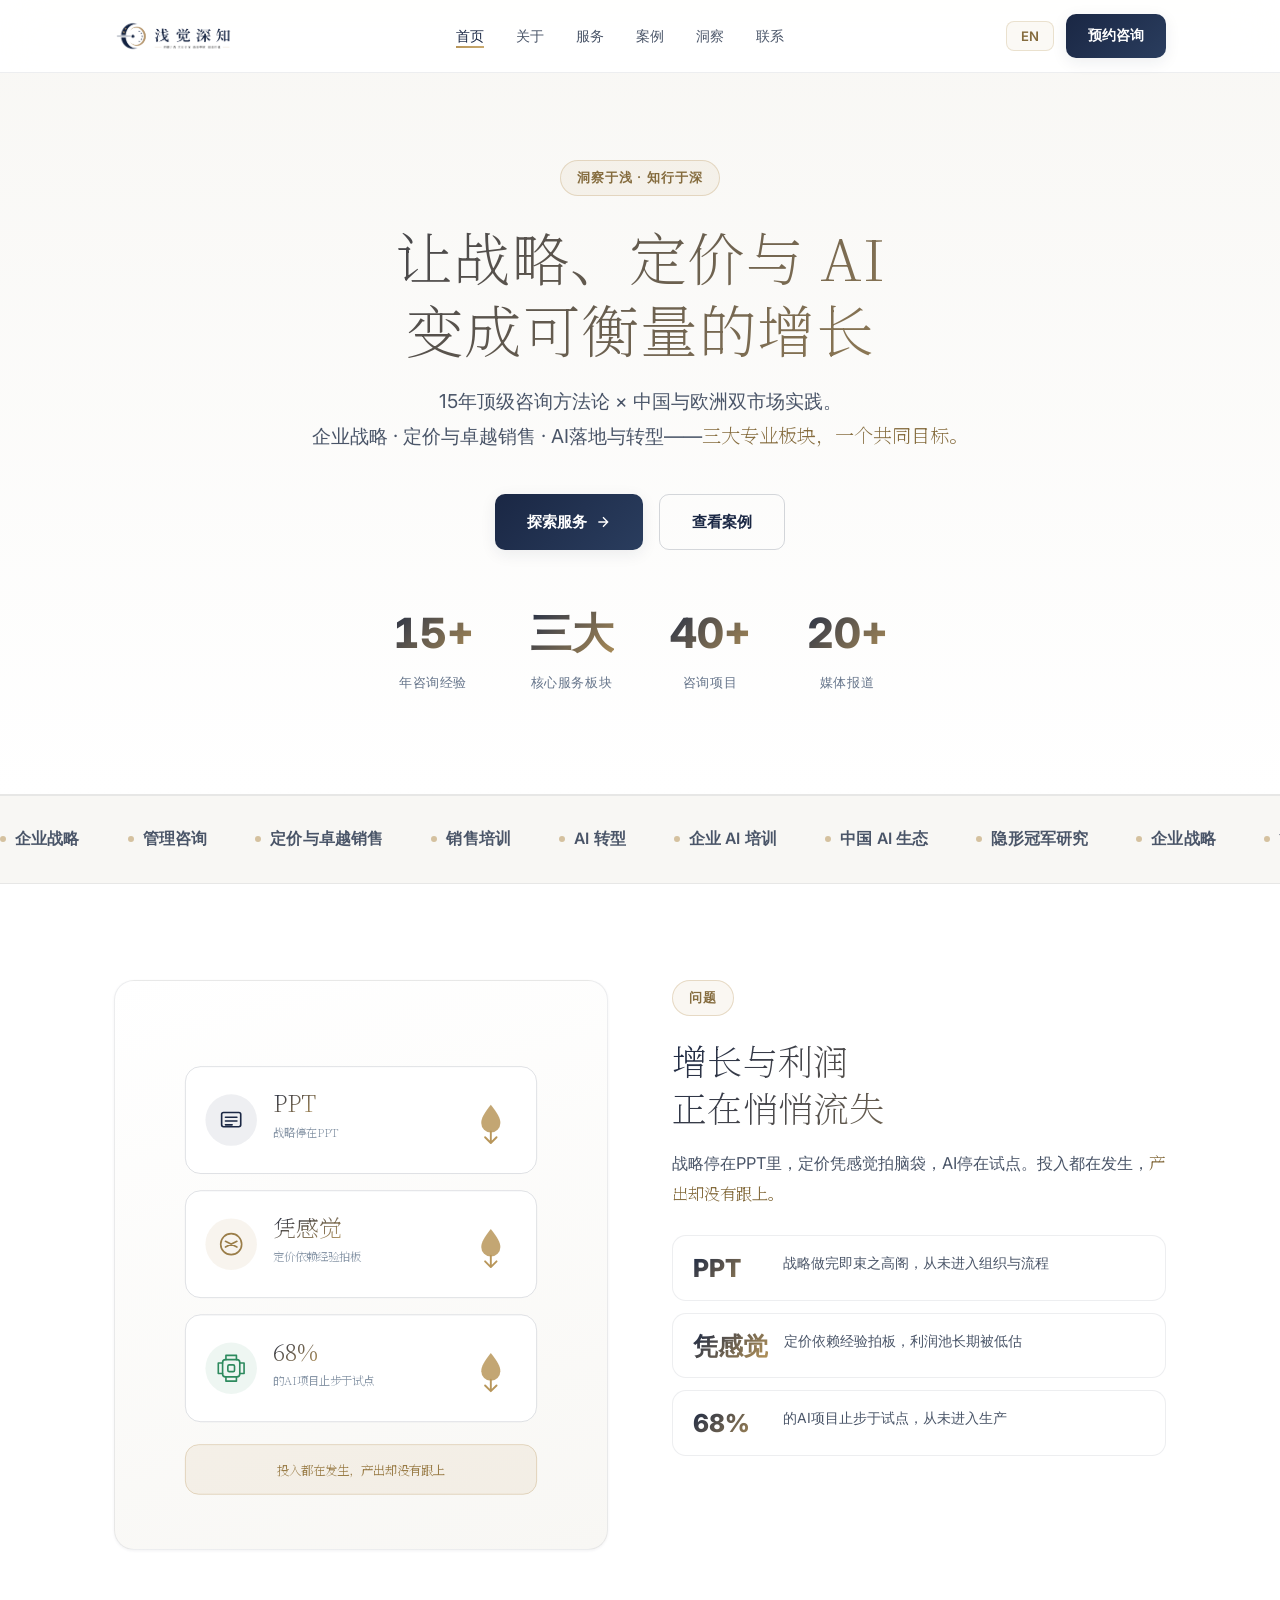
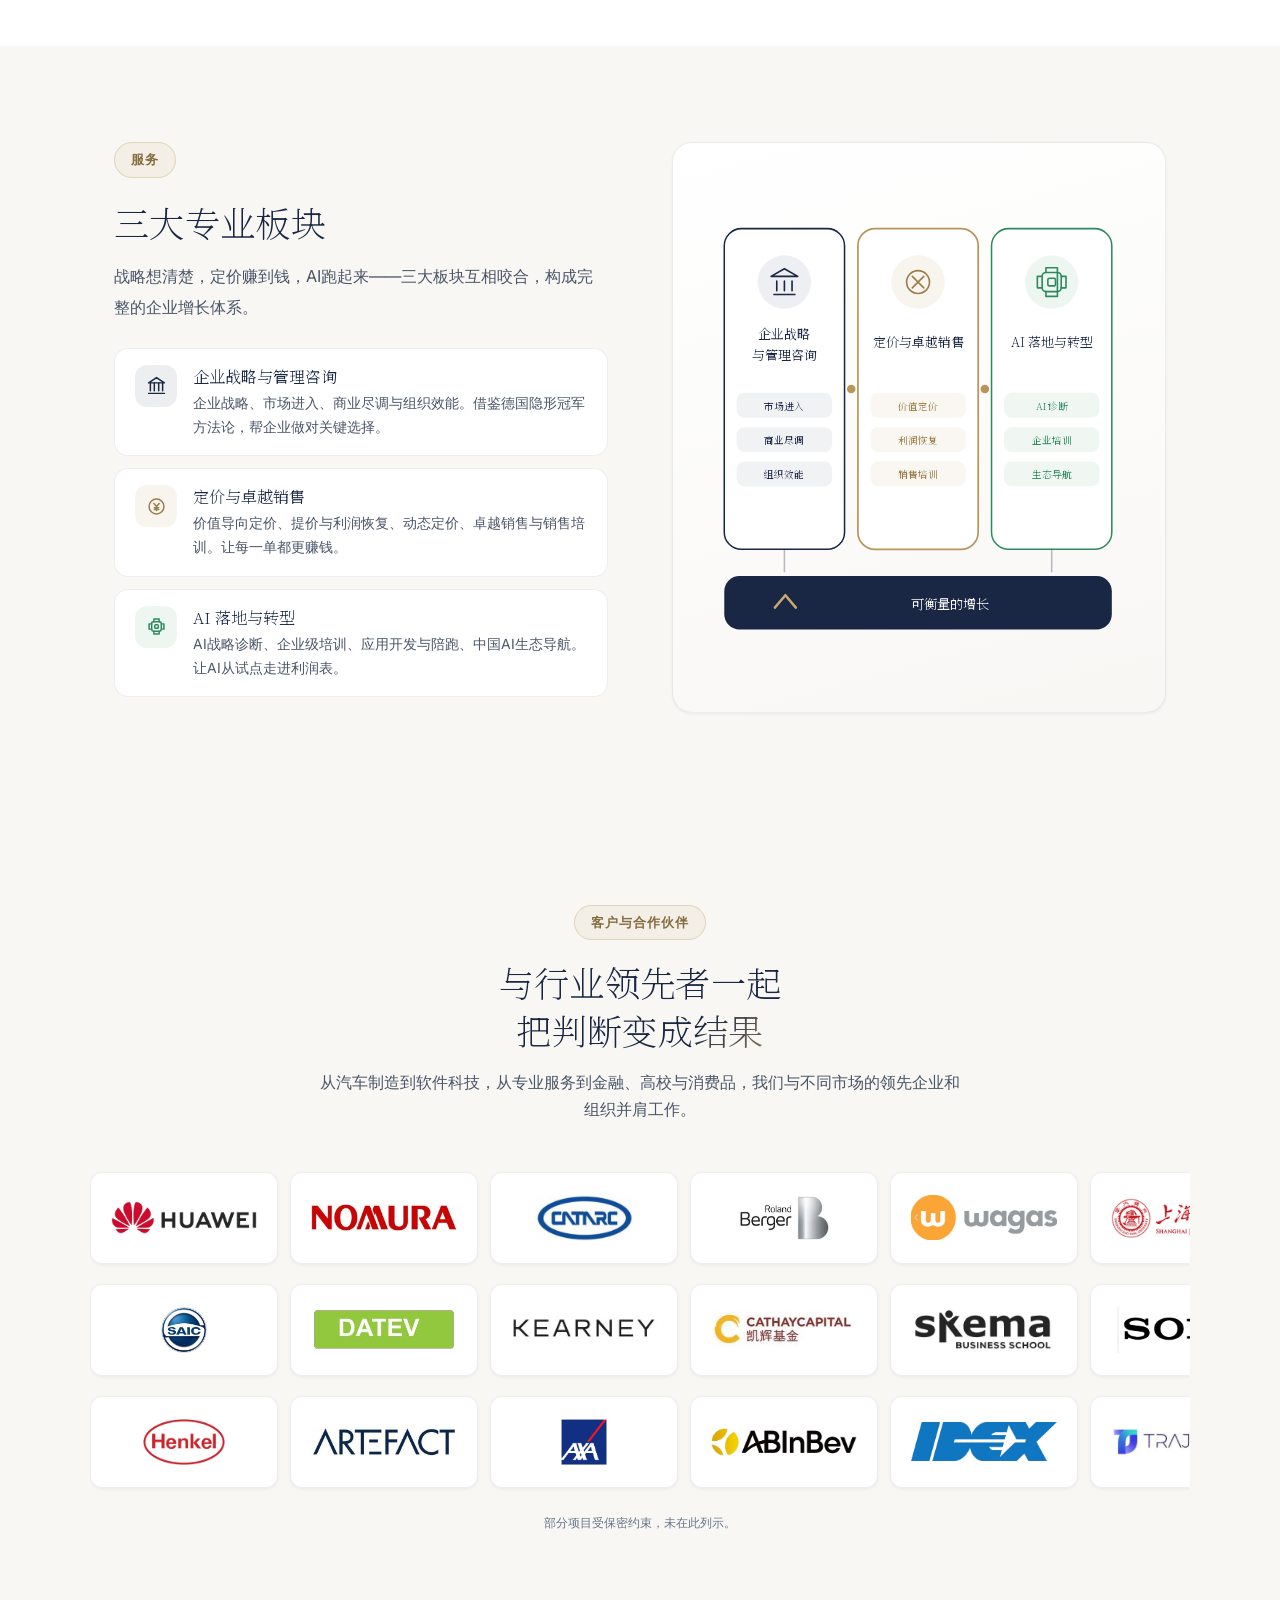
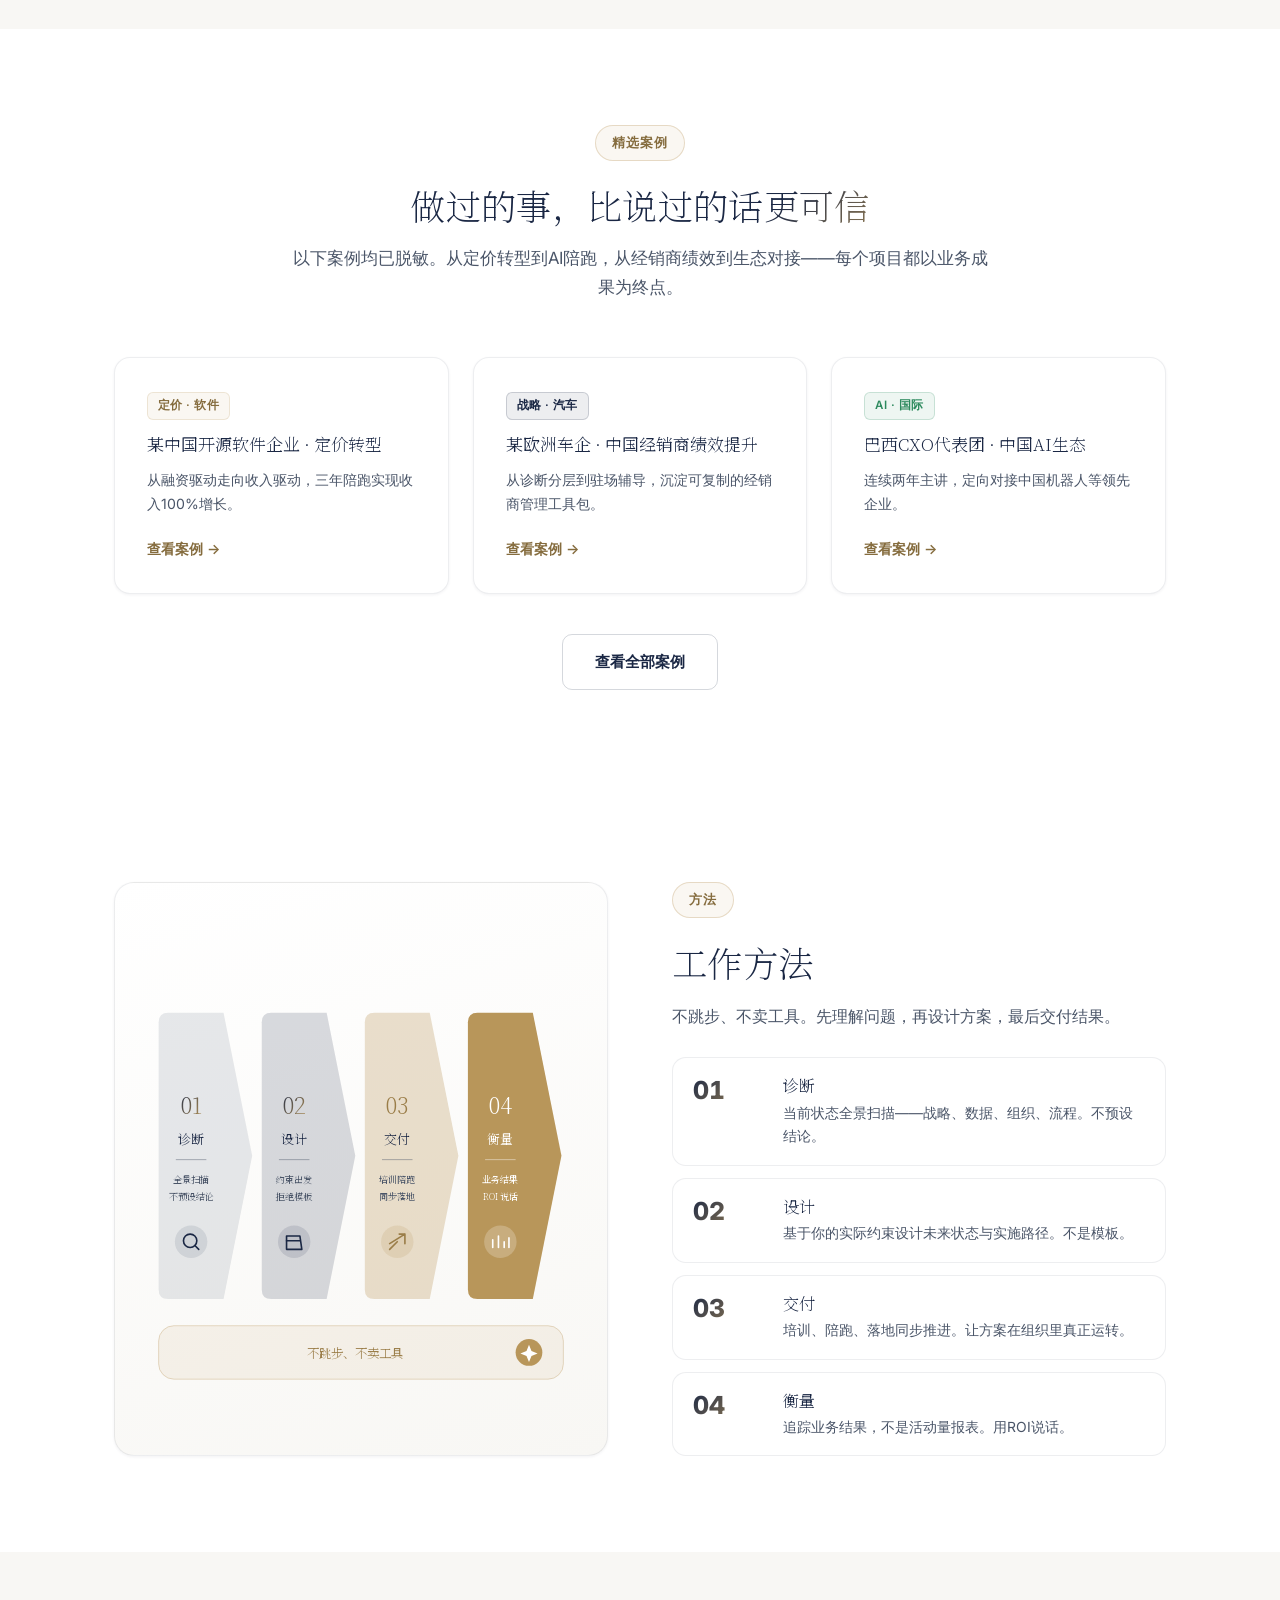
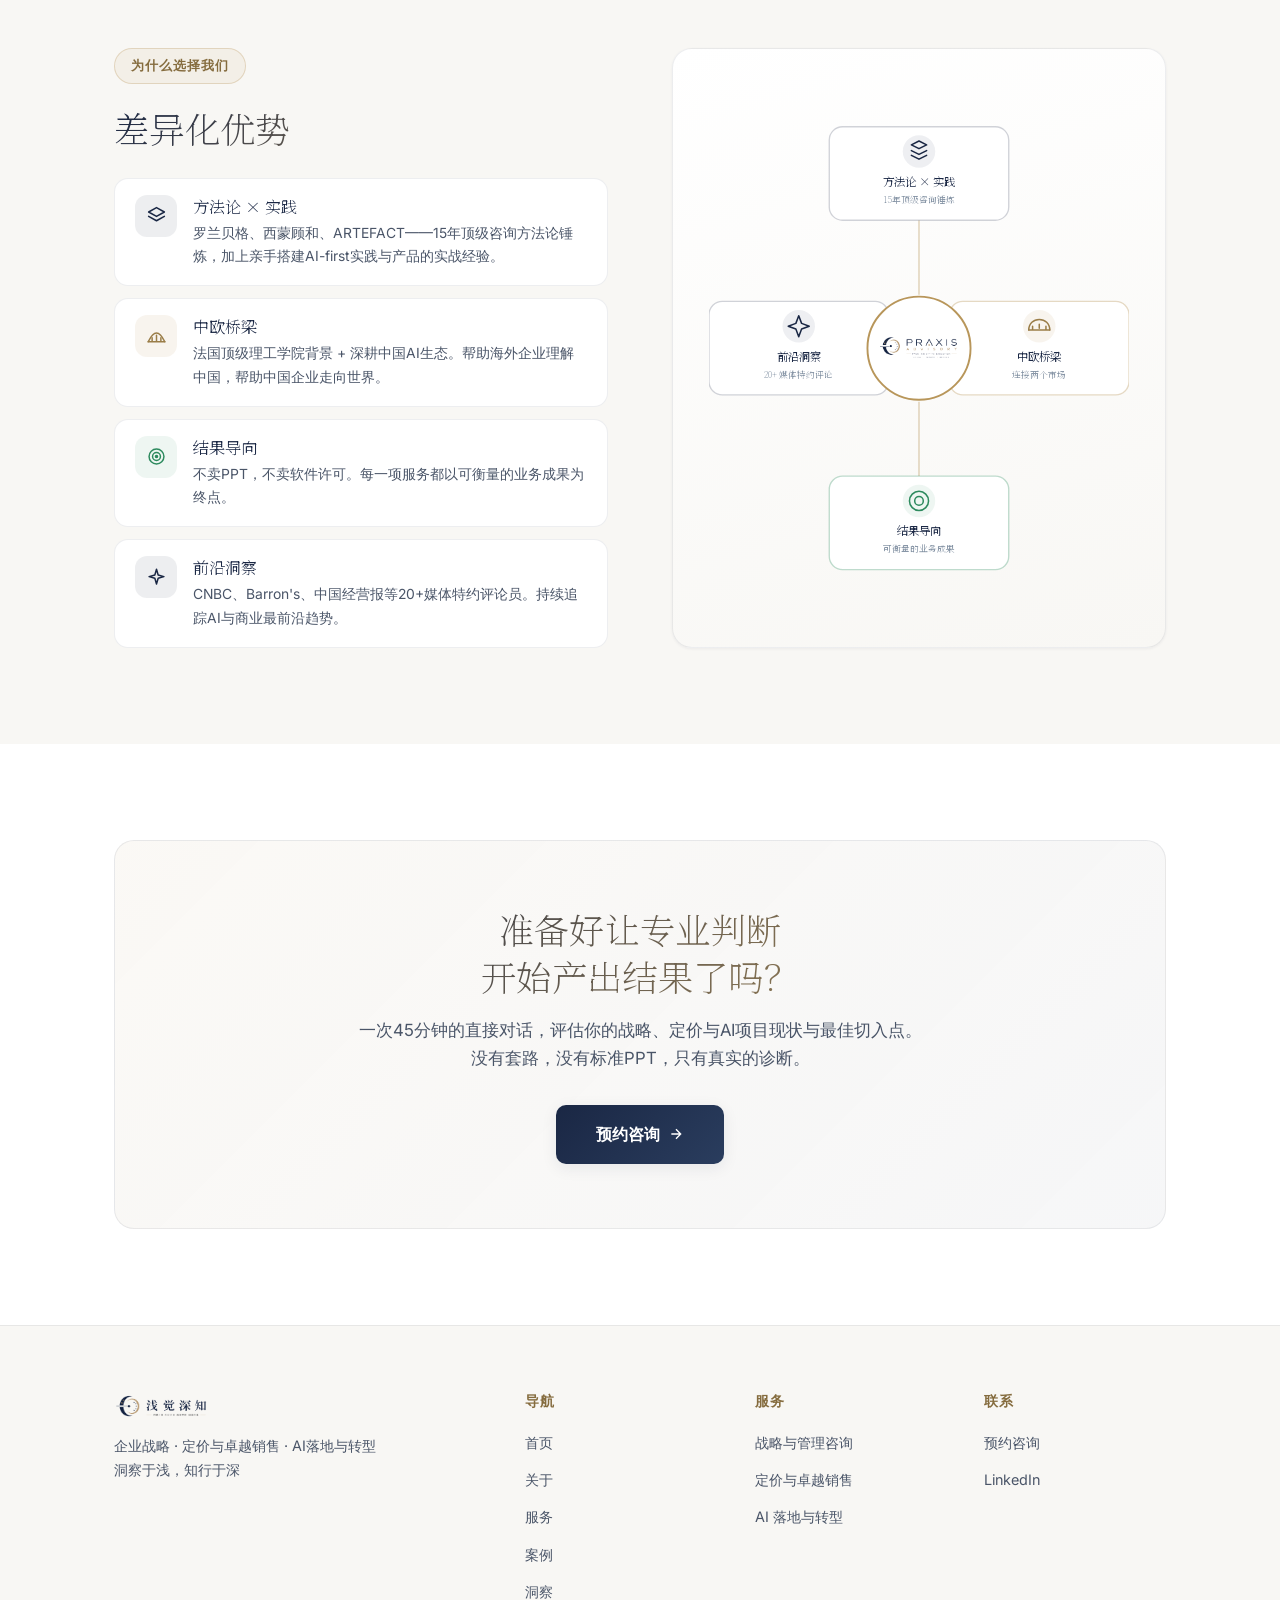
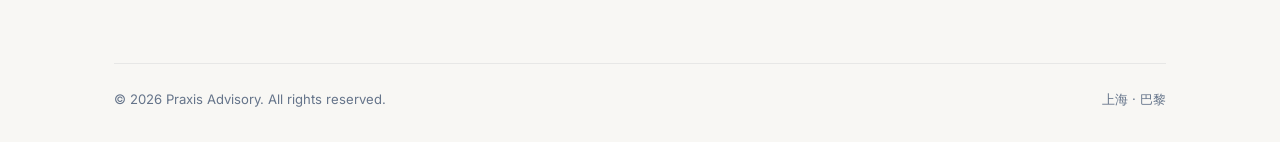
<file: docs/index.html>
<!-- 本文件由 build.mjs 生成；请编辑 src/index.html 并运行 node build.mjs，勿直接修改 -->
<!DOCTYPE html>
<html lang="zh-CN">
<head>
<meta charset="UTF-8">
<meta name="viewport" content="width=device-width, initial-scale=1.0">
<link rel="icon" type="image/png" sizes="32x32" href="assets/favicon-32.png">
<link rel="apple-touch-icon" href="assets/apple-touch-icon.png">
<meta property="og:type" content="website">
<meta property="og:site_name" content="Praxis Advisory">
<meta property="og:title" content="Praxis Advisory — 企业战略 · 定价 · AI 咨询">
<meta property="og:description" content="Praxis Advisory（浅觉深知）— From Insight to Execution. 15年咨询经验，三大专业板块：企业战略与管理咨询、定价与卓越销售、AI落地与转型。连接中国与欧洲。">
<meta property="og:url" content="https://alexandre0820.github.io/PraxisAdvisory/">
<meta property="og:image" content="https://alexandre0820.github.io/PraxisAdvisory/assets/og-cover.png">
<meta property="og:image:width" content="1200">
<meta property="og:image:height" content="630">
<meta property="og:locale" content="zh_CN">
<meta name="twitter:card" content="summary_large_image">
<title>Praxis Advisory — 企业战略 · 定价 · AI 咨询</title>
<meta name="description" content="Praxis Advisory（浅觉深知）— From Insight to Execution. 15年咨询经验，三大专业板块：企业战略与管理咨询、定价与卓越销售、AI落地与转型。连接中国与欧洲。">
<link rel="stylesheet" href="style.css">
<link rel="preconnect" href="https://fonts.googleapis.com">
<link rel="preconnect" href="https://fonts.gstatic.com" crossorigin>
<link rel="stylesheet" href="https://fonts.googleapis.com/css2?family=Inter:wght@400;500;600;700;800&display=swap">
<style>
  .marquee-wrap {
    overflow:hidden; border-top:1px solid var(--border);
    border-bottom:1px solid var(--border); padding:30px 0;
    background:var(--bg2); z-index:1; position:relative;
  }
  .marquee {
    display:flex; gap:48px; animation:marquee 30s linear infinite;
    white-space:nowrap; width:max-content;
  }
  .marquee:hover { animation-play-state:paused; }
  .marquee-item {
    font-size:.98rem; color:var(--text2); font-weight:600; letter-spacing:.01em;
    display:flex; align-items:center; gap:9px; flex-shrink:0;
    text-decoration:none; transition:color .2s;
  }
  .marquee-item:hover { color:var(--navy); }
  .marquee-item:focus-visible { color:var(--navy); outline:2px solid var(--gold); outline-offset:4px; border-radius:6px; }
  .marquee-item .dot { width:6px; height:6px; border-radius:50%; background:var(--gold); opacity:.55; }
  @keyframes marquee {
    0% { transform:translateX(0); }
    100% { transform:translateX(-50%); }
  }
  .cta-banner {
    background: linear-gradient(135deg, rgba(184,150,90,0.06), rgba(26,39,68,0.04));
    border:1px solid var(--border); border-radius:20px;
    padding:64px; text-align:center; position:relative; overflow:hidden;
  }
  .cta-banner h2 { margin-bottom:16px; position:relative; }
  .cta-banner p { margin-bottom:32px; position:relative; }
  .cta-banner .btn { position:relative; }
  .stat-card { text-align:center; }
  .case-feature { display:grid; grid-template-columns:repeat(auto-fit,minmax(320px,1fr)); gap:24px; margin-top:48px; }
  .case-feature a { text-decoration:none; }
  .case-feature .card { display:flex; flex-direction:column; height:100%; }
  .case-feature .card p { flex:1; }
</style>
</head>
<body>

<nav class="nav" id="nav">
  <div class="nav-inner">
    <a href="index.html" class="nav-logo">
      <img src="assets/logo-en.png" alt="Praxis Advisory" style="height:40px;" data-lang="en">
      <img src="assets/logo-cn.png" alt="浅觉深知" style="height:40px;" data-lang="zh">
    </a>
    <ul class="nav-links" id="navLinks">
      <li><a href="index.html" class="active"><span data-lang="zh">首页</span><span data-lang="en">Home</span></a></li>
      <li><a href="about.html"><span data-lang="zh">关于</span><span data-lang="en">About</span></a></li>
      <li><a href="services.html"><span data-lang="zh">服务</span><span data-lang="en">Services</span></a></li>
      <li><a href="cases.html"><span data-lang="zh">案例</span><span data-lang="en">Cases</span></a></li>
      <li><a href="insights.html"><span data-lang="zh">洞察</span><span data-lang="en">Insights</span></a></li>
      <li><a href="contact.html"><span data-lang="zh">联系</span><span data-lang="en">Contact</span></a></li>
    </ul>
    <div class="nav-cta">
      <button class="lang-toggle" onclick="toggleLang()" id="langBtn">EN</button>
      <a href="contact.html" class="btn btn-primary"><span data-lang="zh">预约咨询</span><span data-lang="en">Book a Call</span></a>
    </div>
    <button class="nav-toggle" aria-expanded="false">
      <span class="sr-only" data-lang="zh">打开菜单</span><span class="sr-only" data-lang="en">Open menu</span>
      <svg viewBox="0 0 24 24" fill="none" stroke="currentColor" stroke-width="2"><path d="M3 12h18M3 6h18M3 18h18"/></svg>
    </button>
  </div>
</nav>


<section class="hero">
  <div class="badge"><span data-lang="zh">洞察于浅 · 知行于深</span><span data-lang="en">From Insight to Execution</span></div>
  <h1 class="gradient-text" style="margin-top:24px;">
    <span data-lang="zh">让战略、定价与 AI<br>变成可衡量的增长</span>
    <span data-lang="en">Turn Strategy, Pricing & AI<br>Into Measurable Growth</span>
  </h1>
  <p class="subtitle">
    <span data-lang="zh">15年顶级咨询方法论 × 中国与欧洲双市场实践。<br>企业战略 · 定价与卓越销售 · AI落地与转型——<em class="em">三大专业板块，一个共同目标。</em></span>
    <span data-lang="en">15 years of top-tier consulting methodology × China-Europe practice.<br>Enterprise strategy · Pricing & sales excellence · AI transformation — three disciplines, one outcome.</span>
  </p>
  <div style="display:flex;gap:16px;justify-content:center;flex-wrap:wrap;">
    <a href="services.html" class="btn btn-primary">
      <span data-lang="zh">探索服务</span><span data-lang="en">Our Services</span>
      <svg viewBox="0 0 24 24" fill="none" stroke="currentColor" stroke-width="2"><path d="M5 12h14M12 5l7 7-7 7"/></svg>
    </a>
    <a href="cases.html" class="btn btn-ghost"><span data-lang="zh">查看案例</span><span data-lang="en">View Cases</span></a>
  </div>
  <div class="stats">
    <div class="stat"><div class="stat-num">15+</div><div class="stat-label"><span data-lang="zh">年咨询经验</span><span data-lang="en">Years Experience</span></div></div>
    <div class="stat"><div class="stat-num"><span data-lang="zh">三大</span><span data-lang="en">3</span></div><div class="stat-label"><span data-lang="zh">核心服务板块</span><span data-lang="en">Core Disciplines</span></div></div>
    <div class="stat"><div class="stat-num">40+</div><div class="stat-label"><span data-lang="zh">咨询项目</span><span data-lang="en">Engagements</span></div></div>
    <div class="stat"><div class="stat-num">20+</div><div class="stat-label"><span data-lang="zh">媒体报道</span><span data-lang="en">Publications</span></div></div>
  </div>
</section>

<div class="marquee-wrap">
  <div class="marquee">
    <a class="marquee-item" href="services.html#strategy"><span class="dot"></span><span data-lang="zh">企业战略</span><span data-lang="en">Enterprise Strategy</span></a>
    <a class="marquee-item" href="services.html#strategy"><span class="dot"></span><span data-lang="zh">管理咨询</span><span data-lang="en">Management Consulting</span></a>
    <a class="marquee-item" href="services.html#pricing"><span class="dot"></span><span data-lang="zh">定价与卓越销售</span><span data-lang="en">Pricing & Sales Excellence</span></a>
    <a class="marquee-item" href="services.html#pricing"><span class="dot"></span><span data-lang="zh">销售培训</span><span data-lang="en">Sales Training</span></a>
    <a class="marquee-item" href="services.html#ai"><span class="dot"></span><span data-lang="zh">AI 转型</span><span data-lang="en">AI Transformation</span></a>
    <a class="marquee-item" href="services.html#ai"><span class="dot"></span><span data-lang="zh">企业 AI 培训</span><span data-lang="en">Enterprise AI Training</span></a>
    <a class="marquee-item" href="services.html#ai"><span class="dot"></span><span data-lang="zh">中国 AI 生态</span><span data-lang="en">China AI Ecosystem</span></a>
    <a class="marquee-item" href="services.html#strategy"><span class="dot"></span><span data-lang="zh">隐形冠军研究</span><span data-lang="en">Hidden Champion Research</span></a>
    <a class="marquee-item" href="services.html#strategy" aria-hidden="true"><span class="dot"></span><span data-lang="zh">企业战略</span><span data-lang="en">Enterprise Strategy</span></a>
    <a class="marquee-item" href="services.html#strategy" aria-hidden="true"><span class="dot"></span><span data-lang="zh">管理咨询</span><span data-lang="en">Management Consulting</span></a>
    <a class="marquee-item" href="services.html#pricing" aria-hidden="true"><span class="dot"></span><span data-lang="zh">定价与卓越销售</span><span data-lang="en">Pricing & Sales Excellence</span></a>
    <a class="marquee-item" href="services.html#pricing" aria-hidden="true"><span class="dot"></span><span data-lang="zh">销售培训</span><span data-lang="en">Sales Training</span></a>
    <a class="marquee-item" href="services.html#ai" aria-hidden="true"><span class="dot"></span><span data-lang="zh">AI 转型</span><span data-lang="en">AI Transformation</span></a>
    <a class="marquee-item" href="services.html#ai" aria-hidden="true"><span class="dot"></span><span data-lang="zh">企业 AI 培训</span><span data-lang="en">Enterprise AI Training</span></a>
    <a class="marquee-item" href="services.html#ai" aria-hidden="true"><span class="dot"></span><span data-lang="zh">中国 AI 生态</span><span data-lang="en">China AI Ecosystem</span></a>
    <a class="marquee-item" href="services.html#strategy" aria-hidden="true"><span class="dot"></span><span data-lang="zh">隐形冠军研究</span><span data-lang="en">Hidden Champion Research</span></a>
  </div>
</div>

<section class="section-pad">
  <div class="container">
    <div class="split-grid">
      <div class="split-copy">
        <div class="badge"><span data-lang="zh">问题</span><span data-lang="en">The Problem</span></div>
        <h2 class="gradient-text"><span data-lang="zh">增长与利润<br>正在悄悄流失</span><span data-lang="en">Growth &amp; Profit<br>Are Silently Leaking</span></h2>
        <p class="split-p"><span data-lang="zh">战略停在PPT里，定价凭感觉拍脑袋，AI停在试点。投入都在发生，<em class="em">产出却没有跟上。</em></span><span data-lang="en">Strategy stays on slides. Pricing runs on gut feel. AI stalls in pilots. The investment happens — <em class="em">the outcomes don't.</em></span></p>
        <div class="point-list">
          <div class="point"><div class="point-num">PPT</div><div class="point-body"><p><span data-lang="zh">战略做完即束之高阁，从未进入组织与流程</span><span data-lang="en">Strategy decks shelved before they touch the organization</span></p></div></div>
          <div class="point"><div class="point-num">凭感觉</div><div class="point-body"><p><span data-lang="zh">定价依赖经验拍板，利润池长期被低估</span><span data-lang="en">Pricing by intuition — profit pools left on the table</span></p></div></div>
          <div class="point"><div class="point-num">68%</div><div class="point-body"><p><span data-lang="zh">的AI项目止步于试点，从未进入生产</span><span data-lang="en">of AI projects stall before production</span></p></div></div>
        </div>
      </div>
      <div class="split-visual"><svg viewBox="0 0 440 520" role="img" aria-label="三大痛点导致投入流失示意图">
  <defs>
    <linearGradient id="numGrad" x1="0" y1="0" x2="1" y2="1">
      <stop offset="0" stop-color="#1a2744"/><stop offset="1" stop-color="#b8965a"/>
    </linearGradient>
  </defs>
  <!-- 卡片一：战略停在PPT -->
  <rect x="36" y="52" width="368" height="112" rx="16" fill="#fff" stroke="rgba(26,39,68,.14)"/>
  <circle cx="84" cy="108" r="27" fill="rgba(26,39,68,.07)"/>
  <g transform="translate(84 108)" fill="none" stroke="#1a2744" stroke-width="1.7" stroke-linecap="round" stroke-linejoin="round">
    <rect x="-10" y="-8" width="20" height="15" rx="2"/><path d="M-6 -3h12M-6 1h12M-6 5h7"/>
  </g>
  <text x="128" y="100" font-size="24" font-weight="800" fill="url(#numGrad)" text-anchor="start" font-family="Noto Serif SC, Songti SC, serif" data-lang="zh">PPT</text>
<text x="128" y="100" font-size="24" font-weight="800" fill="url(#numGrad)" text-anchor="start" font-family="Noto Serif SC, Songti SC, serif" data-lang="en">PPT</text>
  <text x="128" y="126" font-size="12" font-weight="500" fill="#8896a7" text-anchor="start" font-family="Noto Serif SC, Songti SC, serif" data-lang="zh">战略停在PPT</text>
<text x="128" y="126" font-size="12" font-weight="500" fill="#8896a7" text-anchor="start" font-family="Noto Serif SC, Songti SC, serif" data-lang="en">Strategy on slides</text>
  <g transform="translate(356 108)">
    <path d="M0 -16 c7 9 10 14 10 19 a10 10 0 0 1 -20 0 c0 -5 3 -10 10 -19 z" fill="#b8965a" opacity=".85"/>
    <path d="M0 12 v10 M-6 18 l6 6 l6 -6" fill="none" stroke="#b8965a" stroke-width="2" stroke-linecap="round" stroke-linejoin="round"/>
  </g>
  <!-- 卡片二：定价凭感觉 -->
  <rect x="36" y="182" width="368" height="112" rx="16" fill="#fff" stroke="rgba(26,39,68,.14)"/>
  <circle cx="84" cy="238" r="27" fill="rgba(184,150,90,.10)"/>
  <g transform="translate(84 238)" fill="none" stroke="#9a7d48" stroke-width="1.7" stroke-linecap="round" stroke-linejoin="round">
    <circle cx="0" cy="0" r="11"/><path d="M-6 -3 L6 3 M-6 3 L6 -3"/>
  </g>
  <text x="128" y="230" font-size="24" font-weight="800" fill="url(#numGrad)" text-anchor="start" font-family="Noto Serif SC, Songti SC, serif" data-lang="zh">凭感觉</text>
<text x="128" y="230" font-size="24" font-weight="800" fill="url(#numGrad)" text-anchor="start" font-family="Noto Serif SC, Songti SC, serif" data-lang="en">Gut feel</text>
  <text x="128" y="256" font-size="12" font-weight="500" fill="#8896a7" text-anchor="start" font-family="Noto Serif SC, Songti SC, serif" data-lang="zh">定价依赖经验拍板</text>
<text x="128" y="256" font-size="12" font-weight="500" fill="#8896a7" text-anchor="start" font-family="Noto Serif SC, Songti SC, serif" data-lang="en">Pricing by intuition</text>
  <g transform="translate(356 238)">
    <path d="M0 -16 c7 9 10 14 10 19 a10 10 0 0 1 -20 0 c0 -5 3 -10 10 -19 z" fill="#b8965a" opacity=".85"/>
    <path d="M0 12 v10 M-6 18 l6 6 l6 -6" fill="none" stroke="#b8965a" stroke-width="2" stroke-linecap="round" stroke-linejoin="round"/>
  </g>
  <!-- 卡片三：AI止步试点 -->
  <rect x="36" y="312" width="368" height="112" rx="16" fill="#fff" stroke="rgba(26,39,68,.14)"/>
  <circle cx="84" cy="368" r="27" fill="rgba(45,138,94,.08)"/>
  <g transform="translate(84 368)" fill="none" stroke="#2d8a5e" stroke-width="1.7" stroke-linecap="round" stroke-linejoin="round">
    <rect x="-9" y="-9" width="18" height="18" rx="3"/><rect x="-3.5" y="-3.5" width="7" height="7" rx="1.5"/>
    <path d="M-5.5 -9 V-13.5 H5.5 V-9 M-5.5 9 V13.5 H5.5 V9 M-9 -5.5 H-13.5 V5.5 H-9 M9 -5.5 H13.5 V5.5 H9"/>
  </g>
  <text x="128" y="360" font-size="24" font-weight="800" fill="url(#numGrad)" text-anchor="start" font-family="Noto Serif SC, Songti SC, serif" data-lang="zh">68%</text>
<text x="128" y="360" font-size="24" font-weight="800" fill="url(#numGrad)" text-anchor="start" font-family="Noto Serif SC, Songti SC, serif" data-lang="en">68%</text>
  <text x="128" y="386" font-size="12" font-weight="500" fill="#8896a7" text-anchor="start" font-family="Noto Serif SC, Songti SC, serif" data-lang="zh">的AI项目止步于试点</text>
<text x="128" y="386" font-size="12" font-weight="500" fill="#8896a7" text-anchor="start" font-family="Noto Serif SC, Songti SC, serif" data-lang="en">of AI projects stall in pilots</text>
  <g transform="translate(356 368)">
    <path d="M0 -16 c7 9 10 14 10 19 a10 10 0 0 1 -20 0 c0 -5 3 -10 10 -19 z" fill="#b8965a" opacity=".85"/>
    <path d="M0 12 v10 M-6 18 l6 6 l6 -6" fill="none" stroke="#b8965a" stroke-width="2" stroke-linecap="round" stroke-linejoin="round"/>
  </g>
  <!-- 底部结论条 -->
  <rect x="36" y="448" width="368" height="52" rx="14" fill="rgba(184,150,90,.10)" stroke="rgba(184,150,90,.35)"/>
  <text x="220" y="480" font-size="13" font-weight="600" fill="#9a7d48" text-anchor="middle" font-family="Noto Serif SC, Songti SC, serif" data-lang="zh">投入都在发生，产出却没有跟上</text>
<text x="220" y="480" font-size="13" font-weight="600" fill="#9a7d48" text-anchor="middle" font-family="Noto Serif SC, Songti SC, serif" data-lang="en">Investment in. Outcomes out.</text>
</svg></div>
    </div>
  </div>
</section>

<section class="section-pad" style="background:var(--bg2);">
  <div class="container">
    <div class="split-grid split-grid--rev">
      <div class="split-copy">
        <div class="badge"><span data-lang="zh">服务</span><span data-lang="en">Services</span></div>
        <h2><span data-lang="zh">三大专业板块</span><span data-lang="en">Three Core Disciplines</span></h2>
        <p class="split-p"><span data-lang="zh">战略想清楚，定价赚到钱，AI跑起来——三大板块互相咬合，构成完整的企业增长体系。</span><span data-lang="en">Clear strategy, profitable pricing, working AI — three disciplines that lock together into one growth system.</span></p>
        <div class="point-list">
          <a class="point" href="services.html#strategy">
            <div class="point-icon" style="background:rgba(26,39,68,0.08);"><svg viewBox="0 0 24 24" fill="none" stroke="#1a2744" stroke-width="1.7" stroke-linecap="round" stroke-linejoin="round"><path d="M12 3l9 6H3l9-6z"/><path d="M5 9v9M9.5 9v9M14.5 9v9M19 9v9"/><path d="M3 21h18"/></svg></div>
            <div class="point-body"><h3><span data-lang="zh">企业战略与管理咨询</span><span data-lang="en">Strategy &amp; Management Consulting</span></h3><p><span data-lang="zh">企业战略、市场进入、商业尽调与组织效能。借鉴德国隐形冠军方法论，帮企业做对关键选择。</span><span data-lang="en">Corporate strategy, market entry, commercial due diligence and organizational effectiveness — informed by hidden-champion methodology.</span></p></div>
          </a>
          <a class="point" href="services.html#pricing">
            <div class="point-icon" style="background:rgba(184,150,90,0.1);"><svg viewBox="0 0 24 24" fill="none" stroke="#9a7d48" stroke-width="1.7" stroke-linecap="round" stroke-linejoin="round"><circle cx="12" cy="12" r="8.5"/><path d="M9 8.5l3 3.5 3-3.5M12 12v4.5M9.5 13.5h5M9.5 15.5h5"/></svg></div>
            <div class="point-body"><h3><span data-lang="zh">定价与卓越销售</span><span data-lang="en">Pricing &amp; Sales Excellence</span></h3><p><span data-lang="zh">价值导向定价、提价与利润恢复、动态定价、卓越销售与销售培训。让每一单都更赚钱。</span><span data-lang="en">Value-based pricing, margin recovery, dynamic pricing, sales excellence and sales training — make every deal more profitable.</span></p></div>
          </a>
          <a class="point" href="services.html#ai">
            <div class="point-icon" style="background:rgba(45,138,94,0.08);"><svg viewBox="0 0 24 24" fill="none" stroke="#2d8a5e" stroke-width="1.7" stroke-linecap="round" stroke-linejoin="round"><rect x="6.5" y="6.5" width="11" height="11" rx="2"/><rect x="10" y="10" width="4" height="4" rx="1"/><path d="M9 6.5V3.5h6v3M9 17.5v3h6v-3M6.5 9H3.5v6h3M17.5 9h3v6h-3"/></svg></div>
            <div class="point-body"><h3><span data-lang="zh">AI 落地与转型</span><span data-lang="en">AI Implementation &amp; Transformation</span></h3><p><span data-lang="zh">AI战略诊断、企业级培训、应用开发与陪跑、中国AI生态导航。让AI从试点走进利润表。</span><span data-lang="en">AI strategy, enterprise training, application development &amp; co-piloting, and China ecosystem navigation — from pilot to P&amp;L.</span></p></div>
          </a>
        </div>
      </div>
      <div class="split-visual"><svg viewBox="0 0 440 520" role="img" aria-label="三大专业板块示意图">
  <!-- 柱一：战略 -->
  <rect x="16" y="52" width="126" height="336" rx="18" fill="#fff" stroke="#1a2744" stroke-width="1.6"/>
  <circle cx="79" cy="108" r="28" fill="rgba(26,39,68,.07)"/>
  <g transform="translate(79 108)" fill="none" stroke="#1a2744" stroke-width="1.7" stroke-linecap="round" stroke-linejoin="round">
    <path d="M0 -14 L14 -6 H-14 Z"/><path d="M-8 -1 v10 M0 -1 v10 M8 -1 v10"/><path d="M-11 13 H11"/>
  </g>
  <text x="79" y="168" font-size="13.5" font-weight="700" fill="#1a2744" text-anchor="middle" font-family="Noto Serif SC, Songti SC, serif" data-lang="zh">企业战略</text>
<text x="79" y="168" font-size="11.5" font-weight="700" fill="#1a2744" text-anchor="middle" font-family="Noto Serif SC, Songti SC, serif" data-lang="en">Strategy &</text>
  <text x="79" y="190" font-size="13.5" font-weight="700" fill="#1a2744" text-anchor="middle" font-family="Noto Serif SC, Songti SC, serif" data-lang="zh">与管理咨询</text>
<text x="79" y="190" font-size="11.5" font-weight="700" fill="#1a2744" text-anchor="middle" font-family="Noto Serif SC, Songti SC, serif" data-lang="en">Management</text>
  <rect x="29" y="224" width="100" height="26" rx="8" fill="rgba(26,39,68,.06)"/>
<text x="79" y="241.5" font-size="10" font-weight="500" fill="#1a2744" text-anchor="middle" font-family="Noto Serif SC, Songti SC, serif" data-lang="zh">市场进入</text>
<text x="79" y="241.5" font-size="9" font-weight="500" fill="#1a2744" text-anchor="middle" font-family="Noto Serif SC, Songti SC, serif" data-lang="en">Market Entry</text>
  <rect x="29" y="260" width="100" height="26" rx="8" fill="rgba(26,39,68,.06)"/>
<text x="79" y="277.5" font-size="10" font-weight="500" fill="#1a2744" text-anchor="middle" font-family="Noto Serif SC, Songti SC, serif" data-lang="zh">商业尽调</text>
<text x="79" y="277.5" font-size="9" font-weight="500" fill="#1a2744" text-anchor="middle" font-family="Noto Serif SC, Songti SC, serif" data-lang="en">Due Diligence</text>
  <rect x="29" y="296" width="100" height="26" rx="8" fill="rgba(26,39,68,.06)"/>
<text x="79" y="313.5" font-size="10" font-weight="500" fill="#1a2744" text-anchor="middle" font-family="Noto Serif SC, Songti SC, serif" data-lang="zh">组织效能</text>
<text x="79" y="313.5" font-size="9" font-weight="500" fill="#1a2744" text-anchor="middle" font-family="Noto Serif SC, Songti SC, serif" data-lang="en">Org Design</text>
  <!-- 柱二：定价 -->
  <rect x="156" y="52" width="126" height="336" rx="18" fill="#fff" stroke="#b8965a" stroke-width="1.8"/>
  <circle cx="219" cy="108" r="28" fill="rgba(184,150,90,.10)"/>
  <g transform="translate(219 108)" fill="none" stroke="#9a7d48" stroke-width="1.7" stroke-linecap="round" stroke-linejoin="round">
    <circle cx="0" cy="0" r="12"/><path d="M-6 -6 L6 6 M-6 6 L6 -6"/>
  </g>
  <text x="219" y="176" font-size="13.5" font-weight="700" fill="#1a2744" text-anchor="middle" font-family="Noto Serif SC, Songti SC, serif" data-lang="zh">定价与卓越销售</text>
<text x="219" y="176" font-size="11.5" font-weight="700" fill="#1a2744" text-anchor="middle" font-family="Noto Serif SC, Songti SC, serif" data-lang="en">Pricing & Sales</text>
  <rect x="169" y="224" width="100" height="26" rx="8" fill="rgba(184,150,90,.08)"/>
<text x="219" y="241.5" font-size="10" font-weight="500" fill="#9a7d48" text-anchor="middle" font-family="Noto Serif SC, Songti SC, serif" data-lang="zh">价值定价</text>
<text x="219" y="241.5" font-size="9" font-weight="500" fill="#9a7d48" text-anchor="middle" font-family="Noto Serif SC, Songti SC, serif" data-lang="en">Value Pricing</text>
  <rect x="169" y="260" width="100" height="26" rx="8" fill="rgba(184,150,90,.08)"/>
<text x="219" y="277.5" font-size="10" font-weight="500" fill="#9a7d48" text-anchor="middle" font-family="Noto Serif SC, Songti SC, serif" data-lang="zh">利润恢复</text>
<text x="219" y="277.5" font-size="9" font-weight="500" fill="#9a7d48" text-anchor="middle" font-family="Noto Serif SC, Songti SC, serif" data-lang="en">Margin Uplift</text>
  <rect x="169" y="296" width="100" height="26" rx="8" fill="rgba(184,150,90,.08)"/>
<text x="219" y="313.5" font-size="10" font-weight="500" fill="#9a7d48" text-anchor="middle" font-family="Noto Serif SC, Songti SC, serif" data-lang="zh">销售培训</text>
<text x="219" y="313.5" font-size="9" font-weight="500" fill="#9a7d48" text-anchor="middle" font-family="Noto Serif SC, Songti SC, serif" data-lang="en">Sales Training</text>
  <!-- 柱三：AI -->
  <rect x="296" y="52" width="126" height="336" rx="18" fill="#fff" stroke="#2d8a5e" stroke-width="1.6"/>
  <circle cx="359" cy="108" r="28" fill="rgba(45,138,94,.08)"/>
  <g transform="translate(359 108)" fill="none" stroke="#2d8a5e" stroke-width="1.7" stroke-linecap="round" stroke-linejoin="round">
    <rect x="-10" y="-10" width="20" height="20" rx="4"/><rect x="-4" y="-4" width="8" height="8" rx="1.5"/>
    <path d="M-6 -10 V-15 H6 V-10 M-6 10 V15 H6 V-10 M-10 -6 H-15 V6 H-10 M10 -6 H15 V6 H10"/>
  </g>
  <text x="359" y="176" font-size="13.5" font-weight="700" fill="#1a2744" text-anchor="middle" font-family="Noto Serif SC, Songti SC, serif" data-lang="zh">AI 落地与转型</text>
<text x="359" y="176" font-size="11.5" font-weight="700" fill="#1a2744" text-anchor="middle" font-family="Noto Serif SC, Songti SC, serif" data-lang="en">AI Transformation</text>
  <rect x="309" y="224" width="100" height="26" rx="8" fill="rgba(45,138,94,.07)"/>
<text x="359" y="241.5" font-size="10" font-weight="500" fill="#2d8a5e" text-anchor="middle" font-family="Noto Serif SC, Songti SC, serif" data-lang="zh">AI 诊断</text>
<text x="359" y="241.5" font-size="9" font-weight="500" fill="#2d8a5e" text-anchor="middle" font-family="Noto Serif SC, Songti SC, serif" data-lang="en">AI Strategy</text>
  <rect x="309" y="260" width="100" height="26" rx="8" fill="rgba(45,138,94,.07)"/>
<text x="359" y="277.5" font-size="10" font-weight="500" fill="#2d8a5e" text-anchor="middle" font-family="Noto Serif SC, Songti SC, serif" data-lang="zh">企业培训</text>
<text x="359" y="277.5" font-size="9" font-weight="500" fill="#2d8a5e" text-anchor="middle" font-family="Noto Serif SC, Songti SC, serif" data-lang="en">Team Training</text>
  <rect x="309" y="296" width="100" height="26" rx="8" fill="rgba(45,138,94,.07)"/>
<text x="359" y="313.5" font-size="10" font-weight="500" fill="#2d8a5e" text-anchor="middle" font-family="Noto Serif SC, Songti SC, serif" data-lang="zh">生态导航</text>
<text x="359" y="313.5" font-size="9" font-weight="500" fill="#2d8a5e" text-anchor="middle" font-family="Noto Serif SC, Songti SC, serif" data-lang="en">Ecosystem Nav</text>
  <!-- 间隙连接点 -->
  <circle cx="149" cy="220" r="4.5" fill="#b8965a"/><circle cx="289" cy="220" r="4.5" fill="#b8965a"/>
  <!-- 汇入增长 -->
  <g stroke="rgba(26,39,68,.3)" stroke-width="1.6">
    <line x1="79" y1="388" x2="79" y2="412"/><line x1="359" y1="388" x2="359" y2="412"/>
  </g>
  <rect x="16" y="416" width="406" height="56" rx="16" fill="#1a2744"/>
  <g transform="translate(80 444)">
    <path d="M-11 5 L0 -8 L11 5" fill="none" stroke="#c9a96e" stroke-width="2.6" stroke-linecap="round" stroke-linejoin="round"/>
  </g>
  <text x="252" y="450" font-size="14" font-weight="700" fill="#fff" text-anchor="middle" font-family="Noto Serif SC, Songti SC, serif" data-lang="zh">可衡量的增长</text>
<text x="252" y="450" font-size="12" font-weight="700" fill="#fff" text-anchor="middle" font-family="Noto Serif SC, Songti SC, serif" data-lang="en">Measurable Growth</text>
</svg></div>
    </div>
  </div>
</section>

<section class="section-pad client-portfolio" id="clients">
  <div class="container">
    <div class="client-intro">
      <div class="badge"><span data-lang="zh">客户与合作伙伴</span><span data-lang="en">Clients &amp; Partners</span></div>
      <h2 style="margin-top:18px;"><span data-lang="zh">与行业领先者一起<br>把判断变成<em class="hl">结果</em></span><span data-lang="en">Trusted by Leaders<br>Across Industries</span></h2>
      <p style="margin-top:16px;"><span data-lang="zh">从汽车制造到软件科技，从专业服务到金融、高校与消费品，我们与不同市场的领先企业和组织并肩工作。</span><span data-lang="en">From automotive and software to professional services, finance, academia and consumer goods, we work alongside leading organizations across markets.</span></p>
    </div>
    <div class="client-marquee" style="--client-speed:48s;--client-delay:-10s" aria-label="Client and partner logos"><div class="client-track">
      <div class="client-logo-group">
        <div class="client-logo"><img src="assets/client-logos/huawei.png" alt="Huawei"></div><div class="client-logo"><img src="assets/client-logos/nomura.png" alt="Nomura"></div><div class="client-logo"><img src="assets/client-logos/cntarc.png" alt="CNTARC"></div><div class="client-logo"><img src="assets/client-logos/roland-berger.png" alt="Roland Berger"></div><div class="client-logo"><img src="assets/client-logos/wagas.png" alt="wagas"></div><div class="client-logo"><img src="assets/client-logos/sjtu.png" alt="Shanghai Jiao Tong University"></div><div class="client-logo"><img src="assets/client-logos/suwen-ai.png" alt="SUWEN.AI"></div><div class="client-logo"><img src="assets/client-logos/tuv-rheinland.png" alt="TÜV Rheinland"></div><div class="client-logo"><img src="assets/client-logos/advent.png" alt="Advent"></div><div class="client-logo"><img src="assets/client-logos/mhp.png" alt="MHP"></div><div class="client-logo"><img src="assets/client-logos/tushifu.png" alt="兔师傅"></div><div class="client-logo"><img src="assets/client-logos/valueonline.png" alt="价值在线"></div>
      </div><div class="client-logo-group" aria-hidden="true">
        <div class="client-logo"><img src="assets/client-logos/huawei.png" alt=""></div><div class="client-logo"><img src="assets/client-logos/nomura.png" alt=""></div><div class="client-logo"><img src="assets/client-logos/cntarc.png" alt=""></div><div class="client-logo"><img src="assets/client-logos/roland-berger.png" alt=""></div><div class="client-logo"><img src="assets/client-logos/wagas.png" alt=""></div><div class="client-logo"><img src="assets/client-logos/sjtu.png" alt=""></div><div class="client-logo"><img src="assets/client-logos/suwen-ai.png" alt=""></div><div class="client-logo"><img src="assets/client-logos/tuv-rheinland.png" alt=""></div><div class="client-logo"><img src="assets/client-logos/advent.png" alt=""></div><div class="client-logo"><img src="assets/client-logos/mhp.png" alt=""></div><div class="client-logo"><img src="assets/client-logos/tushifu.png" alt=""></div><div class="client-logo"><img src="assets/client-logos/valueonline.png" alt=""></div>
      </div>
    </div></div>
    <div class="client-marquee client-marquee--reverse" style="--client-speed:58s;--client-delay:-24s"><div class="client-track">
      <div class="client-logo-group">
        <div class="client-logo"><img src="assets/client-logos/saic.png" alt="SAIC"></div><div class="client-logo"><img src="assets/client-logos/datev.png" alt="DATEV"></div><div class="client-logo"><img src="assets/client-logos/kearney.png" alt="Kearney"></div><div class="client-logo"><img src="assets/client-logos/cathay-capital.png" alt="Cathay Capital"></div><div class="client-logo"><img src="assets/client-logos/skema.png" alt="SKEMA"></div><div class="client-logo"><img src="assets/client-logos/sony.png" alt="Sony"></div><div class="client-logo"><img src="assets/client-logos/volkswagen.png" alt="Volkswagen"></div><div class="client-logo"><img src="assets/client-logos/zentao.png" alt="禅道 ZenTao"></div><div class="client-logo"><img src="assets/client-logos/arthur-d-little.png" alt="Arthur D. Little"></div><div class="client-logo"><img src="assets/client-logos/gaocheng.png" alt="高成投资"></div><div class="client-logo"><img src="assets/client-logos/knightauto.png" alt="KnightAuto"></div><div class="client-logo"><img src="assets/client-logos/jcg.png" alt="Janus Continental Group"></div><div class="client-logo client-logo--gov"><span class="client-seal">甬</span><span class="client-city">Ningbo · 宁波</span></div>
      </div><div class="client-logo-group" aria-hidden="true">
        <div class="client-logo"><img src="assets/client-logos/saic.png" alt=""></div><div class="client-logo"><img src="assets/client-logos/datev.png" alt=""></div><div class="client-logo"><img src="assets/client-logos/kearney.png" alt=""></div><div class="client-logo"><img src="assets/client-logos/cathay-capital.png" alt=""></div><div class="client-logo"><img src="assets/client-logos/skema.png" alt=""></div><div class="client-logo"><img src="assets/client-logos/sony.png" alt=""></div><div class="client-logo"><img src="assets/client-logos/volkswagen.png" alt=""></div><div class="client-logo"><img src="assets/client-logos/zentao.png" alt=""></div><div class="client-logo"><img src="assets/client-logos/arthur-d-little.png" alt=""></div><div class="client-logo"><img src="assets/client-logos/gaocheng.png" alt=""></div><div class="client-logo"><img src="assets/client-logos/knightauto.png" alt=""></div><div class="client-logo"><img src="assets/client-logos/jcg.png" alt=""></div><div class="client-logo client-logo--gov"><span class="client-seal">甬</span><span class="client-city">Ningbo · 宁波</span></div>
      </div>
    </div></div>
    <div class="client-marquee" style="--client-speed:54s;--client-delay:-38s"><div class="client-track">
      <div class="client-logo-group">
        <div class="client-logo"><img src="assets/client-logos/henkel.png" alt="Henkel"></div><div class="client-logo"><img src="assets/client-logos/artefact.png" alt="Artefact"></div><div class="client-logo"><img src="assets/client-logos/axa.png" alt="AXA"></div><div class="client-logo"><img src="assets/client-logos/ab-inbev.png" alt="AB InBev"></div><div class="client-logo"><img src="assets/client-logos/idex.png" alt="IDEX"></div><div class="client-logo"><img src="assets/client-logos/trajectry.png" alt="Trajectry"></div><div class="client-logo"><img src="assets/client-logos/forvia.png" alt="FORVIA"></div><div class="client-logo"><img src="assets/client-logos/ne-shidai.png" alt="NE时代"></div><div class="client-logo"><img src="assets/client-logos/continental.png" alt="Continental"></div><div class="client-logo"><img src="assets/client-logos/art-logics.png" alt="ART logics"></div><div class="client-logo client-logo--gov"><span class="client-seal">沪</span><span class="client-city">Shanghai · 上海</span></div><div class="client-logo client-logo--gov"><span class="client-seal">苏</span><span class="client-city">Suzhou · 苏州</span></div>
      </div><div class="client-logo-group" aria-hidden="true">
        <div class="client-logo"><img src="assets/client-logos/henkel.png" alt=""></div><div class="client-logo"><img src="assets/client-logos/artefact.png" alt=""></div><div class="client-logo"><img src="assets/client-logos/axa.png" alt=""></div><div class="client-logo"><img src="assets/client-logos/ab-inbev.png" alt=""></div><div class="client-logo"><img src="assets/client-logos/idex.png" alt=""></div><div class="client-logo"><img src="assets/client-logos/trajectry.png" alt=""></div><div class="client-logo"><img src="assets/client-logos/forvia.png" alt=""></div><div class="client-logo"><img src="assets/client-logos/ne-shidai.png" alt=""></div><div class="client-logo"><img src="assets/client-logos/continental.png" alt=""></div><div class="client-logo"><img src="assets/client-logos/art-logics.png" alt=""></div><div class="client-logo client-logo--gov"><span class="client-seal">沪</span><span class="client-city">Shanghai · 上海</span></div><div class="client-logo client-logo--gov"><span class="client-seal">苏</span><span class="client-city">Suzhou · 苏州</span></div>
      </div>
    </div></div>
    <p class="client-note"><span data-lang="zh">部分项目受保密约束，未在此列示。</span><span data-lang="en">Some engagements are confidential and are not shown here.</span></p>
  </div>
</section>

<section class="section-pad">
  <div class="container">
    <div class="section-header">
      <div class="badge"><span data-lang="zh">精选案例</span><span data-lang="en">Featured Cases</span></div>
      <h2><span data-lang="zh">做过的事，比说过的话<em class="hl">更可信</em></span><span data-lang="en">What We've Done Speaks Louder</span></h2>
      <p><span data-lang="zh">以下案例均已脱敏。从定价转型到AI陪跑，从经销商绩效到生态对接——每个项目都以业务成果为终点。</span><span data-lang="en">Anonymized by design. From pricing transformation to AI co-piloting, from dealer performance to ecosystem connections — every engagement ends in outcomes.</span></p>
    </div>
    <div class="case-feature">
      <a href="cases.html#pricing"><div class="card">
        <div class="case-top" style="margin-bottom:12px;"><span class="tag tag--gold"><span data-lang="zh">定价 · 软件</span><span data-lang="en">Pricing · Software</span></span></div>
        <h3 style="font-size:1.05rem;"><span data-lang="zh">某中国开源软件企业 · 定价转型</span><span data-lang="en">Chinese Open-Source Firm · Pricing Transformation</span></h3>
        <p style="font-size:.88rem;"><span data-lang="zh">从融资驱动走向收入驱动，三年陪跑实现收入100%增长。</span><span data-lang="en">Three-year co-pilot that doubled revenue — from capital-driven to revenue-driven growth.</span></p>
        <span class="card-link"><span data-lang="zh">查看案例 →</span><span data-lang="en">View Case →</span></span>
      </div></a>
      <a href="cases.html#strategy"><div class="card">
        <div class="case-top" style="margin-bottom:12px;"><span class="tag tag--navy"><span data-lang="zh">战略 · 汽车</span><span data-lang="en">Strategy · Auto</span></span></div>
        <h3 style="font-size:1.05rem;"><span data-lang="zh">某欧洲车企 · 中国经销商绩效提升</span><span data-lang="en">European OEM · Dealer Performance in China</span></h3>
        <p style="font-size:.88rem;"><span data-lang="zh">从诊断分层到驻场辅导，沉淀可复制的经销商管理工具包。</span><span data-lang="en">Diagnosis, tiering and on-site coaching — a dealer-management toolkit rolled out network-wide.</span></p>
        <span class="card-link"><span data-lang="zh">查看案例 →</span><span data-lang="en">View Case →</span></span>
      </div></a>
      <a href="cases.html#ai"><div class="card">
        <div class="case-top" style="margin-bottom:12px;"><span class="tag tag--green"><span data-lang="zh">AI · 国际</span><span data-lang="en">AI · International</span></span></div>
        <h3 style="font-size:1.05rem;"><span data-lang="zh">巴西CXO代表团 · 中国AI生态</span><span data-lang="en">Brazilian CXOs · China AI Ecosystem</span></h3>
        <p style="font-size:.88rem;"><span data-lang="zh">连续两年主讲，定向对接中国机器人等领先企业。</span><span data-lang="en">Two years running — ecosystem briefings plus targeted connections to Chinese robotics leaders.</span></p>
        <span class="card-link"><span data-lang="zh">查看案例 →</span><span data-lang="en">View Case →</span></span>
      </div></a>
    </div>
    <div style="text-align:center;margin-top:40px;">
      <a href="cases.html" class="btn btn-ghost"><span data-lang="zh">查看全部案例</span><span data-lang="en">All Case Studies</span></a>
    </div>
  </div>
</section>

<section class="section-pad">
  <div class="container">
    <div class="split-grid">
      <div class="split-copy">
        <div class="badge"><span data-lang="zh">方法</span><span data-lang="en">Approach</span></div>
        <h2><span data-lang="zh">工作方法</span><span data-lang="en">How We Work</span></h2>
        <p class="split-p"><span data-lang="zh">不跳步、不卖工具。先理解问题，再设计方案，最后交付结果。</span><span data-lang="en">No shortcuts. No vendor agenda. Understand first, design second, deliver last.</span></p>
        <div class="point-list">
          <div class="point"><div class="point-num">01</div><div class="point-body"><h3><span data-lang="zh">诊断</span><span data-lang="en">Assess</span></h3><p><span data-lang="zh">当前状态全景扫描——战略、数据、组织、流程。不预设结论。</span><span data-lang="en">Current-state mapping across strategy, data, organization, and process. No assumptions.</span></p></div></div>
          <div class="point"><div class="point-num">02</div><div class="point-body"><h3><span data-lang="zh">设计</span><span data-lang="en">Design</span></h3><p><span data-lang="zh">基于你的实际约束设计未来状态与实施路径。不是模板。</span><span data-lang="en">Future-state design built around your actual constraints. Not a template.</span></p></div></div>
          <div class="point"><div class="point-num">03</div><div class="point-body"><h3><span data-lang="zh">交付</span><span data-lang="en">Deliver</span></h3><p><span data-lang="zh">培训、陪跑、落地同步推进。让方案在组织里真正运转。</span><span data-lang="en">Training, co-piloting and implementation in parallel — making the plan work inside the organization.</span></p></div></div>
          <div class="point"><div class="point-num">04</div><div class="point-body"><h3><span data-lang="zh">衡量</span><span data-lang="en">Measure</span></h3><p><span data-lang="zh">追踪业务结果，不是活动量报表。用ROI说话。</span><span data-lang="en">Track business outcomes, not activity dashboards. ROI speaks.</span></p></div></div>
        </div>
      </div>
      <div class="split-visual"><svg viewBox="0 0 440 520" role="img" aria-label="四步递进工作方法箭头图">
  <defs>
    <linearGradient id="numGrad3" x1="0" y1="0" x2="1" y2="1">
      <stop offset="0" stop-color="#1a2744"/><stop offset="1" stop-color="#b8965a"/>
    </linearGradient>
  </defs>
  <!-- 箭头一：诊断 -->
  <path d="M18 96 L76 96 L106 246.0 L76 396 L18 396 Q8 396 8 386 L8 106 Q8 96 18 96 Z" fill="rgba(26,39,68,.10)"/>
    <text x="42.0" y="202" font-size="23" font-weight="800" fill="url(#numGrad3)" text-anchor="middle" font-family="Noto Serif SC, Songti SC, serif" data-lang="zh">01</text>
<text x="42.0" y="202" font-size="23" font-weight="800" fill="url(#numGrad3)" text-anchor="middle" font-family="Noto Serif SC, Songti SC, serif" data-lang="en">01</text>
    <text x="42.0" y="234" font-size="13.5" font-weight="700" fill="#1a2744" text-anchor="middle" font-family="Noto Serif SC, Songti SC, serif" data-lang="zh">诊断</text>
<text x="42.0" y="234" font-size="11.5" font-weight="700" fill="#1a2744" text-anchor="middle" font-family="Noto Serif SC, Songti SC, serif" data-lang="en">Assess</text>
    <line x1="26.0" y1="250" x2="58.0" y2="250" stroke="#4a5568" stroke-width="1" opacity=".45"/>
    <text x="42.0" y="274" font-size="9.5" font-weight="500" fill="#4a5568" text-anchor="middle" font-family="Noto Serif SC, Songti SC, serif" data-lang="zh">全景扫描</text>
<text x="42.0" y="274" font-size="8.5" font-weight="500" fill="#4a5568" text-anchor="middle" font-family="Noto Serif SC, Songti SC, serif" data-lang="en">Full scan</text>
    <text x="42.0" y="292" font-size="9.5" font-weight="500" fill="#4a5568" text-anchor="middle" font-family="Noto Serif SC, Songti SC, serif" data-lang="zh">不预设结论</text>
<text x="42.0" y="292" font-size="8.5" font-weight="500" fill="#4a5568" text-anchor="middle" font-family="Noto Serif SC, Songti SC, serif" data-lang="en">No bias</text>
    <circle cx="42.0" cy="336" r="17" fill="rgba(26,39,68,.10)"/>
    <g transform="translate(42.0 336)" fill="none" stroke="#1a2744" stroke-width="1.7" stroke-linecap="round"><circle cx="-1" cy="-1" r="7"/><path d="M4 4 L8 8"/></g>
  <!-- 箭头二：设计 -->
  <path d="M126 96 L184 96 L214 246.0 L184 396 L126 396 Q116 396 116 386 L116 106 Q116 96 126 96 Z" fill="rgba(26,39,68,.17)"/>
    <text x="150.0" y="202" font-size="23" font-weight="800" fill="url(#numGrad3)" text-anchor="middle" font-family="Noto Serif SC, Songti SC, serif" data-lang="zh">02</text>
<text x="150.0" y="202" font-size="23" font-weight="800" fill="url(#numGrad3)" text-anchor="middle" font-family="Noto Serif SC, Songti SC, serif" data-lang="en">02</text>
    <text x="150.0" y="234" font-size="13.5" font-weight="700" fill="#1a2744" text-anchor="middle" font-family="Noto Serif SC, Songti SC, serif" data-lang="zh">设计</text>
<text x="150.0" y="234" font-size="11.5" font-weight="700" fill="#1a2744" text-anchor="middle" font-family="Noto Serif SC, Songti SC, serif" data-lang="en">Design</text>
    <line x1="134.0" y1="250" x2="166.0" y2="250" stroke="#4a5568" stroke-width="1" opacity=".45"/>
    <text x="150.0" y="274" font-size="9.5" font-weight="500" fill="#4a5568" text-anchor="middle" font-family="Noto Serif SC, Songti SC, serif" data-lang="zh">约束出发</text>
<text x="150.0" y="274" font-size="8.5" font-weight="500" fill="#4a5568" text-anchor="middle" font-family="Noto Serif SC, Songti SC, serif" data-lang="en">Real limits</text>
    <text x="150.0" y="292" font-size="9.5" font-weight="500" fill="#4a5568" text-anchor="middle" font-family="Noto Serif SC, Songti SC, serif" data-lang="zh">拒绝模板</text>
<text x="150.0" y="292" font-size="8.5" font-weight="500" fill="#4a5568" text-anchor="middle" font-family="Noto Serif SC, Songti SC, serif" data-lang="en">No template</text>
    <circle cx="150.0" cy="336" r="17" fill="rgba(26,39,68,.12)"/>
    <g transform="translate(150.0 336)" fill="none" stroke="#1a2744" stroke-width="1.7" stroke-linecap="round" stroke-linejoin="round"><path d="M-8 8 L-8 -6 L6 -6 L8 8 Z"/><path d="M-8 -1 H6"/></g>
  <!-- 箭头三：交付 -->
  <path d="M234 96 L292 96 L322 246.0 L292 396 L234 396 Q224 396 224 386 L224 106 Q224 96 234 96 Z" fill="rgba(184,150,90,.30)"/>
    <text x="258.0" y="202" font-size="23" font-weight="800" fill="#9a7d48" text-anchor="middle" font-family="Noto Serif SC, Songti SC, serif" data-lang="zh">03</text>
<text x="258.0" y="202" font-size="23" font-weight="800" fill="#9a7d48" text-anchor="middle" font-family="Noto Serif SC, Songti SC, serif" data-lang="en">03</text>
    <text x="258.0" y="234" font-size="13.5" font-weight="700" fill="#1a2744" text-anchor="middle" font-family="Noto Serif SC, Songti SC, serif" data-lang="zh">交付</text>
<text x="258.0" y="234" font-size="11.5" font-weight="700" fill="#1a2744" text-anchor="middle" font-family="Noto Serif SC, Songti SC, serif" data-lang="en">Deliver</text>
    <line x1="242.0" y1="250" x2="274.0" y2="250" stroke="#4a5568" stroke-width="1" opacity=".45"/>
    <text x="258.0" y="274" font-size="9.5" font-weight="500" fill="#4a5568" text-anchor="middle" font-family="Noto Serif SC, Songti SC, serif" data-lang="zh">培训陪跑</text>
<text x="258.0" y="274" font-size="8.5" font-weight="500" fill="#4a5568" text-anchor="middle" font-family="Noto Serif SC, Songti SC, serif" data-lang="en">Co-piloting</text>
    <text x="258.0" y="292" font-size="9.5" font-weight="500" fill="#4a5568" text-anchor="middle" font-family="Noto Serif SC, Songti SC, serif" data-lang="zh">同步落地</text>
<text x="258.0" y="292" font-size="8.5" font-weight="500" fill="#4a5568" text-anchor="middle" font-family="Noto Serif SC, Songti SC, serif" data-lang="en">In parallel</text>
    <circle cx="258.0" cy="336" r="17" fill="rgba(184,150,90,.18)"/>
    <g transform="translate(258.0 336)" fill="none" stroke="#9a7d48" stroke-width="1.7" stroke-linecap="round" stroke-linejoin="round"><path d="M-8 2 L8 -8 M8 -8 H2 M8 -8 V2"/><path d="M-8 8 L0 0"/></g>
  <!-- 箭头四：衡量 -->
  <path d="M342 96 L400 96 L430 246.0 L400 396 L342 396 Q332 396 332 386 L332 106 Q332 96 342 96 Z" fill="#b8965a"/>
    <text x="366.0" y="202" font-size="23" font-weight="800" fill="#fff" text-anchor="middle" font-family="Noto Serif SC, Songti SC, serif" data-lang="zh">04</text>
<text x="366.0" y="202" font-size="23" font-weight="800" fill="#fff" text-anchor="middle" font-family="Noto Serif SC, Songti SC, serif" data-lang="en">04</text>
    <text x="366.0" y="234" font-size="13.5" font-weight="700" fill="#fff" text-anchor="middle" font-family="Noto Serif SC, Songti SC, serif" data-lang="zh">衡量</text>
<text x="366.0" y="234" font-size="11.5" font-weight="700" fill="#fff" text-anchor="middle" font-family="Noto Serif SC, Songti SC, serif" data-lang="en">Measure</text>
    <line x1="350.0" y1="250" x2="382.0" y2="250" stroke="#fff" stroke-width="1" opacity=".45"/>
    <text x="366.0" y="274" font-size="9.5" font-weight="500" fill="#fff" text-anchor="middle" font-family="Noto Serif SC, Songti SC, serif" data-lang="zh">业务结果</text>
<text x="366.0" y="274" font-size="8.5" font-weight="500" fill="#fff" text-anchor="middle" font-family="Noto Serif SC, Songti SC, serif" data-lang="en">Outcomes</text>
    <text x="366.0" y="292" font-size="9.5" font-weight="500" fill="#fff" text-anchor="middle" font-family="Noto Serif SC, Songti SC, serif" data-lang="zh">ROI 说话</text>
<text x="366.0" y="292" font-size="8.5" font-weight="500" fill="#fff" text-anchor="middle" font-family="Noto Serif SC, Songti SC, serif" data-lang="en">ROI speaks</text>
    <circle cx="366.0" cy="336" r="17" fill="rgba(255,255,255,.22)"/>
    <g transform="translate(366.0 336)" fill="none" stroke="#fff" stroke-width="1.7" stroke-linecap="round" stroke-linejoin="round"><path d="M-8 6 V-2 M-2 6 V-6 M4 6 V0 M9 6 V-4"/></g>
  <!-- 底部结论 -->
  <rect x="8" y="424" width="424" height="56" rx="16" fill="rgba(184,150,90,.10)" stroke="rgba(184,150,90,.35)"/>
  <text x="214" y="458" font-size="13" font-weight="600" fill="#9a7d48" text-anchor="middle" font-family="Noto Serif SC, Songti SC, serif" data-lang="zh">不跳步、不卖工具</text>
<text x="214" y="458" font-size="11" font-weight="600" fill="#9a7d48" text-anchor="middle" font-family="Noto Serif SC, Songti SC, serif" data-lang="en">No shortcuts. No vendor agenda.</text>
  <circle cx="396" cy="452" r="14" fill="#b8965a"/>
  <path d="M396 444 l2.6 6.4 6.4 2.6 -6.4 2.6 -2.6 6.4 -2.6 -6.4 -6.4 -2.6 6.4 -2.6 Z" fill="#fff"/>
</svg></div>
    </div>
  </div>
</section>

<section class="section-pad" style="background:var(--bg2);">
  <div class="container">
    <div class="split-grid split-grid--rev">
      <div class="split-copy">
        <div class="badge"><span data-lang="zh">为什么选择我们</span><span data-lang="en">Why Praxis</span></div>
        <h2 class="gradient-text"><span data-lang="zh">差异化优势</span><span data-lang="en">What Sets Us Apart</span></h2>
        <div class="point-list">
          <div class="point">
            <div class="point-icon" style="background:rgba(26,39,68,0.08);"><svg viewBox="0 0 24 24" fill="none" stroke="#1a2744" stroke-width="1.7" stroke-linecap="round" stroke-linejoin="round"><path d="M12 3l9 5-9 5-9-5 9-5z"/><path d="M3 13l9 5 9-5"/></svg></div>
            <div class="point-body"><h3><span data-lang="zh">方法论 × 实践</span><span data-lang="en">Methodology × Practice</span></h3><p><span data-lang="zh">罗兰贝格、西蒙顾和、ARTEFACT——15年顶级咨询方法论锤炼，加上亲手搭建AI-first实践与产品的实战经验。</span><span data-lang="en">Roland Berger, Simon-Kucher, ARTEFACT — 15 years of top-tier consulting methodology, plus hands-on AI-first practice and product building.</span></p></div>
          </div>
          <div class="point">
            <div class="point-icon" style="background:rgba(184,150,90,0.1);"><svg viewBox="0 0 24 24" fill="none" stroke="#9a7d48" stroke-width="1.7" stroke-linecap="round" stroke-linejoin="round"><path d="M2.5 18c3.5-7 6.5-10 9.5-10s6 3 9.5 10"/><path d="M2.5 18h19M7 13.5V18M12 10.5V18M17 13.5V18"/></svg></div>
            <div class="point-body"><h3><span data-lang="zh">中欧桥梁</span><span data-lang="en">China-Europe Bridge</span></h3><p><span data-lang="zh">法国顶级理工学院背景 + 深耕中国AI生态。帮助海外企业理解中国，帮助中国企业走向世界。</span><span data-lang="en">École Polytechnique background + deep China AI ecosystem knowledge. Connecting both worlds.</span></p></div>
          </div>
          <div class="point">
            <div class="point-icon" style="background:rgba(45,138,94,0.08);"><svg viewBox="0 0 24 24" fill="none" stroke="#2d8a5e" stroke-width="1.7" stroke-linecap="round" stroke-linejoin="round"><circle cx="12" cy="12" r="8.5"/><circle cx="12" cy="12" r="4.5"/><circle cx="12" cy="12" r="1.2" fill="#2d8a5e"/></svg></div>
            <div class="point-body"><h3><span data-lang="zh">结果导向</span><span data-lang="en">Outcome Accountable</span></h3><p><span data-lang="zh">不卖PPT，不卖软件许可。每一项服务都以可衡量的业务成果为终点。</span><span data-lang="en">No decks. No software licenses. Every engagement ends with measurable business results.</span></p></div>
          </div>
          <div class="point">
            <div class="point-icon" style="background:rgba(26,39,68,0.08);"><svg viewBox="0 0 24 24" fill="none" stroke="#1a2744" stroke-width="1.7" stroke-linecap="round" stroke-linejoin="round"><path d="M12 2.5l1.9 6.6 6.6 1.9-6.6 1.9L12 19.5l-1.9-6.6-6.6-1.9 6.6-1.9L12 2.5z"/></svg></div>
            <div class="point-body"><h3><span data-lang="zh">前沿洞察</span><span data-lang="en">Cutting-Edge Insight</span></h3><p><span data-lang="zh">CNBC、Barron's、中国经营报等20+媒体特约评论员。持续追踪AI与商业最前沿趋势。</span><span data-lang="en">Featured in CNBC, Barron's, SCMP and 20+ publications. Continuously tracking AI and business frontier trends.</span></p></div>
          </div>
        </div>
      </div>
      <div class="split-visual"><svg viewBox="0 0 440 520" role="img" aria-label="差异化优势辐射示意图">
  <!-- 连接线 -->
  <g stroke="rgba(184,150,90,.45)" stroke-width="1.4">
    <line x1="220" y1="204" x2="220" y2="126"/><line x1="274" y1="260" x2="334" y2="260"/>
    <line x1="220" y1="316" x2="220" y2="394"/><line x1="166" y1="260" x2="106" y2="260"/>
  </g>
  <!-- 四节点卡片 -->
  <rect x="126" y="28" width="188" height="98" rx="14" fill="#fff" stroke="rgba(26,39,68,.2)" stroke-width="1.4"/>
  <g transform="translate(220 54)"><circle cx="0" cy="0" r="17" fill="rgba(26,39,68,.07)"/>
    <g fill="none" stroke="#1a2744" stroke-width="1.6" stroke-linecap="round" stroke-linejoin="round">
      <path d="M-8 -7 L0 -11 L8 -7 L0 -3 Z"/><path d="M-8 -1 L0 3 L8 -1"/><path d="M-8 4 L0 8 L8 4"/>
    </g>
  </g>
  <text x="220" y="90" font-size="12" font-weight="700" fill="#1a2744" text-anchor="middle" font-family="Noto Serif SC, Songti SC, serif" data-lang="zh">方法论 × 实践</text>
<text x="220" y="90" font-size="10.5" font-weight="700" fill="#1a2744" text-anchor="middle" font-family="Noto Serif SC, Songti SC, serif" data-lang="en">Methodology × Practice</text>
  <text x="220" y="108" font-size="9" font-weight="500" fill="#8896a7" text-anchor="middle" font-family="Noto Serif SC, Songti SC, serif" data-lang="zh">15年顶级咨询锤炼</text>
<text x="220" y="108" font-size="8" font-weight="500" fill="#8896a7" text-anchor="middle" font-family="Noto Serif SC, Songti SC, serif" data-lang="en">15 years of top-tier work</text>
  <rect x="252" y="211" width="188" height="98" rx="14" fill="#fff" stroke="rgba(184,150,90,.35)" stroke-width="1.4"/>
  <g transform="translate(346 237)"><circle cx="0" cy="0" r="17" fill="rgba(184,150,90,.10)"/>
    <g fill="none" stroke="#9a7d48" stroke-width="1.6" stroke-linecap="round" stroke-linejoin="round">
      <path d="M-11 4 C -11 -3, -6 -7, 0 -7 S 11 -3, 11 4"/><path d="M-11 4 H11 M-7 0 v4 M0 -2 v4 M7 0 v4"/>
    </g>
  </g>
  <text x="346" y="273" font-size="12" font-weight="700" fill="#1a2744" text-anchor="middle" font-family="Noto Serif SC, Songti SC, serif" data-lang="zh">中欧桥梁</text>
<text x="346" y="273" font-size="10.5" font-weight="700" fill="#1a2744" text-anchor="middle" font-family="Noto Serif SC, Songti SC, serif" data-lang="en">China-Europe Bridge</text>
  <text x="346" y="291" font-size="9" font-weight="500" fill="#8896a7" text-anchor="middle" font-family="Noto Serif SC, Songti SC, serif" data-lang="zh">连接两个市场</text>
<text x="346" y="291" font-size="8" font-weight="500" fill="#8896a7" text-anchor="middle" font-family="Noto Serif SC, Songti SC, serif" data-lang="en">Connecting both worlds</text>
  <rect x="126" y="394" width="188" height="98" rx="14" fill="#fff" stroke="rgba(45,138,94,.3)" stroke-width="1.4"/>
  <g transform="translate(220 420)"><circle cx="0" cy="0" r="17" fill="rgba(45,138,94,.08)"/>
    <g fill="none" stroke="#2d8a5e" stroke-width="1.6" stroke-linecap="round" stroke-linejoin="round">
      <circle cx="0" cy="0" r="10"/><circle cx="0" cy="0" r="4.5"/>
    </g>
  </g>
  <text x="220" y="456" font-size="12" font-weight="700" fill="#1a2744" text-anchor="middle" font-family="Noto Serif SC, Songti SC, serif" data-lang="zh">结果导向</text>
<text x="220" y="456" font-size="10.5" font-weight="700" fill="#1a2744" text-anchor="middle" font-family="Noto Serif SC, Songti SC, serif" data-lang="en">Outcome Accountable</text>
  <text x="220" y="474" font-size="9" font-weight="500" fill="#8896a7" text-anchor="middle" font-family="Noto Serif SC, Songti SC, serif" data-lang="zh">可衡量的业务成果</text>
<text x="220" y="474" font-size="8" font-weight="500" fill="#8896a7" text-anchor="middle" font-family="Noto Serif SC, Songti SC, serif" data-lang="en">Measurable business results</text>
  <rect x="0" y="211" width="188" height="98" rx="14" fill="#fff" stroke="rgba(26,39,68,.2)" stroke-width="1.4"/>
  <g transform="translate(94 237)"><circle cx="0" cy="0" r="17" fill="rgba(26,39,68,.07)"/>
    <g fill="none" stroke="#1a2744" stroke-width="1.6" stroke-linecap="round" stroke-linejoin="round">
      <path d="M0 -11 L3 -3 L11 0 L3 3 L0 11 L-3 3 L-11 0 L-3 -3 Z"/>
    </g>
  </g>
  <text x="94" y="273" font-size="12" font-weight="700" fill="#1a2744" text-anchor="middle" font-family="Noto Serif SC, Songti SC, serif" data-lang="zh">前沿洞察</text>
<text x="94" y="273" font-size="10.5" font-weight="700" fill="#1a2744" text-anchor="middle" font-family="Noto Serif SC, Songti SC, serif" data-lang="en">Cutting-Edge Insight</text>
  <text x="94" y="291" font-size="9" font-weight="500" fill="#8896a7" text-anchor="middle" font-family="Noto Serif SC, Songti SC, serif" data-lang="zh">20+ 媒体特约评论</text>
<text x="94" y="291" font-size="8" font-weight="500" fill="#8896a7" text-anchor="middle" font-family="Noto Serif SC, Songti SC, serif" data-lang="en">20+ publications</text>
  <!-- 中心：英文 logo -->
  <circle cx="220" cy="260" r="54" fill="#ffffff" stroke="#b8965a" stroke-width="2"/>
  <image href="assets/logo-en.png" x="176" y="244" width="88" height="29" preserveAspectRatio="xMidYMid meet"/>
</svg></div>
    </div>
  </div>
</section>

<section class="section-pad">
  <div class="container">
    <div class="cta-banner">
      <h2 class="gradient-text">
        <span data-lang="zh">准备好让专业判断<br>开始产出结果了吗？</span>
        <span data-lang="en">Ready to Turn Expertise<br>Into Results?</span>
      </h2>
      <p style="color:var(--text2);font-size:1.05rem;">
        <span data-lang="zh">一次45分钟的直接对话，评估你的战略、定价与AI项目现状与最佳切入点。<br>没有套路，没有标准PPT，只有真实的诊断。</span>
        <span data-lang="en">A 45-minute direct conversation to assess where your strategy, pricing and AI programs stand.<br>No pitch. No standard deck. A real assessment.</span>
      </p>
      <a href="contact.html" class="btn btn-primary" style="font-size:1rem;padding:16px 40px;">
        <span data-lang="zh">预约咨询</span><span data-lang="en">Book a Discovery Call</span>
        <svg viewBox="0 0 24 24" fill="none" stroke="currentColor" stroke-width="2"><path d="M5 12h14M12 5l7 7-7 7"/></svg>
      </a>
    </div>
  </div>
</section>

<footer class="footer">
  <div class="container">
    <div class="footer-grid">
      <div class="footer-brand">
        <a href="index.html" class="nav-logo" style="margin-bottom:8px;">
          <img src="assets/logo-en.png" alt="Praxis Advisory" style="height:32px;" data-lang="en">
          <img src="assets/logo-cn.png" alt="浅觉深知" style="height:32px;" data-lang="zh">
        </a>
        <p><span data-lang="zh">企业战略 · 定价与卓越销售 · AI落地与转型<br>洞察于浅，知行于深</span><span data-lang="en">Enterprise Strategy · Pricing &amp; Sales Excellence · AI Transformation<br>From Insight to Execution</span></p>
      </div>
      <div><h4><span data-lang="zh">导航</span><span data-lang="en">Navigation</span></h4><ul><li><a href="index.html"><span data-lang="zh">首页</span><span data-lang="en">Home</span></a></li><li><a href="about.html"><span data-lang="zh">关于</span><span data-lang="en">About</span></a></li><li><a href="services.html"><span data-lang="zh">服务</span><span data-lang="en">Services</span></a></li><li><a href="cases.html"><span data-lang="zh">案例</span><span data-lang="en">Cases</span></a></li><li><a href="insights.html"><span data-lang="zh">洞察</span><span data-lang="en">Insights</span></a></li></ul></div>
      <div><h4><span data-lang="zh">服务</span><span data-lang="en">Services</span></h4><ul><li><a href="services.html#strategy"><span data-lang="zh">战略与管理咨询</span><span data-lang="en">Strategy &amp; Mgmt</span></a></li><li><a href="services.html#pricing"><span data-lang="zh">定价与卓越销售</span><span data-lang="en">Pricing &amp; Sales</span></a></li><li><a href="services.html#ai"><span data-lang="zh">AI 落地与转型</span><span data-lang="en">AI Transformation</span></a></li></ul></div>
      <div><h4><span data-lang="zh">联系</span><span data-lang="en">Contact</span></h4><ul><li><a href="contact.html"><span data-lang="zh">预约咨询</span><span data-lang="en">Book a Call</span></a></li><li><a href="https://www.linkedin.com/in/alexandre-lu/" target="_blank" rel="noopener">LinkedIn</a></li></ul></div>
    </div>
    <div class="footer-bottom"><span>© <span id="year">2026</span> Praxis Advisory. All rights reserved.</span><span><span data-lang="zh">上海 · 巴黎</span><span data-lang="en">Shanghai · Paris</span></span></div>
  </div>
</footer>


<script>
(function(){
  var nav=document.getElementById('nav');
  window.addEventListener('scroll',function(){nav.classList.toggle('scrolled',window.scrollY>40)});

  /* 语言切换 */
  var currentLang='zh';
  try{currentLang=localStorage.getItem('praxis-lang')||'zh'}catch(e){}
  function apply(){
    document.body.classList.toggle('lang-en',currentLang==='en');
    document.getElementById('langBtn').textContent=currentLang==='zh'?'EN':'中';
    document.documentElement.lang=currentLang==='zh'?'zh-CN':'en';
  }
  window.toggleLang=function(){
    currentLang=currentLang==='zh'?'en':'zh';
    try{localStorage.setItem('praxis-lang',currentLang)}catch(e){}
    apply();
  };
  apply();

  /* 移动端菜单 */
  var navToggle=document.querySelector('.nav-toggle');
  var navLinks=document.getElementById('navLinks');
  if(navToggle&&navLinks){
    navToggle.addEventListener('click',function(){
      var open=navLinks.classList.toggle('open');
      navToggle.setAttribute('aria-expanded',open);
    });
  }

  /* FAQ 折叠（键盘可达） */
  document.addEventListener('click',function(e){
    if(!e.target.closest)return;
    var q=e.target.closest('.faq-q');
    if(q){
      var item=q.parentElement;
      q.setAttribute('aria-expanded',item.classList.toggle('open'));
    }
  });

  /* 版权年份 */
  var year=document.getElementById('year');
  if(year){year.textContent=new Date().getFullYear();}
})();
</script>

</body></html>
</file>
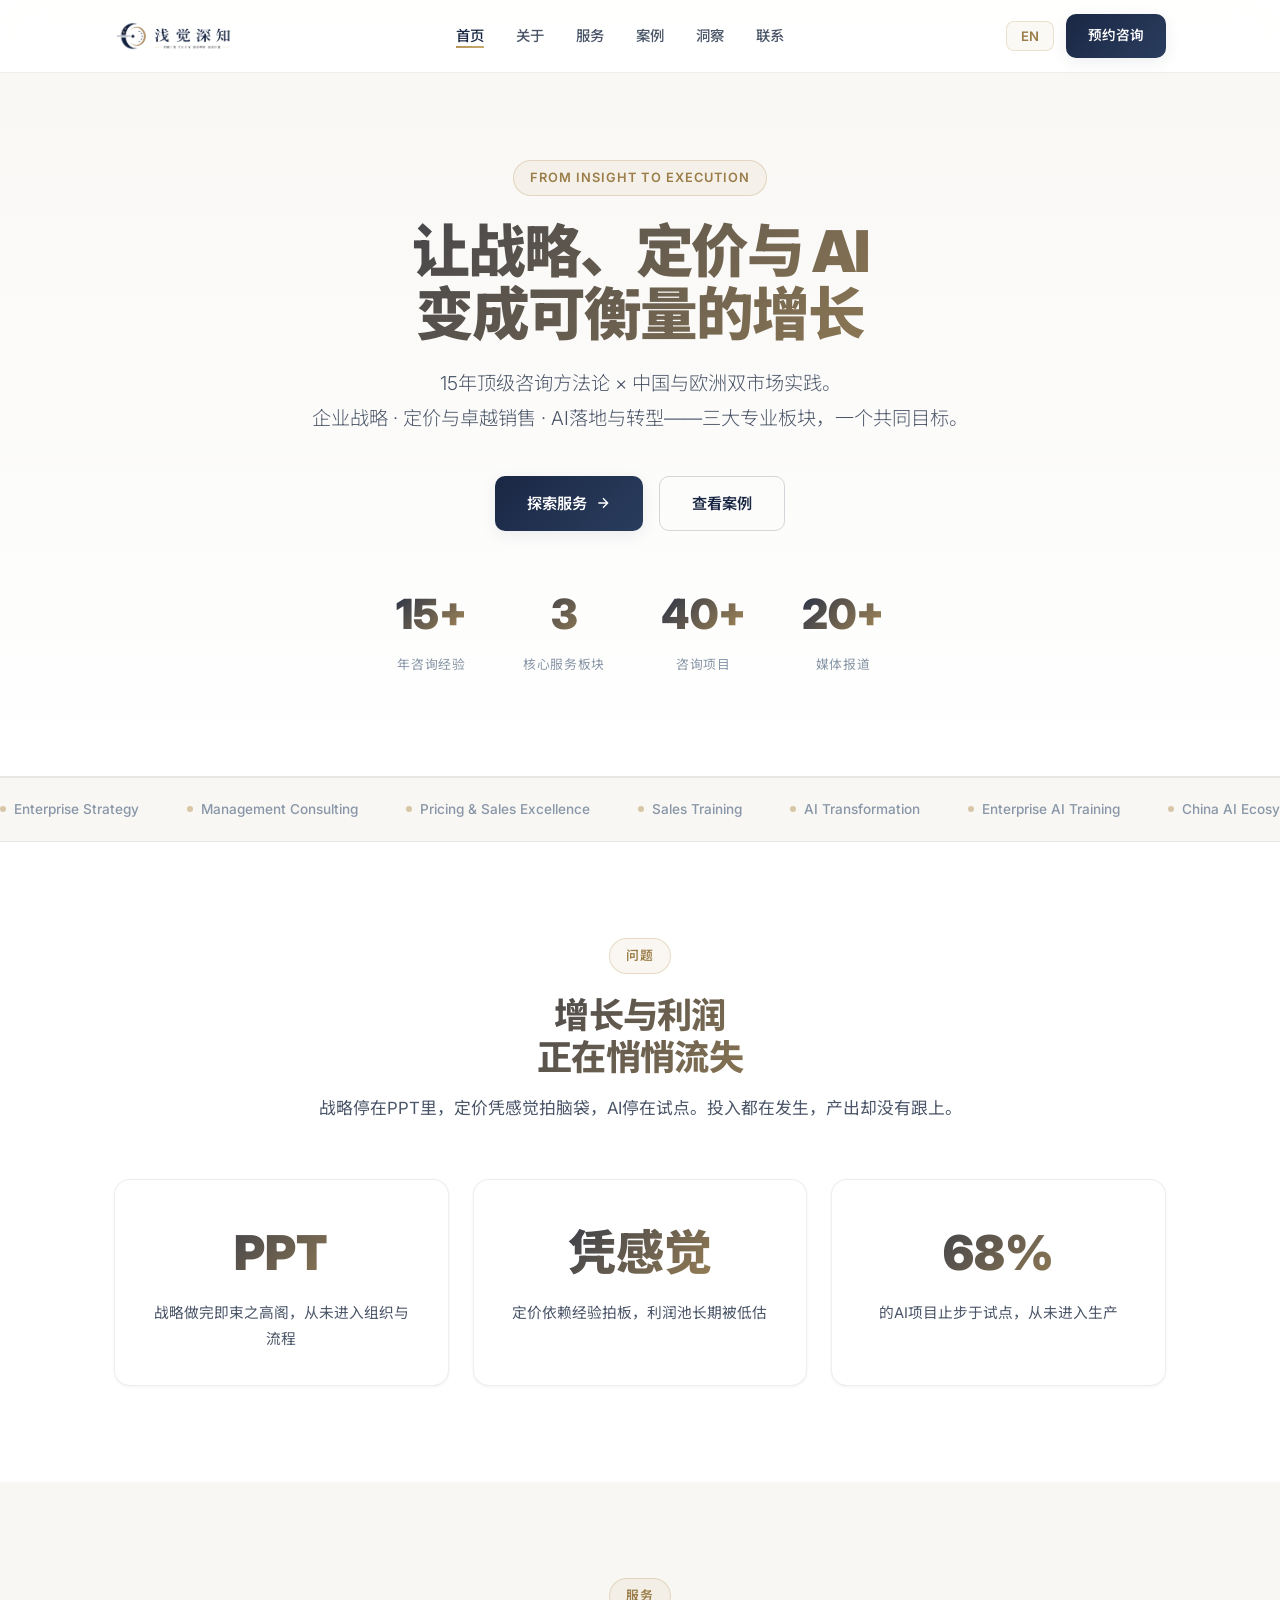
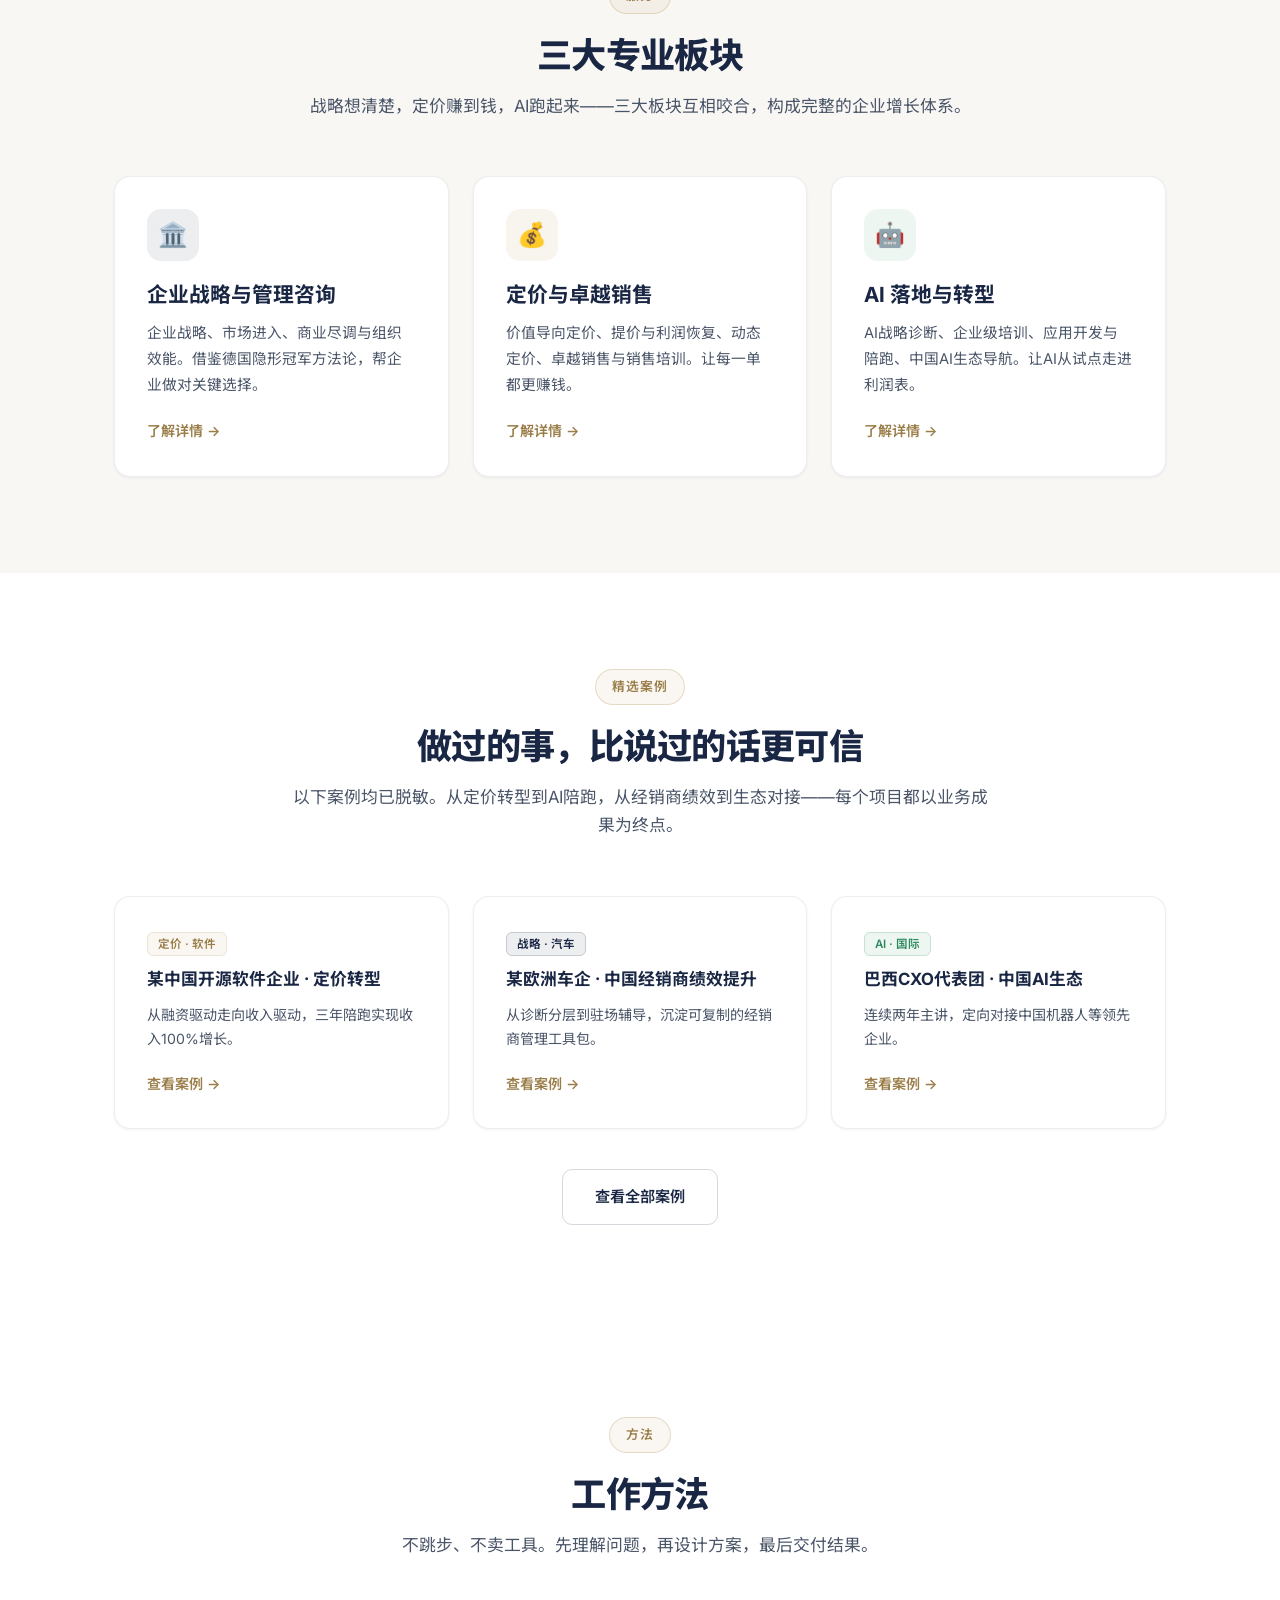
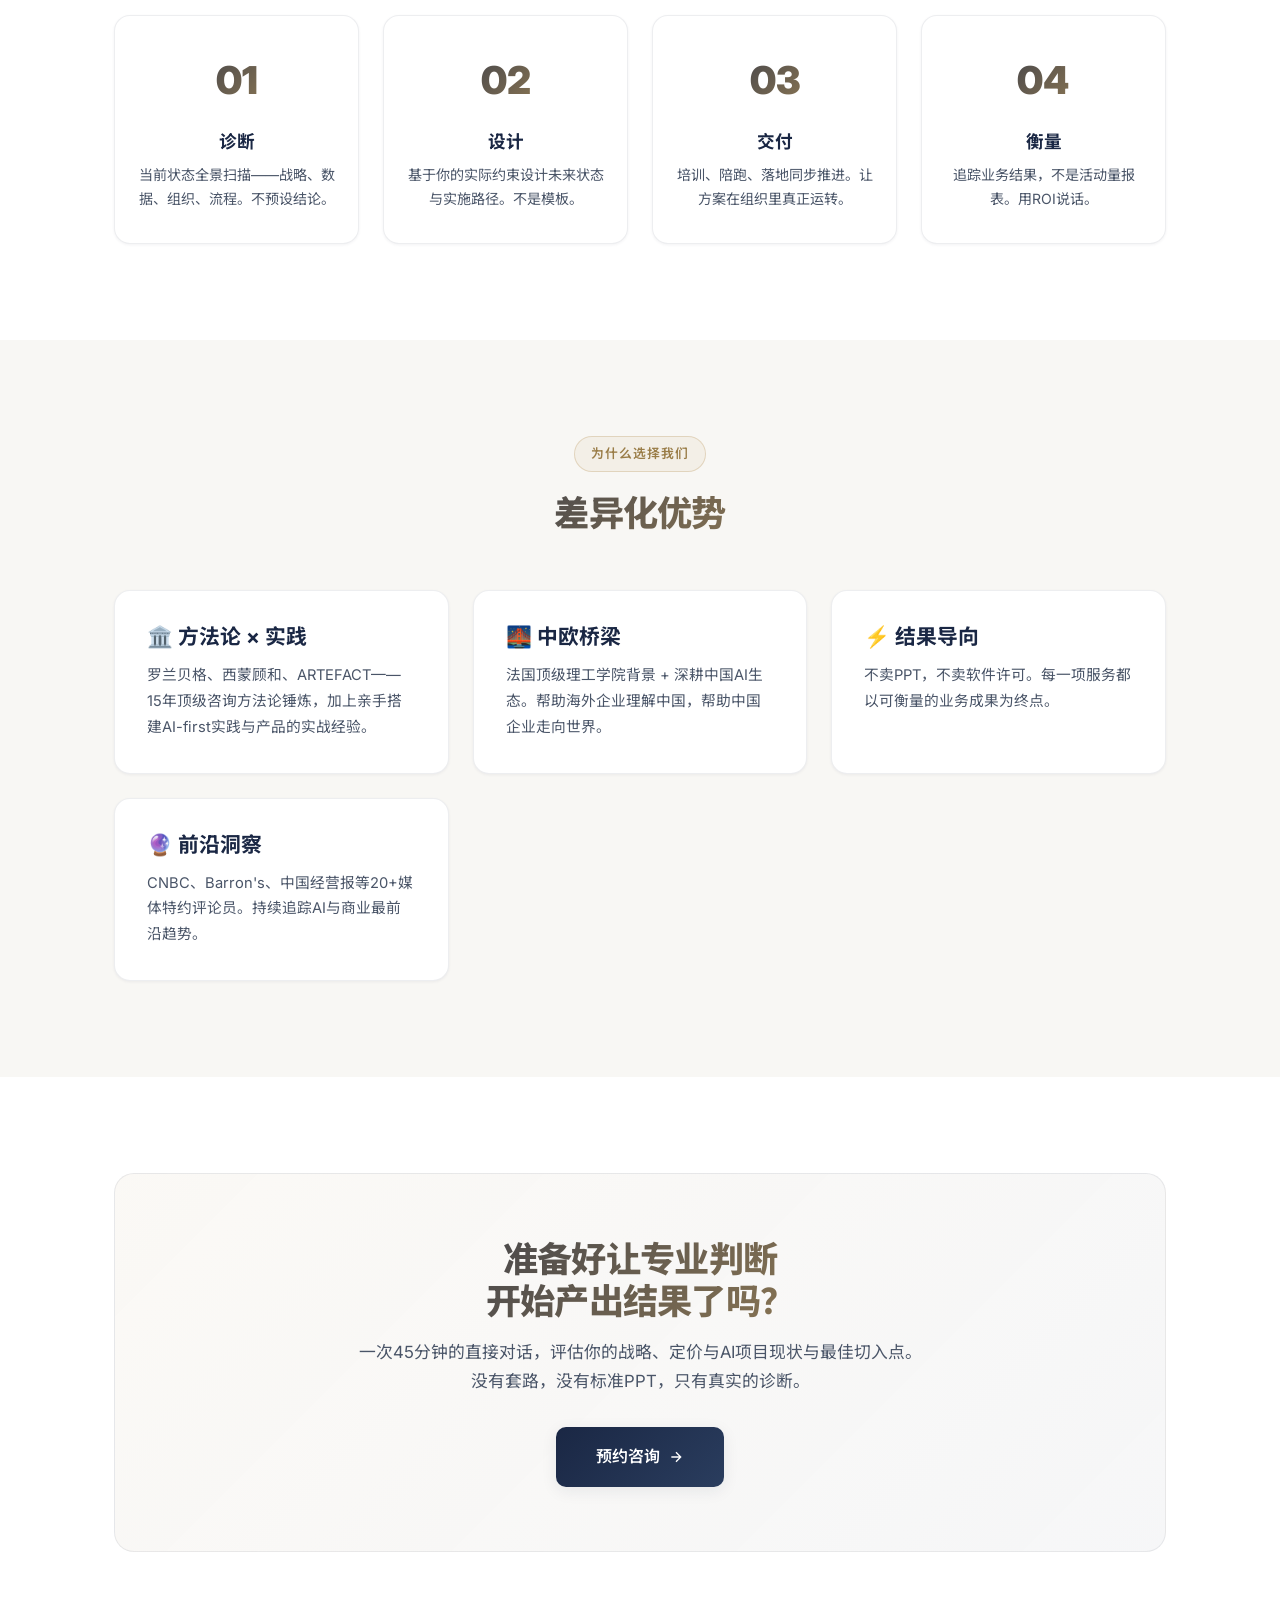
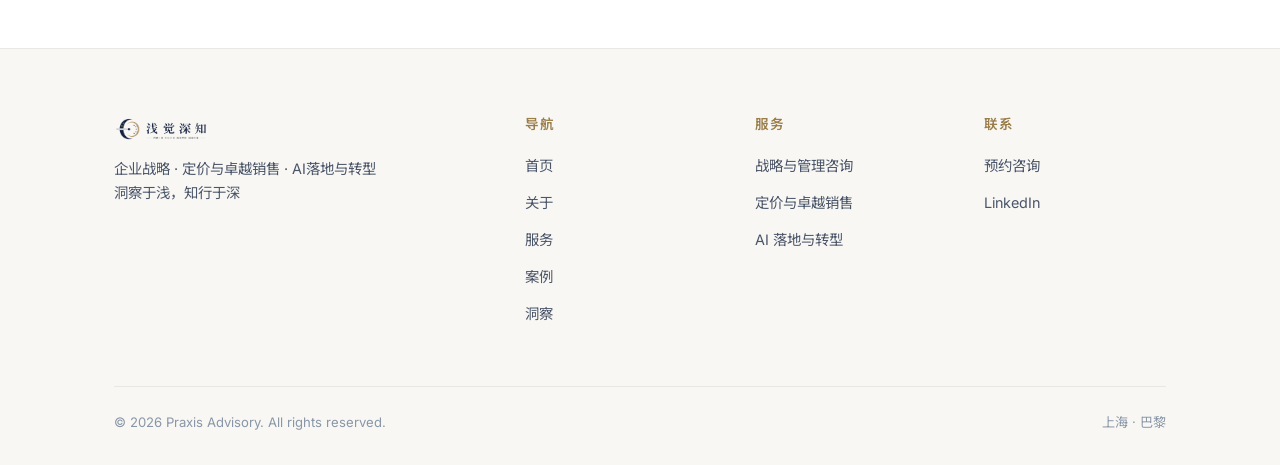
<file: src/index.html>
<!DOCTYPE html>
<html lang="zh-CN">
<head>
<meta charset="UTF-8">
<meta name="viewport" content="width=device-width, initial-scale=1.0">
<title>Praxis Advisory — 企业战略 · 定价 · AI 咨询</title>
<meta name="description" content="Praxis Advisory（浅觉深知）— From Insight to Execution. 15年咨询经验，三大专业板块：企业战略与管理咨询、定价与卓越销售、AI落地与转型。连接中国与欧洲。">
<link rel="stylesheet" href="style.css">
<style>
  .marquee-wrap {
    overflow:hidden; border-top:1px solid var(--border);
    border-bottom:1px solid var(--border); padding:20px 0;
    background:var(--bg2); z-index:1; position:relative;
  }
  .marquee {
    display:flex; gap:48px; animation:marquee 30s linear infinite;
    white-space:nowrap;
  }
  .marquee-item {
    font-size:.85rem; color:var(--muted); font-weight:500;
    display:flex; align-items:center; gap:8px; flex-shrink:0;
  }
  .marquee-item .dot { width:6px; height:6px; border-radius:50%; background:var(--gold); opacity:.5; }
  @keyframes marquee {
    0% { transform:translateX(0); }
    100% { transform:translateX(-50%); }
  }
  .cta-banner {
    background: linear-gradient(135deg, rgba(184,150,90,0.06), rgba(26,39,68,0.04));
    border:1px solid var(--border); border-radius:20px;
    padding:64px; text-align:center; position:relative; overflow:hidden;
  }
  .cta-banner h2 { margin-bottom:16px; position:relative; }
  .cta-banner p { margin-bottom:32px; position:relative; }
  .cta-banner .btn { position:relative; }
  .stat-card { text-align:center; }
  .case-feature { display:grid; grid-template-columns:repeat(auto-fit,minmax(320px,1fr)); gap:24px; margin-top:48px; }
  .case-feature a { text-decoration:none; }
  .case-feature .card { display:flex; flex-direction:column; height:100%; }
  .case-feature .card p { flex:1; }
</style>
</head>
<body>

<nav class="nav" id="nav">
  <div class="nav-inner">
    <a href="index.html" class="nav-logo">
      <img src="assets/logo-en.png" alt="Praxis Advisory" style="height:40px;" data-lang="en">
      <img src="assets/logo-cn.png" alt="浅觉深知" style="height:40px;" data-lang="zh">
    </a>
    <ul class="nav-links" id="navLinks">
      <li><a href="index.html" class="active"><span data-lang="zh">首页</span><span data-lang="en">Home</span></a></li>
      <li><a href="about.html"><span data-lang="zh">关于</span><span data-lang="en">About</span></a></li>
      <li><a href="services.html"><span data-lang="zh">服务</span><span data-lang="en">Services</span></a></li>
      <li><a href="cases.html"><span data-lang="zh">案例</span><span data-lang="en">Cases</span></a></li>
      <li><a href="insights.html"><span data-lang="zh">洞察</span><span data-lang="en">Insights</span></a></li>
      <li><a href="contact.html"><span data-lang="zh">联系</span><span data-lang="en">Contact</span></a></li>
    </ul>
    <div class="nav-cta">
      <button class="lang-toggle" onclick="toggleLang()" id="langBtn">EN</button>
      <a href="contact.html" class="btn btn-primary"><span data-lang="zh">预约咨询</span><span data-lang="en">Book a Call</span></a>
    </div>
    <button class="nav-toggle" onclick="document.getElementById('navLinks').classList.toggle('open')">
      <svg viewBox="0 0 24 24" fill="none" stroke="currentColor" stroke-width="2"><path d="M3 12h18M3 6h18M3 18h18"/></svg>
    </button>
  </div>
</nav>

<section class="hero">
  <div class="badge">From Insight to Execution</div>
  <h1 class="gradient-text" style="margin-top:24px;">
    <span data-lang="zh">让战略、定价与 AI<br>变成可衡量的增长</span>
    <span data-lang="en">Turn Strategy, Pricing & AI<br>Into Measurable Growth</span>
  </h1>
  <p class="subtitle">
    <span data-lang="zh">15年顶级咨询方法论 × 中国与欧洲双市场实践。<br>企业战略 · 定价与卓越销售 · AI落地与转型——三大专业板块，一个共同目标。</span>
    <span data-lang="en">15 years of top-tier consulting methodology × China-Europe practice.<br>Enterprise strategy · Pricing & sales excellence · AI transformation — three disciplines, one outcome.</span>
  </p>
  <div style="display:flex;gap:16px;justify-content:center;flex-wrap:wrap;">
    <a href="services.html" class="btn btn-primary">
      <span data-lang="zh">探索服务</span><span data-lang="en">Our Services</span>
      <svg viewBox="0 0 24 24" fill="none" stroke="currentColor" stroke-width="2"><path d="M5 12h14M12 5l7 7-7 7"/></svg>
    </a>
    <a href="cases.html" class="btn btn-ghost"><span data-lang="zh">查看案例</span><span data-lang="en">View Cases</span></a>
  </div>
  <div class="stats">
    <div class="stat"><div class="stat-num">15+</div><div class="stat-label"><span data-lang="zh">年咨询经验</span><span data-lang="en">Years Experience</span></div></div>
    <div class="stat"><div class="stat-num">3</div><div class="stat-label"><span data-lang="zh">核心服务板块</span><span data-lang="en">Core Disciplines</span></div></div>
    <div class="stat"><div class="stat-num">40+</div><div class="stat-label"><span data-lang="zh">咨询项目</span><span data-lang="en">Engagements</span></div></div>
    <div class="stat"><div class="stat-num">20+</div><div class="stat-label"><span data-lang="zh">媒体报道</span><span data-lang="en">Publications</span></div></div>
  </div>
</section>

<div class="marquee-wrap">
  <div class="marquee">
    <span class="marquee-item"><span class="dot"></span>Enterprise Strategy</span>
    <span class="marquee-item"><span class="dot"></span>Management Consulting</span>
    <span class="marquee-item"><span class="dot"></span>Pricing & Sales Excellence</span>
    <span class="marquee-item"><span class="dot"></span>Sales Training</span>
    <span class="marquee-item"><span class="dot"></span>AI Transformation</span>
    <span class="marquee-item"><span class="dot"></span>Enterprise AI Training</span>
    <span class="marquee-item"><span class="dot"></span>China AI Ecosystem</span>
    <span class="marquee-item"><span class="dot"></span>Hidden Champion Research</span>
    <span class="marquee-item"><span class="dot"></span>Enterprise Strategy</span>
    <span class="marquee-item"><span class="dot"></span>Management Consulting</span>
    <span class="marquee-item"><span class="dot"></span>Pricing & Sales Excellence</span>
    <span class="marquee-item"><span class="dot"></span>Sales Training</span>
    <span class="marquee-item"><span class="dot"></span>AI Transformation</span>
    <span class="marquee-item"><span class="dot"></span>Enterprise AI Training</span>
    <span class="marquee-item"><span class="dot"></span>China AI Ecosystem</span>
    <span class="marquee-item"><span class="dot"></span>Hidden Champion Research</span>
  </div>
</div>

<section class="section-pad">
  <div class="container">
    <div class="section-header">
      <div class="badge"><span data-lang="zh">问题</span><span data-lang="en">The Problem</span></div>
      <h2 class="gradient-text">
        <span data-lang="zh">增长与利润<br>正在悄悄流失</span>
        <span data-lang="en">Growth & Profit<br>Are Silently Leaking</span>
      </h2>
      <p>
        <span data-lang="zh">战略停在PPT里，定价凭感觉拍脑袋，AI停在试点。投入都在发生，产出却没有跟上。</span>
        <span data-lang="en">Strategy stays on slides. Pricing runs on gut feel. AI stalls in pilots. The investment happens — the outcomes don't.</span>
      </p>
    </div>
    <div class="card-grid">
      <div class="card stat-card">
        <div class="stat-num" style="font-size:3rem;">PPT</div>
        <p style="margin-top:8px;"><span data-lang="zh">战略做完即束之高阁，从未进入组织与流程</span><span data-lang="en">Strategy decks shelved before they touch the organization</span></p>
      </div>
      <div class="card stat-card">
        <div class="stat-num" style="font-size:3rem;">凭感觉</div>
        <p style="margin-top:8px;"><span data-lang="zh">定价依赖经验拍板，利润池长期被低估</span><span data-lang="en">Pricing by intuition — profit pools left on the table</span></p>
      </div>
      <div class="card stat-card">
        <div class="stat-num" style="font-size:3rem;">68%</div>
        <p style="margin-top:8px;"><span data-lang="zh">的AI项目止步于试点，从未进入生产</span><span data-lang="en">of AI projects stall before production</span></p>
      </div>
    </div>
  </div>
</section>

<section class="section-pad" style="background:var(--bg2);">
  <div class="container">
    <div class="section-header">
      <div class="badge"><span data-lang="zh">服务</span><span data-lang="en">Services</span></div>
      <h2><span data-lang="zh">三大专业板块</span><span data-lang="en">Three Core Disciplines</span></h2>
      <p><span data-lang="zh">战略想清楚，定价赚到钱，AI跑起来——三大板块互相咬合，构成完整的企业增长体系。</span><span data-lang="en">Clear strategy, profitable pricing, working AI — three disciplines that lock together into one growth system.</span></p>
    </div>
    <div class="card-grid">
      <a href="services.html#strategy" class="card" style="text-decoration:none;">
        <div class="card-icon" style="background:rgba(26,39,68,0.08);">🏛️</div>
        <h3><span data-lang="zh">企业战略与管理咨询</span><span data-lang="en">Strategy & Management Consulting</span></h3>
        <p><span data-lang="zh">企业战略、市场进入、商业尽调与组织效能。借鉴德国隐形冠军方法论，帮企业做对关键选择。</span><span data-lang="en">Corporate strategy, market entry, commercial due diligence and organizational effectiveness — informed by hidden-champion methodology.</span></p>
        <span class="card-link"><span data-lang="zh">了解详情 →</span><span data-lang="en">Learn More →</span></span>
      </a>
      <a href="services.html#pricing" class="card" style="text-decoration:none;">
        <div class="card-icon" style="background:rgba(184,150,90,0.1);">💰</div>
        <h3><span data-lang="zh">定价与卓越销售</span><span data-lang="en">Pricing & Sales Excellence</span></h3>
        <p><span data-lang="zh">价值导向定价、提价与利润恢复、动态定价、卓越销售与销售培训。让每一单都更赚钱。</span><span data-lang="en">Value-based pricing, margin recovery, dynamic pricing, sales excellence and sales training — make every deal more profitable.</span></p>
        <span class="card-link"><span data-lang="zh">了解详情 →</span><span data-lang="en">Learn More →</span></span>
      </a>
      <a href="services.html#ai" class="card" style="text-decoration:none;">
        <div class="card-icon" style="background:rgba(45,138,94,0.08);">🤖</div>
        <h3><span data-lang="zh">AI 落地与转型</span><span data-lang="en">AI Implementation & Transformation</span></h3>
        <p><span data-lang="zh">AI战略诊断、企业级培训、应用开发与陪跑、中国AI生态导航。让AI从试点走进利润表。</span><span data-lang="en">AI strategy, enterprise training, application development & co-piloting, and China ecosystem navigation — from pilot to P&L.</span></p>
        <span class="card-link"><span data-lang="zh">了解详情 →</span><span data-lang="en">Learn More →</span></span>
      </a>
    </div>
  </div>
</section>

<section class="section-pad">
  <div class="container">
    <div class="section-header">
      <div class="badge"><span data-lang="zh">精选案例</span><span data-lang="en">Featured Cases</span></div>
      <h2><span data-lang="zh">做过的事，比说过的话更可信</span><span data-lang="en">What We've Done Speaks Louder</span></h2>
      <p><span data-lang="zh">以下案例均已脱敏。从定价转型到AI陪跑，从经销商绩效到生态对接——每个项目都以业务成果为终点。</span><span data-lang="en">Anonymized by design. From pricing transformation to AI co-piloting, from dealer performance to ecosystem connections — every engagement ends in outcomes.</span></p>
    </div>
    <div class="case-feature">
      <a href="cases.html#pricing"><div class="card">
        <div class="case-top" style="margin-bottom:12px;"><span style="font-size:.72rem;padding:4px 10px;border-radius:6px;font-weight:600;background:rgba(184,150,90,0.08);color:var(--gold-dark);border:1px solid rgba(184,150,90,0.2);"><span data-lang="zh">定价 · 软件</span><span data-lang="en">Pricing · Software</span></span></div>
        <h3 style="font-size:1.05rem;"><span data-lang="zh">某中国开源软件企业 · 定价转型</span><span data-lang="en">Chinese Open-Source Firm · Pricing Transformation</span></h3>
        <p style="font-size:.88rem;"><span data-lang="zh">从融资驱动走向收入驱动，三年陪跑实现收入100%增长。</span><span data-lang="en">Three-year co-pilot that doubled revenue — from capital-driven to revenue-driven growth.</span></p>
        <span class="card-link"><span data-lang="zh">查看案例 →</span><span data-lang="en">View Case →</span></span>
      </div></a>
      <a href="cases.html#strategy"><div class="card">
        <div class="case-top" style="margin-bottom:12px;"><span style="font-size:.72rem;padding:4px 10px;border-radius:6px;font-weight:600;background:rgba(26,39,68,0.08);color:var(--navy);border:1px solid rgba(26,39,68,0.18);"><span data-lang="zh">战略 · 汽车</span><span data-lang="en">Strategy · Auto</span></span></div>
        <h3 style="font-size:1.05rem;"><span data-lang="zh">某欧洲车企 · 中国经销商绩效提升</span><span data-lang="en">European OEM · Dealer Performance in China</span></h3>
        <p style="font-size:.88rem;"><span data-lang="zh">从诊断分层到驻场辅导，沉淀可复制的经销商管理工具包。</span><span data-lang="en">Diagnosis, tiering and on-site coaching — a dealer-management toolkit rolled out network-wide.</span></p>
        <span class="card-link"><span data-lang="zh">查看案例 →</span><span data-lang="en">View Case →</span></span>
      </div></a>
      <a href="cases.html#ai"><div class="card">
        <div class="case-top" style="margin-bottom:12px;"><span style="font-size:.72rem;padding:4px 10px;border-radius:6px;font-weight:600;background:rgba(45,138,94,0.08);color:var(--emerald);border:1px solid rgba(45,138,94,0.2);"><span data-lang="zh">AI · 国际</span><span data-lang="en">AI · International</span></span></div>
        <h3 style="font-size:1.05rem;"><span data-lang="zh">巴西CXO代表团 · 中国AI生态</span><span data-lang="en">Brazilian CXOs · China AI Ecosystem</span></h3>
        <p style="font-size:.88rem;"><span data-lang="zh">连续两年主讲，定向对接中国机器人等领先企业。</span><span data-lang="en">Two years running — ecosystem briefings plus targeted connections to Chinese robotics leaders.</span></p>
        <span class="card-link"><span data-lang="zh">查看案例 →</span><span data-lang="en">View Case →</span></span>
      </div></a>
    </div>
    <div style="text-align:center;margin-top:40px;">
      <a href="cases.html" class="btn btn-ghost"><span data-lang="zh">查看全部案例</span><span data-lang="en">All Case Studies</span></a>
    </div>
  </div>
</section>

<section class="section-pad">
  <div class="container">
    <div class="section-header">
      <div class="badge"><span data-lang="zh">方法</span><span data-lang="en">Approach</span></div>
      <h2><span data-lang="zh">工作方法</span><span data-lang="en">How We Work</span></h2>
      <p><span data-lang="zh">不跳步、不卖工具。先理解问题，再设计方案，最后交付结果。</span><span data-lang="en">No shortcuts. No vendor agenda. Understand first, design second, deliver last.</span></p>
    </div>
    <div class="steps">
      <div class="step"><div class="step-num">01</div><h3><span data-lang="zh">诊断</span><span data-lang="en">Assess</span></h3><p><span data-lang="zh">当前状态全景扫描——战略、数据、组织、流程。不预设结论。</span><span data-lang="en">Current-state mapping across strategy, data, organization, and process. No assumptions.</span></p></div>
      <div class="step"><div class="step-num">02</div><h3><span data-lang="zh">设计</span><span data-lang="en">Design</span></h3><p><span data-lang="zh">基于你的实际约束设计未来状态与实施路径。不是模板。</span><span data-lang="en">Future-state design built around your actual constraints. Not a template.</span></p></div>
      <div class="step"><div class="step-num">03</div><h3><span data-lang="zh">交付</span><span data-lang="en">Deliver</span></h3><p><span data-lang="zh">培训、陪跑、落地同步推进。让方案在组织里真正运转。</span><span data-lang="en">Training, co-piloting and implementation in parallel — making the plan work inside the organization.</span></p></div>
      <div class="step"><div class="step-num">04</div><h3><span data-lang="zh">衡量</span><span data-lang="en">Measure</span></h3><p><span data-lang="zh">追踪业务结果，不是活动量报表。用ROI说话。</span><span data-lang="en">Track business outcomes, not activity dashboards. ROI speaks.</span></p></div>
    </div>
  </div>
</section>

<section class="section-pad" style="background:var(--bg2);">
  <div class="container">
    <div class="section-header">
      <div class="badge"><span data-lang="zh">为什么选择我们</span><span data-lang="en">Why Praxis</span></div>
      <h2 class="gradient-text"><span data-lang="zh">差异化优势</span><span data-lang="en">What Sets Us Apart</span></h2>
    </div>
    <div class="card-grid" style="grid-template-columns:repeat(auto-fit,minmax(280px,1fr));">
      <div class="card"><h3>🏛️ <span data-lang="zh">方法论 × 实践</span><span data-lang="en">Methodology × Practice</span></h3><p><span data-lang="zh">罗兰贝格、西蒙顾和、ARTEFACT——15年顶级咨询方法论锤炼，加上亲手搭建AI-first实践与产品的实战经验。</span><span data-lang="en">Roland Berger, Simon-Kucher, ARTEFACT — 15 years of top-tier consulting methodology, plus hands-on AI-first practice and product building.</span></p></div>
      <div class="card"><h3>🌉 <span data-lang="zh">中欧桥梁</span><span data-lang="en">China-Europe Bridge</span></h3><p><span data-lang="zh">法国顶级理工学院背景 + 深耕中国AI生态。帮助海外企业理解中国，帮助中国企业走向世界。</span><span data-lang="en">École Polytechnique background + deep China AI ecosystem knowledge. Connecting both worlds.</span></p></div>
      <div class="card"><h3>⚡ <span data-lang="zh">结果导向</span><span data-lang="en">Outcome Accountable</span></h3><p><span data-lang="zh">不卖PPT，不卖软件许可。每一项服务都以可衡量的业务成果为终点。</span><span data-lang="en">No decks. No software licenses. Every engagement ends with measurable business results.</span></p></div>
      <div class="card"><h3>🔮 <span data-lang="zh">前沿洞察</span><span data-lang="en">Cutting-Edge Insight</span></h3><p><span data-lang="zh">CNBC、Barron's、中国经营报等20+媒体特约评论员。持续追踪AI与商业最前沿趋势。</span><span data-lang="en">Featured in CNBC, Barron's, SCMP and 20+ publications. Continuously tracking AI and business frontier trends.</span></p></div>
    </div>
  </div>
</section>

<section class="section-pad">
  <div class="container">
    <div class="cta-banner">
      <h2 class="gradient-text">
        <span data-lang="zh">准备好让专业判断<br>开始产出结果了吗？</span>
        <span data-lang="en">Ready to Turn Expertise<br>Into Results?</span>
      </h2>
      <p style="color:var(--text2);font-size:1.05rem;">
        <span data-lang="zh">一次45分钟的直接对话，评估你的战略、定价与AI项目现状与最佳切入点。<br>没有套路，没有标准PPT，只有真实的诊断。</span>
        <span data-lang="en">A 45-minute direct conversation to assess where your strategy, pricing and AI programs stand.<br>No pitch. No standard deck. A real assessment.</span>
      </p>
      <a href="contact.html" class="btn btn-primary" style="font-size:1rem;padding:16px 40px;">
        <span data-lang="zh">预约咨询</span><span data-lang="en">Book a Discovery Call</span>
        <svg viewBox="0 0 24 24" fill="none" stroke="currentColor" stroke-width="2"><path d="M5 12h14M12 5l7 7-7 7"/></svg>
      </a>
    </div>
  </div>
</section>

<footer class="footer">
  <div class="container">
    <div class="footer-grid">
      <div class="footer-brand">
        <a href="index.html" class="nav-logo" style="margin-bottom:8px;">
          <img src="assets/logo-en.png" alt="Praxis Advisory" style="height:32px;" data-lang="en">
          <img src="assets/logo-cn.png" alt="浅觉深知" style="height:32px;" data-lang="zh">
        </a>
        <p><span data-lang="zh">企业战略 · 定价与卓越销售 · AI落地与转型<br>洞察于浅，知行于深</span><span data-lang="en">Enterprise Strategy · Pricing & Sales Excellence · AI Transformation<br>From Insight to Execution</span></p>
      </div>
      <div><h4><span data-lang="zh">导航</span><span data-lang="en">Navigation</span></h4><ul><li><a href="index.html"><span data-lang="zh">首页</span><span data-lang="en">Home</span></a></li><li><a href="about.html"><span data-lang="zh">关于</span><span data-lang="en">About</span></a></li><li><a href="services.html"><span data-lang="zh">服务</span><span data-lang="en">Services</span></a></li><li><a href="cases.html"><span data-lang="zh">案例</span><span data-lang="en">Cases</span></a></li><li><a href="insights.html"><span data-lang="zh">洞察</span><span data-lang="en">Insights</span></a></li></ul></div>
      <div><h4><span data-lang="zh">服务</span><span data-lang="en">Services</span></h4><ul><li><a href="services.html#strategy"><span data-lang="zh">战略与管理咨询</span><span data-lang="en">Strategy & Mgmt</span></a></li><li><a href="services.html#pricing"><span data-lang="zh">定价与卓越销售</span><span data-lang="en">Pricing & Sales</span></a></li><li><a href="services.html#ai"><span data-lang="zh">AI 落地与转型</span><span data-lang="en">AI Transformation</span></a></li></ul></div>
      <div><h4><span data-lang="zh">联系</span><span data-lang="en">Contact</span></h4><ul><li><a href="contact.html"><span data-lang="zh">预约咨询</span><span data-lang="en">Book a Call</span></a></li><li><a href="https://www.linkedin.com/in/alexandre-lu/" target="_blank">LinkedIn</a></li></ul></div>
    </div>
    <div class="footer-bottom"><span>© 2026 Praxis Advisory. All rights reserved.</span><span><span data-lang="zh">上海 · 巴黎</span><span data-lang="en">Shanghai · Paris</span></span></div>
  </div>
</footer>

<script>
window.addEventListener('scroll',()=>{document.getElementById('nav').classList.toggle('scrolled',window.scrollY>40)});
let currentLang='zh';
function toggleLang(){currentLang=currentLang==='zh'?'en':'zh';document.body.classList.toggle('lang-en',currentLang==='en');document.getElementById('langBtn').textContent=currentLang==='zh'?'EN':'中';document.documentElement.lang=currentLang==='zh'?'zh-CN':'en'}
</script>
</body></html>
</file>
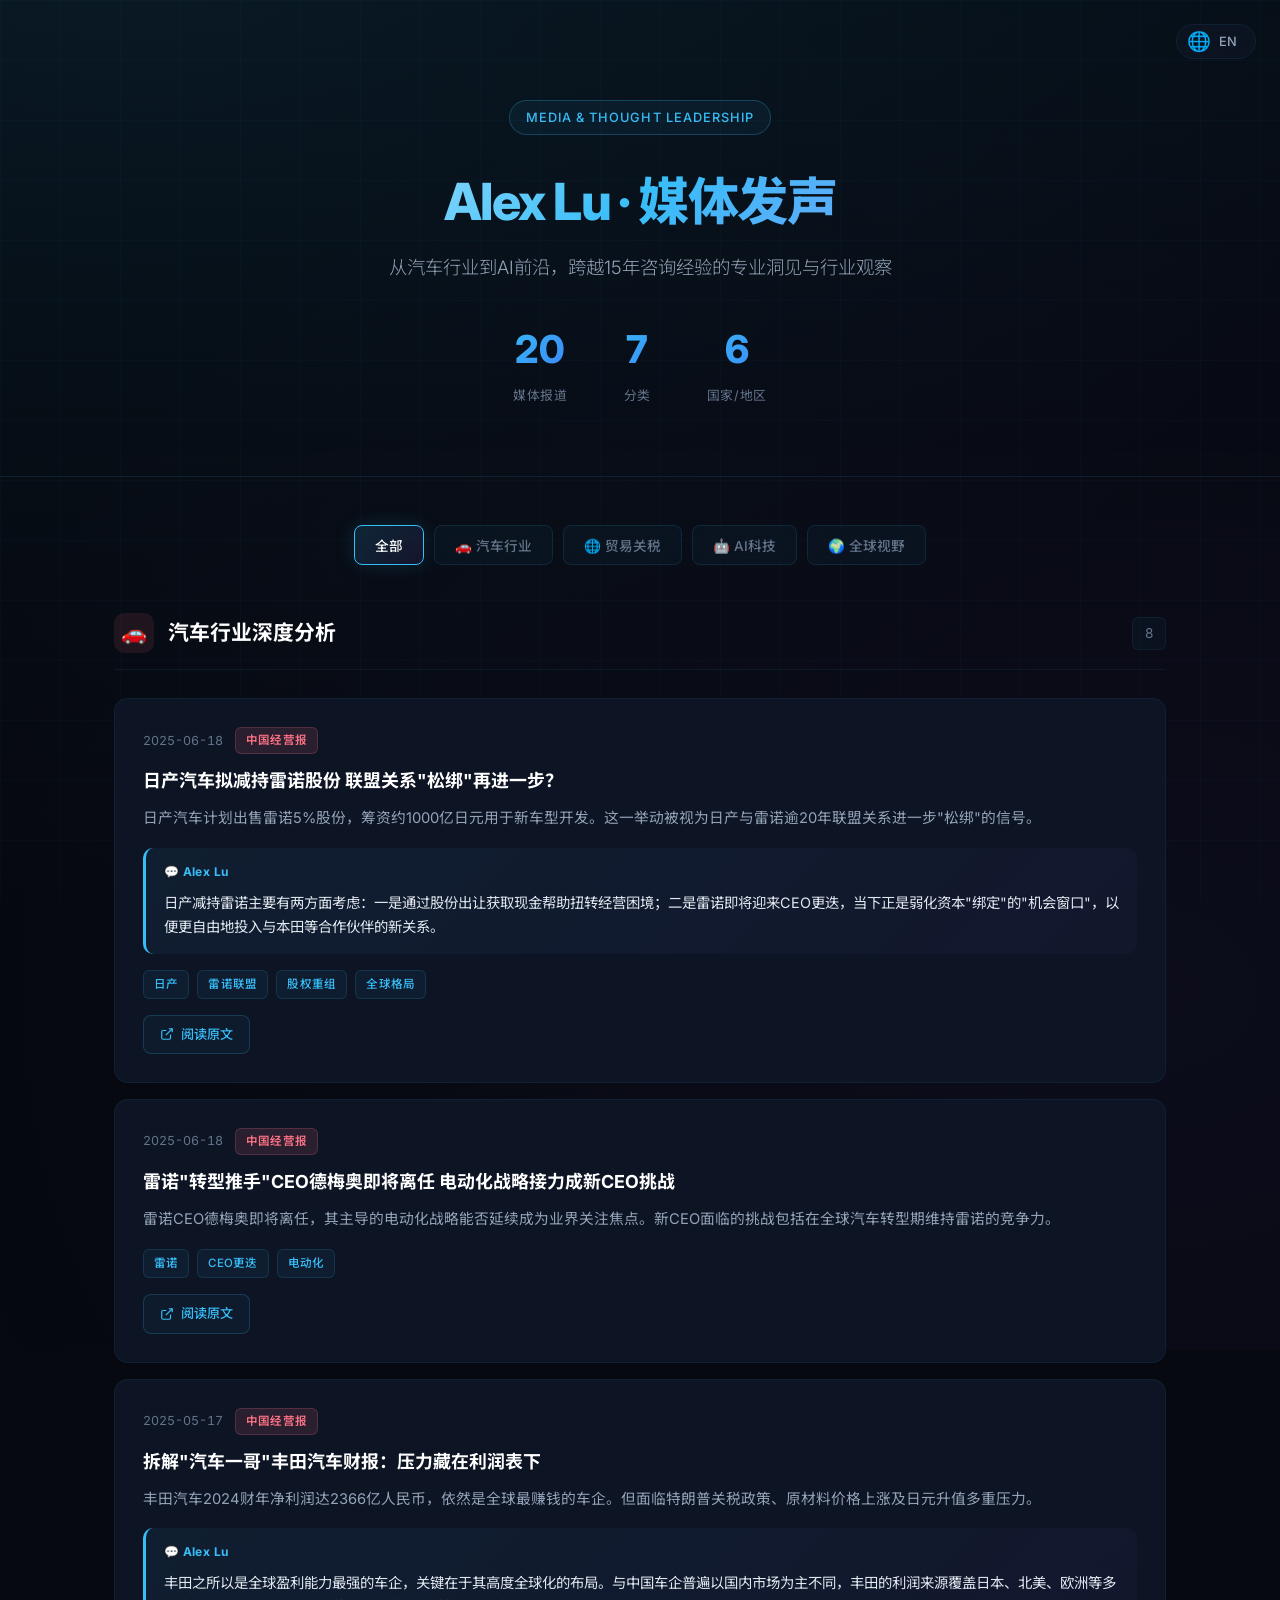
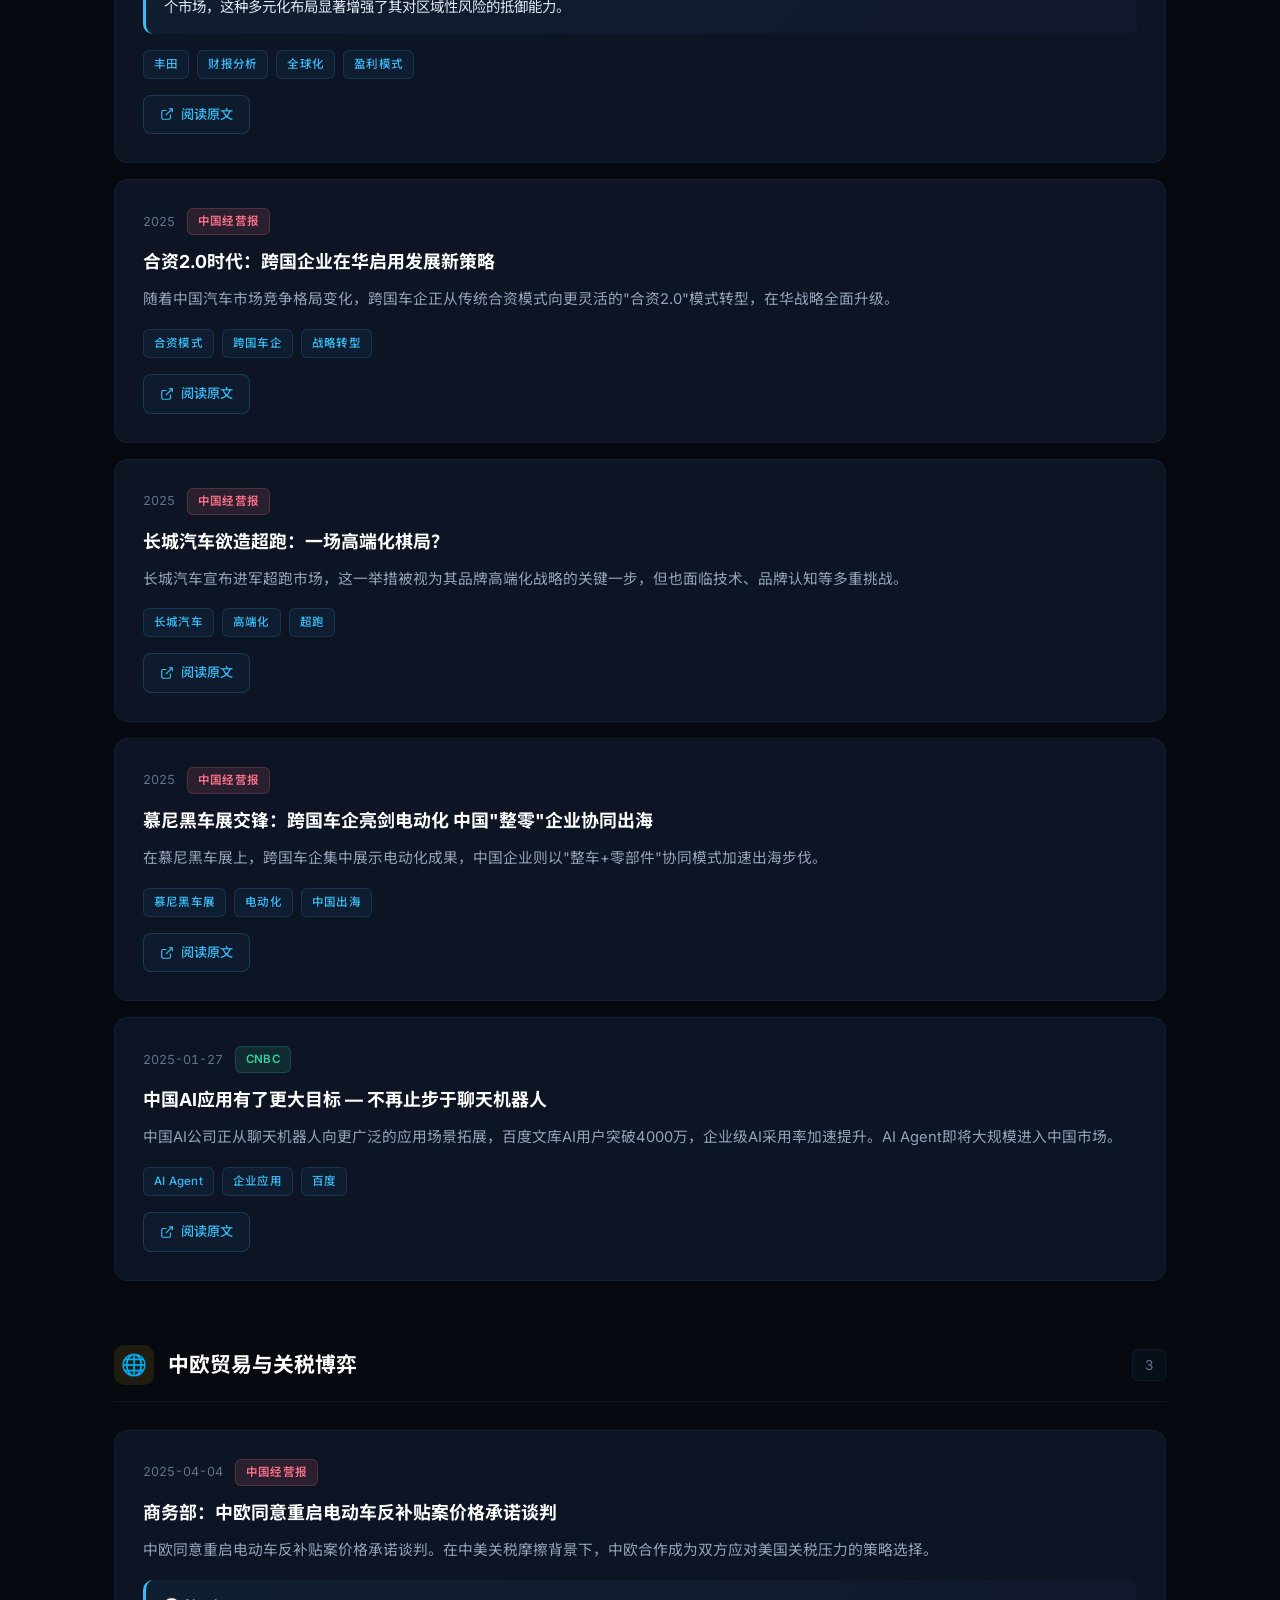
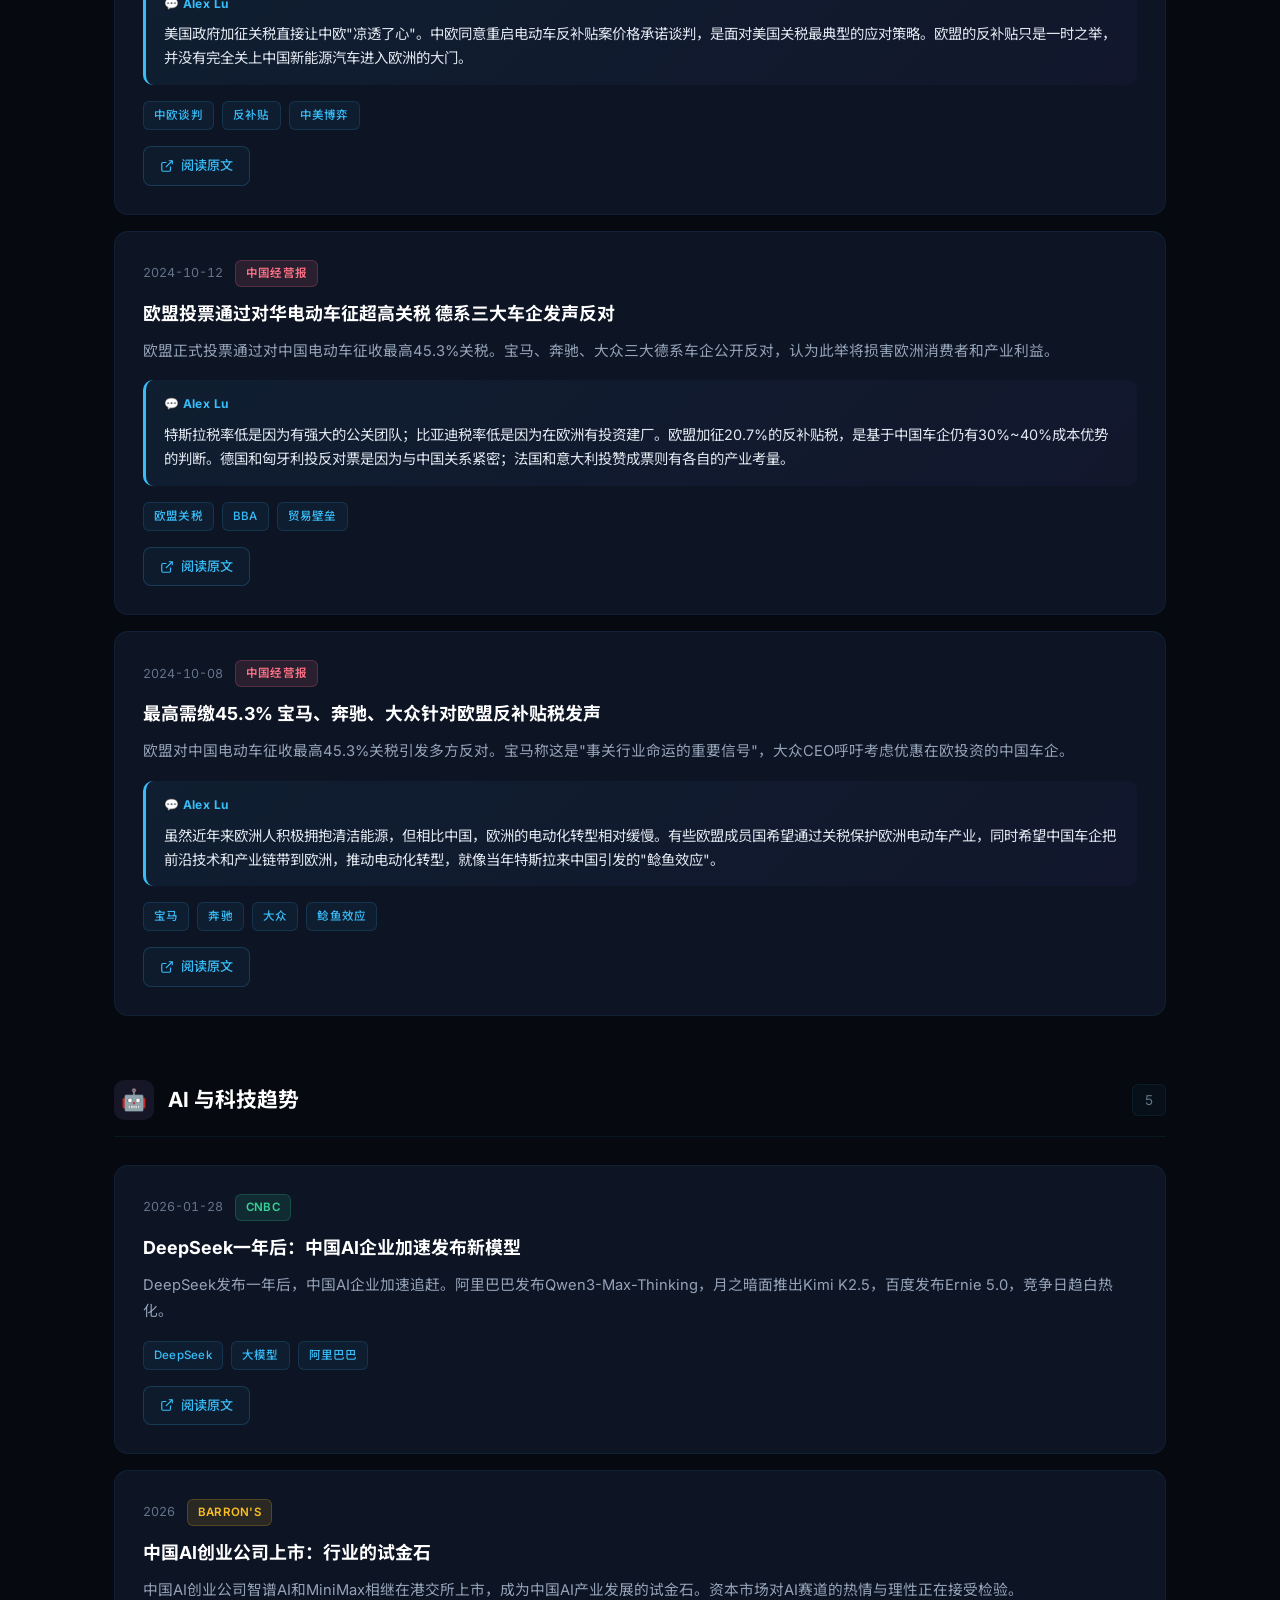
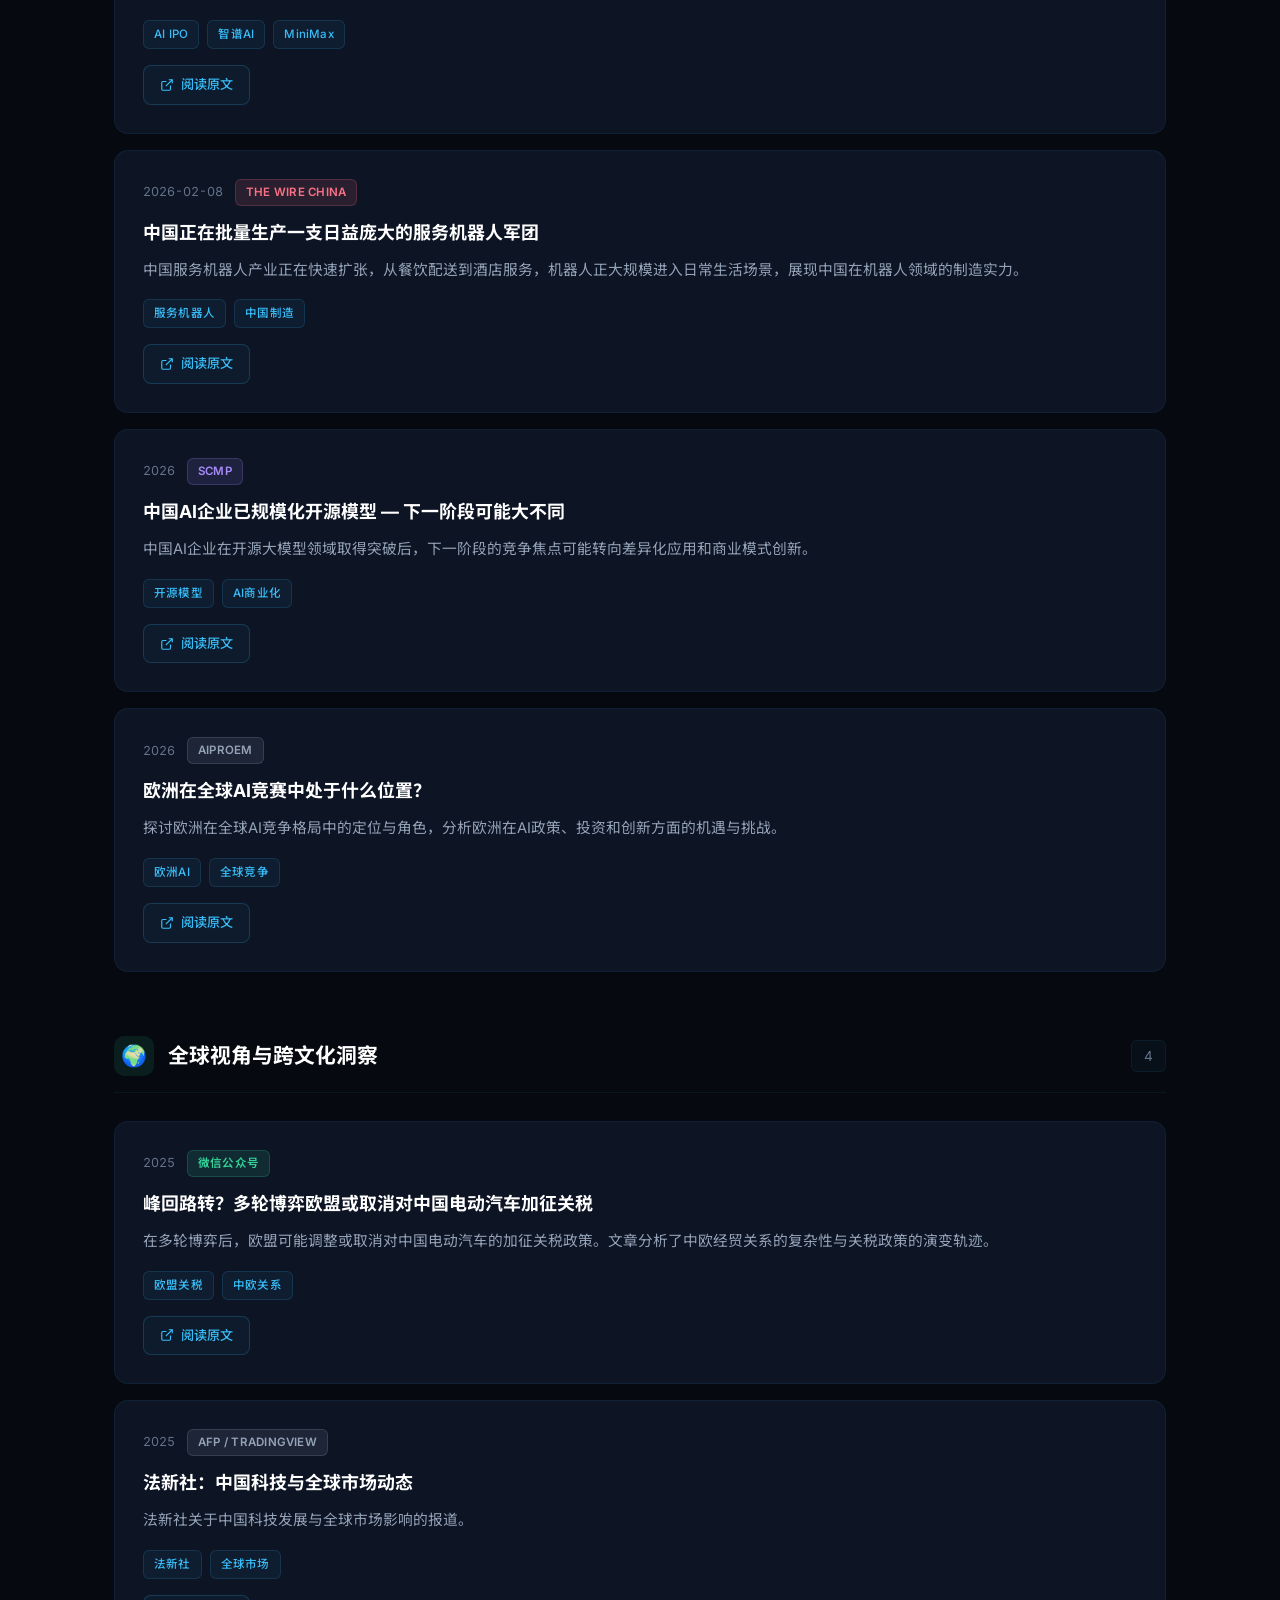
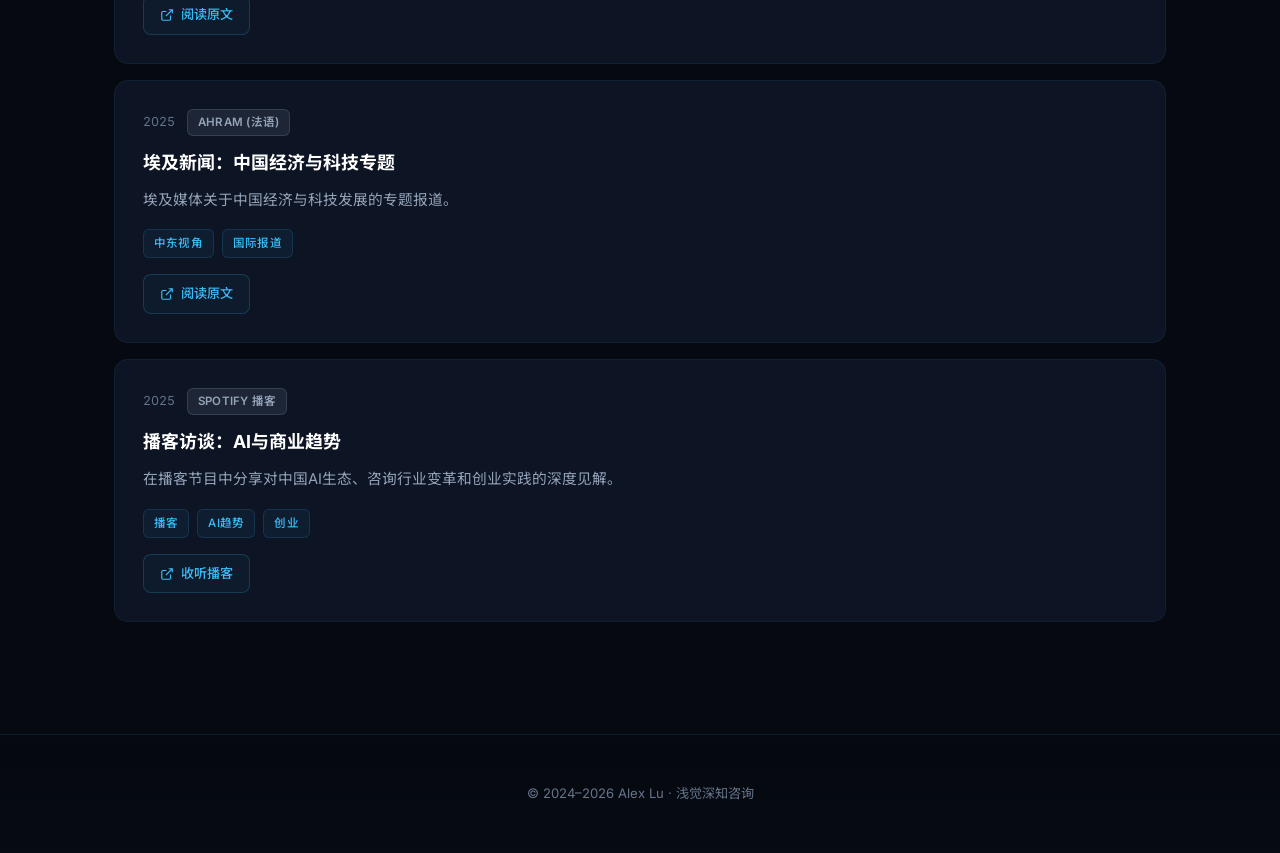
<file: _legacy/media-showcase.html>
<!DOCTYPE html>
<html lang="zh-CN">
<head>
<meta charset="UTF-8">
<meta name="viewport" content="width=device-width, initial-scale=1.0">
<title>Alex Lu | Media Appearances · 媒体发声</title>
<style>
  @import url('https://fonts.googleapis.com/css2?family=Inter:wght@300;400;500;600;700;800&family=Noto+Sans+SC:wght@300;400;500;700&display=swap');
  :root{--bg:#06090f;--card:#0d1424;--card-hover:#111b30;--border:rgba(56,189,248,0.08);--border-hover:rgba(56,189,248,0.25);--cyan:#38bdf8;--blue:#3b82f6;--purple:#a78bfa;--emerald:#34d399;--rose:#fb7185;--amber:#fbbf24;--text:#e2e8f0;--text2:#94a3b8;--muted:#64748b}
  *{margin:0;padding:0;box-sizing:border-box}
  body{font-family:'Inter','Noto Sans SC',-apple-system,sans-serif;background:var(--bg);color:var(--text);line-height:1.65;overflow-x:hidden}
  body::before{content:'';position:fixed;inset:0;background:linear-gradient(rgba(56,189,248,0.03) 1px,transparent 1px),linear-gradient(90deg,rgba(56,189,248,0.03) 1px,transparent 1px);background-size:60px 60px;pointer-events:none;z-index:0}
  body::after{content:'';position:fixed;top:-50%;left:-50%;width:200%;height:200%;background:radial-gradient(ellipse at 30% 20%,rgba(56,189,248,0.06) 0%,transparent 50%),radial-gradient(ellipse at 70% 80%,rgba(139,92,246,0.05) 0%,transparent 50%);pointer-events:none;z-index:0}

  /* ===== Lang Toggle ===== */
  .lang-toggle{position:fixed;top:24px;right:24px;z-index:100;display:flex;align-items:center;gap:8px;background:rgba(13,20,36,0.85);backdrop-filter:blur(12px);border:1px solid var(--border);border-radius:24px;padding:6px 16px 6px 10px;cursor:pointer;transition:all .3s}
  .lang-toggle:hover{border-color:var(--cyan);box-shadow:0 0 20px rgba(56,189,248,0.12)}
  .lang-toggle .globe{font-size:1.2rem;line-height:1}
  .lang-toggle .label{font-size:.8rem;color:var(--text2);font-weight:500;min-width:20px;transition:opacity .2s}

  /* ===== Hero ===== */
  .hero{position:relative;text-align:center;padding:100px 24px 70px;border-bottom:1px solid var(--border);background:linear-gradient(180deg,rgba(56,189,248,0.04) 0%,transparent 100%);z-index:1}
  .hero-badge{display:inline-block;padding:6px 16px;border-radius:20px;border:1px solid rgba(56,189,248,0.25);background:rgba(56,189,248,0.06);color:var(--cyan);font-size:.8rem;font-weight:500;letter-spacing:.08em;text-transform:uppercase;margin-bottom:24px}
  .hero h1{font-size:3.2rem;font-weight:800;letter-spacing:-.03em;margin-bottom:8px;background:linear-gradient(135deg,#fff 0%,var(--cyan) 50%,var(--purple) 100%);-webkit-background-clip:text;-webkit-text-fill-color:transparent}
  .hero .tagline{font-size:1.15rem;color:var(--text2);max-width:640px;margin:0 auto 36px;font-weight:300}
  .hero .stats{display:flex;justify-content:center;gap:56px;flex-wrap:wrap}
  .stat{text-align:center}.stat-num{font-size:2.4rem;font-weight:800;background:linear-gradient(135deg,var(--cyan),var(--blue));-webkit-background-clip:text;-webkit-text-fill-color:transparent}.stat-label{font-size:.8rem;color:var(--muted);margin-top:4px;text-transform:uppercase;letter-spacing:.05em}

  .container{position:relative;max-width:1100px;margin:0 auto;padding:48px 24px;z-index:1}

  /* ===== Filters ===== */
  .filters{display:flex;gap:10px;flex-wrap:wrap;margin-bottom:48px;justify-content:center}
  .filter-btn{padding:9px 20px;border-radius:8px;border:1px solid rgba(56,189,248,0.12);background:rgba(56,189,248,0.04);color:var(--muted);cursor:pointer;font-size:.85rem;font-family:inherit;font-weight:500;transition:all .3s;backdrop-filter:blur(8px)}
  .filter-btn:hover{border-color:var(--cyan);color:var(--cyan);background:rgba(56,189,248,0.08)}
  .filter-btn.active{background:linear-gradient(135deg,rgba(56,189,248,0.15),rgba(139,92,246,0.1));border-color:var(--cyan);color:#fff;box-shadow:0 0 20px rgba(56,189,248,0.15)}

  /* ===== Section ===== */
  .section{margin-bottom:64px}
  .section-header{display:flex;align-items:center;gap:14px;margin-bottom:28px;padding-bottom:16px;border-bottom:1px solid var(--border)}
  .section-icon{width:40px;height:40px;border-radius:10px;display:flex;align-items:center;justify-content:center;font-size:1.3rem;flex-shrink:0}
  .section-title-group{flex:1}
  .section-title{font-size:1.3rem;font-weight:700;color:#fff}
  .section-count{color:var(--muted);font-size:.85rem;padding:4px 12px;border:1px solid var(--border);border-radius:6px;background:rgba(56,189,248,0.04)}

  /* ===== Card ===== */
  .card{background:var(--card);border:1px solid var(--border);border-radius:14px;padding:28px;margin-bottom:16px;transition:all .35s cubic-bezier(.4,0,.2,1);position:relative;overflow:hidden}
  .card::before{content:'';position:absolute;top:0;left:0;right:0;height:1px;background:linear-gradient(90deg,transparent,var(--cyan),var(--purple),transparent);opacity:0;transition:opacity .35s}
  .card:hover{border-color:var(--border-hover);background:var(--card-hover);transform:translateY(-3px);box-shadow:0 12px 40px rgba(56,189,248,0.08),0 0 0 1px rgba(56,189,248,0.1)}
  .card:hover::before{opacity:1}
  .card-top{display:flex;align-items:center;gap:12px;margin-bottom:14px;flex-wrap:wrap}
  .card-date{font-size:.78rem;color:var(--muted);font-variant-numeric:tabular-nums}
  .card-outlet{display:inline-block;font-size:.72rem;padding:3px 10px;border-radius:6px;font-weight:600;letter-spacing:.02em;text-transform:uppercase}
  .outlet-cb{background:rgba(251,113,133,0.12);color:var(--rose);border:1px solid rgba(251,113,133,0.2)}
  .outlet-cnbc{background:rgba(52,211,153,0.12);color:var(--emerald);border:1px solid rgba(52,211,153,0.2)}
  .outlet-scmp{background:rgba(167,139,250,0.12);color:var(--purple);border:1px solid rgba(167,139,250,0.2)}
  .outlet-barrons{background:rgba(251,191,36,0.12);color:var(--amber);border:1px solid rgba(251,191,36,0.2)}
  .outlet-wire{background:rgba(251,113,133,0.12);color:var(--rose);border:1px solid rgba(251,113,133,0.2)}
  .outlet-wechat{background:rgba(52,211,153,0.12);color:var(--emerald);border:1px solid rgba(52,211,153,0.2)}
  .outlet-other{background:rgba(148,163,184,0.12);color:var(--text2);border:1px solid rgba(148,163,184,0.2)}
  .card-title{font-size:1.12rem;font-weight:700;margin-bottom:12px;line-height:1.45;color:#fff}
  .card-title a{color:inherit;text-decoration:none;transition:color .2s}.card-title a:hover{color:var(--cyan)}
  .card-summary{font-size:.92rem;color:var(--text2);margin-bottom:16px;line-height:1.75}
  .card-quote{font-size:.9rem;background:linear-gradient(135deg,rgba(56,189,248,0.06),rgba(139,92,246,0.04));padding:14px 18px;border-radius:10px;margin-bottom:16px;border-left:3px solid var(--cyan);color:var(--text);line-height:1.7}
  .card-quote::before{content:'💬 Alex Lu';display:block;font-size:.75rem;font-weight:700;color:var(--cyan);margin-bottom:8px;letter-spacing:.03em}
  .card-tags{display:flex;gap:8px;flex-wrap:wrap;margin-bottom:16px}
  .tag{font-size:.72rem;padding:4px 10px;border-radius:6px;background:rgba(56,189,248,0.06);color:var(--cyan);border:1px solid rgba(56,189,248,0.15);font-weight:500;letter-spacing:.02em}
  .card-link{display:inline-flex;align-items:center;gap:7px;font-size:.82rem;color:var(--cyan);text-decoration:none;padding:8px 16px;border:1px solid rgba(56,189,248,0.2);border-radius:8px;transition:all .25s;font-weight:500;background:rgba(56,189,248,0.04)}
  .card-link:hover{background:rgba(56,189,248,0.12);border-color:var(--cyan);box-shadow:0 0 20px rgba(56,189,248,0.15)}
  .card-link svg{width:14px;height:14px}

  /* ===== Lang Switching ===== */
  [data-lang="en"]{display:none}
  body.lang-en [data-lang="zh"]{display:none}
  body.lang-en [data-lang="en"]{display:block}
  span[data-lang="en"]{display:none}
  body.lang-en span[data-lang="zh"]{display:none}
  body.lang-en span[data-lang="en"]{display:inline}

  footer{text-align:center;padding:48px 24px;border-top:1px solid var(--border);color:var(--muted);font-size:.82rem;z-index:1;position:relative;background:linear-gradient(0deg,rgba(56,189,248,0.02),transparent)}
  @media(max-width:640px){.hero{padding:60px 16px 48px}.hero h1{font-size:2rem}.hero .stats{gap:28px}.stat-num{font-size:1.8rem}.card{padding:20px}.lang-toggle{top:12px;right:12px;padding:5px 12px 5px 8px}}
</style>
</head>
<body>

<!-- ===== Globe Language Toggle ===== -->
<div class="lang-toggle" onclick="toggleLang()">
  <span class="globe">🌐</span>
  <span class="label" id="langLabel">EN</span>
</div>

<div class="hero">
  <div class="hero-badge">Media & Thought Leadership</div>
  <h1>
    <span data-lang="zh">Alex Lu · 媒体发声</span>
    <span data-lang="en">Alex Lu · Media Appearances</span>
  </h1>
  <p class="tagline">
    <span data-lang="zh">从汽车行业到AI前沿，跨越15年咨询经验的专业洞见与行业观察</span>
    <span data-lang="en">From automotive to AI frontiers — 15+ years of consulting expertise distilled into expert commentary</span>
  </p>
  <div class="stats">
    <div class="stat"><div class="stat-num">20</div><div class="stat-label"><span data-lang="zh">媒体报道</span><span data-lang="en">Publications</span></div></div>
    <div class="stat"><div class="stat-num">7</div><div class="stat-label"><span data-lang="zh">分类</span><span data-lang="en">Categories</span></div></div>
    <div class="stat"><div class="stat-num">6</div><div class="stat-label"><span data-lang="zh">国家/地区</span><span data-lang="en">Countries</span></div></div>
  </div>
</div>

<div class="container">
  <div class="filters">
    <button class="filter-btn active" onclick="filterAll()"><span data-lang="zh">全部</span><span data-lang="en">All</span></button>
    <button class="filter-btn" onclick="filterCat('auto')">🚗 <span data-lang="zh">汽车行业</span><span data-lang="en">Auto</span></button>
    <button class="filter-btn" onclick="filterCat('trade')">🌐 <span data-lang="zh">贸易关税</span><span data-lang="en">Trade</span></button>
    <button class="filter-btn" onclick="filterCat('ai')">🤖 <span data-lang="zh">AI科技</span><span data-lang="en">AI / Tech</span></button>
    <button class="filter-btn" onclick="filterCat('global')">🌍 <span data-lang="zh">全球视野</span><span data-lang="en">Global</span></button>
  </div>

  <!-- ===== 汽车行业 ===== -->
  <div class="section" data-cat="auto">
    <div class="section-header">
      <div class="section-icon" style="background:rgba(251,113,133,0.1)">🚗</div>
      <div class="section-title-group">
        <div class="section-title"><span data-lang="zh">汽车行业深度分析</span><span data-lang="en">Automotive Industry Deep Dives</span></div>
      </div>
      <div class="section-count">8</div>
    </div>

    <div class="card">
      <div class="card-top"><span class="card-date">2025-06-18</span><span class="card-outlet outlet-cb">中国经营报</span></div>
      <div class="card-title"><a href="http://www.cb.com.cn/index/show/zj/cv/cv135310481268" target="_blank"><span data-lang="zh">日产汽车拟减持雷诺股份 联盟关系"松绑"再进一步？</span><span data-lang="en">Nissan Plans to Reduce Renault Stake — Alliance "Unbundling" Goes Further</span></a></div>
      <div class="card-summary"><span data-lang="zh">日产汽车计划出售雷诺5%股份，筹资约1000亿日元用于新车型开发。这一举动被视为日产与雷诺逾20年联盟关系进一步"松绑"的信号。</span><span data-lang="en">Nissan plans to sell 5% of its Renault stake, raising ~¥100B for new vehicle development. The move signals a further "unbundling" of the 20+ year Nissan-Renault alliance.</span></div>
      <div class="card-quote"><span data-lang="zh">日产减持雷诺主要有两方面考虑：一是通过股份出让获取现金帮助扭转经营困境；二是雷诺即将迎来CEO更迭，当下正是弱化资本"绑定"的"机会窗口"，以便更自由地投入与本田等合作伙伴的新关系。</span><span data-lang="en">Two key motivations: raising cash to turnaround operations, and seizing the "window of opportunity" before Renault's CEO change to weaken capital ties and pursue freer partnerships with Honda and others.</span></div>
      <div class="card-tags"><span class="tag">日产</span><span class="tag">雷诺联盟</span><span class="tag">股权重组</span><span class="tag">全球格局</span></div>
      <a class="card-link" href="http://www.cb.com.cn/index/show/zj/cv/cv135310481268" target="_blank"><svg viewBox="0 0 24 24" fill="none" stroke="currentColor" stroke-width="2"><path d="M18 13v6a2 2 0 01-2 2H5a2 2 0 01-2-2V8a2 2 0 012-2h6"/><polyline points="15 3 21 3 21 9"/><line x1="10" y1="14" x2="21" y2="3"/></svg><span data-lang="zh">阅读原文</span><span data-lang="en">Read Article</span></a>
    </div>

    <div class="card">
      <div class="card-top"><span class="card-date">2025-06-18</span><span class="card-outlet outlet-cb">中国经营报</span></div>
      <div class="card-title"><a href="http://www.cb.com.cn/index/show/zj/cv/cv135310651265" target="_blank"><span data-lang="zh">雷诺"转型推手"CEO德梅奥即将离任 电动化战略接力成新CEO挑战</span><span data-lang="en">Renault's Transformation-Driving CEO de Meo Set to Leave — EV Strategy Relay Ahead</span></a></div>
      <div class="card-summary"><span data-lang="zh">雷诺CEO德梅奥即将离任，其主导的电动化战略能否延续成为业界关注焦点。新CEO面临的挑战包括在全球汽车转型期维持雷诺的竞争力。</span><span data-lang="en">Renault CEO de Meo is departing. Whether his EV transformation strategy continues is the industry's key question, with the new CEO facing challenges maintaining competitiveness amid global auto transition.</span></div>
      <div class="card-tags"><span class="tag">雷诺</span><span class="tag">CEO更迭</span><span class="tag">电动化</span></div>
      <a class="card-link" href="http://www.cb.com.cn/index/show/zj/cv/cv135310651265" target="_blank"><svg viewBox="0 0 24 24" fill="none" stroke="currentColor" stroke-width="2"><path d="M18 13v6a2 2 0 01-2 2H5a2 2 0 01-2-2V8a2 2 0 012-2h6"/><polyline points="15 3 21 3 21 9"/><line x1="10" y1="14" x2="21" y2="3"/></svg><span data-lang="zh">阅读原文</span><span data-lang="en">Read Article</span></a>
    </div>

    <div class="card">
      <div class="card-top"><span class="card-date">2025-05-17</span><span class="card-outlet outlet-cb">中国经营报</span></div>
      <div class="card-title"><a href="http://www.cb.com.cn/index/show/bzyc/cv/cv135251911641" target="_blank"><span data-lang="zh">拆解"汽车一哥"丰田汽车财报：压力藏在利润表下</span><span data-lang="en">Dissecting Toyota's Financials: The "Auto King's" Hidden Pressures Beneath Profitability</span></a></div>
      <div class="card-summary"><span data-lang="zh">丰田汽车2024财年净利润达2366亿人民币，依然是全球最赚钱的车企。但面临特朗普关税政策、原材料价格上涨及日元升值多重压力。</span><span data-lang="en">Toyota's FY2024 net profit hit ¥236.6B RMB — still the world's most profitable automaker — yet facing Trump tariffs, rising material costs, and yen appreciation.</span></div>
      <div class="card-quote"><span data-lang="zh">丰田之所以是全球盈利能力最强的车企，关键在于其高度全球化的布局。与中国车企普遍以国内市场为主不同，丰田的利润来源覆盖日本、北美、欧洲等多个市场，这种多元化布局显著增强了其对区域性风险的抵御能力。</span><span data-lang="en">Toyota's global profitability stems from its highly diversified revenue — unlike Chinese automakers mostly dependent on domestic market, Toyota's profits span Japan, North America, and Europe, significantly enhancing resilience against regional risks.</span></div>
      <div class="card-tags"><span class="tag">丰田</span><span class="tag">财报分析</span><span class="tag">全球化</span><span class="tag">盈利模式</span></div>
      <a class="card-link" href="http://www.cb.com.cn/index/show/bzyc/cv/cv135251911641" target="_blank"><svg viewBox="0 0 24 24" fill="none" stroke="currentColor" stroke-width="2"><path d="M18 13v6a2 2 0 01-2 2H5a2 2 0 01-2-2V8a2 2 0 012-2h6"/><polyline points="15 3 21 3 21 9"/><line x1="10" y1="14" x2="21" y2="3"/></svg><span data-lang="zh">阅读原文</span><span data-lang="en">Read Article</span></a>
    </div>

    <div class="card">
      <div class="card-top"><span class="card-date">2025</span><span class="card-outlet outlet-cb">中国经营报</span></div>
      <div class="card-title"><a href="http://www.cb.com.cn/index/show/bzyc/cv/cv135258691649" target="_blank"><span data-lang="zh">合资2.0时代：跨国企业在华启用发展新策略</span><span data-lang="en">Joint Venture 2.0: Multinationals Adopt New China Strategies</span></a></div>
      <div class="card-summary"><span data-lang="zh">随着中国汽车市场竞争格局变化，跨国车企正从传统合资模式向更灵活的"合资2.0"模式转型，在华战略全面升级。</span><span data-lang="en">As China's auto market evolves, multinationals are shifting from traditional JV models to a more flexible "JV 2.0" approach, fully upgrading their China strategies.</span></div>
      <div class="card-tags"><span class="tag">合资模式</span><span class="tag">跨国车企</span><span class="tag">战略转型</span></div>
      <a class="card-link" href="http://www.cb.com.cn/index/show/bzyc/cv/cv135258691649" target="_blank"><svg viewBox="0 0 24 24" fill="none" stroke="currentColor" stroke-width="2"><path d="M18 13v6a2 2 0 01-2 2H5a2 2 0 01-2-2V8a2 2 0 012-2h6"/><polyline points="15 3 21 3 21 9"/><line x1="10" y1="14" x2="21" y2="3"/></svg><span data-lang="zh">阅读原文</span><span data-lang="en">Read Article</span></a>
    </div>

    <div class="card">
      <div class="card-top"><span class="card-date">2025</span><span class="card-outlet outlet-cb">中国经营报</span></div>
      <div class="card-title"><a href="http://www.cb.com.cn/index/show/bzyc/cv/cv135261141644" target="_blank"><span data-lang="zh">长城汽车欲造超跑：一场高端化棋局？</span><span data-lang="en">Great Wall Motor's Supercar Ambition: A Premium-ization Gambit?</span></a></div>
      <div class="card-summary"><span data-lang="zh">长城汽车宣布进军超跑市场，这一举措被视为其品牌高端化战略的关键一步，但也面临技术、品牌认知等多重挑战。</span><span data-lang="en">GWM's move into supercars is a critical step in its premium brand strategy, though facing significant technical and brand perception challenges.</span></div>
      <div class="card-tags"><span class="tag">长城汽车</span><span class="tag">高端化</span><span class="tag">超跑</span></div>
      <a class="card-link" href="http://www.cb.com.cn/index/show/bzyc/cv/cv135261141644" target="_blank"><svg viewBox="0 0 24 24" fill="none" stroke="currentColor" stroke-width="2"><path d="M18 13v6a2 2 0 01-2 2H5a2 2 0 01-2-2V8a2 2 0 012-2h6"/><polyline points="15 3 21 3 21 9"/><line x1="10" y1="14" x2="21" y2="3"/></svg><span data-lang="zh">阅读原文</span><span data-lang="en">Read Article</span></a>
    </div>

    <div class="card">
      <div class="card-top"><span class="card-date">2025</span><span class="card-outlet outlet-cb">中国经营报</span></div>
      <div class="card-title"><a href="http://www.cb.com.cn/index/show/bzyc/cv/cv135264821642" target="_blank"><span data-lang="zh">慕尼黑车展交锋：跨国车企亮剑电动化 中国"整零"企业协同出海</span><span data-lang="en">IAA Munich: Global OEMs Showcase EV Tech While Chinese Players Go Overseas as a Cohort</span></a></div>
      <div class="card-summary"><span data-lang="zh">在慕尼黑车展上，跨国车企集中展示电动化成果，中国企业则以"整车+零部件"协同模式加速出海步伐。</span><span data-lang="en">At IAA Munich, global OEMs showcased EV breakthroughs while Chinese players accelerated overseas expansion via coordinated "vehicle + components" ecosystem play.</span></div>
      <div class="card-tags"><span class="tag">慕尼黑车展</span><span class="tag">电动化</span><span class="tag">中国出海</span></div>
      <a class="card-link" href="http://www.cb.com.cn/index/show/bzyc/cv/cv135264821642" target="_blank"><svg viewBox="0 0 24 24" fill="none" stroke="currentColor" stroke-width="2"><path d="M18 13v6a2 2 0 01-2 2H5a2 2 0 01-2-2V8a2 2 0 012-2h6"/><polyline points="15 3 21 3 21 9"/><line x1="10" y1="14" x2="21" y2="3"/></svg><span data-lang="zh">阅读原文</span><span data-lang="en">Read Article</span></a>
    </div>

    <div class="card">
      <div class="card-top"><span class="card-date">2025-01-27</span><span class="card-outlet outlet-cnbc">CNBC</span></div>
      <div class="card-title"><a href="https://www.cnbc.com/2025/01/27/chinese-ai-applications-are-looking-to-move-beyond-chatbots.html" target="_blank"><span data-lang="zh">中国AI应用有了更大目标 — 不再止步于聊天机器人</span><span data-lang="en">Chinese AI Applications Now Have Bigger Aims — Looking Beyond Chatbots</span></a></div>
      <div class="card-summary"><span data-lang="zh">中国AI公司正从聊天机器人向更广泛的应用场景拓展，百度文库AI用户突破4000万，企业级AI采用率加速提升。AI Agent即将大规模进入中国市场。</span><span data-lang="en">Chinese AI companies are expanding beyond chatbots — Baidu Wenku hit 40M paying AI users, enterprise adoption accelerates. AI Agents are about to enter China's market at scale.</span></div>
      <div class="card-tags"><span class="tag">AI Agent</span><span class="tag">企业应用</span><span class="tag">百度</span></div>
      <a class="card-link" href="https://www.cnbc.com/2025/01/27/chinese-ai-applications-are-looking-to-move-beyond-chatbots.html" target="_blank"><svg viewBox="0 0 24 24" fill="none" stroke="currentColor" stroke-width="2"><path d="M18 13v6a2 2 0 01-2 2H5a2 2 0 01-2-2V8a2 2 0 012-2h6"/><polyline points="15 3 21 3 21 9"/><line x1="10" y1="14" x2="21" y2="3"/></svg><span data-lang="zh">阅读原文</span><span data-lang="en">Read Article</span></a>
    </div>
  </div>

  <!-- ===== 贸易与关税 ===== -->
  <div class="section" data-cat="trade">
    <div class="section-header">
      <div class="section-icon" style="background:rgba(251,191,36,0.1)">🌐</div>
      <div class="section-title-group">
        <div class="section-title"><span data-lang="zh">中欧贸易与关税博弈</span><span data-lang="en">China-EU Trade & Tariff Dynamics</span></div>
      </div>
      <div class="section-count">3</div>
    </div>

    <div class="card">
      <div class="card-top"><span class="card-date">2025-04-04</span><span class="card-outlet outlet-cb">中国经营报</span></div>
      <div class="card-title"><a href="http://www.cb.com.cn/index/show/zj/cv/cv135301401260" target="_blank"><span data-lang="zh">商务部：中欧同意重启电动车反补贴案价格承诺谈判</span><span data-lang="en">Commerce Ministry: China & EU Agree to Restart EV Anti-Subsidy Price Talks</span></a></div>
      <div class="card-summary"><span data-lang="zh">中欧同意重启电动车反补贴案价格承诺谈判。在中美关税摩擦背景下，中欧合作成为双方应对美国关税压力的策略选择。</span><span data-lang="en">With US tariffs shaking both sides, China and EU agree to restart EV subsidy price talks — a natural strategic response to shared US trade pressure.</span></div>
      <div class="card-quote"><span data-lang="zh">美国政府加征关税直接让中欧"凉透了心"。中欧同意重启电动车反补贴案价格承诺谈判，是面对美国关税最典型的应对策略。欧盟的反补贴只是一时之举，并没有完全关上中国新能源汽车进入欧洲的大门。</span><span data-lang="en">US tariffs chilled both China and EU. Restarting EV subsidy talks is the most natural strategic response. EU anti-subsidy measures are temporary — they haven't fully shut the door on Chinese NEVs entering Europe.</span></div>
      <div class="card-tags"><span class="tag">中欧谈判</span><span class="tag">反补贴</span><span class="tag">中美博弈</span></div>
      <a class="card-link" href="http://www.cb.com.cn/index/show/zj/cv/cv135301401260" target="_blank"><svg viewBox="0 0 24 24" fill="none" stroke="currentColor" stroke-width="2"><path d="M18 13v6a2 2 0 01-2 2H5a2 2 0 01-2-2V8a2 2 0 012-2h6"/><polyline points="15 3 21 3 21 9"/><line x1="10" y1="14" x2="21" y2="3"/></svg><span data-lang="zh">阅读原文</span><span data-lang="en">Read Article</span></a>
    </div>

    <div class="card">
      <div class="card-top"><span class="card-date">2024-10-12</span><span class="card-outlet outlet-cb">中国经营报</span></div>
      <div class="card-title"><a href="http://www.cb.com.cn/index/show/bzyc/cv/cv135233841644" target="_blank"><span data-lang="zh">欧盟投票通过对华电动车征超高关税 德系三大车企发声反对</span><span data-lang="en">EU Votes for Ultra-High Tariffs on Chinese EVs — German Big Three Push Back</span></a></div>
      <div class="card-summary"><span data-lang="zh">欧盟正式投票通过对中国电动车征收最高45.3%关税。宝马、奔驰、大众三大德系车企公开反对，认为此举将损害欧洲消费者和产业利益。</span><span data-lang="en">EU formally votes for up to 45.3% tariffs on Chinese EVs. BMW, Mercedes-Benz, and VW publicly oppose, arguing it harms European consumers and industry competitiveness.</span></div>
      <div class="card-quote"><span data-lang="zh">特斯拉税率低是因为有强大的公关团队；比亚迪税率低是因为在欧洲有投资建厂。欧盟加征20.7%的反补贴税，是基于中国车企仍有30%~40%成本优势的判断。德国和匈牙利投反对票是因为与中国关系紧密；法国和意大利投赞成票则有各自的产业考量。</span><span data-lang="en">Tesla's low tariff rate reflects strong lobbying; BYD's reflects European investment. The 20.7% surcharge assumes Chinese OEMs still hold 30-40% cost advantage. Germany and Hungary voted against due to deep China ties; France and Italy voted for based on their own industrial calculus.</span></div>
      <div class="card-tags"><span class="tag">欧盟关税</span><span class="tag">BBA</span><span class="tag">贸易壁垒</span></div>
      <a class="card-link" href="http://www.cb.com.cn/index/show/bzyc/cv/cv135233841644" target="_blank"><svg viewBox="0 0 24 24" fill="none" stroke="currentColor" stroke-width="2"><path d="M18 13v6a2 2 0 01-2 2H5a2 2 0 01-2-2V8a2 2 0 012-2h6"/><polyline points="15 3 21 3 21 9"/><line x1="10" y1="14" x2="21" y2="3"/></svg><span data-lang="zh">阅读原文</span><span data-lang="en">Read Article</span></a>
    </div>

    <div class="card">
      <div class="card-top"><span class="card-date">2024-10-08</span><span class="card-outlet outlet-cb">中国经营报</span></div>
      <div class="card-title"><a href="http://www.cb.com.cn/index/show/zj/cv/cv135278651265" target="_blank"><span data-lang="zh">最高需缴45.3% 宝马、奔驰、大众针对欧盟反补贴税发声</span><span data-lang="en">Up to 45.3%: BMW, Mercedes-Benz & VW Speak Out Against EU Anti-Subsidy Duties</span></a></div>
      <div class="card-summary"><span data-lang="zh">欧盟对中国电动车征收最高45.3%关税引发多方反对。宝马称这是"事关行业命运的重要信号"，大众CEO呼吁考虑优惠在欧投资的中国车企。</span><span data-lang="en">EU's 45.3% max tariff on Chinese EVs sparks backlash. BMW calls it "an industry-defining signal"; VW CEO urges preferential treatment for Chinese OEMs investing in Europe.</span></div>
      <div class="card-quote"><span data-lang="zh">虽然近年来欧洲人积极拥抱清洁能源，但相比中国，欧洲的电动化转型相对缓慢。有些欧盟成员国希望通过关税保护欧洲电动车产业，同时希望中国车企把前沿技术和产业链带到欧洲，推动电动化转型，就像当年特斯拉来中国引发的"鲶鱼效应"。</span><span data-lang="en">Europe's EV transition lags China. Some EU members want tariffs to buy time for domestic industry, while simultaneously hoping Chinese OEMs bring cutting-edge tech — creating the same "catfish effect" Tesla triggered in China.</span></div>
      <div class="card-tags"><span class="tag">宝马</span><span class="tag">奔驰</span><span class="tag">大众</span><span class="tag">鲶鱼效应</span></div>
      <a class="card-link" href="http://www.cb.com.cn/index/show/zj/cv/cv135278651265" target="_blank"><svg viewBox="0 0 24 24" fill="none" stroke="currentColor" stroke-width="2"><path d="M18 13v6a2 2 0 01-2 2H5a2 2 0 01-2-2V8a2 2 0 012-2h6"/><polyline points="15 3 21 3 21 9"/><line x1="10" y1="14" x2="21" y2="3"/></svg><span data-lang="zh">阅读原文</span><span data-lang="en">Read Article</span></a>
    </div>
  </div>

  <!-- ===== AI 洞见 ===== -->
  <div class="section" data-cat="ai">
    <div class="section-header">
      <div class="section-icon" style="background:rgba(167,139,250,0.1)">🤖</div>
      <div class="section-title-group">
        <div class="section-title"><span data-lang="zh">AI 与科技趋势</span><span data-lang="en">AI & Technology Trends</span></div>
      </div>
      <div class="section-count">5</div>
    </div>

    <div class="card">
      <div class="card-top"><span class="card-date">2026-01-28</span><span class="card-outlet outlet-cnbc">CNBC</span></div>
      <div class="card-title"><a href="https://www.cnbc.com/2026/01/28/chinese-tech-companies-accelerate-ai-model-rollouts-us-rivals-deepseek-moonshot-kimi.html" target="_blank"><span data-lang="zh">DeepSeek一年后：中国AI企业加速发布新模型</span><span data-lang="en">One Year After DeepSeek, Chinese AI Firms Race to Release New Models</span></a></div>
      <div class="card-summary"><span data-lang="zh">DeepSeek发布一年后，中国AI企业加速追赶。阿里巴巴发布Qwen3-Max-Thinking，月之暗面推出Kimi K2.5，百度发布Ernie 5.0，竞争日趋白热化。</span><span data-lang="en">One year post-DeepSeek, China's AI race intensifies: Alibaba launches Qwen3-Max-Thinking, Moonshot releases Kimi K2.5, Baidu unveils Ernie 5.0 — competition is red-hot.</span></div>
      <div class="card-tags"><span class="tag">DeepSeek</span><span class="tag">大模型</span><span class="tag">阿里巴巴</span></div>
      <a class="card-link" href="https://www.cnbc.com/2026/01/28/chinese-tech-companies-accelerate-ai-model-rollouts-us-rivals-deepseek-moonshot-kimi.html" target="_blank"><svg viewBox="0 0 24 24" fill="none" stroke="currentColor" stroke-width="2"><path d="M18 13v6a2 2 0 01-2 2H5a2 2 0 01-2-2V8a2 2 0 012-2h6"/><polyline points="15 3 21 3 21 9"/><line x1="10" y1="14" x2="21" y2="3"/></svg><span data-lang="zh">阅读原文</span><span data-lang="en">Read Article</span></a>
    </div>

    <div class="card">
      <div class="card-top"><span class="card-date">2026</span><span class="card-outlet outlet-barrons">Barron's</span></div>
      <div class="card-title"><a href="https://www.barrons.com/news/startups-go-public-in-litmus-test-for-chinese-ai-2da10ae1" target="_blank"><span data-lang="zh">中国AI创业公司上市：行业的试金石</span><span data-lang="en">Startups Go Public in Litmus Test for Chinese AI</span></a></div>
      <div class="card-summary"><span data-lang="zh">中国AI创业公司智谱AI和MiniMax相继在港交所上市，成为中国AI产业发展的试金石。资本市场对AI赛道的热情与理性正在接受检验。</span><span data-lang="en">Zhipu AI and MiniMax IPO'd in Hong Kong — a litmus test for China's AI sector. Capital market appetite for AI is being tested as startups seek public market validation.</span></div>
      <div class="card-tags"><span class="tag">AI IPO</span><span class="tag">智谱AI</span><span class="tag">MiniMax</span></div>
      <a class="card-link" href="https://www.barrons.com/news/startups-go-public-in-litmus-test-for-chinese-ai-2da10ae1" target="_blank"><svg viewBox="0 0 24 24" fill="none" stroke="currentColor" stroke-width="2"><path d="M18 13v6a2 2 0 01-2 2H5a2 2 0 01-2-2V8a2 2 0 012-2h6"/><polyline points="15 3 21 3 21 9"/><line x1="10" y1="14" x2="21" y2="3"/></svg><span data-lang="zh">阅读原文</span><span data-lang="en">Read Article</span></a>
    </div>

    <div class="card">
      <div class="card-top"><span class="card-date">2026-02-08</span><span class="card-outlet outlet-wire">The Wire China</span></div>
      <div class="card-title"><a href="https://www.thewirechina.com/2026/02/08/china-is-churning-out-a-growing-army-of-service-robots/" target="_blank"><span data-lang="zh">中国正在批量生产一支日益庞大的服务机器人军团</span><span data-lang="en">China Is Churning Out a Growing Army of Service Robots</span></a></div>
      <div class="card-summary"><span data-lang="zh">中国服务机器人产业正在快速扩张，从餐饮配送到酒店服务，机器人正大规模进入日常生活场景，展现中国在机器人领域的制造实力。</span><span data-lang="en">China's service robot industry is booming — from food delivery to hospitality, robots are entering daily life at scale, showcasing China's manufacturing prowess in robotics.</span></div>
      <div class="card-tags"><span class="tag">服务机器人</span><span class="tag">中国制造</span></div>
      <a class="card-link" href="https://www.thewirechina.com/2026/02/08/china-is-churning-out-a-growing-army-of-service-robots/" target="_blank"><svg viewBox="0 0 24 24" fill="none" stroke="currentColor" stroke-width="2"><path d="M18 13v6a2 2 0 01-2 2H5a2 2 0 01-2-2V8a2 2 0 012-2h6"/><polyline points="15 3 21 3 21 9"/><line x1="10" y1="14" x2="21" y2="3"/></svg><span data-lang="zh">阅读原文</span><span data-lang="en">Read Article</span></a>
    </div>

    <div class="card">
      <div class="card-top"><span class="card-date">2026</span><span class="card-outlet outlet-scmp">SCMP</span></div>
      <div class="card-title"><a href="https://www.scmp.com/tech/tech-trends/article/3350340/chinas-ai-firms-scaled-open-source-models-next-phase-may-be-different" target="_blank"><span data-lang="zh">中国AI企业已规模化开源模型 — 下一阶段可能大不同</span><span data-lang="en">China's AI Firms Scaled Open-Source Models — Next Phase May Be Different</span></a></div>
      <div class="card-summary"><span data-lang="zh">中国AI企业在开源大模型领域取得突破后，下一阶段的竞争焦点可能转向差异化应用和商业模式创新。</span><span data-lang="en">After cracking open-source LLMs at scale, Chinese AI firms' next battleground may shift to differentiated applications and business model innovation.</span></div>
      <div class="card-tags"><span class="tag">开源模型</span><span class="tag">AI商业化</span></div>
      <a class="card-link" href="https://www.scmp.com/tech/tech-trends/article/3350340/chinas-ai-firms-scaled-open-source-models-next-phase-may-be-different" target="_blank"><svg viewBox="0 0 24 24" fill="none" stroke="currentColor" stroke-width="2"><path d="M18 13v6a2 2 0 01-2 2H5a2 2 0 01-2-2V8a2 2 0 012-2h6"/><polyline points="15 3 21 3 21 9"/><line x1="10" y1="14" x2="21" y2="3"/></svg><span data-lang="zh">阅读原文</span><span data-lang="en">Read Article</span></a>
    </div>

    <div class="card">
      <div class="card-top"><span class="card-date">2026</span><span class="card-outlet outlet-other">AIPROEM</span></div>
      <div class="card-title"><a href="https://aiproem.substack.com/p/where-does-europe-fit-in-the-so-called" target="_blank"><span data-lang="zh">欧洲在全球AI竞赛中处于什么位置？</span><span data-lang="en">Where Does Europe Fit in the So-Called AI Race?</span></a></div>
      <div class="card-summary"><span data-lang="zh">探讨欧洲在全球AI竞争格局中的定位与角色，分析欧洲在AI政策、投资和创新方面的机遇与挑战。</span><span data-lang="en">Exploring Europe's position in the global AI race — examining opportunities and challenges in AI policy, investment, and innovation across the continent.</span></div>
      <div class="card-tags"><span class="tag">欧洲AI</span><span class="tag">全球竞争</span></div>
      <a class="card-link" href="https://aiproem.substack.com/p/where-does-europe-fit-in-the-so-called" target="_blank"><svg viewBox="0 0 24 24" fill="none" stroke="currentColor" stroke-width="2"><path d="M18 13v6a2 2 0 01-2 2H5a2 2 0 01-2-2V8a2 2 0 012-2h6"/><polyline points="15 3 21 3 21 9"/><line x1="10" y1="14" x2="21" y2="3"/></svg><span data-lang="zh">阅读原文</span><span data-lang="en">Read Article</span></a>
    </div>
  </div>

  <!-- ===== 全球视野 ===== -->
  <div class="section" data-cat="global">
    <div class="section-header">
      <div class="section-icon" style="background:rgba(52,211,153,0.1)">🌍</div>
      <div class="section-title-group">
        <div class="section-title"><span data-lang="zh">全球视角与跨文化洞察</span><span data-lang="en">Global Perspectives & Cross-Cultural Insights</span></div>
      </div>
      <div class="section-count">4</div>
    </div>

    <div class="card">
      <div class="card-top"><span class="card-date">2025</span><span class="card-outlet outlet-wechat">微信公众号</span></div>
      <div class="card-title"><a href="https://mp.weixin.qq.com/s/6NE5F_MXuKu54saF4A_rfg" target="_blank"><span data-lang="zh">峰回路转？多轮博弈欧盟或取消对中国电动汽车加征关税</span><span data-lang="en">A Turning Point? EU May Cancel Tariffs on Chinese EVs After Multiple Rounds of Negotiation</span></a></div>
      <div class="card-summary"><span data-lang="zh">在多轮博弈后，欧盟可能调整或取消对中国电动汽车的加征关税政策。文章分析了中欧经贸关系的复杂性与关税政策的演变轨迹。</span><span data-lang="en">After multiple rounds of negotiation, the EU may adjust or cancel tariffs on Chinese EVs. Analysis of the complex China-EU trade relationship and tariff policy evolution.</span></div>
      <div class="card-tags"><span class="tag">欧盟关税</span><span class="tag">中欧关系</span></div>
      <a class="card-link" href="https://mp.weixin.qq.com/s/6NE5F_MXuKu54saF4A_rfg" target="_blank"><svg viewBox="0 0 24 24" fill="none" stroke="currentColor" stroke-width="2"><path d="M18 13v6a2 2 0 01-2 2H5a2 2 0 01-2-2V8a2 2 0 012-2h6"/><polyline points="15 3 21 3 21 9"/><line x1="10" y1="14" x2="21" y2="3"/></svg><span data-lang="zh">阅读原文</span><span data-lang="en">Read Article</span></a>
    </div>

    <div class="card">
      <div class="card-top"><span class="card-date">2025</span><span class="card-outlet outlet-other">AFP / TradingView</span></div>
      <div class="card-title"><a href="https://fr.tradingview.com/news/afp:239ccf386c215:0/" target="_blank"><span data-lang="zh">法新社：中国科技与全球市场动态</span><span data-lang="en">AFP: China Tech & Global Market Dynamics</span></a></div>
      <div class="card-summary"><span data-lang="zh">法新社关于中国科技发展与全球市场影响的报道。</span><span data-lang="en">AFP reporting on China's tech development and its global market impact.</span></div>
      <div class="card-tags"><span class="tag">法新社</span><span class="tag">全球市场</span></div>
      <a class="card-link" href="https://fr.tradingview.com/news/afp:239ccf386c215:0/" target="_blank"><svg viewBox="0 0 24 24" fill="none" stroke="currentColor" stroke-width="2"><path d="M18 13v6a2 2 0 01-2 2H5a2 2 0 01-2-2V8a2 2 0 012-2h6"/><polyline points="15 3 21 3 21 9"/><line x1="10" y1="14" x2="21" y2="3"/></svg><span data-lang="zh">阅读原文</span><span data-lang="en">Read Article</span></a>
    </div>

    <div class="card">
      <div class="card-top"><span class="card-date">2025</span><span class="card-outlet outlet-other">Ahram (法语)</span></div>
      <div class="card-title"><a href="https://french.ahram.org.eg/News/76866.aspx" target="_blank"><span data-lang="zh">埃及新闻：中国经济与科技专题</span><span data-lang="en">Egyptian Media: China Economy & Tech Feature</span></a></div>
      <div class="card-summary"><span data-lang="zh">埃及媒体关于中国经济与科技发展的专题报道。</span><span data-lang="en">Egyptian media coverage on China's economic and technological development.</span></div>
      <div class="card-tags"><span class="tag">中东视角</span><span class="tag">国际报道</span></div>
      <a class="card-link" href="https://french.ahram.org.eg/News/76866.aspx" target="_blank"><svg viewBox="0 0 24 24" fill="none" stroke="currentColor" stroke-width="2"><path d="M18 13v6a2 2 0 01-2 2H5a2 2 0 01-2-2V8a2 2 0 012-2h6"/><polyline points="15 3 21 3 21 9"/><line x1="10" y1="14" x2="21" y2="3"/></svg><span data-lang="zh">阅读原文</span><span data-lang="en">Read Article</span></a>
    </div>

    <div class="card">
      <div class="card-top"><span class="card-date">2025</span><span class="card-outlet outlet-other">Spotify 播客</span></div>
      <div class="card-title"><a href="https://open.spotify.com/show/5FHayFPSNBHsVKHP9OQ7xe?si=171a76f4050d42e6" target="_blank"><span data-lang="zh">播客访谈：AI与商业趋势</span><span data-lang="en">Podcast: AI & Business Trends</span></a></div>
      <div class="card-summary"><span data-lang="zh">在播客节目中分享对中国AI生态、咨询行业变革和创业实践的深度见解。</span><span data-lang="en">Sharing deep insights on China's AI ecosystem, consulting industry transformation, and entrepreneurial practice on this podcast episode.</span></div>
      <div class="card-tags"><span class="tag">播客</span><span class="tag">AI趋势</span><span class="tag">创业</span></div>
      <a class="card-link" href="https://open.spotify.com/show/5FHayFPSNBHsVKHP9OQ7xe?si=171a76f4050d42e6" target="_blank"><svg viewBox="0 0 24 24" fill="none" stroke="currentColor" stroke-width="2"><path d="M18 13v6a2 2 0 01-2 2H5a2 2 0 01-2-2V8a2 2 0 012-2h6"/><polyline points="15 3 21 3 21 9"/><line x1="10" y1="14" x2="21" y2="3"/></svg><span data-lang="zh">收听播客</span><span data-lang="en">Listen</span></a>
    </div>
  </div>
</div>

<footer>
  <p>© 2024–2026 Alex Lu · 浅觉深知咨询</p>
</footer>

<script>
let currentLang = 'zh';
function toggleLang() {
  currentLang = currentLang === 'zh' ? 'en' : 'zh';
  document.body.classList.toggle('lang-en', currentLang === 'en');
  document.getElementById('langLabel').textContent = currentLang === 'zh' ? 'EN' : '中';
}
function filterAll() {
  document.querySelectorAll('.section').forEach(s => s.style.display = '');
  document.querySelectorAll('.filter-btn').forEach(b => b.classList.remove('active'));
  document.querySelector('.filter-btn').classList.add('active');
}
function filterCat(cat) {
  document.querySelectorAll('.section').forEach(s => {
    s.style.display = s.dataset.cat === cat ? '' : 'none';
  });
  document.querySelectorAll('.filter-btn').forEach(b => b.classList.remove('active'));
  event.target.closest('.filter-btn').classList.add('active');
}
</script>
</body>
</html>
</file>
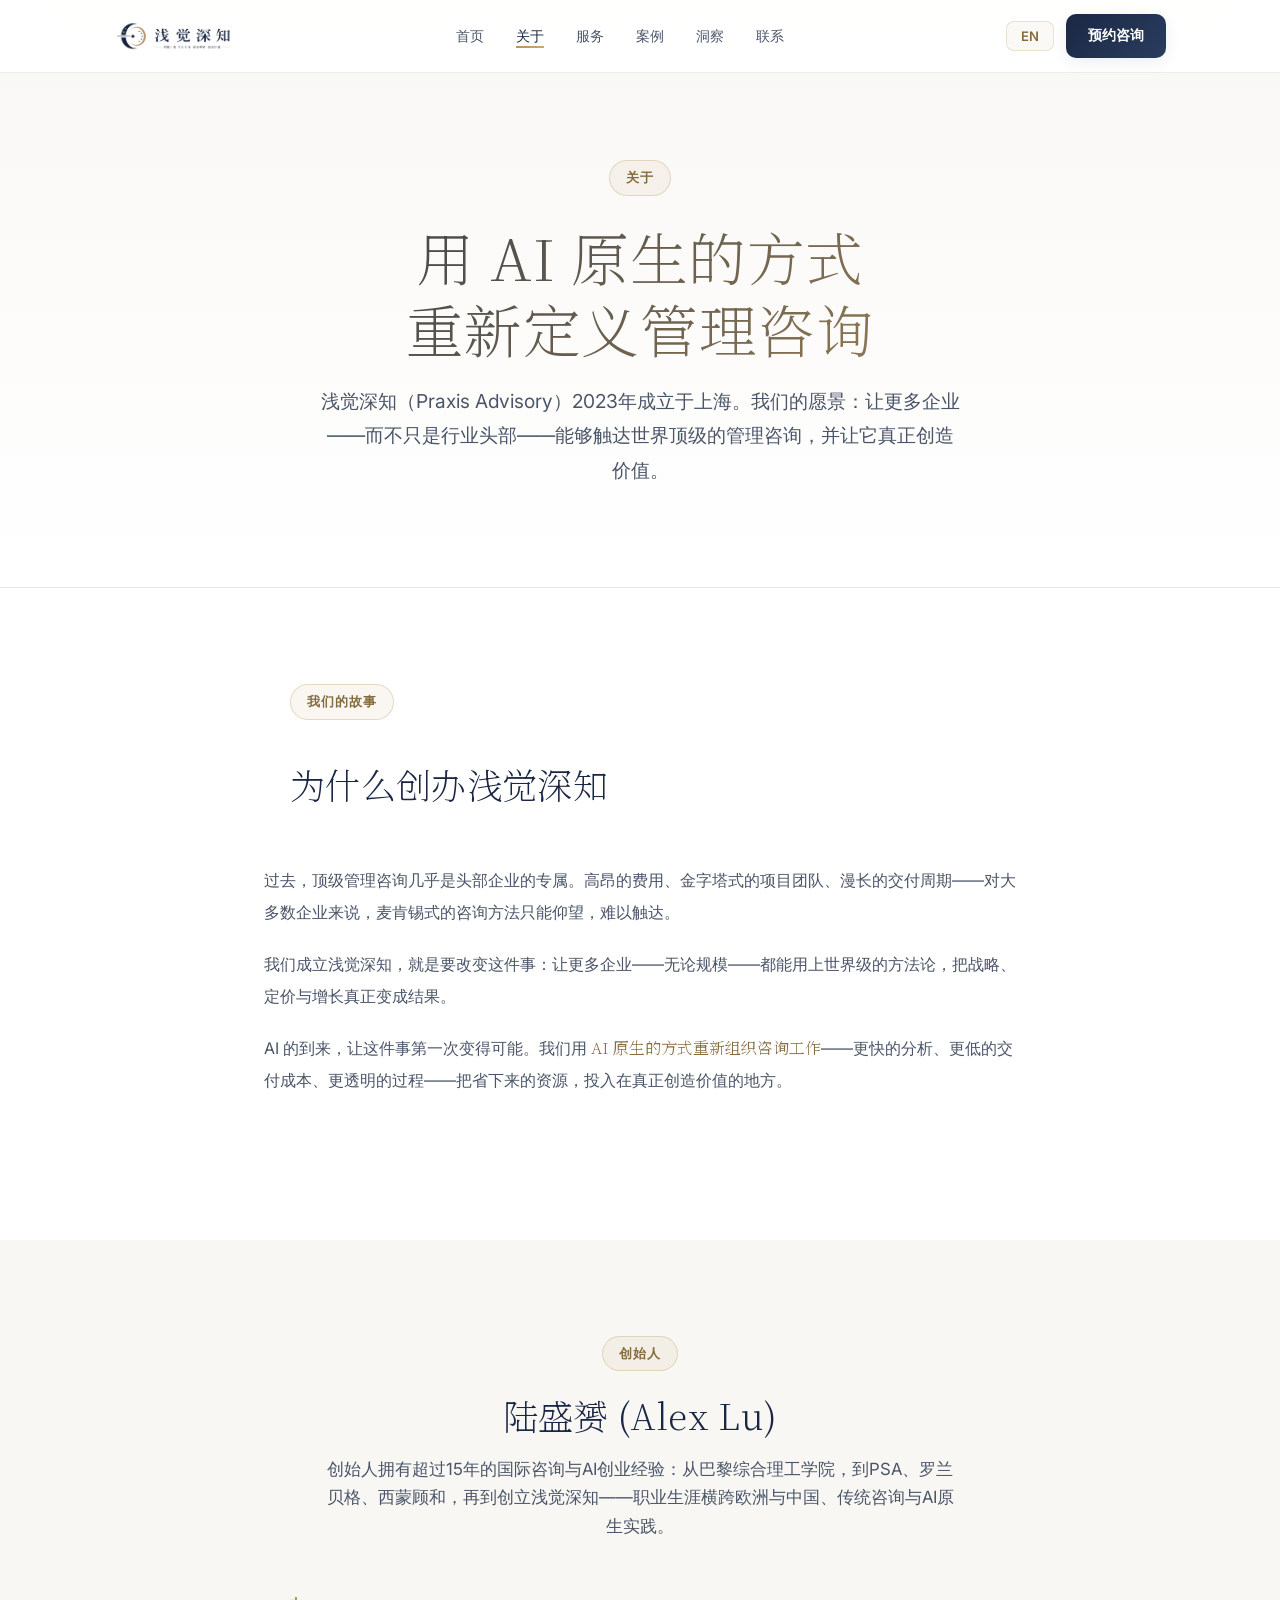
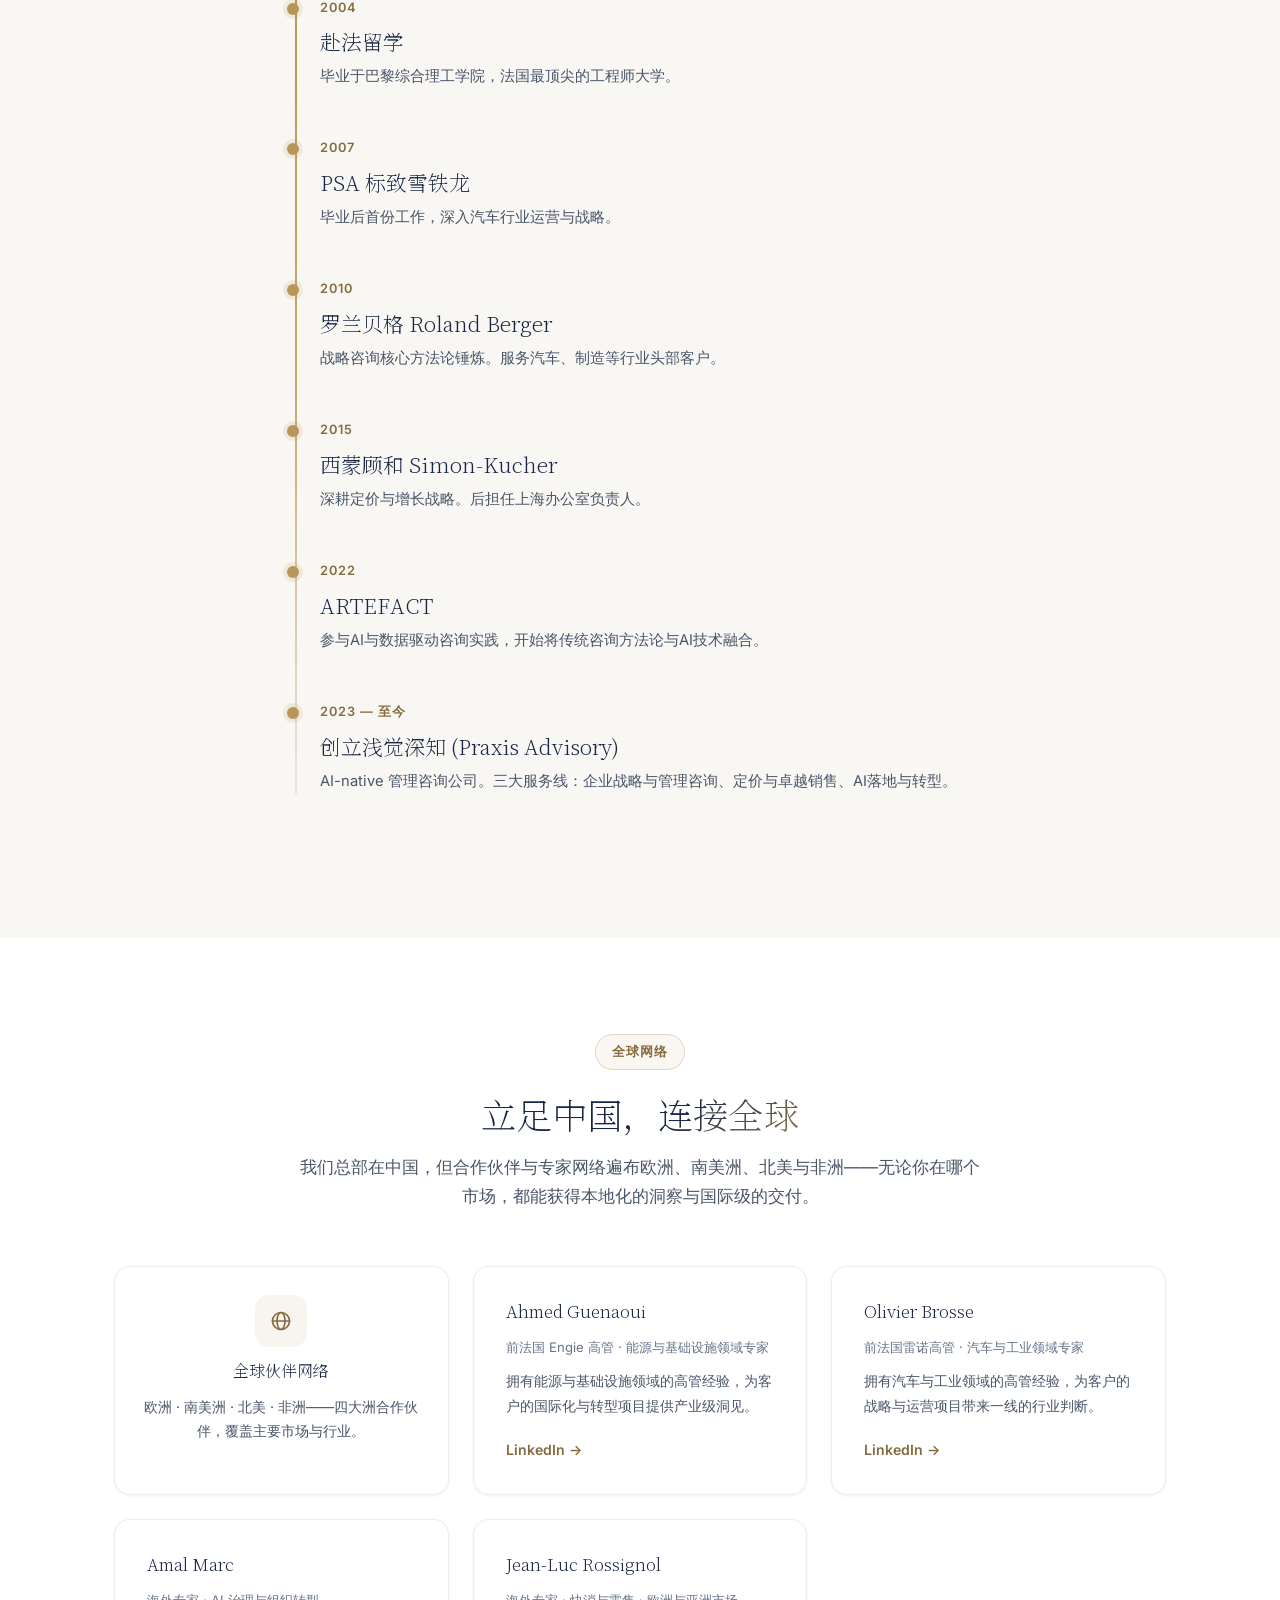
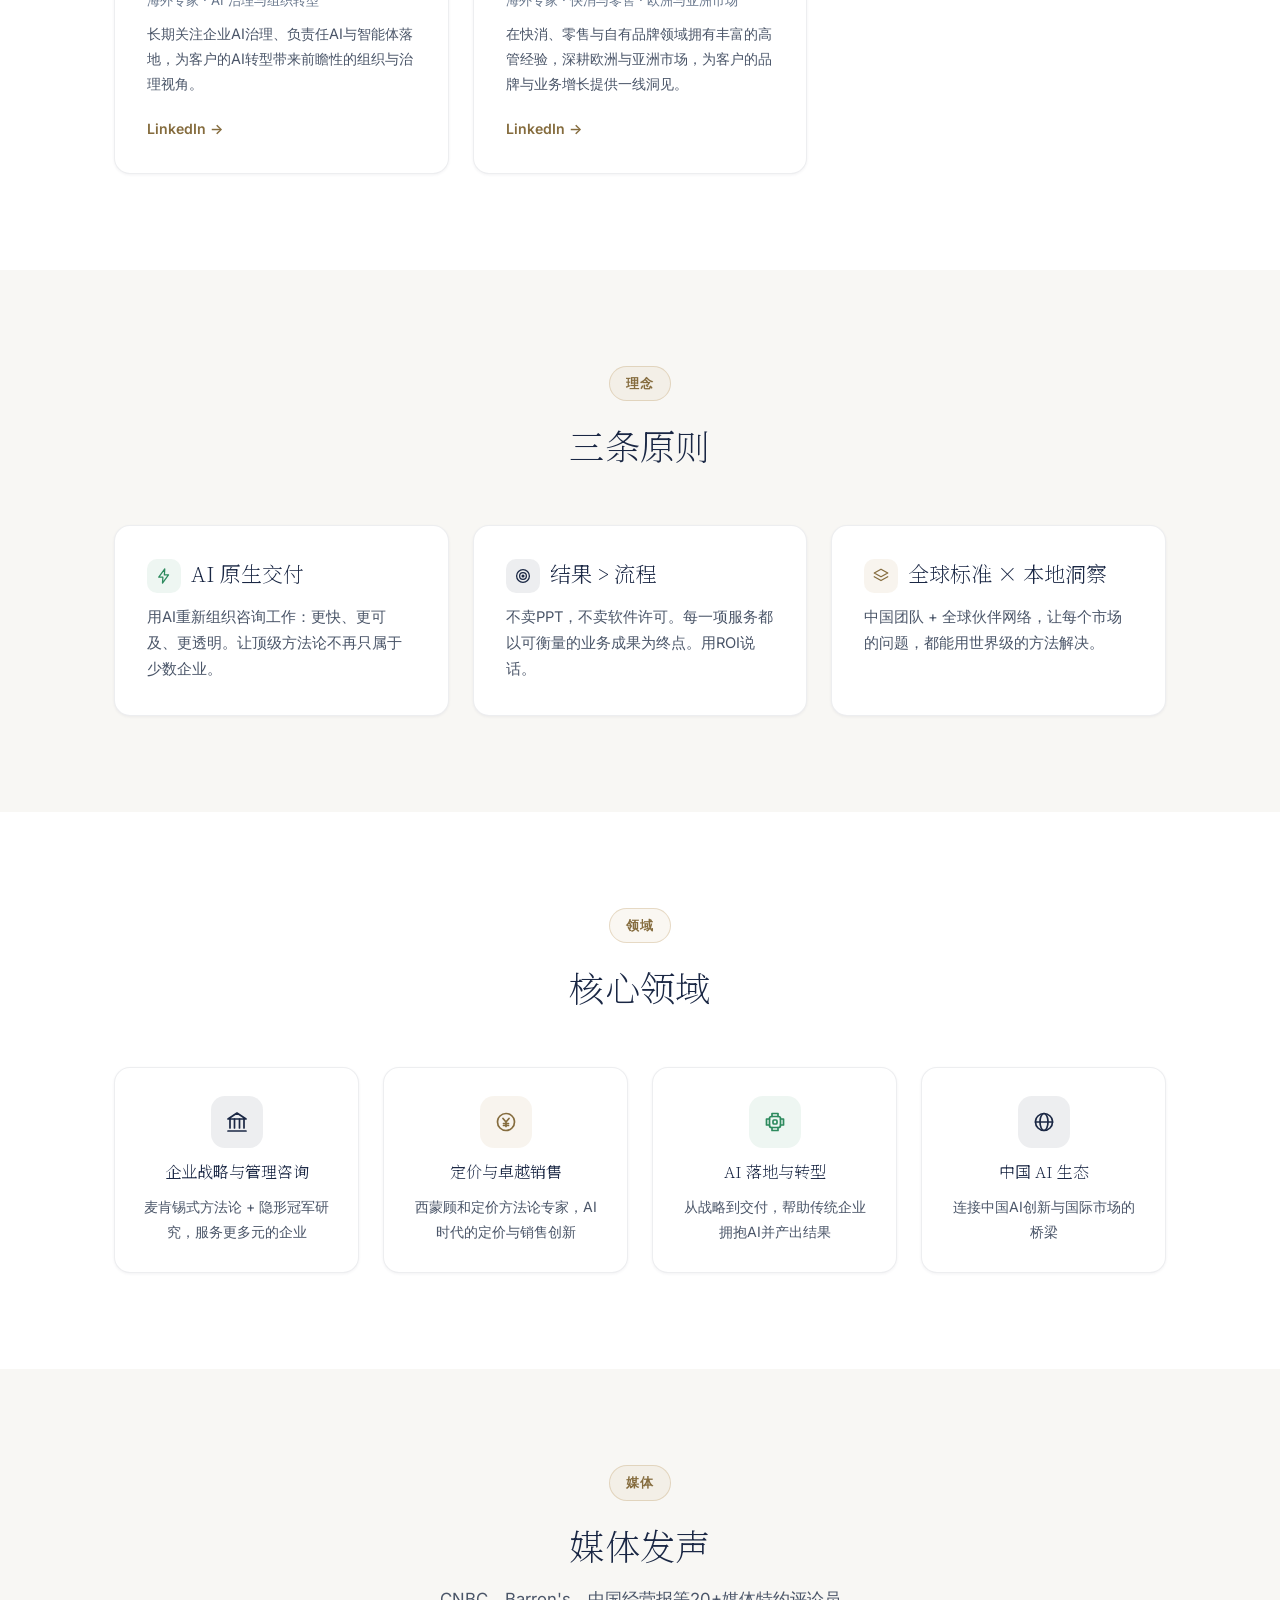
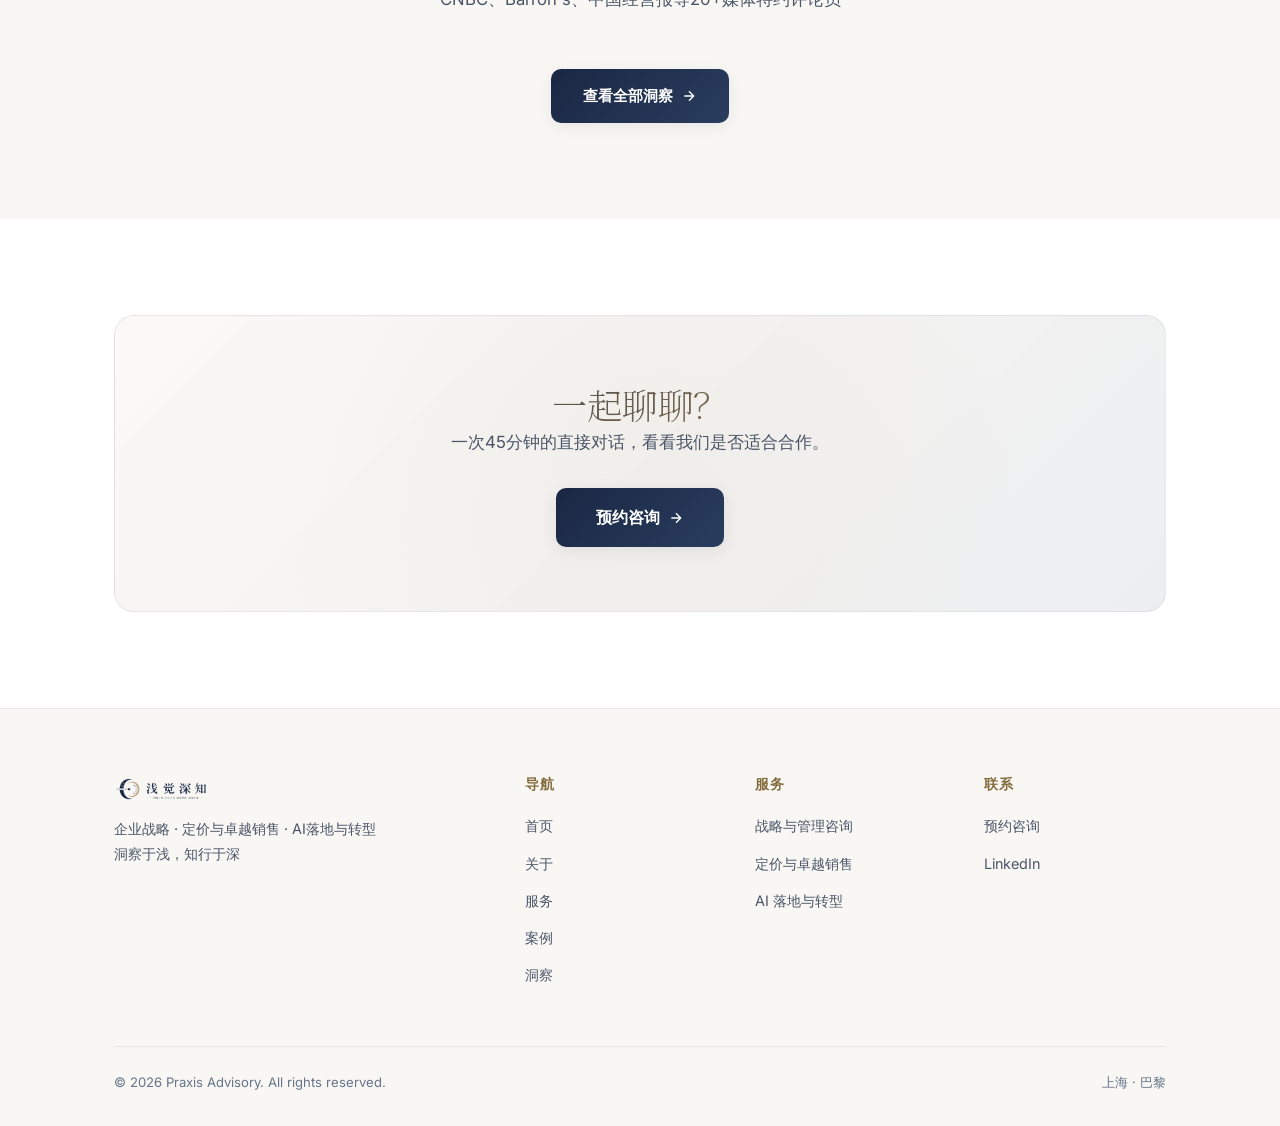
<file: docs/about.html>
<!-- 本文件由 build.mjs 生成；请编辑 src/about.html 并运行 node build.mjs，勿直接修改 -->
<!DOCTYPE html>
<html lang="zh-CN">
<head>
<meta charset="UTF-8">
<meta name="viewport" content="width=device-width, initial-scale=1.0">
<link rel="icon" type="image/png" sizes="32x32" href="assets/favicon-32.png">
<link rel="apple-touch-icon" href="assets/apple-touch-icon.png">
<meta property="og:type" content="website">
<meta property="og:site_name" content="Praxis Advisory">
<meta property="og:title" content="关于 — Praxis Advisory · 浅觉深知">
<meta property="og:description" content="浅觉深知（Praxis Advisory）2023年成立于上海。愿景：用AI原生的方式让更多企业触达世界顶级管理咨询，真正创造价值。">
<meta property="og:url" content="https://alexandre0820.github.io/PraxisAdvisory/about.html">
<meta property="og:image" content="https://alexandre0820.github.io/PraxisAdvisory/assets/og-cover.png">
<meta property="og:image:width" content="1200">
<meta property="og:image:height" content="630">
<meta property="og:locale" content="zh_CN">
<meta name="twitter:card" content="summary_large_image">
<title>关于 — Praxis Advisory · 浅觉深知</title>
<meta name="description" content="浅觉深知（Praxis Advisory）2023年成立于上海。愿景：用AI原生的方式让更多企业触达世界顶级管理咨询，真正创造价值。">
<link rel="stylesheet" href="style.css">
<link rel="preconnect" href="https://fonts.googleapis.com">
<link rel="preconnect" href="https://fonts.gstatic.com" crossorigin>
<link rel="stylesheet" href="https://fonts.googleapis.com/css2?family=Inter:wght@400;500;600;700;800&display=swap">
<style>
  .expert-card{display:flex;flex-direction:column;height:100%}
  .expert-role{font-size:.82rem;color:var(--muted);margin-bottom:10px}
  .expert-card p{flex:1}
</style>
</head>
<body>

<nav class="nav" id="nav">
  <div class="nav-inner">
    <a href="index.html" class="nav-logo">
      <img src="assets/logo-en.png" alt="Praxis Advisory" style="height:40px;" data-lang="en">
      <img src="assets/logo-cn.png" alt="浅觉深知" style="height:40px;" data-lang="zh">
    </a>
    <ul class="nav-links" id="navLinks">
      <li><a href="index.html"><span data-lang="zh">首页</span><span data-lang="en">Home</span></a></li>
      <li><a href="about.html" class="active"><span data-lang="zh">关于</span><span data-lang="en">About</span></a></li>
      <li><a href="services.html"><span data-lang="zh">服务</span><span data-lang="en">Services</span></a></li>
      <li><a href="cases.html"><span data-lang="zh">案例</span><span data-lang="en">Cases</span></a></li>
      <li><a href="insights.html"><span data-lang="zh">洞察</span><span data-lang="en">Insights</span></a></li>
      <li><a href="contact.html"><span data-lang="zh">联系</span><span data-lang="en">Contact</span></a></li>
    </ul>
    <div class="nav-cta">
      <button class="lang-toggle" onclick="toggleLang()" id="langBtn">EN</button>
      <a href="contact.html" class="btn btn-primary"><span data-lang="zh">预约咨询</span><span data-lang="en">Book a Call</span></a>
    </div>
    <button class="nav-toggle" aria-expanded="false">
      <span class="sr-only" data-lang="zh">打开菜单</span><span class="sr-only" data-lang="en">Open menu</span>
      <svg viewBox="0 0 24 24" fill="none" stroke="currentColor" stroke-width="2"><path d="M3 12h18M3 6h18M3 18h18"/></svg>
    </button>
  </div>
</nav>


<section class="hero" style="padding-bottom:60px;">
  <div class="badge"><span data-lang="zh">关于</span><span data-lang="en">About</span></div>
  <h1 class="gradient-text" style="margin-top:24px;">
    <span data-lang="zh">用 AI 原生的方式<br>重新定义管理咨询</span>
    <span data-lang="en">Redefining Management Consulting<br>the AI-Native Way</span>
  </h1>
  <p class="subtitle" style="max-width:640px;">
    <span data-lang="zh">浅觉深知（Praxis Advisory）2023年成立于上海。我们的愿景：让更多企业——而不只是行业头部——能够触达世界顶级的管理咨询，并让它真正创造价值。</span>
    <span data-lang="en">Founded in Shanghai in 2023. Our vision: make world-class management consulting accessible to more companies — not just industry leaders — and turn it into real value.</span>
  </p>
</section>

<section class="section-pad">
  <div class="container" style="max-width:800px;">
    <div class="section-header" style="text-align:left;">
      <div class="badge"><span data-lang="zh">我们的故事</span><span data-lang="en">Our Story</span></div>
      <h2 style="margin-top:20px;"><span data-lang="zh">为什么创办浅觉深知</span><span data-lang="en">Why We Founded Praxis Advisory</span></h2>
    </div>
    <div style="font-size:1.05rem; color:var(--text2); line-height:2; margin-bottom:48px;">
      <p style="margin-bottom:20px;">
        <span data-lang="zh">过去，顶级管理咨询几乎是头部企业的专属。高昂的费用、金字塔式的项目团队、漫长的交付周期——对大多数企业来说，麦肯锡式的咨询方法只能仰望，难以触达。</span>
        <span data-lang="en">Top-tier consulting was long reserved for industry leaders. High fees, pyramid-shaped teams, long delivery cycles — for most companies, McKinsey-style methods were something to admire, not to access.</span>
      </p>
      <p style="margin-bottom:20px;">
        <span data-lang="zh">我们成立浅觉深知，就是要改变这件事：让更多企业——无论规模——都能用上世界级的方法论，把战略、定价与增长真正变成结果。</span>
        <span data-lang="en">We founded Praxis Advisory to change that: to put world-class methodology within reach of more companies, whatever their size — and turn strategy, pricing and growth into real outcomes.</span>
      </p>
      <p>
        <span data-lang="zh">AI 的到来，让这件事第一次变得可能。我们用 <em class="em">AI 原生的方式重新组织咨询工作</em>——更快的分析、更低的交付成本、更透明的过程——把省下来的资源，投入在真正创造价值的地方。</span>
        <span data-lang="en">AI made this possible for the first time. We organize consulting the <strong style="color:var(--navy);">AI-native way</strong> — faster analysis, lower delivery cost, more transparent process — reinvesting what we save into what actually creates value.</span>
      </p>
    </div>
  </div>
</section>

<section class="section-pad" style="background:var(--bg2);">
  <div class="container">
    <div class="section-header">
      <div class="badge"><span data-lang="zh">创始人</span><span data-lang="en">Founder</span></div>
      <h2><span data-lang="zh">陆盛赟 (Alex Lu)</span><span data-lang="en">Alex Lu</span></h2>
      <p style="max-width:640px;">
        <span data-lang="zh">创始人拥有超过15年的国际咨询与AI创业经验：从巴黎综合理工学院，到PSA、罗兰贝格、西蒙顾和，再到创立浅觉深知——职业生涯横跨欧洲与中国、传统咨询与AI原生实践。</span>
        <span data-lang="en">Our founder brings 15+ years across international consulting and AI entrepreneurship: from École Polytechnique, through PSA, Roland Berger and Simon-Kucher, to founding Praxis Advisory — a career spanning Europe and China, traditional consulting and AI-native practice.</span>
      </p>
    </div>
    <div class="timeline" style="max-width:720px;margin-left:auto;margin-right:auto;">
      <div class="timeline-item">
        <div class="timeline-year">2004</div>
        <h3><span data-lang="zh">赴法留学</span><span data-lang="en">France · École Polytechnique</span></h3>
        <p><span data-lang="zh">毕业于巴黎综合理工学院，法国最顶尖的工程师大学。</span><span data-lang="en">Graduated from École Polytechnique, France's most elite engineering institution.</span></p>
      </div>
      <div class="timeline-item">
        <div class="timeline-year">2007</div>
        <h3>PSA <span data-lang="zh">标致雪铁龙</span><span data-lang="en">Peugeot-Citroën</span></h3>
        <p><span data-lang="zh">毕业后首份工作，深入汽车行业运营与战略。</span><span data-lang="en">First role after graduation — deep dive into automotive operations and strategy.</span></p>
      </div>
      <div class="timeline-item">
        <div class="timeline-year">2010</div>
        <h3><span data-lang="zh">罗兰贝格</span> Roland Berger</h3>
        <p><span data-lang="zh">战略咨询核心方法论锤炼。服务汽车、制造等行业头部客户。</span><span data-lang="en">Core strategic consulting methodology. Served leading clients in automotive and manufacturing.</span></p>
      </div>
      <div class="timeline-item">
        <div class="timeline-year">2015</div>
        <h3><span data-lang="zh">西蒙顾和</span> Simon-Kucher</h3>
        <p><span data-lang="zh">深耕定价与增长战略。后担任上海办公室负责人。</span><span data-lang="en">Pricing and growth strategy specialist. Later led the Shanghai office.</span></p>
      </div>
      <div class="timeline-item">
        <div class="timeline-year">2022</div>
        <h3>ARTEFACT</h3>
        <p><span data-lang="zh">参与AI与数据驱动咨询实践，开始将传统咨询方法论与AI技术融合。</span><span data-lang="en">AI and data-driven consulting practice. Began fusing traditional consulting methodology with AI technology.</span></p>
      </div>
      <div class="timeline-item">
        <div class="timeline-year"><span data-lang="zh">2023 — 至今</span><span data-lang="en">2023 — Present</span></div>
        <h3><span data-lang="zh">创立浅觉深知 (Praxis Advisory)</span><span data-lang="en">Founded Praxis Advisory</span></h3>
        <p><span data-lang="zh">AI-native 管理咨询公司。三大服务线：企业战略与管理咨询、定价与卓越销售、AI落地与转型。</span><span data-lang="en">AI-native management consulting. Three service lines: Enterprise Strategy, Pricing &amp; Sales Excellence, AI Implementation &amp; Transformation.</span></p>
      </div>
    </div>
  </div>
</section>

<section class="section-pad">
  <div class="container">
    <div class="section-header">
      <div class="badge"><span data-lang="zh">全球网络</span><span data-lang="en">Global Network</span></div>
      <h2><span data-lang="zh">立足中国，<em class="hl">连接全球</em></span><span data-lang="en">Based in China. Connected Worldwide.</span></h2>
      <p style="max-width:680px;">
        <span data-lang="zh">我们总部在中国，但合作伙伴与专家网络遍布欧洲、南美洲、北美与非洲——无论你在哪个市场，都能获得本地化的洞察与国际级的交付。</span>
        <span data-lang="en">Headquartered in China, our partners and expert network span Europe, South America, North America and Africa — local insight, international delivery, wherever you are.</span>
      </p>
    </div>
    <div class="card-grid" style="grid-template-columns:repeat(auto-fit,minmax(260px,1fr));">
      <div class="card" style="text-align:center;padding:28px;">
        <div class="card-icon" style="margin:0 auto 12px;background:rgba(184,150,90,0.1);color:var(--gold-dark);"><svg viewBox="0 0 24 24" fill="none" stroke="currentColor" stroke-width="1.7" stroke-linecap="round" stroke-linejoin="round"><circle cx="12" cy="12" r="8.5"/><path d="M3.5 12h17"/><ellipse cx="12" cy="12" rx="4" ry="8.5"/></svg></div>
        <h3 style="font-size:1rem;"><span data-lang="zh">全球伙伴网络</span><span data-lang="en">Global Partner Network</span></h3>
        <p style="font-size:.88rem;"><span data-lang="zh">欧洲 · 南美洲 · 北美 · 非洲——四大洲合作伙伴，覆盖主要市场与行业。</span><span data-lang="en">Europe · South America · North America · Africa — partners across four continents and key industries.</span></p>
      </div>
      <div class="card expert-card">
        <h3 style="font-size:1.05rem;">Ahmed Guenaoui</h3>
        <div class="expert-role"><span data-lang="zh">前法国 Engie 高管 · 能源与基础设施领域专家</span><span data-lang="en">Former Engie executive · Energy &amp; Infrastructure</span></div>
        <p style="font-size:.9rem;"><span data-lang="zh">拥有能源与基础设施领域的高管经验，为客户的国际化与转型项目提供产业级洞见。</span><span data-lang="en">C-suite experience in energy and infrastructure, bringing industry-grade insight to internationalization and transformation projects.</span></p>
        <a class="card-link" href="https://www.linkedin.com/in/ahmed-guenaoui-aa44b14a/" target="_blank">LinkedIn →</a>
      </div>
      <div class="card expert-card">
        <h3 style="font-size:1.05rem;">Olivier Brosse</h3>
        <div class="expert-role"><span data-lang="zh">前法国雷诺高管 · 汽车与工业领域专家</span><span data-lang="en">Former Renault executive · Automotive &amp; Industrial</span></div>
        <p style="font-size:.9rem;"><span data-lang="zh">拥有汽车与工业领域的高管经验，为客户的战略与运营项目带来一线的行业判断。</span><span data-lang="en">C-suite experience in automotive and industrial sectors, bringing frontline industry judgment to strategy and operations projects.</span></p>
        <a class="card-link" href="https://www.linkedin.com/in/olivier-brosse-b95891202/" target="_blank">LinkedIn →</a>
      </div>
      <div class="card expert-card">
        <h3 style="font-size:1.05rem;">Amal Marc</h3>
        <div class="expert-role"><span data-lang="zh">海外专家 · AI 治理与组织转型</span><span data-lang="en">Advisor · AI Governance &amp; Organizational Transformation</span></div>
        <p style="font-size:.9rem;"><span data-lang="zh">长期关注企业AI治理、负责任AI与智能体落地，为客户的AI转型带来前瞻性的组织与治理视角。</span><span data-lang="en">Deep focus on enterprise AI governance, responsible AI and agent adoption — bringing a forward-looking organizational and governance lens to AI transformations.</span></p>
        <a class="card-link" href="https://www.linkedin.com/in/amal-marc/" target="_blank">LinkedIn →</a>
      </div>
      <div class="card expert-card">
        <h3 style="font-size:1.05rem;">Jean-Luc Rossignol</h3>
        <div class="expert-role"><span data-lang="zh">海外专家 · 快消与零售 · 欧洲与亚洲市场</span><span data-lang="en">Advisor · FMCG &amp; Retail · Europe &amp; Asia</span></div>
        <p style="font-size:.9rem;"><span data-lang="zh">在快消、零售与自有品牌领域拥有丰富的高管经验，深耕欧洲与亚洲市场，为客户的品牌与业务增长提供一线洞见。</span><span data-lang="en">Executive experience across FMCG, retail and private label, with deep expertise in European and Asian markets — frontline insight for brand and business growth.</span></p>
        <a class="card-link" href="https://www.linkedin.com/in/jeanlucrossignol/" target="_blank">LinkedIn →</a>
      </div>
    </div>
  </div>
</section>

<section class="section-pad" style="background:var(--bg2);">
  <div class="container">
    <div class="section-header">
      <div class="badge"><span data-lang="zh">理念</span><span data-lang="en">Philosophy</span></div>
      <h2><span data-lang="zh">三条原则</span><span data-lang="en">Three Principles</span></h2>
    </div>
    <div class="card-grid" style="grid-template-columns:repeat(auto-fit,minmax(300px,1fr));">
      <div class="card">
        <h3><span class="h3-icon" style="background:rgba(45,138,94,0.08);color:var(--emerald);"><svg viewBox="0 0 24 24" fill="none" stroke="currentColor" stroke-width="1.7" stroke-linecap="round" stroke-linejoin="round"><path d="M13 2.5 5 13.5h5.5L10 21.5l8-11h-5.5L13 2.5z"/></svg></span><span data-lang="zh">AI 原生交付</span><span data-lang="en">AI-Native Delivery</span></h3>
        <p><span data-lang="zh">用AI重新组织咨询工作：更快、更可及、更透明。让顶级方法论不再只属于少数企业。</span><span data-lang="en">We re-engineer consulting with AI — faster, more accessible, more transparent. World-class methodology, no longer reserved for the few.</span></p>
      </div>
      <div class="card">
        <h3><span class="h3-icon" style="background:rgba(26,39,68,0.08);color:var(--navy);"><svg viewBox="0 0 24 24" fill="none" stroke="currentColor" stroke-width="1.7" stroke-linecap="round" stroke-linejoin="round"><circle cx="12" cy="12" r="8.5"/><circle cx="12" cy="12" r="4.5"/><circle cx="12" cy="12" r="1.2" fill="currentColor"/></svg></span><span data-lang="zh">结果 > 流程</span><span data-lang="en">Outcomes &gt; Process</span></h3>
        <p><span data-lang="zh">不卖PPT，不卖软件许可。每一项服务都以可衡量的业务成果为终点。用ROI说话。</span><span data-lang="en">No decks. No licenses. Every engagement ends with measurable business results. ROI speaks.</span></p>
      </div>
      <div class="card">
        <h3><span class="h3-icon" style="background:rgba(184,150,90,0.1);color:var(--gold-dark);"><svg viewBox="0 0 24 24" fill="none" stroke="currentColor" stroke-width="1.7" stroke-linecap="round" stroke-linejoin="round"><path d="M12 3l9 5-9 5-9-5 9-5z"/><path d="M3 13l9 5 9-5"/></svg></span><span data-lang="zh">全球标准 × 本地洞察</span><span data-lang="en">Global Standards × Local Insight</span></h3>
        <p><span data-lang="zh">中国团队 + 全球伙伴网络，让每个市场的问题，都能用世界级的方法解决。</span><span data-lang="en">A China-based team plus a global partner network — so problems in any market get solved with world-class methods.</span></p>
      </div>
    </div>
  </div>
</section>

<section class="section-pad">
  <div class="container">
    <div class="section-header">
      <div class="badge"><span data-lang="zh">领域</span><span data-lang="en">Expertise</span></div>
      <h2><span data-lang="zh">核心领域</span><span data-lang="en">Core Domains</span></h2>
    </div>
    <div class="card-grid" style="grid-template-columns:repeat(auto-fit,minmax(240px,1fr));">
      <div class="card" style="text-align:center;padding:28px;">
        <div class="card-icon" style="margin:0 auto 12px;background:rgba(26,39,68,0.08);color:var(--navy);"><svg viewBox="0 0 24 24" fill="none" stroke="currentColor" stroke-width="1.7" stroke-linecap="round" stroke-linejoin="round"><path d="M12 3l9 6H3l9-6z"/><path d="M5 9v9M9.5 9v9M14.5 9v9M19 9v9"/><path d="M3 21h18"/></svg></div>
        <h3 style="font-size:1rem;"><span data-lang="zh">企业战略与管理咨询</span><span data-lang="en">Strategy &amp; Management</span></h3>
        <p style="font-size:.88rem;"><span data-lang="zh">麦肯锡式方法论 + 隐形冠军研究，服务更多元的企业</span><span data-lang="en">McKinsey-grade methodology + hidden-champion research, for a broader set of companies</span></p>
      </div>
      <div class="card" style="text-align:center;padding:28px;">
        <div class="card-icon" style="margin:0 auto 12px;background:rgba(184,150,90,0.1);color:var(--gold-dark);"><svg viewBox="0 0 24 24" fill="none" stroke="currentColor" stroke-width="1.7" stroke-linecap="round" stroke-linejoin="round"><circle cx="12" cy="12" r="8.5"/><path d="M9 8.5l3 3.5 3-3.5M12 12v4.5M9.5 13.5h5M9.5 15.5h5"/></svg></div>
        <h3 style="font-size:1rem;"><span data-lang="zh">定价与卓越销售</span><span data-lang="en">Pricing &amp; Sales Excellence</span></h3>
        <p style="font-size:.88rem;"><span data-lang="zh">西蒙顾和定价方法论专家，AI时代的定价与销售创新</span><span data-lang="en">Simon-Kucher pricing methodology, AI-era pricing and sales innovation</span></p>
      </div>
      <div class="card" style="text-align:center;padding:28px;">
        <div class="card-icon" style="margin:0 auto 12px;background:rgba(45,138,94,0.08);color:var(--emerald);"><svg viewBox="0 0 24 24" fill="none" stroke="currentColor" stroke-width="1.7" stroke-linecap="round" stroke-linejoin="round"><rect x="6.5" y="6.5" width="11" height="11" rx="2"/><rect x="10" y="10" width="4" height="4" rx="1"/><path d="M9 6.5V3.5h6v3M9 17.5v3h6v-3M6.5 9H3.5v6h3M17.5 9h3v6h-3"/></svg></div>
        <h3 style="font-size:1rem;"><span data-lang="zh">AI 落地与转型</span><span data-lang="en">AI Implementation</span></h3>
        <p style="font-size:.88rem;"><span data-lang="zh">从战略到交付，帮助传统企业拥抱AI并产出结果</span><span data-lang="en">Strategy to delivery — helping enterprises adopt AI and produce results</span></p>
      </div>
      <div class="card" style="text-align:center;padding:28px;">
        <div class="card-icon" style="margin:0 auto 12px;background:rgba(26,39,68,0.08);color:var(--navy);"><svg viewBox="0 0 24 24" fill="none" stroke="currentColor" stroke-width="1.7" stroke-linecap="round" stroke-linejoin="round"><circle cx="12" cy="12" r="8.5"/><path d="M3.5 12h17"/><ellipse cx="12" cy="12" rx="4" ry="8.5"/></svg></div>
        <h3 style="font-size:1rem;"><span data-lang="zh">中国 AI 生态</span><span data-lang="en">China AI Ecosystem</span></h3>
        <p style="font-size:.88rem;"><span data-lang="zh">连接中国AI创新与国际市场的桥梁</span><span data-lang="en">Bridging Chinese AI innovation with global markets</span></p>
      </div>
    </div>
  </div>
</section>

<section class="section-pad" style="background:var(--bg2);">
  <div class="container">
    <div class="section-header">
      <div class="badge"><span data-lang="zh">媒体</span><span data-lang="en">Media</span></div>
      <h2><span data-lang="zh">媒体发声</span><span data-lang="en">Media Presence</span></h2>
      <p><span data-lang="zh">CNBC、Barron's、中国经营报等20+媒体特约评论员</span><span data-lang="en">Featured in CNBC, Barron's, SCMP, and 20+ publications</span></p>
    </div>
    <div style="text-align:center;">
      <a href="insights.html" class="btn btn-primary">
        <span data-lang="zh">查看全部洞察</span><span data-lang="en">View All Insights</span>
        <svg viewBox="0 0 24 24" fill="none" stroke="currentColor" stroke-width="2"><path d="M5 12h14M12 5l7 7-7 7"/></svg>
      </a>
    </div>
  </div>
</section>

<section class="section-pad">
  <div class="container">
    <div class="cta-banner" style="background:linear-gradient(135deg,rgba(184,150,90,0.06),rgba(26,39,68,0.08));border:1px solid var(--border);border-radius:20px;padding:64px;text-align:center;position:relative;overflow:hidden;">
      <div style="position:absolute;inset:0;background:radial-gradient(circle at 50% 50%,rgba(184,150,90,0.06),transparent 70%);"></div>
      <h2 class="gradient-text" style="position:relative;"><span data-lang="zh">一起聊聊？</span><span data-lang="en">Let's Talk?</span></h2>
      <p style="color:var(--text2);font-size:1.05rem;position:relative;margin-bottom:32px;"><span data-lang="zh">一次45分钟的直接对话，看看我们是否适合合作。</span><span data-lang="en">A 45-minute direct conversation to see if we're the right fit.</span></p>
      <a href="contact.html" class="btn btn-primary" style="position:relative;font-size:1rem;padding:16px 40px;">
        <span data-lang="zh">预约咨询</span><span data-lang="en">Book a Call</span>
        <svg viewBox="0 0 24 24" fill="none" stroke="currentColor" stroke-width="2"><path d="M5 12h14M12 5l7 7-7 7"/></svg>
      </a>
    </div>
  </div>
</section>

<footer class="footer">
  <div class="container">
    <div class="footer-grid">
      <div class="footer-brand">
        <a href="index.html" class="nav-logo" style="margin-bottom:8px;">
          <img src="assets/logo-en.png" alt="Praxis Advisory" style="height:32px;" data-lang="en">
          <img src="assets/logo-cn.png" alt="浅觉深知" style="height:32px;" data-lang="zh">
        </a>
        <p><span data-lang="zh">企业战略 · 定价与卓越销售 · AI落地与转型<br>洞察于浅，知行于深</span><span data-lang="en">Enterprise Strategy · Pricing &amp; Sales Excellence · AI Transformation<br>From Insight to Execution</span></p>
      </div>
      <div><h4><span data-lang="zh">导航</span><span data-lang="en">Navigation</span></h4><ul><li><a href="index.html"><span data-lang="zh">首页</span><span data-lang="en">Home</span></a></li><li><a href="about.html"><span data-lang="zh">关于</span><span data-lang="en">About</span></a></li><li><a href="services.html"><span data-lang="zh">服务</span><span data-lang="en">Services</span></a></li><li><a href="cases.html"><span data-lang="zh">案例</span><span data-lang="en">Cases</span></a></li><li><a href="insights.html"><span data-lang="zh">洞察</span><span data-lang="en">Insights</span></a></li></ul></div>
      <div><h4><span data-lang="zh">服务</span><span data-lang="en">Services</span></h4><ul><li><a href="services.html#strategy"><span data-lang="zh">战略与管理咨询</span><span data-lang="en">Strategy &amp; Mgmt</span></a></li><li><a href="services.html#pricing"><span data-lang="zh">定价与卓越销售</span><span data-lang="en">Pricing &amp; Sales</span></a></li><li><a href="services.html#ai"><span data-lang="zh">AI 落地与转型</span><span data-lang="en">AI Transformation</span></a></li></ul></div>
      <div><h4><span data-lang="zh">联系</span><span data-lang="en">Contact</span></h4><ul><li><a href="contact.html"><span data-lang="zh">预约咨询</span><span data-lang="en">Book a Call</span></a></li><li><a href="https://www.linkedin.com/in/alexandre-lu/" target="_blank" rel="noopener">LinkedIn</a></li></ul></div>
    </div>
    <div class="footer-bottom"><span>© <span id="year">2026</span> Praxis Advisory. All rights reserved.</span><span><span data-lang="zh">上海 · 巴黎</span><span data-lang="en">Shanghai · Paris</span></span></div>
  </div>
</footer>


<script>
(function(){
  var nav=document.getElementById('nav');
  window.addEventListener('scroll',function(){nav.classList.toggle('scrolled',window.scrollY>40)});

  /* 语言切换 */
  var currentLang='zh';
  try{currentLang=localStorage.getItem('praxis-lang')||'zh'}catch(e){}
  function apply(){
    document.body.classList.toggle('lang-en',currentLang==='en');
    document.getElementById('langBtn').textContent=currentLang==='zh'?'EN':'中';
    document.documentElement.lang=currentLang==='zh'?'zh-CN':'en';
  }
  window.toggleLang=function(){
    currentLang=currentLang==='zh'?'en':'zh';
    try{localStorage.setItem('praxis-lang',currentLang)}catch(e){}
    apply();
  };
  apply();

  /* 移动端菜单 */
  var navToggle=document.querySelector('.nav-toggle');
  var navLinks=document.getElementById('navLinks');
  if(navToggle&&navLinks){
    navToggle.addEventListener('click',function(){
      var open=navLinks.classList.toggle('open');
      navToggle.setAttribute('aria-expanded',open);
    });
  }

  /* FAQ 折叠（键盘可达） */
  document.addEventListener('click',function(e){
    if(!e.target.closest)return;
    var q=e.target.closest('.faq-q');
    if(q){
      var item=q.parentElement;
      q.setAttribute('aria-expanded',item.classList.toggle('open'));
    }
  });

  /* 版权年份 */
  var year=document.getElementById('year');
  if(year){year.textContent=new Date().getFullYear();}
})();
</script>

</body></html>
</file>
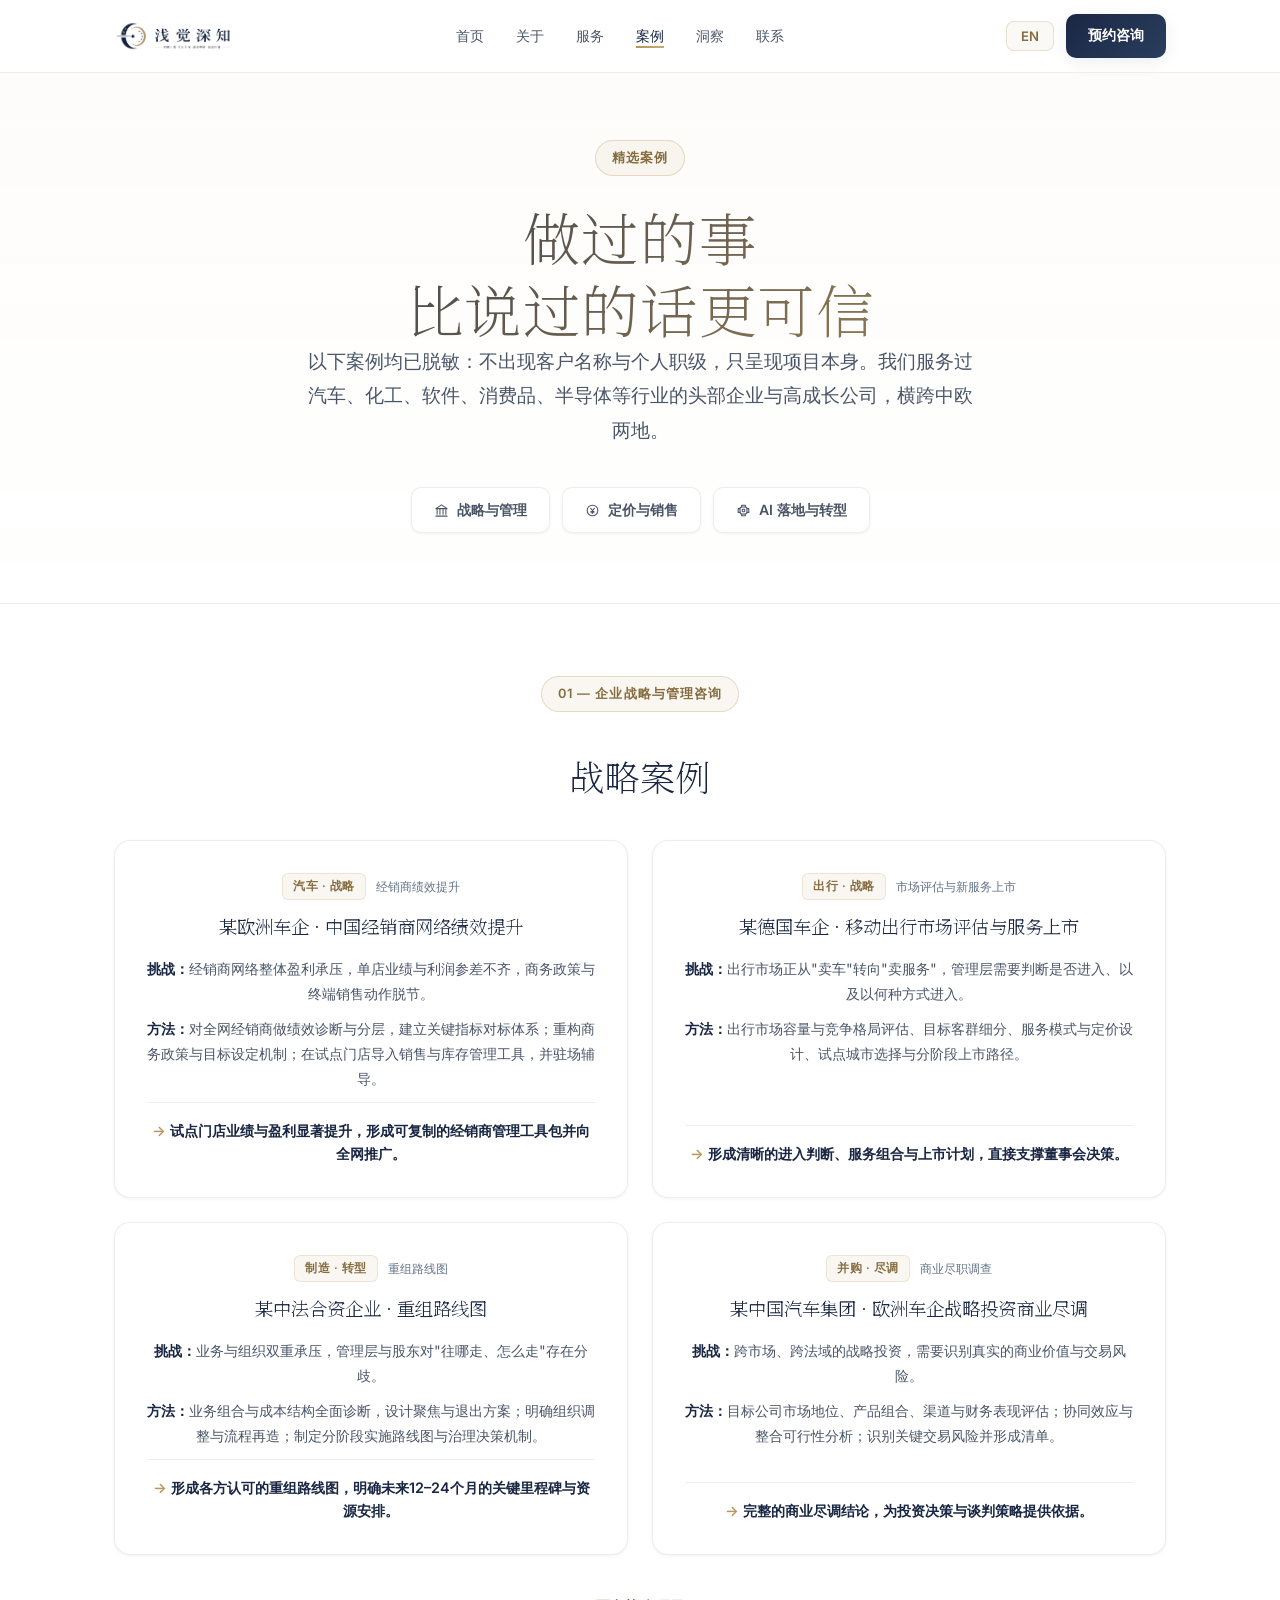
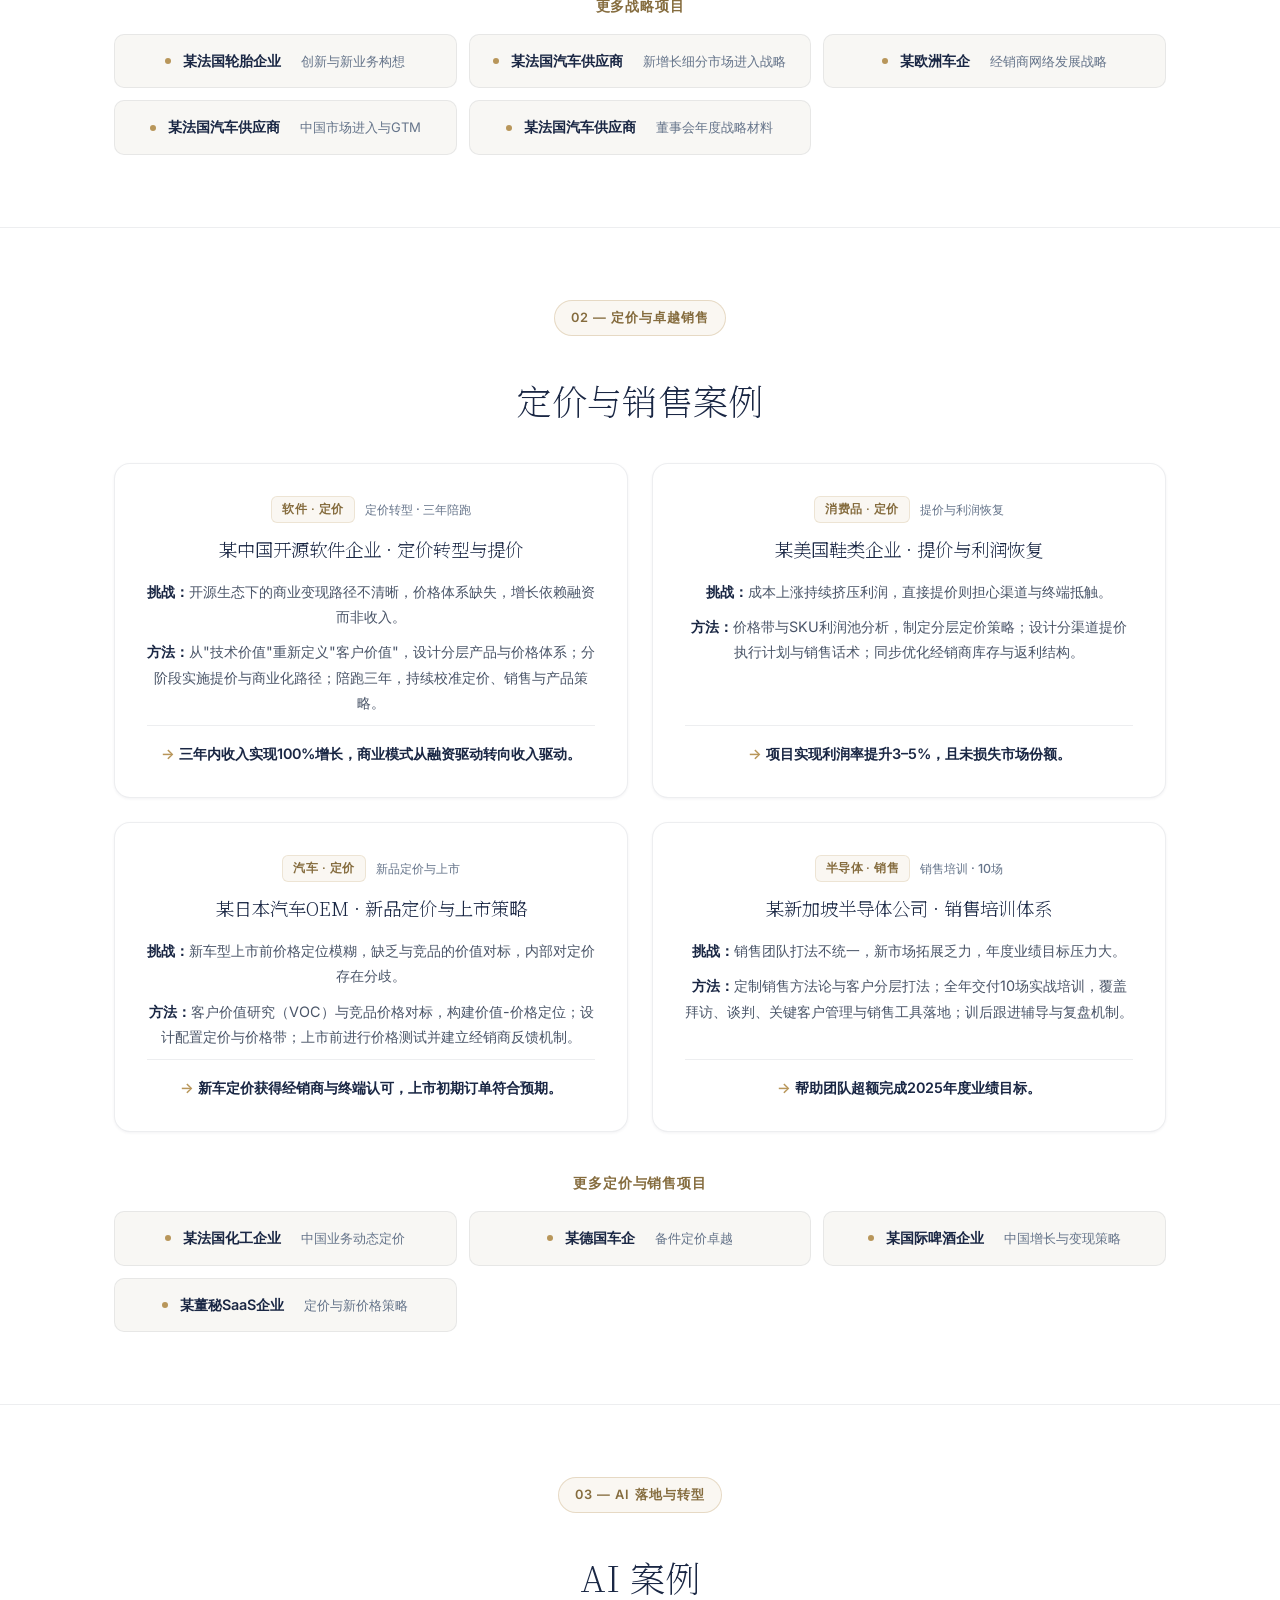
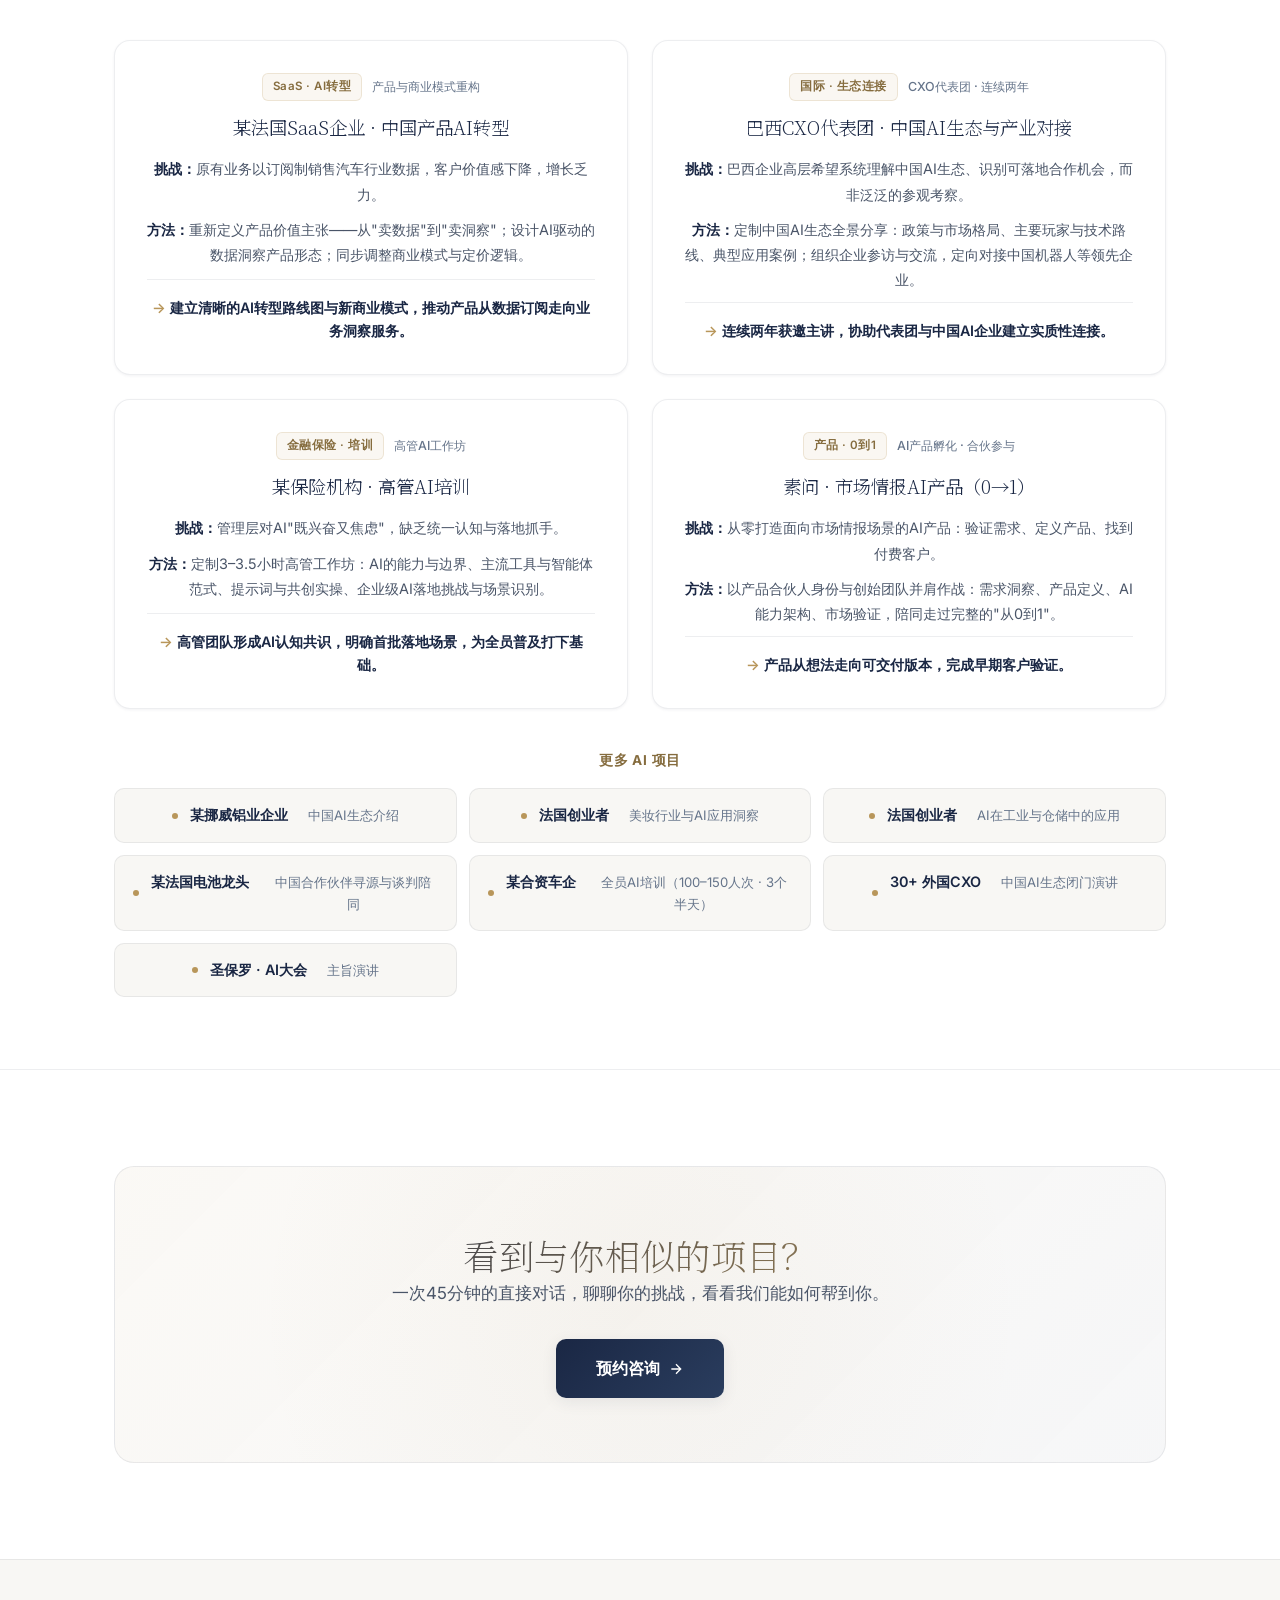
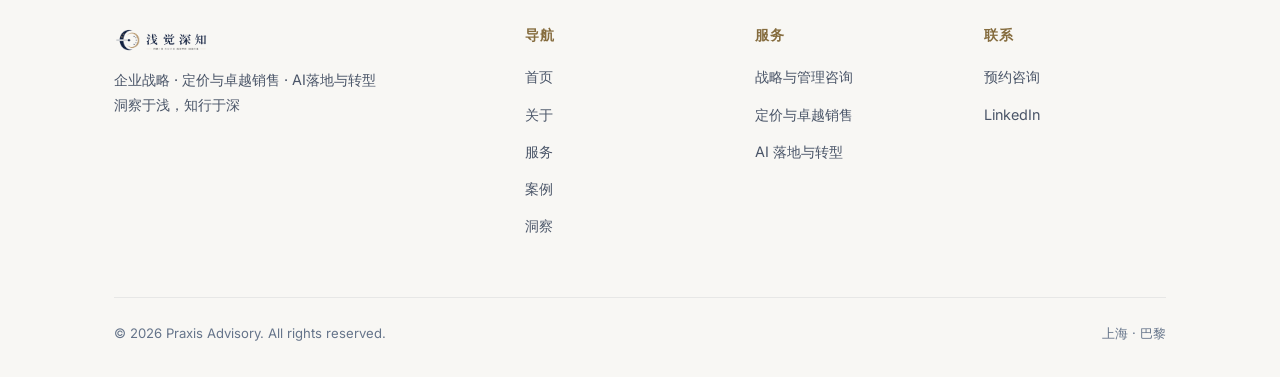
<file: docs/cases.html>
<!-- 本文件由 build.mjs 生成；请编辑 src/cases.html 并运行 node build.mjs，勿直接修改 -->
<!DOCTYPE html>
<html lang="zh-CN">
<head>
<meta charset="UTF-8">
<meta name="viewport" content="width=device-width, initial-scale=1.0">
<link rel="icon" type="image/png" sizes="32x32" href="assets/favicon-32.png">
<link rel="apple-touch-icon" href="assets/apple-touch-icon.png">
<meta property="og:type" content="website">
<meta property="og:site_name" content="Praxis Advisory">
<meta property="og:title" content="案例 — 战略 · 定价 · AI | Praxis Advisory">
<meta property="og:description" content="Praxis Advisory 精选案例：企业战略与管理咨询、定价与卓越销售、AI落地与转型。全部案例脱敏呈现。">
<meta property="og:url" content="https://alexandre0820.github.io/PraxisAdvisory/cases.html">
<meta property="og:image" content="https://alexandre0820.github.io/PraxisAdvisory/assets/og-cover.png">
<meta property="og:image:width" content="1200">
<meta property="og:image:height" content="630">
<meta property="og:locale" content="zh_CN">
<meta name="twitter:card" content="summary_large_image">
<title>案例 — 战略 · 定价 · AI | Praxis Advisory</title>
<meta name="description" content="Praxis Advisory 精选案例：企业战略与管理咨询、定价与卓越销售、AI落地与转型。全部案例脱敏呈现。">
<link rel="stylesheet" href="style.css">
<link rel="preconnect" href="https://fonts.googleapis.com">
<link rel="preconnect" href="https://fonts.gstatic.com" crossorigin>
<link rel="stylesheet" href="https://fonts.googleapis.com/css2?family=Inter:wght@400;500;600;700;800&display=swap">
<style>
  .cases-hero{padding:140px 24px 70px;text-align:center;position:relative;z-index:1;border-bottom:1px solid var(--border);background:linear-gradient(180deg,rgba(184,150,90,0.03) 0%,transparent 100%)}
  .pillar-nav{display:flex;gap:12px;justify-content:center;flex-wrap:wrap;margin-top:40px;position:relative;z-index:1}
  .pillar-nav a svg{width:15px;height:15px}.pillar-nav a{display:inline-flex;align-items:center;gap:8px;padding:10px 22px;border-radius:10px;border:1px solid var(--border);background:var(--card);color:var(--text2);text-decoration:none;font-size:.88rem;font-weight:600;transition:all .25s;box-shadow:var(--shadow-sm)}
  .pillar-nav a:hover{border-color:var(--gold);color:var(--gold-dark);transform:translateY(-2px)}
  .case-section{padding:72px 0;border-bottom:1px solid var(--border)}
  .case-section:last-of-type{border-bottom:none}
  .case-grid{display:grid;grid-template-columns:repeat(auto-fit,minmax(340px,1fr));gap:24px;margin-top:40px}
  .case-card{background:var(--card);border:1px solid var(--border);border-radius:16px;padding:32px;box-shadow:var(--shadow-sm);transition:all .3s ease;display:flex;flex-direction:column}
  .case-card:hover{border-color:var(--border-hover);transform:translateY(-3px);box-shadow:var(--shadow-md)}
  .case-top{display:flex;align-items:center;gap:10px;flex-wrap:wrap;margin-bottom:14px}
    .case-type{font-size:.78rem;color:var(--muted);font-weight:500}
  .case-card h3{font-size:1.15rem;color:var(--navy);margin-bottom:16px;line-height:1.4}
  .case-card p{font-size:.9rem;line-height:1.75;margin-bottom:10px}
  .case-card p strong{color:var(--navy)}
  .case-result{margin-top:auto;padding-top:16px;border-top:1px solid var(--border);font-size:.9rem;color:var(--navy);font-weight:600;line-height:1.6}
  .case-result::before{content:'→ ';color:var(--gold)}
  .case-more{margin-top:40px}
  .case-more h4{font-size:.85rem;font-weight:700;color:var(--gold-dark);text-transform:uppercase;letter-spacing:.06em;margin-bottom:16px}
  .more-grid{display:grid;grid-template-columns:repeat(auto-fit,minmax(260px,1fr));gap:12px}
  .more-item{display:flex;gap:12px;align-items:baseline;background:var(--bg2);border:1px solid var(--border);border-radius:10px;padding:14px 18px}
  .more-item .dot{width:6px;height:6px;border-radius:50%;background:var(--gold);flex-shrink:0;align-self:center}
  .more-item .t{font-size:.9rem;font-weight:600;color:var(--navy);margin-right:8px;white-space:nowrap}
  .more-item .d{font-size:.82rem;color:var(--muted)}
  @media(max-width:640px){.more-item{flex-direction:column;gap:2px;align-items:flex-start}.more-item .t{white-space:normal}}
</style>
</head>
<body>
<nav class="nav" id="nav">
  <div class="nav-inner">
    <a href="index.html" class="nav-logo">
      <img src="assets/logo-en.png" alt="Praxis Advisory" style="height:40px;" data-lang="en">
      <img src="assets/logo-cn.png" alt="浅觉深知" style="height:40px;" data-lang="zh">
    </a>
    <ul class="nav-links" id="navLinks">
      <li><a href="index.html"><span data-lang="zh">首页</span><span data-lang="en">Home</span></a></li>
      <li><a href="about.html"><span data-lang="zh">关于</span><span data-lang="en">About</span></a></li>
      <li><a href="services.html"><span data-lang="zh">服务</span><span data-lang="en">Services</span></a></li>
      <li><a href="cases.html" class="active"><span data-lang="zh">案例</span><span data-lang="en">Cases</span></a></li>
      <li><a href="insights.html"><span data-lang="zh">洞察</span><span data-lang="en">Insights</span></a></li>
      <li><a href="contact.html"><span data-lang="zh">联系</span><span data-lang="en">Contact</span></a></li>
    </ul>
    <div class="nav-cta">
      <button class="lang-toggle" onclick="toggleLang()" id="langBtn">EN</button>
      <a href="contact.html" class="btn btn-primary"><span data-lang="zh">预约咨询</span><span data-lang="en">Book a Call</span></a>
    </div>
    <button class="nav-toggle" aria-expanded="false">
      <span class="sr-only" data-lang="zh">打开菜单</span><span class="sr-only" data-lang="en">Open menu</span>
      <svg viewBox="0 0 24 24" fill="none" stroke="currentColor" stroke-width="2"><path d="M3 12h18M3 6h18M3 18h18"/></svg>
    </button>
  </div>
</nav>


<section class="cases-hero">
  <div class="badge"><span data-lang="zh">精选案例</span><span data-lang="en">Selected Cases</span></div>
  <h1 class="gradient-text" style="margin-top:24px;"><span data-lang="zh">做过的事<br>比说过的话更可信</span><span data-lang="en">What We've Done<br>Speaks Louder</span></h1>
  <p class="subtitle" style="max-width:680px;"><span data-lang="zh">以下案例均已脱敏：不出现客户名称与个人职级，只呈现项目本身。我们服务过汽车、化工、软件、消费品、半导体等行业的头部企业与高成长公司，横跨中欧两地。</span><span data-lang="en">All cases are anonymized — no client names, no titles, only the work. We've served industry leaders and high-growth companies across automotive, chemicals, software, consumer goods and semiconductors, in both China and Europe.</span></p>
  <div class="pillar-nav">
    <a href="#strategy"><svg viewBox="0 0 24 24" fill="none" stroke="currentColor" stroke-width="1.7" stroke-linecap="round" stroke-linejoin="round"><path d="M12 3l9 6H3l9-6z"/><path d="M5 9v9M9.5 9v9M14.5 9v9M19 9v9"/><path d="M3 21h18"/></svg> <span data-lang="zh">战略与管理</span><span data-lang="en">Strategy &amp; Mgmt</span></a>
    <a href="#pricing"><svg viewBox="0 0 24 24" fill="none" stroke="currentColor" stroke-width="1.7" stroke-linecap="round" stroke-linejoin="round"><circle cx="12" cy="12" r="8.5"/><path d="M9 8.5l3 3.5 3-3.5M12 12v4.5M9.5 13.5h5M9.5 15.5h5"/></svg> <span data-lang="zh">定价与销售</span><span data-lang="en">Pricing &amp; Sales</span></a>
    <a href="#ai"><svg viewBox="0 0 24 24" fill="none" stroke="currentColor" stroke-width="1.7" stroke-linecap="round" stroke-linejoin="round"><rect x="6.5" y="6.5" width="11" height="11" rx="2"/><rect x="10" y="10" width="4" height="4" rx="1"/><path d="M9 6.5V3.5h6v3M9 17.5v3h6v-3M6.5 9H3.5v6h3M17.5 9h3v6h-3"/></svg> <span data-lang="zh">AI 落地与转型</span><span data-lang="en">AI Transformation</span></a>
  </div>
</section>

<!-- ============ 战略与管理咨询案例 ============ -->
<section class="case-section" id="strategy"><div class="container">
  <div class="section-header" style="margin-bottom:0;">
    <div class="badge">01 — <span data-lang="zh">企业战略与管理咨询</span><span data-lang="en">Strategy &amp; Management Consulting</span></div>
    <h2 style="margin-top:20px;"><span data-lang="zh">战略案例</span><span data-lang="en">Strategy Cases</span></h2>
  </div>
  <div class="case-grid">
    <div class="case-card">
      <div class="case-top"><span class="tag tag--gold"><span data-lang="zh">汽车 · 战略</span><span data-lang="en">Auto · Strategy</span></span><span class="case-type"><span data-lang="zh">经销商绩效提升</span><span data-lang="en">Dealer Performance</span></span></div>
      <h3><span data-lang="zh">某欧洲车企 · 中国经销商网络绩效提升</span><span data-lang="en">European OEM · Dealer Network Performance in China</span></h3>
      <p><span data-lang="zh"><strong>挑战：</strong>经销商网络整体盈利承压，单店业绩与利润参差不齐，商务政策与终端销售动作脱节。</span><span data-lang="en"><strong>Challenge:</strong> A dealer network under margin pressure, with wide performance gaps across stores and weak links between commercial policy and frontline execution.</span></p>
      <p><span data-lang="zh"><strong>方法：</strong>对全网经销商做绩效诊断与分层，建立关键指标对标体系；重构商务政策与目标设定机制；在试点门店导入销售与库存管理工具，并驻场辅导。</span><span data-lang="en"><strong>Approach:</strong> Performance diagnosis and segmentation across the network, a KPI benchmarking system, redesigned commercial policies, and on-site coaching with sales and inventory tools at pilot stores.</span></p>
      <div class="case-result"><span data-lang="zh">试点门店业绩与盈利显著提升，形成可复制的经销商管理工具包并向全网推广。</span><span data-lang="en">Pilot stores delivered significant gains in sales and profitability; the resulting dealer-management toolkit was rolled out network-wide.</span></div>
    </div>
    <div class="case-card">
      <div class="case-top"><span class="tag tag--gold"><span data-lang="zh">出行 · 战略</span><span data-lang="en">Mobility · Strategy</span></span><span class="case-type"><span data-lang="zh">市场评估与新服务上市</span><span data-lang="en">Market Assessment &amp; Launch</span></span></div>
      <h3><span data-lang="zh">某德国车企 · 移动出行市场评估与服务上市</span><span data-lang="en">German OEM · Mobility Market Assessment &amp; Service Launch</span></h3>
      <p><span data-lang="zh"><strong>挑战：</strong>出行市场正从"卖车"转向"卖服务"，管理层需要判断是否进入、以及以何种方式进入。</span><span data-lang="en"><strong>Challenge:</strong> With mobility shifting from selling cars to selling services, leadership needed a clear go/no-go and entry model.</span></p>
      <p><span data-lang="zh"><strong>方法：</strong>出行市场容量与竞争格局评估、目标客群细分、服务模式与定价设计、试点城市选择与分阶段上市路径。</span><span data-lang="en"><strong>Approach:</strong> Market sizing and competitive mapping, customer segmentation, service-model and pricing design, pilot-city selection, and a phased launch roadmap.</span></p>
      <div class="case-result"><span data-lang="zh">形成清晰的进入判断、服务组合与上市计划，直接支撑董事会决策。</span><span data-lang="en">Delivered a clear entry decision, service portfolio and launch plan that directly informed board-level decisions.</span></div>
    </div>
    <div class="case-card">
      <div class="case-top"><span class="tag tag--gold"><span data-lang="zh">制造 · 转型</span><span data-lang="en">Industrial · Transformation</span></span><span class="case-type"><span data-lang="zh">重组路线图</span><span data-lang="en">Restructuring Roadmap</span></span></div>
      <h3><span data-lang="zh">某中法合资企业 · 重组路线图</span><span data-lang="en">Sino-French JV · Restructuring Roadmap</span></h3>
      <p><span data-lang="zh"><strong>挑战：</strong>业务与组织双重承压，管理层与股东对"往哪走、怎么走"存在分歧。</span><span data-lang="en"><strong>Challenge:</strong> Pressure on both business and organization, with management and shareholders divided on direction and pace.</span></p>
      <p><span data-lang="zh"><strong>方法：</strong>业务组合与成本结构全面诊断，设计聚焦与退出方案；明确组织调整与流程再造；制定分阶段实施路线图与治理决策机制。</span><span data-lang="en"><strong>Approach:</strong> Full diagnostic of portfolio and cost structure, focus and exit options, organizational and process redesign, and a phased roadmap with clear governance.</span></p>
      <div class="case-result"><span data-lang="zh">形成各方认可的重组路线图，明确未来12–24个月的关键里程碑与资源安排。</span><span data-lang="en">A restructuring roadmap endorsed by all parties, with milestones and resource plans for the next 12–24 months.</span></div>
    </div>
    <div class="case-card">
      <div class="case-top"><span class="tag tag--gold"><span data-lang="zh">并购 · 尽调</span><span data-lang="en">M&amp;A · Due Diligence</span></span><span class="case-type"><span data-lang="zh">商业尽职调查</span><span data-lang="en">Commercial Due Diligence</span></span></div>
      <h3><span data-lang="zh">某中国汽车集团 · 欧洲车企战略投资商业尽调</span><span data-lang="en">Chinese Auto Group · Cross-border Investment Due Diligence</span></h3>
      <p><span data-lang="zh"><strong>挑战：</strong>跨市场、跨法域的战略投资，需要识别真实的商业价值与交易风险。</span><span data-lang="en"><strong>Challenge:</strong> A cross-border strategic investment requiring an objective read of commercial value and deal risk.</span></p>
      <p><span data-lang="zh"><strong>方法：</strong>目标公司市场地位、产品组合、渠道与财务表现评估；协同效应与整合可行性分析；识别关键交易风险并形成清单。</span><span data-lang="en"><strong>Approach:</strong> Assessment of market position, product portfolio, channels and financials; synergy and integration feasibility; and a prioritized risk list.</span></p>
      <div class="case-result"><span data-lang="zh">完整的商业尽调结论，为投资决策与谈判策略提供依据。</span><span data-lang="en">A complete commercial due-diligence conclusion informing the investment decision and negotiation strategy.</span></div>
    </div>
  </div>
  <div class="case-more">
    <h4><span data-lang="zh">更多战略项目</span><span data-lang="en">More Strategy Engagements</span></h4>
    <div class="more-grid">
      <div class="more-item"><span class="dot"></span><span class="t"><span data-lang="zh">某法国轮胎企业</span><span data-lang="en">French tire maker</span></span><span class="d"><span data-lang="zh">创新与新业务构想</span><span data-lang="en">Innovation &amp; new business ideation</span></span></div>
      <div class="more-item"><span class="dot"></span><span class="t"><span data-lang="zh">某法国汽车供应商</span><span data-lang="en">French auto supplier</span></span><span class="d"><span data-lang="zh">新增长细分市场进入战略</span><span data-lang="en">GTM for a new growth segment</span></span></div>
      <div class="more-item"><span class="dot"></span><span class="t"><span data-lang="zh">某欧洲车企</span><span data-lang="en">European OEM</span></span><span class="d"><span data-lang="zh">经销商网络发展战略</span><span data-lang="en">Dealer network development</span></span></div>
      <div class="more-item"><span class="dot"></span><span class="t"><span data-lang="zh">某法国汽车供应商</span><span data-lang="en">French auto supplier</span></span><span class="d"><span data-lang="zh">中国市场进入与GTM</span><span data-lang="en">China market entry &amp; GTM</span></span></div>
      <div class="more-item"><span class="dot"></span><span class="t"><span data-lang="zh">某法国汽车供应商</span><span data-lang="en">French auto supplier</span></span><span class="d"><span data-lang="zh">董事会年度战略材料</span><span data-lang="en">Annual board strategy materials</span></span></div>
    </div>
  </div>
</div></section>

<!-- ============ 定价与卓越销售案例 ============ -->
<section class="case-section" id="pricing"><div class="container">
  <div class="section-header" style="margin-bottom:0;">
    <div class="badge">02 — <span data-lang="zh">定价与卓越销售</span><span data-lang="en">Pricing &amp; Sales Excellence</span></div>
    <h2 style="margin-top:20px;"><span data-lang="zh">定价与销售案例</span><span data-lang="en">Pricing &amp; Sales Cases</span></h2>
  </div>
  <div class="case-grid">
    <div class="case-card">
      <div class="case-top"><span class="tag tag--gold"><span data-lang="zh">软件 · 定价</span><span data-lang="en">Software · Pricing</span></span><span class="case-type"><span data-lang="zh">定价转型 · 三年陪跑</span><span data-lang="en">Pricing Transformation · 3-Year Co-pilot</span></span></div>
      <h3><span data-lang="zh">某中国开源软件企业 · 定价转型与提价</span><span data-lang="en">Chinese Open-Source Firm · Pricing Transformation &amp; Price Increase</span></h3>
      <p><span data-lang="zh"><strong>挑战：</strong>开源生态下的商业变现路径不清晰，价格体系缺失，增长依赖融资而非收入。</span><span data-lang="en"><strong>Challenge:</strong> An unclear monetization path in an open-source ecosystem, no price architecture, and growth funded by capital rather than revenue.</span></p>
      <p><span data-lang="zh"><strong>方法：</strong>从"技术价值"重新定义"客户价值"，设计分层产品与价格体系；分阶段实施提价与商业化路径；陪跑三年，持续校准定价、销售与产品策略。</span><span data-lang="en"><strong>Approach:</strong> Reframed customer value beyond technology, built a tiered product-and-price architecture, executed phased price increases, and co-piloted for three years to keep pricing, sales and product aligned.</span></p>
      <div class="case-result"><span data-lang="zh">三年内收入实现100%增长，商业模式从融资驱动转向收入驱动。</span><span data-lang="en">Revenue doubled within three years, shifting the business from capital-driven to revenue-driven growth.</span></div>
    </div>
    <div class="case-card">
      <div class="case-top"><span class="tag tag--gold"><span data-lang="zh">消费品 · 定价</span><span data-lang="en">Consumer · Pricing</span></span><span class="case-type"><span data-lang="zh">提价与利润恢复</span><span data-lang="en">Price Increase &amp; Margin Recovery</span></span></div>
      <h3><span data-lang="zh">某美国鞋类企业 · 提价与利润恢复</span><span data-lang="en">US Footwear Company · Price Increase &amp; Margin Recovery</span></h3>
      <p><span data-lang="zh"><strong>挑战：</strong>成本上涨持续挤压利润，直接提价则担心渠道与终端抵触。</span><span data-lang="en"><strong>Challenge:</strong> Rising costs squeezing margins, with fears that direct price increases would trigger channel and consumer pushback.</span></p>
      <p><span data-lang="zh"><strong>方法：</strong>价格带与SKU利润池分析，制定分层定价策略；设计分渠道提价执行计划与销售话术；同步优化经销商库存与返利结构。</span><span data-lang="en"><strong>Approach:</strong> Price-band and SKU profit-pool analysis, tiered pricing, a channel-by-channel increase plan with sales playbooks, and rebalanced distributor rebates and inventory terms.</span></p>
      <div class="case-result"><span data-lang="zh">项目实现利润率提升3–5%，且未损失市场份额。</span><span data-lang="en">3–5% margin uplift without losing market share.</span></div>
    </div>
    <div class="case-card">
      <div class="case-top"><span class="tag tag--gold"><span data-lang="zh">汽车 · 定价</span><span data-lang="en">Auto · Pricing</span></span><span class="case-type"><span data-lang="zh">新品定价与上市</span><span data-lang="en">Launch Pricing</span></span></div>
      <h3><span data-lang="zh">某日本汽车OEM · 新品定价与上市策略</span><span data-lang="en">Japanese Auto OEM · New Product Launch Pricing</span></h3>
      <p><span data-lang="zh"><strong>挑战：</strong>新车型上市前价格定位模糊，缺乏与竞品的价值对标，内部对定价存在分歧。</span><span data-lang="en"><strong>Challenge:</strong> Unclear price positioning before a model launch, no structured value benchmark against competitors, and internal disagreement on pricing.</span></p>
      <p><span data-lang="zh"><strong>方法：</strong>客户价值研究（VOC）与竞品价格对标，构建价值-价格定位；设计配置定价与价格带；上市前进行价格测试并建立经销商反馈机制。</span><span data-lang="en"><strong>Approach:</strong> Voice-of-customer research and competitor benchmarking to build a value-price position, configuration pricing and price bands, pre-launch price testing, and a dealer feedback loop.</span></p>
      <div class="case-result"><span data-lang="zh">新车定价获得经销商与终端认可，上市初期订单符合预期。</span><span data-lang="en">Launch pricing was embraced by dealers and customers; early orders met expectations.</span></div>
    </div>
    <div class="case-card">
      <div class="case-top"><span class="tag tag--gold"><span data-lang="zh">半导体 · 销售</span><span data-lang="en">Semiconductors · Sales</span></span><span class="case-type"><span data-lang="zh">销售培训 · 10场</span><span data-lang="en">Sales Training · 10 Sessions</span></span></div>
      <h3><span data-lang="zh">某新加坡半导体公司 · 销售培训体系</span><span data-lang="en">Singapore Semiconductor Firm · Sales Training Program</span></h3>
      <p><span data-lang="zh"><strong>挑战：</strong>销售团队打法不统一，新市场拓展乏力，年度业绩目标压力大。</span><span data-lang="en"><strong>Challenge:</strong> Inconsistent sales playbooks, weak traction in new markets, and aggressive annual targets.</span></p>
      <p><span data-lang="zh"><strong>方法：</strong>定制销售方法论与客户分层打法；全年交付10场实战培训，覆盖拜访、谈判、关键客户管理与销售工具落地；训后跟进辅导与复盘机制。</span><span data-lang="en"><strong>Approach:</strong> A custom sales methodology with customer-tiering playbooks, ten hands-on training sessions across prospecting, negotiation, key account management and tooling, plus post-training coaching and reviews.</span></p>
      <div class="case-result"><span data-lang="zh">帮助团队超额完成2025年度业绩目标。</span><span data-lang="en">The team exceeded its 2025 revenue targets.</span></div>
    </div>
  </div>
  <div class="case-more">
    <h4><span data-lang="zh">更多定价与销售项目</span><span data-lang="en">More Pricing &amp; Sales Engagements</span></h4>
    <div class="more-grid">
      <div class="more-item"><span class="dot"></span><span class="t"><span data-lang="zh">某法国化工企业</span><span data-lang="en">French chemical company</span></span><span class="d"><span data-lang="zh">中国业务动态定价</span><span data-lang="en">Dynamic pricing in China</span></span></div>
      <div class="more-item"><span class="dot"></span><span class="t"><span data-lang="zh">某德国车企</span><span data-lang="en">German auto OEM</span></span><span class="d"><span data-lang="zh">备件定价卓越</span><span data-lang="en">Spare parts pricing excellence</span></span></div>
      <div class="more-item"><span class="dot"></span><span class="t"><span data-lang="zh">某国际啤酒企业</span><span data-lang="en">International brewer</span></span><span class="d"><span data-lang="zh">中国增长与变现策略</span><span data-lang="en">China growth &amp; monetization</span></span></div>
      <div class="more-item"><span class="dot"></span><span class="t"><span data-lang="zh">某董秘SaaS企业</span><span data-lang="en">Board-secretary SaaS</span></span><span class="d"><span data-lang="zh">定价与新价格策略</span><span data-lang="en">Pricing &amp; new price strategy</span></span></div>
    </div>
  </div>
</div></section>

<!-- ============ AI 落地与转型案例 ============ -->
<section class="case-section" id="ai"><div class="container">
  <div class="section-header" style="margin-bottom:0;">
    <div class="badge">03 — <span data-lang="zh">AI 落地与转型</span><span data-lang="en">AI Implementation &amp; Transformation</span></div>
    <h2 style="margin-top:20px;"><span data-lang="zh">AI 案例</span><span data-lang="en">AI Cases</span></h2>
  </div>
  <div class="case-grid">
    <div class="case-card">
      <div class="case-top"><span class="tag tag--gold"><span data-lang="zh">SaaS · AI转型</span><span data-lang="en">SaaS · AI Transformation</span></span><span class="case-type"><span data-lang="zh">产品与商业模式重构</span><span data-lang="en">Product &amp; Business-model Redesign</span></span></div>
      <h3><span data-lang="zh">某法国SaaS企业 · 中国产品AI转型</span><span data-lang="en">French SaaS Firm · AI Transformation of Its China Product</span></h3>
      <p><span data-lang="zh"><strong>挑战：</strong>原有业务以订阅制销售汽车行业数据，客户价值感下降，增长乏力。</span><span data-lang="en"><strong>Challenge:</strong> A subscription business selling raw automotive data was losing perceived value and growth momentum.</span></p>
      <p><span data-lang="zh"><strong>方法：</strong>重新定义产品价值主张——从"卖数据"到"卖洞察"；设计AI驱动的数据洞察产品形态；同步调整商业模式与定价逻辑。</span><span data-lang="en"><strong>Approach:</strong> Reframed the value proposition from selling data to selling insights, designed an AI-driven insight product, and reworked the business model and pricing logic.</span></p>
      <div class="case-result"><span data-lang="zh">建立清晰的AI转型路线图与新商业模式，推动产品从数据订阅走向业务洞察服务。</span><span data-lang="en">Established a clear AI transformation roadmap and business model, moving the product from data subscriptions to insight services.</span></div>
    </div>
    <div class="case-card">
      <div class="case-top"><span class="tag tag--gold"><span data-lang="zh">国际 · 生态连接</span><span data-lang="en">International · Ecosystem</span></span><span class="case-type"><span data-lang="zh">CXO代表团 · 连续两年</span><span data-lang="en">CXO Delegation · Two Consecutive Years</span></span></div>
      <h3><span data-lang="zh">巴西CXO代表团 · 中国AI生态与产业对接</span><span data-lang="en">Brazilian CXO Delegation · China AI Ecosystem &amp; Robotics Connections</span></h3>
      <p><span data-lang="zh"><strong>挑战：</strong>巴西企业高层希望系统理解中国AI生态、识别可落地合作机会，而非泛泛的参观考察。</span><span data-lang="en"><strong>Challenge:</strong> Brazilian executives needed a systematic read of China's AI ecosystem and actionable opportunities — not a generic site visit.</span></p>
      <p><span data-lang="zh"><strong>方法：</strong>定制中国AI生态全景分享：政策与市场格局、主要玩家与技术路线、典型应用案例；组织企业参访与交流，定向对接中国机器人等领先企业。</span><span data-lang="en"><strong>Approach:</strong> Tailored ecosystem briefings on policy, market structure, key players and applications, plus company visits and targeted introductions to Chinese robotics leaders.</span></p>
      <div class="case-result"><span data-lang="zh">连续两年获邀主讲，协助代表团与中国AI企业建立实质性连接。</span><span data-lang="en">Invited back for a second year; the delegation left with concrete connections to Chinese AI companies.</span></div>
    </div>
    <div class="case-card">
      <div class="case-top"><span class="tag tag--gold"><span data-lang="zh">金融保险 · 培训</span><span data-lang="en">Insurance · Training</span></span><span class="case-type"><span data-lang="zh">高管AI工作坊</span><span data-lang="en">Executive AI Workshop</span></span></div>
      <h3><span data-lang="zh">某保险机构 · 高管AI培训</span><span data-lang="en">Insurance Institution · Executive AI Training</span></h3>
      <p><span data-lang="zh"><strong>挑战：</strong>管理层对AI"既兴奋又焦虑"，缺乏统一认知与落地抓手。</span><span data-lang="en"><strong>Challenge:</strong> Leadership was excited yet anxious about AI, without shared understanding or a starting point.</span></p>
      <p><span data-lang="zh"><strong>方法：</strong>定制3–3.5小时高管工作坊：AI的能力与边界、主流工具与智能体范式、提示词与共创实操、企业级AI落地挑战与场景识别。</span><span data-lang="en"><strong>Approach:</strong> A bespoke 3–3.5 hour executive workshop: what AI can and cannot do, agents and mainstream tools, hands-on prompting and co-creation, and identifying enterprise-ready use cases.</span></p>
      <div class="case-result"><span data-lang="zh">高管团队形成AI认知共识，明确首批落地场景，为全员普及打下基础。</span><span data-lang="en">Leadership aligned on AI, prioritized initial use cases, and laid the foundation for company-wide adoption.</span></div>
    </div>
    <div class="case-card">
      <div class="case-top"><span class="tag tag--gold"><span data-lang="zh">产品 · 0到1</span><span data-lang="en">Product · 0 to 1</span></span><span class="case-type"><span data-lang="zh">AI产品孵化 · 合伙参与</span><span data-lang="en">AI Product Incubation · Partner Role</span></span></div>
      <h3><span data-lang="zh">素问 · 市场情报AI产品（0→1）</span><span data-lang="en">Suwen · Market Intelligence AI Product (0→1)</span></h3>
      <p><span data-lang="zh"><strong>挑战：</strong>从零打造面向市场情报场景的AI产品：验证需求、定义产品、找到付费客户。</span><span data-lang="en"><strong>Challenge:</strong> Building an AI product for market intelligence from scratch — validating demand, defining the product, and finding paying customers.</span></p>
      <p><span data-lang="zh"><strong>方法：</strong>以产品合伙人身份与创始团队并肩作战：需求洞察、产品定义、AI能力架构、市场验证，陪同走过完整的"从0到1"。</span><span data-lang="en"><strong>Approach:</strong> Joined the founding team as a product partner: demand discovery, product definition, AI architecture, and market validation — through the full 0-to-1 journey.</span></p>
      <div class="case-result"><span data-lang="zh">产品从想法走向可交付版本，完成早期客户验证。</span><span data-lang="en">The product moved from idea to deliverable version, with early customer validation.</span></div>
    </div>
  </div>
  <div class="case-more">
    <h4><span data-lang="zh">更多 AI 项目</span><span data-lang="en">More AI Engagements</span></h4>
    <div class="more-grid">
      <div class="more-item"><span class="dot"></span><span class="t"><span data-lang="zh">某挪威铝业企业</span><span data-lang="en">Norwegian aluminum group</span></span><span class="d"><span data-lang="zh">中国AI生态介绍</span><span data-lang="en">China AI ecosystem briefing</span></span></div>
      <div class="more-item"><span class="dot"></span><span class="t"><span data-lang="zh">法国创业者</span><span data-lang="en">French entrepreneurs</span></span><span class="d"><span data-lang="zh">美妆行业与AI应用洞察</span><span data-lang="en">Beauty industry &amp; AI applications</span></span></div>
      <div class="more-item"><span class="dot"></span><span class="t"><span data-lang="zh">法国创业者</span><span data-lang="en">French entrepreneurs</span></span><span class="d"><span data-lang="zh">AI在工业与仓储中的应用</span><span data-lang="en">AI in industry &amp; warehousing</span></span></div>
      <div class="more-item"><span class="dot"></span><span class="t"><span data-lang="zh">某法国电池龙头</span><span data-lang="en">French battery leader</span></span><span class="d"><span data-lang="zh">中国合作伙伴寻源与谈判陪同</span><span data-lang="en">Partner sourcing &amp; negotiation support</span></span></div>
      <div class="more-item"><span class="dot"></span><span class="t"><span data-lang="zh">某合资车企</span><span data-lang="en">Chinese JV automaker</span></span><span class="d"><span data-lang="zh">全员AI培训（100–150人次 · 3个半天）</span><span data-lang="en">Company-wide AI training (100–150 staff)</span></span></div>
      <div class="more-item"><span class="dot"></span><span class="t"><span data-lang="zh">30+ 外国CXO</span><span data-lang="en">30+ foreign CXOs</span></span><span class="d"><span data-lang="zh">中国AI生态闭门演讲</span><span data-lang="en">Closed-door China AI ecosystem talk</span></span></div>
      <div class="more-item"><span class="dot"></span><span class="t"><span data-lang="zh">圣保罗 · AI大会</span><span data-lang="en">São Paulo AI conference</span></span><span class="d"><span data-lang="zh">主旨演讲</span><span data-lang="en">Keynote speech</span></span></div>
    </div>
  </div>
</div></section>

<section class="section-pad"><div class="container">
  <div class="cta-banner" style="background:linear-gradient(135deg,rgba(184,150,90,0.06),rgba(26,39,68,0.04));border:1px solid var(--border);border-radius:20px;padding:64px;text-align:center;position:relative;overflow:hidden;">
    <div style="position:absolute;inset:0;background:radial-gradient(circle at 50% 50%,rgba(184,150,90,0.06),transparent 70%);"></div>
    <h2 class="gradient-text" style="position:relative;"><span data-lang="zh">看到与你相似的项目？</span><span data-lang="en">See a Project Like Yours?</span></h2>
    <p style="color:var(--text2);font-size:1.05rem;position:relative;margin-bottom:32px;"><span data-lang="zh">一次45分钟的直接对话，聊聊你的挑战，看看我们能如何帮到你。</span><span data-lang="en">A 45-minute direct conversation about your challenges — and how we can help.</span></p>
    <a href="contact.html" class="btn btn-primary" style="position:relative;font-size:1rem;padding:16px 40px;"><span data-lang="zh">预约咨询</span><span data-lang="en">Book a Call</span><svg viewBox="0 0 24 24" fill="none" stroke="currentColor" stroke-width="2"><path d="M5 12h14M12 5l7 7-7 7"/></svg></a>
  </div>
</div></section>

<footer class="footer">
  <div class="container">
    <div class="footer-grid">
      <div class="footer-brand">
        <a href="index.html" class="nav-logo" style="margin-bottom:8px;">
          <img src="assets/logo-en.png" alt="Praxis Advisory" style="height:32px;" data-lang="en">
          <img src="assets/logo-cn.png" alt="浅觉深知" style="height:32px;" data-lang="zh">
        </a>
        <p><span data-lang="zh">企业战略 · 定价与卓越销售 · AI落地与转型<br>洞察于浅，知行于深</span><span data-lang="en">Enterprise Strategy · Pricing &amp; Sales Excellence · AI Transformation<br>From Insight to Execution</span></p>
      </div>
      <div><h4><span data-lang="zh">导航</span><span data-lang="en">Navigation</span></h4><ul><li><a href="index.html"><span data-lang="zh">首页</span><span data-lang="en">Home</span></a></li><li><a href="about.html"><span data-lang="zh">关于</span><span data-lang="en">About</span></a></li><li><a href="services.html"><span data-lang="zh">服务</span><span data-lang="en">Services</span></a></li><li><a href="cases.html"><span data-lang="zh">案例</span><span data-lang="en">Cases</span></a></li><li><a href="insights.html"><span data-lang="zh">洞察</span><span data-lang="en">Insights</span></a></li></ul></div>
      <div><h4><span data-lang="zh">服务</span><span data-lang="en">Services</span></h4><ul><li><a href="services.html#strategy"><span data-lang="zh">战略与管理咨询</span><span data-lang="en">Strategy &amp; Mgmt</span></a></li><li><a href="services.html#pricing"><span data-lang="zh">定价与卓越销售</span><span data-lang="en">Pricing &amp; Sales</span></a></li><li><a href="services.html#ai"><span data-lang="zh">AI 落地与转型</span><span data-lang="en">AI Transformation</span></a></li></ul></div>
      <div><h4><span data-lang="zh">联系</span><span data-lang="en">Contact</span></h4><ul><li><a href="contact.html"><span data-lang="zh">预约咨询</span><span data-lang="en">Book a Call</span></a></li><li><a href="https://www.linkedin.com/in/alexandre-lu/" target="_blank" rel="noopener">LinkedIn</a></li></ul></div>
    </div>
    <div class="footer-bottom"><span>© <span id="year">2026</span> Praxis Advisory. All rights reserved.</span><span><span data-lang="zh">上海 · 巴黎</span><span data-lang="en">Shanghai · Paris</span></span></div>
  </div>
</footer>


<script>
(function(){
  var nav=document.getElementById('nav');
  window.addEventListener('scroll',function(){nav.classList.toggle('scrolled',window.scrollY>40)});

  /* 语言切换 */
  var currentLang='zh';
  try{currentLang=localStorage.getItem('praxis-lang')||'zh'}catch(e){}
  function apply(){
    document.body.classList.toggle('lang-en',currentLang==='en');
    document.getElementById('langBtn').textContent=currentLang==='zh'?'EN':'中';
    document.documentElement.lang=currentLang==='zh'?'zh-CN':'en';
  }
  window.toggleLang=function(){
    currentLang=currentLang==='zh'?'en':'zh';
    try{localStorage.setItem('praxis-lang',currentLang)}catch(e){}
    apply();
  };
  apply();

  /* 移动端菜单 */
  var navToggle=document.querySelector('.nav-toggle');
  var navLinks=document.getElementById('navLinks');
  if(navToggle&&navLinks){
    navToggle.addEventListener('click',function(){
      var open=navLinks.classList.toggle('open');
      navToggle.setAttribute('aria-expanded',open);
    });
  }

  /* FAQ 折叠（键盘可达） */
  document.addEventListener('click',function(e){
    if(!e.target.closest)return;
    var q=e.target.closest('.faq-q');
    if(q){
      var item=q.parentElement;
      q.setAttribute('aria-expanded',item.classList.toggle('open'));
    }
  });

  /* 版权年份 */
  var year=document.getElementById('year');
  if(year){year.textContent=new Date().getFullYear();}
})();
</script>

</body></html>
</file>
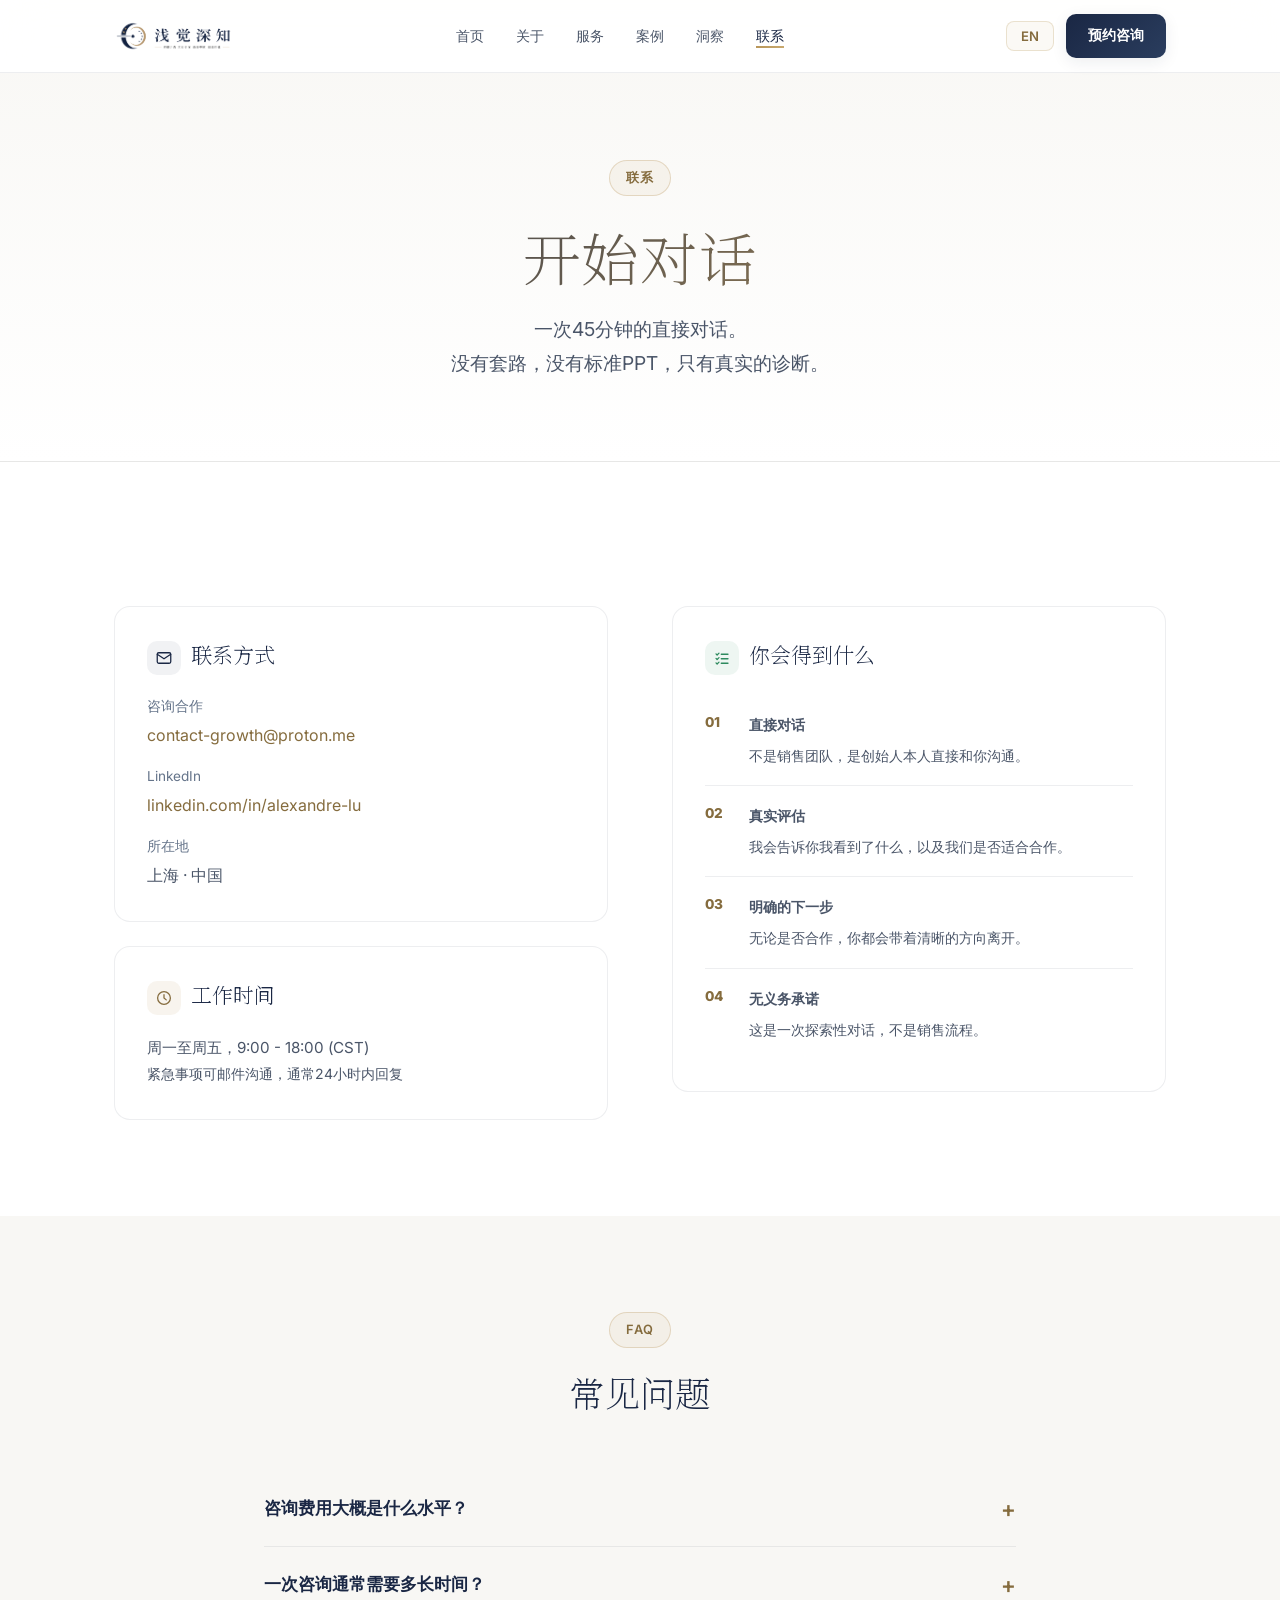
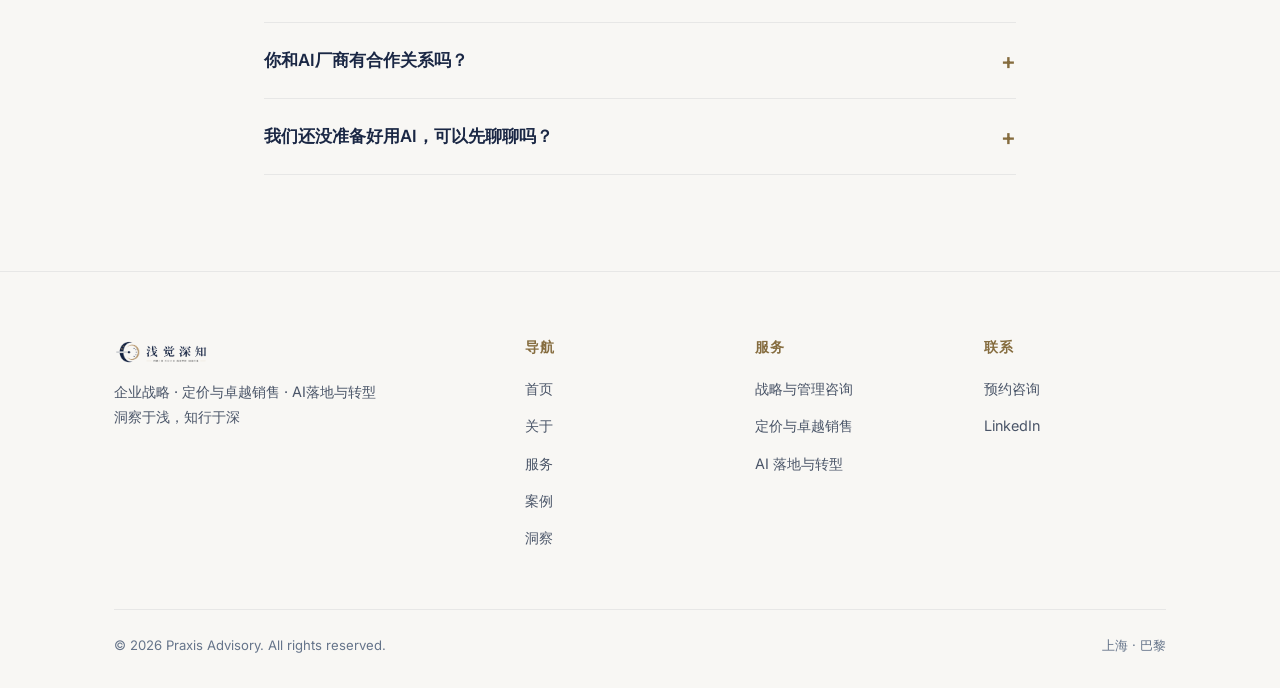
<file: docs/contact.html>
<!-- 本文件由 build.mjs 生成；请编辑 src/contact.html 并运行 node build.mjs，勿直接修改 -->
<!DOCTYPE html>
<html lang="zh-CN">
<head>
<meta charset="UTF-8">
<meta name="viewport" content="width=device-width, initial-scale=1.0">
<meta name="description" content="预约一次 45 分钟的直接对话，评估你的战略、定价与 AI 项目现状。没有套路，没有标准 PPT，只有真实的诊断。">
<link rel="icon" type="image/png" sizes="32x32" href="assets/favicon-32.png">
<link rel="apple-touch-icon" href="assets/apple-touch-icon.png">
<meta property="og:type" content="website">
<meta property="og:site_name" content="Praxis Advisory">
<meta property="og:title" content="联系 — 预约咨询 | Praxis Advisory">
<meta property="og:description" content="预约一次 45 分钟的直接对话，评估你的战略、定价与 AI 项目现状。没有套路，没有标准 PPT，只有真实的诊断。">
<meta property="og:url" content="https://alexandre0820.github.io/PraxisAdvisory/contact.html">
<meta property="og:image" content="https://alexandre0820.github.io/PraxisAdvisory/assets/og-cover.png">
<meta property="og:image:width" content="1200">
<meta property="og:image:height" content="630">
<meta property="og:locale" content="zh_CN">
<meta name="twitter:card" content="summary_large_image">
<title>联系 — 预约咨询 | Praxis Advisory</title>
<link rel="stylesheet" href="style.css">
<link rel="preconnect" href="https://fonts.googleapis.com">
<link rel="preconnect" href="https://fonts.gstatic.com" crossorigin>
<link rel="stylesheet" href="https://fonts.googleapis.com/css2?family=Inter:wght@400;500;600;700;800&display=swap">
<style>
  .contact-grid{display:grid;grid-template-columns:1fr 1fr;gap:64px;align-items:start;margin-top:48px}
  .contact-card{background:var(--card);border:1px solid var(--border);border-radius:16px;padding:32px}
  .contact-card h3{margin-bottom:20px}
  .expect-list{list-style:none;counter-reset:exp}
  .expect-list li{counter-increment:exp;padding:16px 0;border-bottom:1px solid var(--border);display:flex;gap:16px;align-items:flex-start}
  .expect-list li::before{content:counter(exp,decimal-leading-zero);color:var(--gold-dark);font-weight:800;font-size:.85rem;min-width:28px}
  .expect-list li:last-child{border-bottom:none}
  .expect-list strong{color:var(--navy);display:block;margin-bottom:4px}
  .expect-list span{color:var(--text2);font-size:.9rem}
  @media(max-width:768px){.contact-grid{grid-template-columns:1fr}}
</style>
</head>
<body>
<nav class="nav" id="nav">
  <div class="nav-inner">
    <a href="index.html" class="nav-logo">
      <img src="assets/logo-en.png" alt="Praxis Advisory" style="height:40px;" data-lang="en">
      <img src="assets/logo-cn.png" alt="浅觉深知" style="height:40px;" data-lang="zh">
    </a>
    <ul class="nav-links" id="navLinks">
      <li><a href="index.html"><span data-lang="zh">首页</span><span data-lang="en">Home</span></a></li>
      <li><a href="about.html"><span data-lang="zh">关于</span><span data-lang="en">About</span></a></li>
      <li><a href="services.html"><span data-lang="zh">服务</span><span data-lang="en">Services</span></a></li>
      <li><a href="cases.html"><span data-lang="zh">案例</span><span data-lang="en">Cases</span></a></li>
      <li><a href="insights.html"><span data-lang="zh">洞察</span><span data-lang="en">Insights</span></a></li>
      <li><a href="contact.html" class="active"><span data-lang="zh">联系</span><span data-lang="en">Contact</span></a></li>
    </ul>
    <div class="nav-cta">
      <button class="lang-toggle" onclick="toggleLang()" id="langBtn">EN</button>
      <a href="contact.html" class="btn btn-primary"><span data-lang="zh">预约咨询</span><span data-lang="en">Book a Call</span></a>
    </div>
    <button class="nav-toggle" aria-expanded="false">
      <span class="sr-only" data-lang="zh">打开菜单</span><span class="sr-only" data-lang="en">Open menu</span>
      <svg viewBox="0 0 24 24" fill="none" stroke="currentColor" stroke-width="2"><path d="M3 12h18M3 6h18M3 18h18"/></svg>
    </button>
  </div>
</nav>


<section class="hero" style="padding-bottom:40px;">
  <div class="badge"><span data-lang="zh">联系</span><span data-lang="en">Contact</span></div>
  <h1 class="gradient-text" style="margin-top:24px;"><span data-lang="zh">开始对话</span><span data-lang="en">Start a Conversation</span></h1>
  <p class="subtitle" style="max-width:560px;"><span data-lang="zh">一次45分钟的直接对话。<br>没有套路，没有标准PPT，只有真实的诊断。</span><span data-lang="en">A 45-minute direct conversation.<br>No pitch. No standard deck. A real assessment.</span></p>
</section>

<section class="section-pad"><div class="container"><div class="contact-grid">
  <div>
    <div class="contact-card" style="margin-bottom:24px;">
      <h3><span class="h3-icon" style="background:rgba(26,39,68,0.06);color:var(--navy);"><svg viewBox="0 0 24 24" fill="none" stroke="currentColor" stroke-width="1.7" stroke-linecap="round" stroke-linejoin="round"><rect x="3" y="5" width="18" height="14" rx="2"/><path d="M3 7l9 6 9-6"/></svg></span><span data-lang="zh">联系方式</span><span data-lang="en">Contact Info</span></h3>
      <div style="margin-bottom:16px;"><p style="font-size:.85rem;color:var(--muted);margin-bottom:4px;"><span data-lang="zh">咨询合作</span><span data-lang="en">Consulting</span></p><a href="mailto:contact-growth@proton.me" style="color:var(--gold-dark);text-decoration:none;font-size:1rem;">contact-growth@proton.me</a></div>
      <div style="margin-bottom:16px;"><p style="font-size:.85rem;color:var(--muted);margin-bottom:4px;">LinkedIn</p><a href="https://www.linkedin.com/in/alexandre-lu/" target="_blank" rel="noopener" style="color:var(--gold-dark);text-decoration:none;font-size:1rem;">linkedin.com/in/alexandre-lu</a></div>
      <div><p style="font-size:.85rem;color:var(--muted);margin-bottom:4px;"><span data-lang="zh">所在地</span><span data-lang="en">Location</span></p><p style="font-size:1rem;"><span data-lang="zh">上海 · 中国</span><span data-lang="en">Shanghai, China</span></p></div>
    </div>
    <div class="contact-card">
      <h3><span class="h3-icon" style="background:rgba(184,150,90,0.1);color:var(--gold-dark);"><svg viewBox="0 0 24 24" fill="none" stroke="currentColor" stroke-width="1.7" stroke-linecap="round" stroke-linejoin="round"><circle cx="12" cy="12" r="8.5"/><path d="M12 7.5V12l3 2.5"/></svg></span><span data-lang="zh">工作时间</span><span data-lang="en">Hours</span></h3>
      <p style="font-size:.95rem;"><span data-lang="zh">周一至周五，9:00 - 18:00 (CST)<br><span style="color:var(--text2);font-size:.88rem;">紧急事项可邮件沟通，通常24小时内回复</span></span><span data-lang="en">Monday – Friday, 9:00 – 18:00 CST<br><span style="color:var(--text2);font-size:.88rem;">Urgent matters via email, typically replied within 24 hours</span></span></p>
    </div>
  </div>
  <div>
    <div class="contact-card">
      <h3><span class="h3-icon" style="background:rgba(45,138,94,0.08);color:var(--emerald);"><svg viewBox="0 0 24 24" fill="none" stroke="currentColor" stroke-width="1.7" stroke-linecap="round" stroke-linejoin="round"><path d="M4 6.5l1.5 1.5L8 5.5"/><path d="M4 12.5l1.5 1.5L8 11.5"/><path d="M4 18.5l1.5 1.5L8 17.5"/><path d="M11 7h9M11 13h9M11 19h9"/></svg></span><span data-lang="zh">你会得到什么</span><span data-lang="en">What to Expect</span></h3>
      <ol class="expect-list">
        <li><div><strong><span data-lang="zh">直接对话</span><span data-lang="en">Direct Conversation</span></strong><span><span data-lang="zh">不是销售团队，是创始人本人直接和你沟通。</span><span data-lang="en">Not a sales team — the founder, directly.</span></span></div></li>
        <li><div><strong><span data-lang="zh">真实评估</span><span data-lang="en">Honest Assessment</span></strong><span><span data-lang="zh">我会告诉你我看到了什么，以及我们是否适合合作。</span><span data-lang="en">I'll tell you what I see and whether we're the right fit.</span></span></div></li>
        <li><div><strong><span data-lang="zh">明确的下一步</span><span data-lang="en">Clear Next Steps</span></strong><span><span data-lang="zh">无论是否合作，你都会带着清晰的方向离开。</span><span data-lang="en">Whether or not we work together, you'll leave with clarity.</span></span></div></li>
        <li><div><strong><span data-lang="zh">无义务承诺</span><span data-lang="en">No Obligation</span></strong><span><span data-lang="zh">这是一次探索性对话，不是销售流程。</span><span data-lang="en">This is an exploratory conversation, not a sales process.</span></span></div></li>
      </ol>
    </div>
  </div>
</div></div></section>

<section class="section-pad" style="background:var(--bg2);"><div class="container" style="max-width:800px;">
  <div class="section-header"><div class="badge">FAQ</div><h2><span data-lang="zh">常见问题</span><span data-lang="en">Frequently Asked</span></h2></div>
  <div>
    <div class="faq-item"><button type="button" class="faq-q" aria-expanded="false"><span><span data-lang="zh">咨询费用大概是什么水平？</span><span data-lang="en">What are your consulting fees?</span></span></button><div class="faq-a"><p><span data-lang="zh">每个项目根据复杂度和范围定价。我会在了解你的具体需求后给出明确报价。没有隐藏费用。</span><span data-lang="en">Each project is priced on scope and complexity. I provide clear pricing after understanding your needs. No hidden fees.</span></p></div></div>
    <div class="faq-item"><button type="button" class="faq-q" aria-expanded="false"><span><span data-lang="zh">一次咨询通常需要多长时间？</span><span data-lang="en">How long does an engagement take?</span></span></button><div class="faq-a"><p><span data-lang="zh">聚焦型评估4-6周。完整战略项目8-14周。培训工作坊通常1-3天。</span><span data-lang="en">Focused assessments: 4-6 weeks. Full strategy: 8-14 weeks. Training workshops: 1-3 days.</span></p></div></div>
    <div class="faq-item"><button type="button" class="faq-q" aria-expanded="false"><span><span data-lang="zh">你和AI厂商有合作关系吗？</span><span data-lang="en">Do you have vendor partnerships?</span></span></button><div class="faq-a"><p><span data-lang="zh">没有。我不收取任何厂商的推荐费、返利或实施佣金。我的建议完全基于你的需求。</span><span data-lang="en">No. I receive no referral fees, rebates, or implementation commissions from any vendor. My advice is based entirely on your needs.</span></p></div></div>
    <div class="faq-item"><button type="button" class="faq-q" aria-expanded="false"><span><span data-lang="zh">我们还没准备好用AI，可以先聊聊吗？</span><span data-lang="en">We're not ready for AI — can we still talk?</span></span></button><div class="faq-a"><p><span data-lang="zh">当然。这往往就是对话的起点。你不需要"准备好"才开始。</span><span data-lang="en">Absolutely. That's often where the conversation starts. You don't need to be "ready" to begin.</span></p></div></div>
  </div>
</div></section>

<footer class="footer">
  <div class="container">
    <div class="footer-grid">
      <div class="footer-brand">
        <a href="index.html" class="nav-logo" style="margin-bottom:8px;">
          <img src="assets/logo-en.png" alt="Praxis Advisory" style="height:32px;" data-lang="en">
          <img src="assets/logo-cn.png" alt="浅觉深知" style="height:32px;" data-lang="zh">
        </a>
        <p><span data-lang="zh">企业战略 · 定价与卓越销售 · AI落地与转型<br>洞察于浅，知行于深</span><span data-lang="en">Enterprise Strategy · Pricing &amp; Sales Excellence · AI Transformation<br>From Insight to Execution</span></p>
      </div>
      <div><h4><span data-lang="zh">导航</span><span data-lang="en">Navigation</span></h4><ul><li><a href="index.html"><span data-lang="zh">首页</span><span data-lang="en">Home</span></a></li><li><a href="about.html"><span data-lang="zh">关于</span><span data-lang="en">About</span></a></li><li><a href="services.html"><span data-lang="zh">服务</span><span data-lang="en">Services</span></a></li><li><a href="cases.html"><span data-lang="zh">案例</span><span data-lang="en">Cases</span></a></li><li><a href="insights.html"><span data-lang="zh">洞察</span><span data-lang="en">Insights</span></a></li></ul></div>
      <div><h4><span data-lang="zh">服务</span><span data-lang="en">Services</span></h4><ul><li><a href="services.html#strategy"><span data-lang="zh">战略与管理咨询</span><span data-lang="en">Strategy &amp; Mgmt</span></a></li><li><a href="services.html#pricing"><span data-lang="zh">定价与卓越销售</span><span data-lang="en">Pricing &amp; Sales</span></a></li><li><a href="services.html#ai"><span data-lang="zh">AI 落地与转型</span><span data-lang="en">AI Transformation</span></a></li></ul></div>
      <div><h4><span data-lang="zh">联系</span><span data-lang="en">Contact</span></h4><ul><li><a href="contact.html"><span data-lang="zh">预约咨询</span><span data-lang="en">Book a Call</span></a></li><li><a href="https://www.linkedin.com/in/alexandre-lu/" target="_blank" rel="noopener">LinkedIn</a></li></ul></div>
    </div>
    <div class="footer-bottom"><span>© <span id="year">2026</span> Praxis Advisory. All rights reserved.</span><span><span data-lang="zh">上海 · 巴黎</span><span data-lang="en">Shanghai · Paris</span></span></div>
  </div>
</footer>


<script>
(function(){
  var nav=document.getElementById('nav');
  window.addEventListener('scroll',function(){nav.classList.toggle('scrolled',window.scrollY>40)});

  /* 语言切换 */
  var currentLang='zh';
  try{currentLang=localStorage.getItem('praxis-lang')||'zh'}catch(e){}
  function apply(){
    document.body.classList.toggle('lang-en',currentLang==='en');
    document.getElementById('langBtn').textContent=currentLang==='zh'?'EN':'中';
    document.documentElement.lang=currentLang==='zh'?'zh-CN':'en';
  }
  window.toggleLang=function(){
    currentLang=currentLang==='zh'?'en':'zh';
    try{localStorage.setItem('praxis-lang',currentLang)}catch(e){}
    apply();
  };
  apply();

  /* 移动端菜单 */
  var navToggle=document.querySelector('.nav-toggle');
  var navLinks=document.getElementById('navLinks');
  if(navToggle&&navLinks){
    navToggle.addEventListener('click',function(){
      var open=navLinks.classList.toggle('open');
      navToggle.setAttribute('aria-expanded',open);
    });
  }

  /* FAQ 折叠（键盘可达） */
  document.addEventListener('click',function(e){
    if(!e.target.closest)return;
    var q=e.target.closest('.faq-q');
    if(q){
      var item=q.parentElement;
      q.setAttribute('aria-expanded',item.classList.toggle('open'));
    }
  });

  /* 版权年份 */
  var year=document.getElementById('year');
  if(year){year.textContent=new Date().getFullYear();}
})();
</script>

</body></html>
</file>
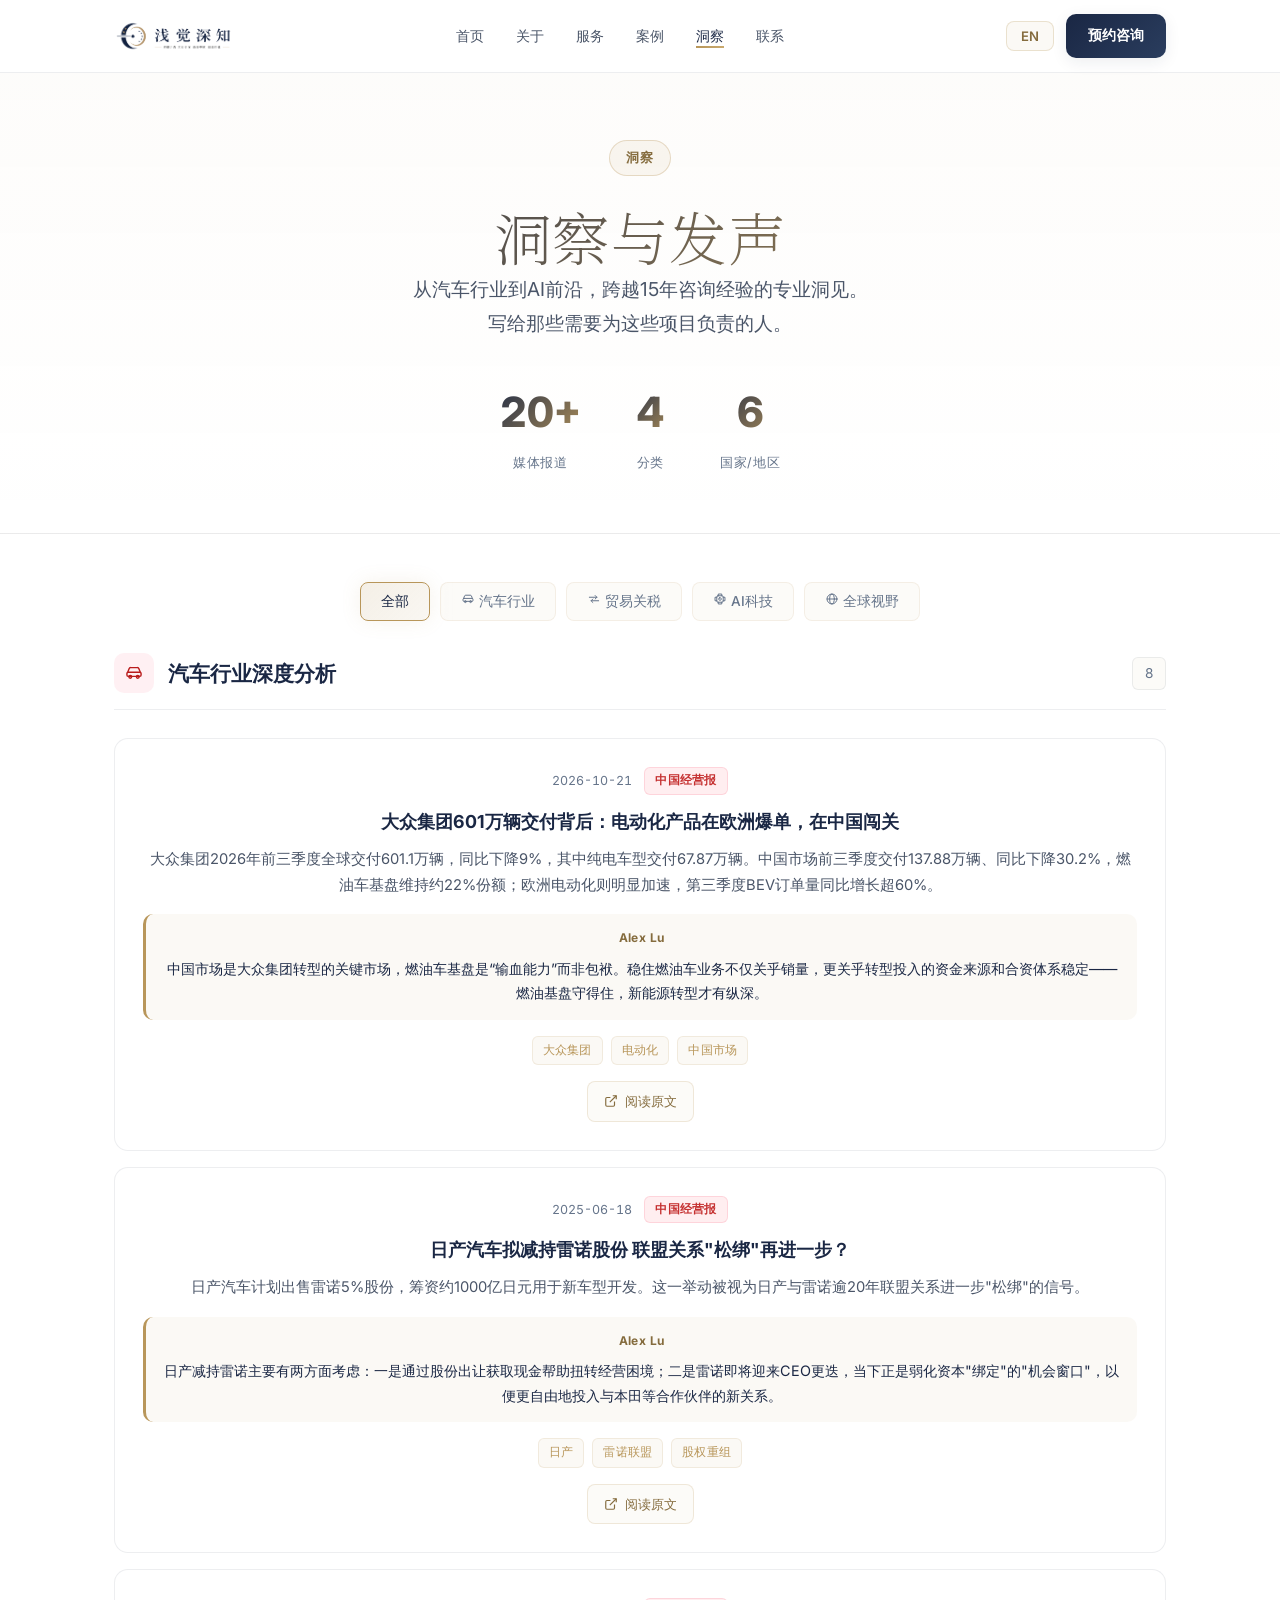
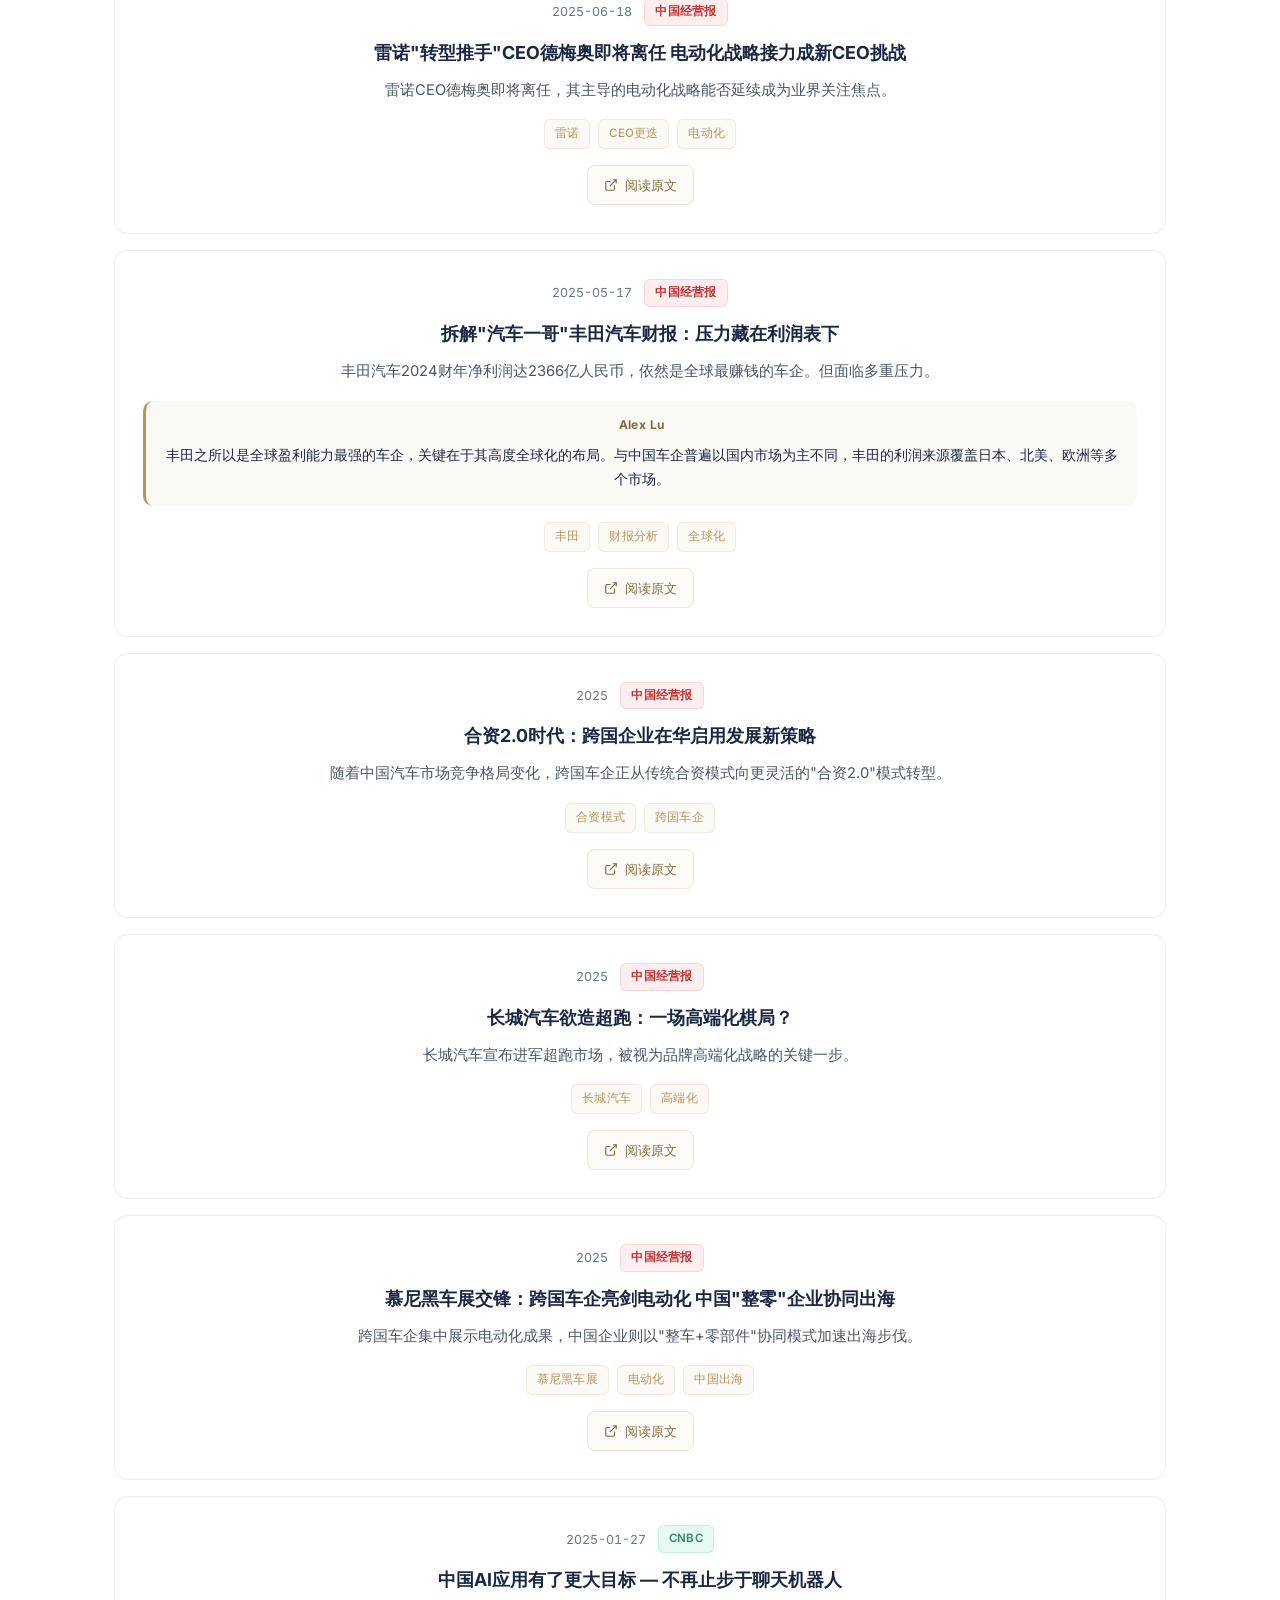
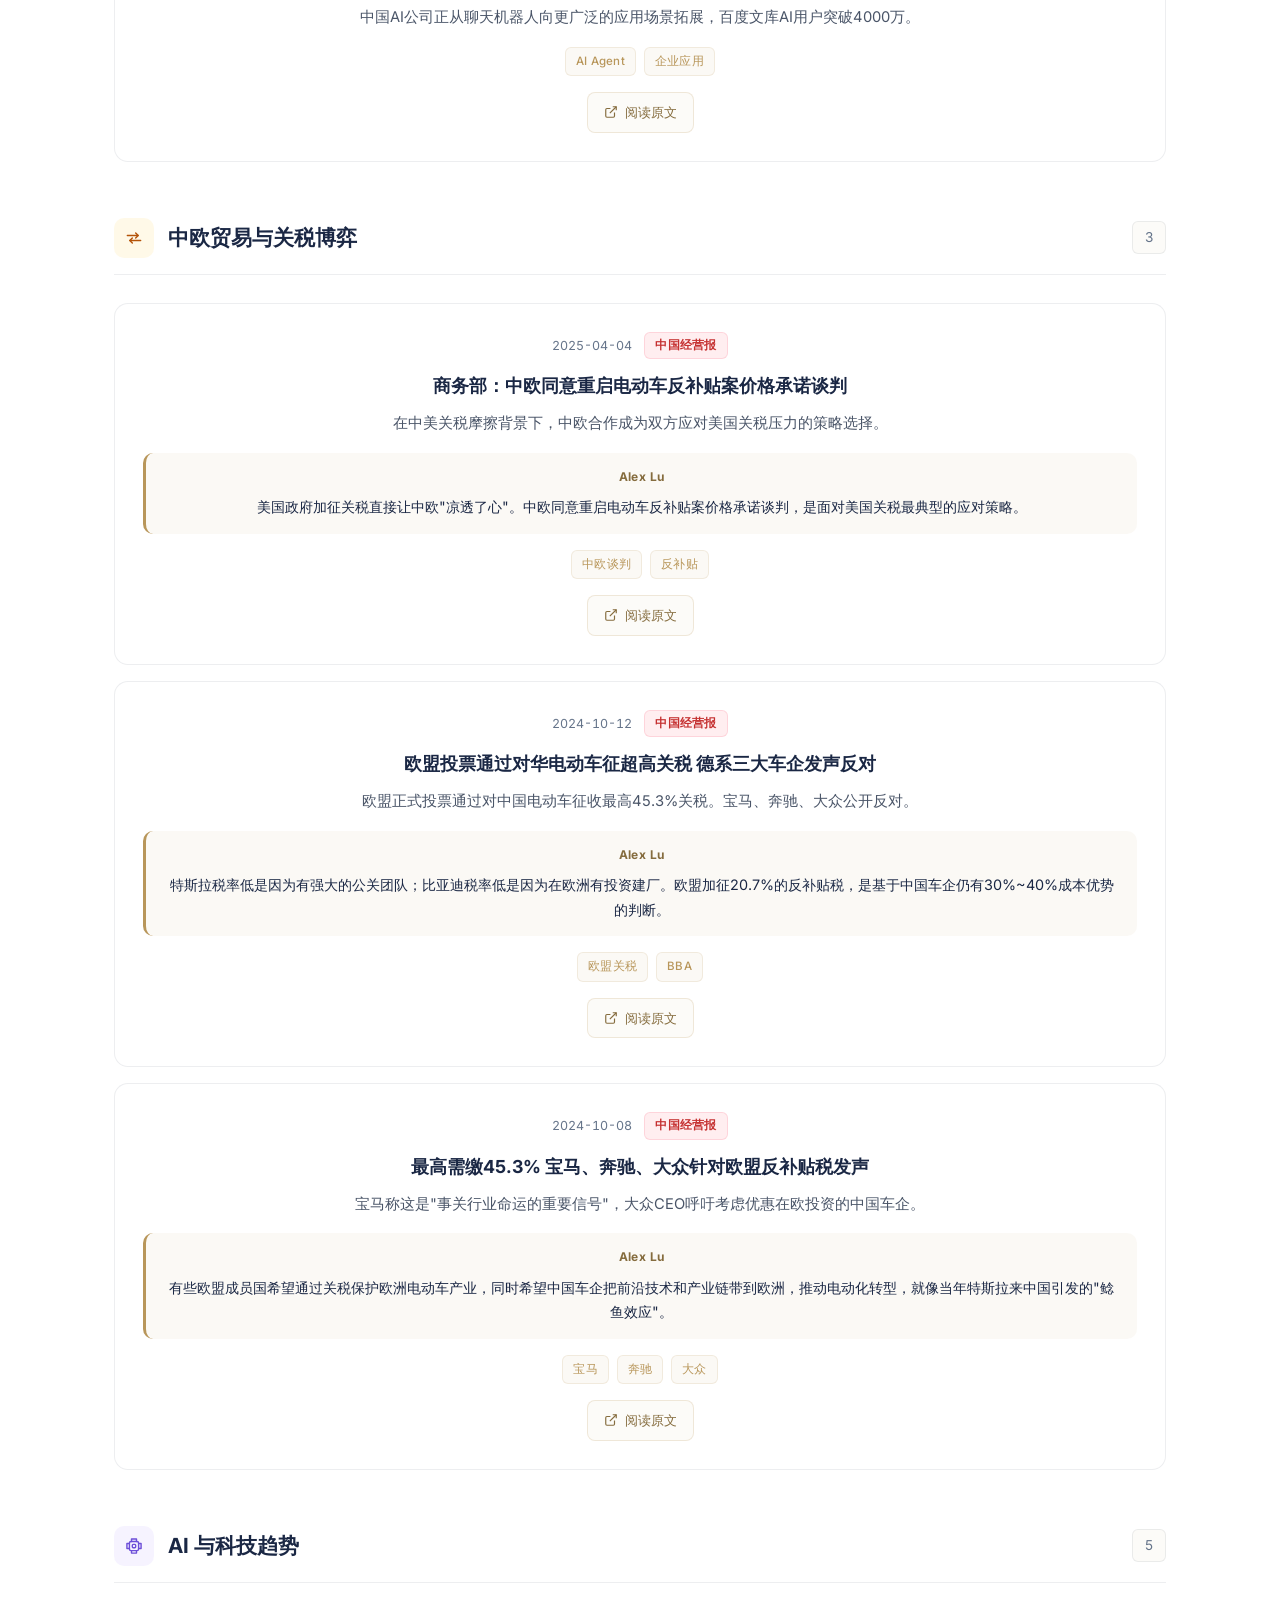
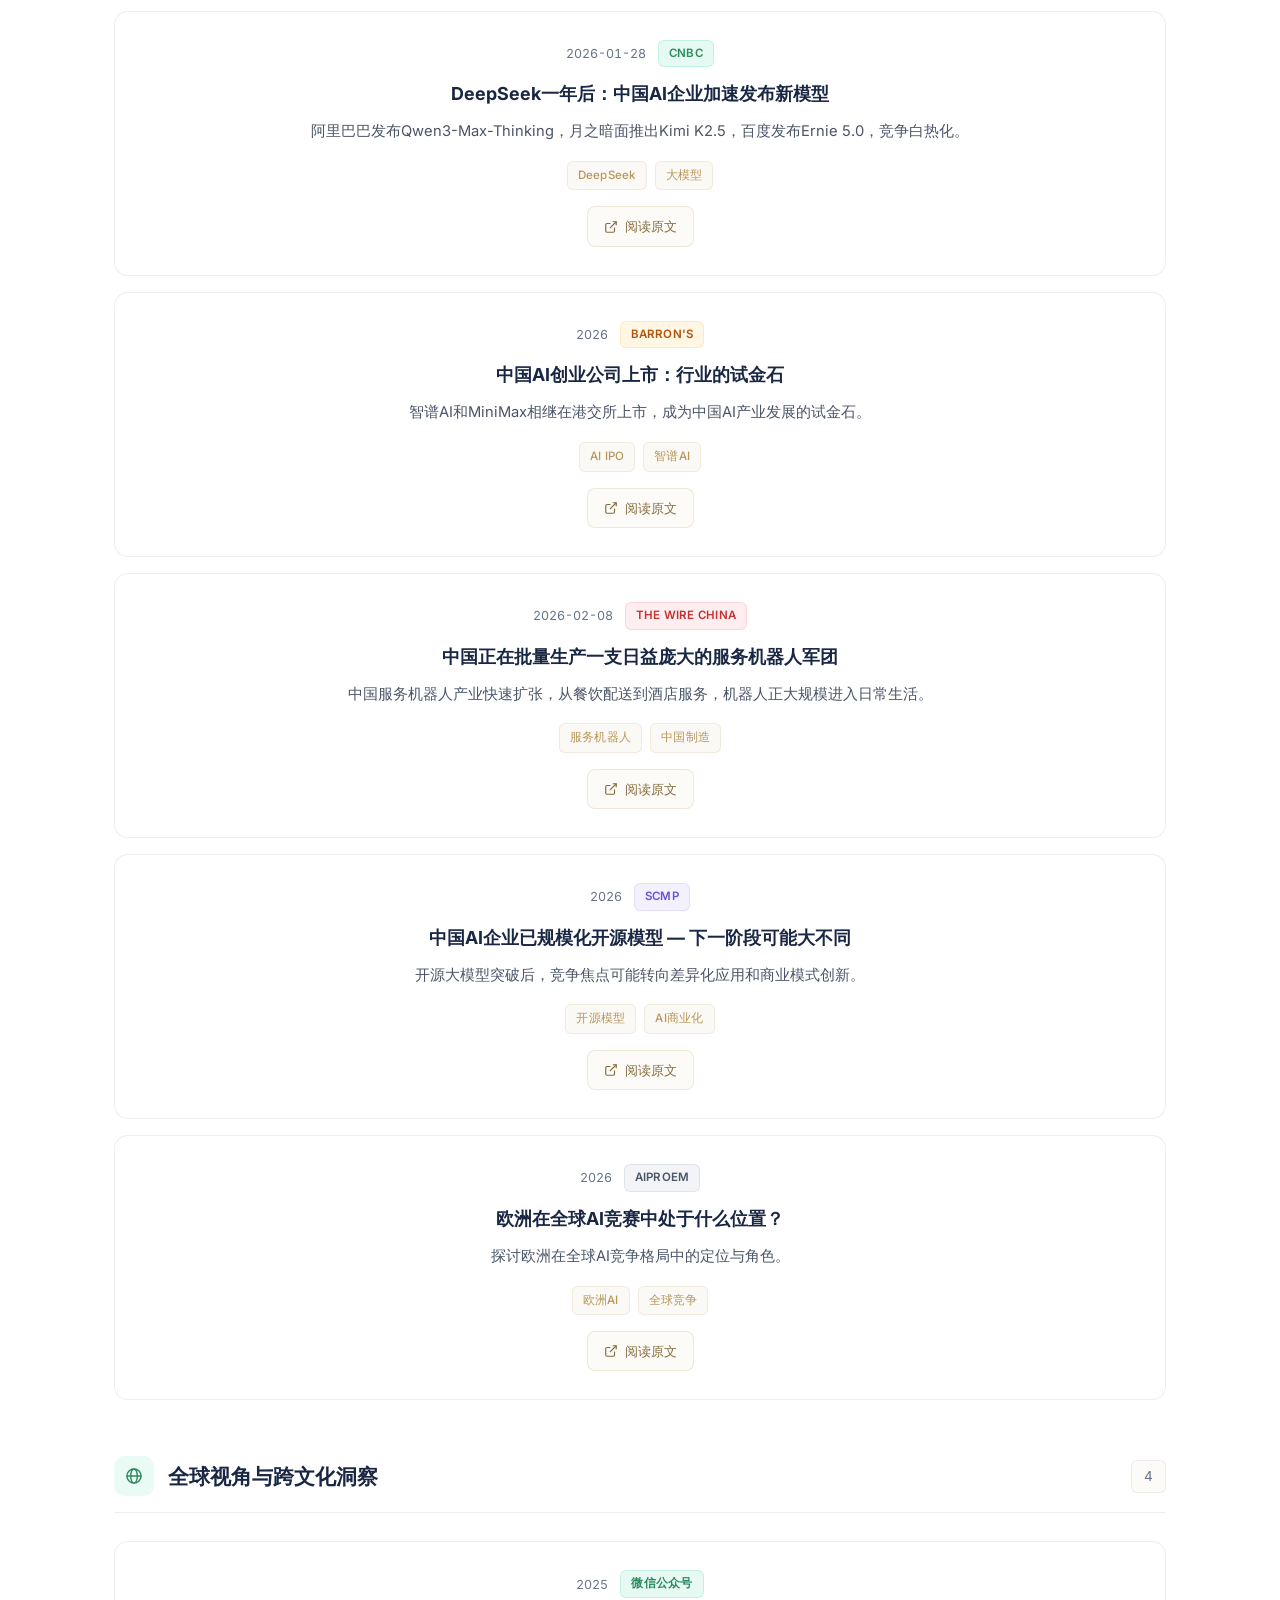
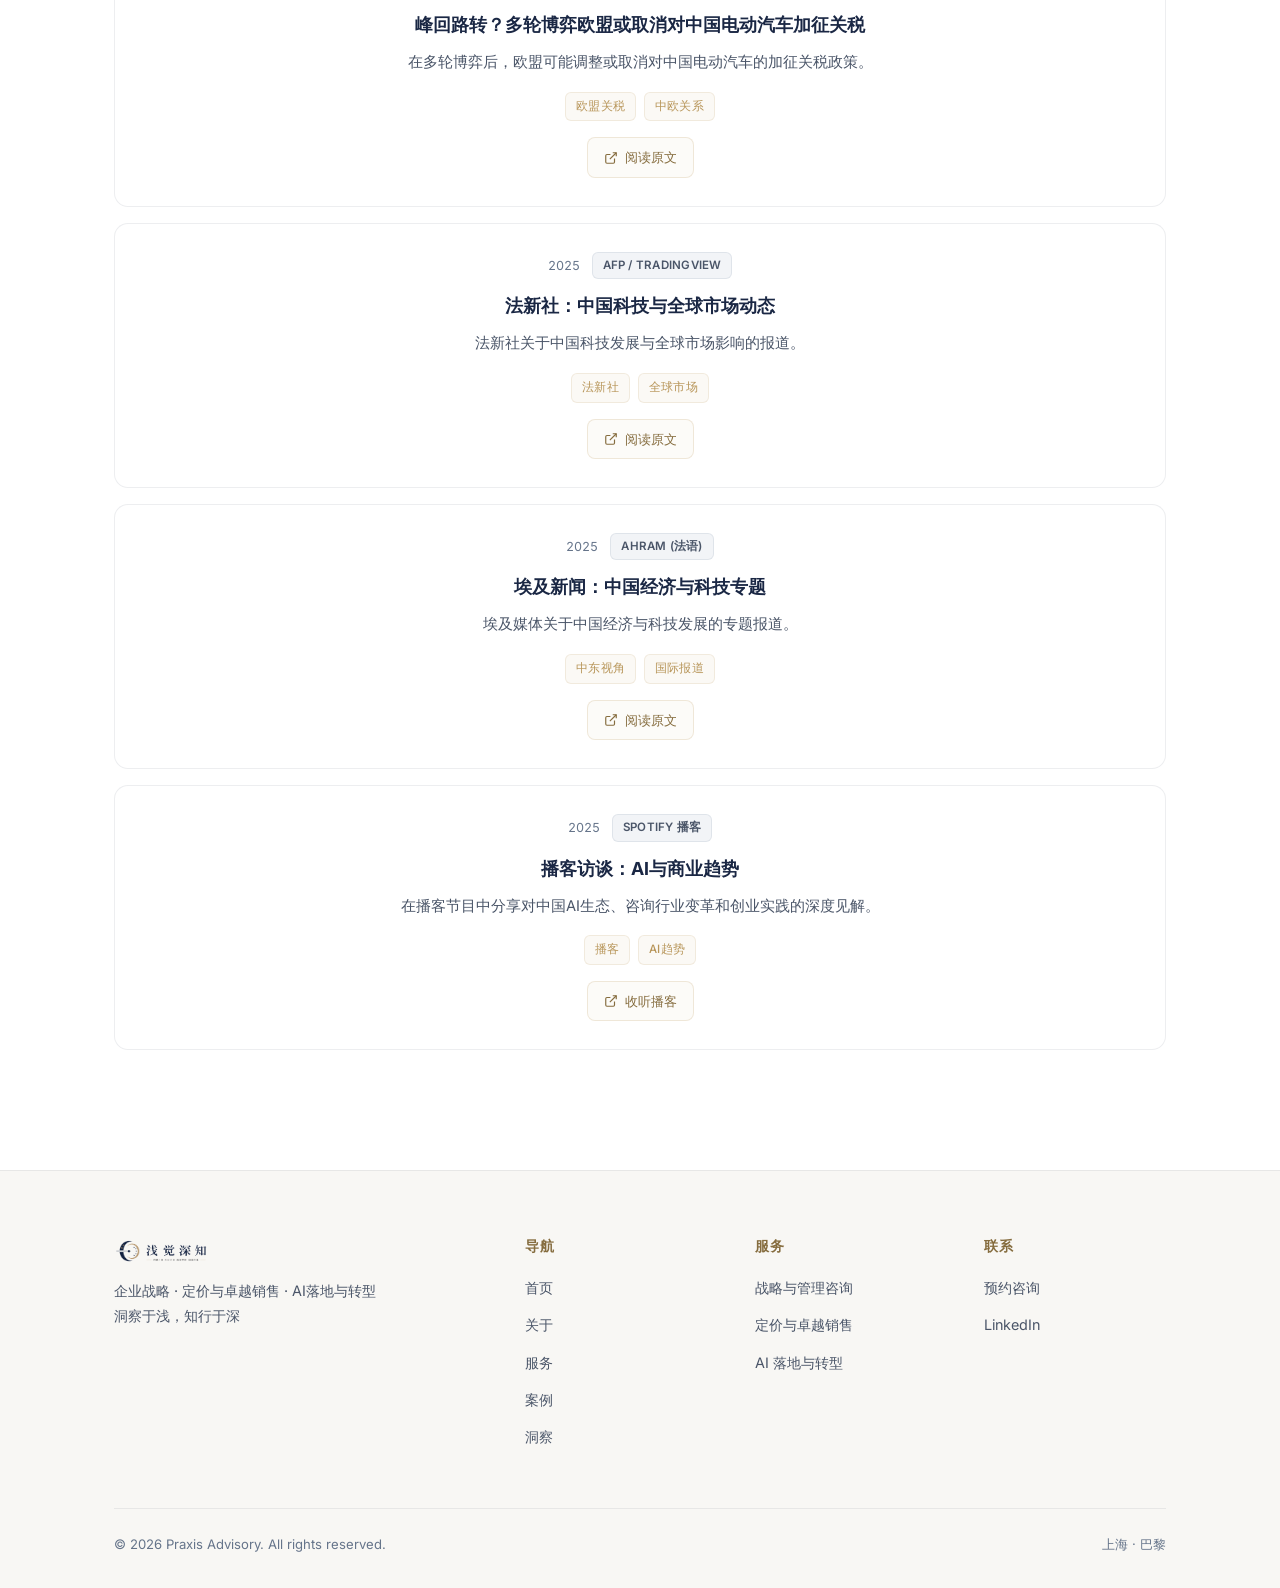
<file: docs/insights.html>
<!-- 本文件由 build.mjs 生成；请编辑 src/insights.html 并运行 node build.mjs，勿直接修改 -->
<!DOCTYPE html>
<html lang="zh-CN">
<head>
<meta charset="UTF-8">
<meta name="viewport" content="width=device-width, initial-scale=1.0">
<meta name="description" content="CNBC、Barron's、中国经营报等 20+ 媒体特约评论：汽车行业、中欧贸易、AI 科技与全球视野的深度洞察。">
<link rel="icon" type="image/png" sizes="32x32" href="assets/favicon-32.png">
<link rel="apple-touch-icon" href="assets/apple-touch-icon.png">
<meta property="og:type" content="website">
<meta property="og:site_name" content="Praxis Advisory">
<meta property="og:title" content="洞察 — 媒体发声 | Praxis Advisory">
<meta property="og:description" content="CNBC、Barron's、中国经营报等 20+ 媒体特约评论：汽车行业、中欧贸易、AI 科技与全球视野的深度洞察。">
<meta property="og:url" content="https://alexandre0820.github.io/PraxisAdvisory/insights.html">
<meta property="og:image" content="https://alexandre0820.github.io/PraxisAdvisory/assets/og-cover.png">
<meta property="og:image:width" content="1200">
<meta property="og:image:height" content="630">
<meta property="og:locale" content="zh_CN">
<meta name="twitter:card" content="summary_large_image">
<title>洞察 — 媒体发声 | Praxis Advisory</title>
<link rel="stylesheet" href="style.css">
<link rel="preconnect" href="https://fonts.googleapis.com">
<link rel="preconnect" href="https://fonts.gstatic.com" crossorigin>
<link rel="stylesheet" href="https://fonts.googleapis.com/css2?family=Inter:wght@400;500;600;700;800&display=swap">
<style>
  .insights-hero{padding:140px 24px 60px;text-align:center;position:relative;z-index:1;border-bottom:1px solid var(--border);background:linear-gradient(180deg,rgba(184,150,90,0.03) 0%,transparent 100%)}
  .insights-stats{display:flex;justify-content:center;gap:56px;flex-wrap:wrap;margin-top:36px}
  .filters{display:flex;gap:10px;flex-wrap:wrap;margin:48px auto 0;justify-content:center;max-width:1100px;position:relative;z-index:1}
  .filter-btn svg{width:14px;height:14px}.filter-btn{padding:9px 20px;border-radius:8px;border:1px solid rgba(184,150,90,0.12);background:rgba(184,150,90,0.04);color:var(--muted);cursor:pointer;font-size:.85rem;font-family:inherit;font-weight:500;transition:all .3s;backdrop-filter:blur(8px)}
  .filter-btn:hover{border-color:var(--gold);color:var(--gold);background:rgba(184,150,90,0.08)}
  .filter-btn.active{background:linear-gradient(135deg,rgba(184,150,90,0.15),rgba(184,150,90,0.08));border-color:var(--gold);color:var(--navy);box-shadow:0 0 20px rgba(184,150,90,0.12)}
  .i-section{margin-bottom:56px;position:relative;z-index:1}
  .i-section-header{display:flex;align-items:center;justify-content:center;gap:14px;margin-bottom:28px;padding-bottom:16px;border-bottom:1px solid var(--border)}
  .i-section-icon svg{width:20px;height:20px}.i-section-icon{width:40px;height:40px;border-radius:10px;display:flex;align-items:center;justify-content:center;font-size:1.3rem;flex-shrink:0}
  .i-section-title{font-size:1.3rem;font-weight:700;color:var(--navy);flex:1}
  .i-section-count{color:var(--muted);font-size:.85rem;padding:4px 12px;border:1px solid var(--border);border-radius:6px;background:rgba(184,150,90,0.04)}
  .i-card{background:var(--card);border:1px solid var(--border);border-radius:14px;padding:28px;margin-bottom:16px;transition:all .35s cubic-bezier(.4,0,.2,1);position:relative;overflow:hidden}
  .i-card::before{content:'';position:absolute;top:0;left:0;right:0;height:1px;background:linear-gradient(90deg,transparent,var(--gold),var(--gold-light),transparent);opacity:0;transition:opacity .35s}
  .i-card:hover{border-color:var(--border-hover);background:var(--card-hover);transform:translateY(-3px);box-shadow:0 12px 40px rgba(184,150,90,0.06),0 0 0 1px rgba(184,150,90,0.1)}
  .i-card:hover::before{opacity:1}
  .i-card-top{display:flex;align-items:center;gap:12px;margin-bottom:14px;flex-wrap:wrap}
  .i-card-date{font-size:.78rem;color:var(--muted);font-variant-numeric:tabular-nums}
  .i-card-outlet{display:inline-block;font-size:.72rem;padding:3px 10px;border-radius:6px;font-weight:600;letter-spacing:.02em;text-transform:uppercase}
  .outlet-cb{background:rgba(251,113,133,0.12);color:var(--rose);border:1px solid rgba(251,113,133,0.2)}
  .outlet-cnbc{background:rgba(52,211,153,0.12);color:var(--emerald);border:1px solid rgba(52,211,153,0.2)}
  .outlet-scmp{background:rgba(167,139,250,0.12);color:var(--purple);border:1px solid rgba(167,139,250,0.2)}
  .outlet-barrons{background:rgba(251,191,36,0.12);color:var(--amber);border:1px solid rgba(251,191,36,0.2)}
  .outlet-wire{background:rgba(251,113,133,0.12);color:var(--rose);border:1px solid rgba(251,113,133,0.2)}
  .outlet-wechat{background:rgba(52,211,153,0.12);color:var(--emerald);border:1px solid rgba(52,211,153,0.2)}
  .outlet-other{background:rgba(148,163,184,0.12);color:var(--text2);border:1px solid rgba(148,163,184,0.2)}
  .i-card-title{font-size:1.12rem;font-weight:700;margin-bottom:12px;line-height:1.45;color:var(--navy)}
  .i-card-title a{color:inherit;text-decoration:none;transition:color .2s}
  .i-card-title a:hover{color:var(--gold)}
  .i-card-summary{font-size:.92rem;color:var(--text2);margin-bottom:16px;line-height:1.75}
  .i-card-quote{font-size:.9rem;background:rgba(184,150,90,0.06);padding:14px 18px;border-radius:10px;margin-bottom:16px;border-left:3px solid var(--gold);color:var(--text);line-height:1.7}
  .i-card-quote::before{content:'Alex Lu';display:block;font-size:.75rem;font-weight:700;color:var(--gold-dark);margin-bottom:8px;letter-spacing:.03em}
  .i-card-tags{display:flex;gap:8px;flex-wrap:wrap;margin-bottom:16px}
  .i-tag{font-size:.72rem;padding:4px 10px;border-radius:6px;background:rgba(184,150,90,0.06);color:var(--gold);border:1px solid rgba(184,150,90,0.15);font-weight:500;letter-spacing:.02em}
  .i-card-link{display:inline-flex;align-items:center;gap:7px;font-size:.82rem;color:var(--gold-dark);text-decoration:none;padding:8px 16px;border:1px solid rgba(184,150,90,0.2);border-radius:8px;transition:all .25s;font-weight:500;background:rgba(184,150,90,0.04)}
  .i-card-link:hover{background:rgba(184,150,90,0.12);border-color:var(--gold);box-shadow:0 0 20px rgba(184,150,90,0.12)}
  .i-card-link svg{width:14px;height:14px}
</style>
</head>
<body>
<nav class="nav" id="nav">
  <div class="nav-inner">
    <a href="index.html" class="nav-logo">
      <img src="assets/logo-en.png" alt="Praxis Advisory" style="height:40px;" data-lang="en">
      <img src="assets/logo-cn.png" alt="浅觉深知" style="height:40px;" data-lang="zh">
    </a>
    <ul class="nav-links" id="navLinks">
      <li><a href="index.html"><span data-lang="zh">首页</span><span data-lang="en">Home</span></a></li>
      <li><a href="about.html"><span data-lang="zh">关于</span><span data-lang="en">About</span></a></li>
      <li><a href="services.html"><span data-lang="zh">服务</span><span data-lang="en">Services</span></a></li>
      <li><a href="cases.html"><span data-lang="zh">案例</span><span data-lang="en">Cases</span></a></li>
      <li><a href="insights.html" class="active"><span data-lang="zh">洞察</span><span data-lang="en">Insights</span></a></li>
      <li><a href="contact.html"><span data-lang="zh">联系</span><span data-lang="en">Contact</span></a></li>
    </ul>
    <div class="nav-cta">
      <button class="lang-toggle" onclick="toggleLang()" id="langBtn">EN</button>
      <a href="contact.html" class="btn btn-primary"><span data-lang="zh">预约咨询</span><span data-lang="en">Book a Call</span></a>
    </div>
    <button class="nav-toggle" aria-expanded="false">
      <span class="sr-only" data-lang="zh">打开菜单</span><span class="sr-only" data-lang="en">Open menu</span>
      <svg viewBox="0 0 24 24" fill="none" stroke="currentColor" stroke-width="2"><path d="M3 12h18M3 6h18M3 18h18"/></svg>
    </button>
  </div>
</nav>


<section class="insights-hero">
  <div class="badge"><span data-lang="zh">洞察</span><span data-lang="en">Insights</span></div>
  <h1 class="gradient-text" style="margin-top:24px;"><span data-lang="zh">洞察与发声</span><span data-lang="en">Insights & Media</span></h1>
  <p class="subtitle" style="max-width:640px;"><span data-lang="zh">从汽车行业到AI前沿，跨越15年咨询经验的专业洞见。<br>写给那些需要为这些项目负责的人。</span><span data-lang="en">From automotive to AI frontiers — 15+ years of consulting expertise distilled into expert commentary.<br>Written for the people accountable for making these programs work.</span></p>
  <div class="insights-stats">
    <div class="stat"><div class="stat-num">20+</div><div class="stat-label"><span data-lang="zh">媒体报道</span><span data-lang="en">Publications</span></div></div>
    <div class="stat"><div class="stat-num">4</div><div class="stat-label"><span data-lang="zh">分类</span><span data-lang="en">Categories</span></div></div>
    <div class="stat"><div class="stat-num">6</div><div class="stat-label"><span data-lang="zh">国家/地区</span><span data-lang="en">Countries</span></div></div>
  </div>
</section>

<div class="filters">
  <button class="filter-btn active" onclick="filterAll()"><span data-lang="zh">全部</span><span data-lang="en">All</span></button>
  <button class="filter-btn" onclick="filterCat('auto')"><svg viewBox="0 0 24 24" fill="none" stroke="currentColor" stroke-width="1.7" stroke-linecap="round" stroke-linejoin="round"><path d="M4.5 11l1.6-4.2A2 2 0 0 1 8 5.5h8a2 2 0 0 1 1.9 1.3L19.5 11"/><rect x="3.5" y="11" width="17" height="5" rx="1.5"/><circle cx="7.5" cy="16.5" r="1.7"/><circle cx="16.5" cy="16.5" r="1.7"/></svg> <span data-lang="zh">汽车行业</span><span data-lang="en">Auto</span></button>
  <button class="filter-btn" onclick="filterCat('trade')"><svg viewBox="0 0 24 24" fill="none" stroke="currentColor" stroke-width="1.7" stroke-linecap="round" stroke-linejoin="round"><path d="M4 9h13"/><path d="M14 6l3 3-3 3"/><path d="M20 15H7"/><path d="M10 12l-3 3 3 3"/></svg> <span data-lang="zh">贸易关税</span><span data-lang="en">Trade</span></button>
  <button class="filter-btn" onclick="filterCat('ai')"><svg viewBox="0 0 24 24" fill="none" stroke="currentColor" stroke-width="1.7" stroke-linecap="round" stroke-linejoin="round"><rect x="6.5" y="6.5" width="11" height="11" rx="2"/><rect x="10" y="10" width="4" height="4" rx="1"/><path d="M9 6.5V3.5h6v3M9 17.5v3h6v-3M6.5 9H3.5v6h3M17.5 9h3v6h-3"/></svg> <span data-lang="zh">AI科技</span><span data-lang="en">AI / Tech</span></button>
  <button class="filter-btn" onclick="filterCat('global')"><svg viewBox="0 0 24 24" fill="none" stroke="currentColor" stroke-width="1.7" stroke-linecap="round" stroke-linejoin="round"><circle cx="12" cy="12" r="8.5"/><path d="M3.5 12h17"/><ellipse cx="12" cy="12" rx="4" ry="8.5"/></svg> <span data-lang="zh">全球视野</span><span data-lang="en">Global</span></button>
</div>

<div class="container" style="padding-top:32px;padding-bottom:64px;">

  <!-- Auto -->
  <div class="i-section" data-cat="auto">
    <div class="i-section-header">
      <div class="i-section-icon" style="background:rgba(251,113,133,0.1);color:#b91c1c"><svg viewBox="0 0 24 24" fill="none" stroke="currentColor" stroke-width="1.7" stroke-linecap="round" stroke-linejoin="round"><path d="M4.5 11l1.6-4.2A2 2 0 0 1 8 5.5h8a2 2 0 0 1 1.9 1.3L19.5 11"/><rect x="3.5" y="11" width="17" height="5" rx="1.5"/><circle cx="7.5" cy="16.5" r="1.7"/><circle cx="16.5" cy="16.5" r="1.7"/></svg></div>
      <div class="i-section-title"><span data-lang="zh">汽车行业深度分析</span><span data-lang="en">Automotive Industry Deep Dives</span></div>
      <div class="i-section-count">8</div>
    </div>
    <div class="i-card"><div class="i-card-top"><span class="i-card-date">2026-10-21</span><span class="i-card-outlet outlet-cb">中国经营报</span></div><div class="i-card-title"><a href="http://www.cb.com.cn/index/show/zj/cv/cv135397561266" target="_blank">大众集团601万辆交付背后：电动化产品在欧洲爆单，在中国闯关</a></div><div class="i-card-summary">大众集团2026年前三季度全球交付601.1万辆，同比下降9%，其中纯电车型交付67.87万辆。中国市场前三季度交付137.88万辆、同比下降30.2%，燃油车基盘维持约22%份额；欧洲电动化则明显加速，第三季度BEV订单量同比增长超60%。</div><div class="i-card-quote">中国市场是大众集团转型的关键市场，燃油车基盘是“输血能力”而非包袱。稳住燃油车业务不仅关乎销量，更关乎转型投入的资金来源和合资体系稳定——燃油基盘守得住，新能源转型才有纵深。</div><div class="i-card-tags"><span class="i-tag">大众集团</span><span class="i-tag">电动化</span><span class="i-tag">中国市场</span></div><a class="i-card-link" href="http://www.cb.com.cn/index/show/zj/cv/cv135397561266" target="_blank"><svg viewBox="0 0 24 24" fill="none" stroke="currentColor" stroke-width="2"><path d="M18 13v6a2 2 0 01-2 2H5a2 2 0 01-2-2V8a2 2 0 012-2h6"/><polyline points="15 3 21 3 21 9"/><line x1="10" y1="14" x2="21" y2="3"/></svg><span data-lang="zh">阅读原文</span><span data-lang="en">Read</span></a></div>
    <div class="i-card"><div class="i-card-top"><span class="i-card-date">2025-06-18</span><span class="i-card-outlet outlet-cb">中国经营报</span></div><div class="i-card-title"><a href="http://www.cb.com.cn/index/show/zj/cv/cv135310481268" target="_blank">日产汽车拟减持雷诺股份 联盟关系"松绑"再进一步？</a></div><div class="i-card-summary">日产汽车计划出售雷诺5%股份，筹资约1000亿日元用于新车型开发。这一举动被视为日产与雷诺逾20年联盟关系进一步"松绑"的信号。</div><div class="i-card-quote">日产减持雷诺主要有两方面考虑：一是通过股份出让获取现金帮助扭转经营困境；二是雷诺即将迎来CEO更迭，当下正是弱化资本"绑定"的"机会窗口"，以便更自由地投入与本田等合作伙伴的新关系。</div><div class="i-card-tags"><span class="i-tag">日产</span><span class="i-tag">雷诺联盟</span><span class="i-tag">股权重组</span></div><a class="i-card-link" href="http://www.cb.com.cn/index/show/zj/cv/cv135310481268" target="_blank"><svg viewBox="0 0 24 24" fill="none" stroke="currentColor" stroke-width="2"><path d="M18 13v6a2 2 0 01-2 2H5a2 2 0 01-2-2V8a2 2 0 012-2h6"/><polyline points="15 3 21 3 21 9"/><line x1="10" y1="14" x2="21" y2="3"/></svg><span data-lang="zh">阅读原文</span><span data-lang="en">Read</span></a></div>
    <div class="i-card"><div class="i-card-top"><span class="i-card-date">2025-06-18</span><span class="i-card-outlet outlet-cb">中国经营报</span></div><div class="i-card-title"><a href="http://www.cb.com.cn/index/show/zj/cv/cv135310651265" target="_blank">雷诺"转型推手"CEO德梅奥即将离任 电动化战略接力成新CEO挑战</a></div><div class="i-card-summary">雷诺CEO德梅奥即将离任，其主导的电动化战略能否延续成为业界关注焦点。</div><div class="i-card-tags"><span class="i-tag">雷诺</span><span class="i-tag">CEO更迭</span><span class="i-tag">电动化</span></div><a class="i-card-link" href="http://www.cb.com.cn/index/show/zj/cv/cv135310651265" target="_blank"><svg viewBox="0 0 24 24" fill="none" stroke="currentColor" stroke-width="2"><path d="M18 13v6a2 2 0 01-2 2H5a2 2 0 01-2-2V8a2 2 0 012-2h6"/><polyline points="15 3 21 3 21 9"/><line x1="10" y1="14" x2="21" y2="3"/></svg><span data-lang="zh">阅读原文</span><span data-lang="en">Read</span></a></div>
    <div class="i-card"><div class="i-card-top"><span class="i-card-date">2025-05-17</span><span class="i-card-outlet outlet-cb">中国经营报</span></div><div class="i-card-title"><a href="http://www.cb.com.cn/index/show/bzyc/cv/cv135251911641" target="_blank">拆解"汽车一哥"丰田汽车财报：压力藏在利润表下</a></div><div class="i-card-summary">丰田汽车2024财年净利润达2366亿人民币，依然是全球最赚钱的车企。但面临多重压力。</div><div class="i-card-quote">丰田之所以是全球盈利能力最强的车企，关键在于其高度全球化的布局。与中国车企普遍以国内市场为主不同，丰田的利润来源覆盖日本、北美、欧洲等多个市场。</div><div class="i-card-tags"><span class="i-tag">丰田</span><span class="i-tag">财报分析</span><span class="i-tag">全球化</span></div><a class="i-card-link" href="http://www.cb.com.cn/index/show/bzyc/cv/cv135251911641" target="_blank"><svg viewBox="0 0 24 24" fill="none" stroke="currentColor" stroke-width="2"><path d="M18 13v6a2 2 0 01-2 2H5a2 2 0 01-2-2V8a2 2 0 012-2h6"/><polyline points="15 3 21 3 21 9"/><line x1="10" y1="14" x2="21" y2="3"/></svg><span data-lang="zh">阅读原文</span><span data-lang="en">Read</span></a></div>
    <div class="i-card"><div class="i-card-top"><span class="i-card-date">2025</span><span class="i-card-outlet outlet-cb">中国经营报</span></div><div class="i-card-title"><a href="http://www.cb.com.cn/index/show/bzyc/cv/cv135258691649" target="_blank">合资2.0时代：跨国企业在华启用发展新策略</a></div><div class="i-card-summary">随着中国汽车市场竞争格局变化，跨国车企正从传统合资模式向更灵活的"合资2.0"模式转型。</div><div class="i-card-tags"><span class="i-tag">合资模式</span><span class="i-tag">跨国车企</span></div><a class="i-card-link" href="http://www.cb.com.cn/index/show/bzyc/cv/cv135258691649" target="_blank"><svg viewBox="0 0 24 24" fill="none" stroke="currentColor" stroke-width="2"><path d="M18 13v6a2 2 0 01-2 2H5a2 2 0 01-2-2V8a2 2 0 012-2h6"/><polyline points="15 3 21 3 21 9"/><line x1="10" y1="14" x2="21" y2="3"/></svg><span data-lang="zh">阅读原文</span><span data-lang="en">Read</span></a></div>
    <div class="i-card"><div class="i-card-top"><span class="i-card-date">2025</span><span class="i-card-outlet outlet-cb">中国经营报</span></div><div class="i-card-title"><a href="http://www.cb.com.cn/index/show/bzyc/cv/cv135261141644" target="_blank">长城汽车欲造超跑：一场高端化棋局？</a></div><div class="i-card-summary">长城汽车宣布进军超跑市场，被视为品牌高端化战略的关键一步。</div><div class="i-card-tags"><span class="i-tag">长城汽车</span><span class="i-tag">高端化</span></div><a class="i-card-link" href="http://www.cb.com.cn/index/show/bzyc/cv/cv135261141644" target="_blank"><svg viewBox="0 0 24 24" fill="none" stroke="currentColor" stroke-width="2"><path d="M18 13v6a2 2 0 01-2 2H5a2 2 0 01-2-2V8a2 2 0 012-2h6"/><polyline points="15 3 21 3 21 9"/><line x1="10" y1="14" x2="21" y2="3"/></svg><span data-lang="zh">阅读原文</span><span data-lang="en">Read</span></a></div>
    <div class="i-card"><div class="i-card-top"><span class="i-card-date">2025</span><span class="i-card-outlet outlet-cb">中国经营报</span></div><div class="i-card-title"><a href="http://www.cb.com.cn/index/show/bzyc/cv/cv135264821642" target="_blank">慕尼黑车展交锋：跨国车企亮剑电动化 中国"整零"企业协同出海</a></div><div class="i-card-summary">跨国车企集中展示电动化成果，中国企业则以"整车+零部件"协同模式加速出海步伐。</div><div class="i-card-tags"><span class="i-tag">慕尼黑车展</span><span class="i-tag">电动化</span><span class="i-tag">中国出海</span></div><a class="i-card-link" href="http://www.cb.com.cn/index/show/bzyc/cv/cv135264821642" target="_blank"><svg viewBox="0 0 24 24" fill="none" stroke="currentColor" stroke-width="2"><path d="M18 13v6a2 2 0 01-2 2H5a2 2 0 01-2-2V8a2 2 0 012-2h6"/><polyline points="15 3 21 3 21 9"/><line x1="10" y1="14" x2="21" y2="3"/></svg><span data-lang="zh">阅读原文</span><span data-lang="en">Read</span></a></div>
    <div class="i-card"><div class="i-card-top"><span class="i-card-date">2025-01-27</span><span class="i-card-outlet outlet-cnbc">CNBC</span></div><div class="i-card-title"><a href="https://www.cnbc.com/2025/01/27/chinese-ai-applications-are-looking-to-move-beyond-chatbots.html" target="_blank">中国AI应用有了更大目标 — 不再止步于聊天机器人</a></div><div class="i-card-summary">中国AI公司正从聊天机器人向更广泛的应用场景拓展，百度文库AI用户突破4000万。</div><div class="i-card-tags"><span class="i-tag">AI Agent</span><span class="i-tag">企业应用</span></div><a class="i-card-link" href="https://www.cnbc.com/2025/01/27/chinese-ai-applications-are-looking-to-move-beyond-chatbots.html" target="_blank"><svg viewBox="0 0 24 24" fill="none" stroke="currentColor" stroke-width="2"><path d="M18 13v6a2 2 0 01-2 2H5a2 2 0 01-2-2V8a2 2 0 012-2h6"/><polyline points="15 3 21 3 21 9"/><line x1="10" y1="14" x2="21" y2="3"/></svg><span data-lang="zh">阅读原文</span><span data-lang="en">Read</span></a></div>
  </div>

  <!-- Trade -->
  <div class="i-section" data-cat="trade">
    <div class="i-section-header">
      <div class="i-section-icon" style="background:rgba(251,191,36,0.1);color:#b45309"><svg viewBox="0 0 24 24" fill="none" stroke="currentColor" stroke-width="1.7" stroke-linecap="round" stroke-linejoin="round"><path d="M4 9h13"/><path d="M14 6l3 3-3 3"/><path d="M20 15H7"/><path d="M10 12l-3 3 3 3"/></svg></div>
      <div class="i-section-title"><span data-lang="zh">中欧贸易与关税博弈</span><span data-lang="en">China-EU Trade & Tariff Dynamics</span></div>
      <div class="i-section-count">3</div>
    </div>
    <div class="i-card"><div class="i-card-top"><span class="i-card-date">2025-04-04</span><span class="i-card-outlet outlet-cb">中国经营报</span></div><div class="i-card-title"><a href="http://www.cb.com.cn/index/show/zj/cv/cv135301401260" target="_blank">商务部：中欧同意重启电动车反补贴案价格承诺谈判</a></div><div class="i-card-summary">在中美关税摩擦背景下，中欧合作成为双方应对美国关税压力的策略选择。</div><div class="i-card-quote">美国政府加征关税直接让中欧"凉透了心"。中欧同意重启电动车反补贴案价格承诺谈判，是面对美国关税最典型的应对策略。</div><div class="i-card-tags"><span class="i-tag">中欧谈判</span><span class="i-tag">反补贴</span></div><a class="i-card-link" href="http://www.cb.com.cn/index/show/zj/cv/cv135301401260" target="_blank"><svg viewBox="0 0 24 24" fill="none" stroke="currentColor" stroke-width="2"><path d="M18 13v6a2 2 0 01-2 2H5a2 2 0 01-2-2V8a2 2 0 012-2h6"/><polyline points="15 3 21 3 21 9"/><line x1="10" y1="14" x2="21" y2="3"/></svg><span data-lang="zh">阅读原文</span><span data-lang="en">Read</span></a></div>
    <div class="i-card"><div class="i-card-top"><span class="i-card-date">2024-10-12</span><span class="i-card-outlet outlet-cb">中国经营报</span></div><div class="i-card-title"><a href="http://www.cb.com.cn/index/show/bzyc/cv/cv135233841644" target="_blank">欧盟投票通过对华电动车征超高关税 德系三大车企发声反对</a></div><div class="i-card-summary">欧盟正式投票通过对中国电动车征收最高45.3%关税。宝马、奔驰、大众公开反对。</div><div class="i-card-quote">特斯拉税率低是因为有强大的公关团队；比亚迪税率低是因为在欧洲有投资建厂。欧盟加征20.7%的反补贴税，是基于中国车企仍有30%~40%成本优势的判断。</div><div class="i-card-tags"><span class="i-tag">欧盟关税</span><span class="i-tag">BBA</span></div><a class="i-card-link" href="http://www.cb.com.cn/index/show/bzyc/cv/cv135233841644" target="_blank"><svg viewBox="0 0 24 24" fill="none" stroke="currentColor" stroke-width="2"><path d="M18 13v6a2 2 0 01-2 2H5a2 2 0 01-2-2V8a2 2 0 012-2h6"/><polyline points="15 3 21 3 21 9"/><line x1="10" y1="14" x2="21" y2="3"/></svg><span data-lang="zh">阅读原文</span><span data-lang="en">Read</span></a></div>
    <div class="i-card"><div class="i-card-top"><span class="i-card-date">2024-10-08</span><span class="i-card-outlet outlet-cb">中国经营报</span></div><div class="i-card-title"><a href="http://www.cb.com.cn/index/show/zj/cv/cv135278651265" target="_blank">最高需缴45.3% 宝马、奔驰、大众针对欧盟反补贴税发声</a></div><div class="i-card-summary">宝马称这是"事关行业命运的重要信号"，大众CEO呼吁考虑优惠在欧投资的中国车企。</div><div class="i-card-quote">有些欧盟成员国希望通过关税保护欧洲电动车产业，同时希望中国车企把前沿技术和产业链带到欧洲，推动电动化转型，就像当年特斯拉来中国引发的"鲶鱼效应"。</div><div class="i-card-tags"><span class="i-tag">宝马</span><span class="i-tag">奔驰</span><span class="i-tag">大众</span></div><a class="i-card-link" href="http://www.cb.com.cn/index/show/zj/cv/cv135278651265" target="_blank"><svg viewBox="0 0 24 24" fill="none" stroke="currentColor" stroke-width="2"><path d="M18 13v6a2 2 0 01-2 2H5a2 2 0 01-2-2V8a2 2 0 012-2h6"/><polyline points="15 3 21 3 21 9"/><line x1="10" y1="14" x2="21" y2="3"/></svg><span data-lang="zh">阅读原文</span><span data-lang="en">Read</span></a></div>
  </div>

  <!-- AI -->
  <div class="i-section" data-cat="ai">
    <div class="i-section-header">
      <div class="i-section-icon" style="background:rgba(167,139,250,0.1);color:#6d4fd8"><svg viewBox="0 0 24 24" fill="none" stroke="currentColor" stroke-width="1.7" stroke-linecap="round" stroke-linejoin="round"><rect x="6.5" y="6.5" width="11" height="11" rx="2"/><rect x="10" y="10" width="4" height="4" rx="1"/><path d="M9 6.5V3.5h6v3M9 17.5v3h6v-3M6.5 9H3.5v6h3M17.5 9h3v6h-3"/></svg></div>
      <div class="i-section-title"><span data-lang="zh">AI 与科技趋势</span><span data-lang="en">AI & Technology Trends</span></div>
      <div class="i-section-count">5</div>
    </div>
    <div class="i-card"><div class="i-card-top"><span class="i-card-date">2026-01-28</span><span class="i-card-outlet outlet-cnbc">CNBC</span></div><div class="i-card-title"><a href="https://www.cnbc.com/2026/01/28/chinese-tech-companies-accelerate-ai-model-rollouts-us-rivals-deepseek-moonshot-kimi.html" target="_blank">DeepSeek一年后：中国AI企业加速发布新模型</a></div><div class="i-card-summary">阿里巴巴发布Qwen3-Max-Thinking，月之暗面推出Kimi K2.5，百度发布Ernie 5.0，竞争白热化。</div><div class="i-card-tags"><span class="i-tag">DeepSeek</span><span class="i-tag">大模型</span></div><a class="i-card-link" href="https://www.cnbc.com/2026/01/28/chinese-tech-companies-accelerate-ai-model-rollouts-us-rivals-deepseek-moonshot-kimi.html" target="_blank"><svg viewBox="0 0 24 24" fill="none" stroke="currentColor" stroke-width="2"><path d="M18 13v6a2 2 0 01-2 2H5a2 2 0 01-2-2V8a2 2 0 012-2h6"/><polyline points="15 3 21 3 21 9"/><line x1="10" y1="14" x2="21" y2="3"/></svg><span data-lang="zh">阅读原文</span><span data-lang="en">Read</span></a></div>
    <div class="i-card"><div class="i-card-top"><span class="i-card-date">2026</span><span class="i-card-outlet outlet-barrons">Barron's</span></div><div class="i-card-title"><a href="https://www.barrons.com/news/startups-go-public-in-litmus-test-for-chinese-ai-2da10ae1" target="_blank">中国AI创业公司上市：行业的试金石</a></div><div class="i-card-summary">智谱AI和MiniMax相继在港交所上市，成为中国AI产业发展的试金石。</div><div class="i-card-tags"><span class="i-tag">AI IPO</span><span class="i-tag">智谱AI</span></div><a class="i-card-link" href="https://www.barrons.com/news/startups-go-public-in-litmus-test-for-chinese-ai-2da10ae1" target="_blank"><svg viewBox="0 0 24 24" fill="none" stroke="currentColor" stroke-width="2"><path d="M18 13v6a2 2 0 01-2 2H5a2 2 0 01-2-2V8a2 2 0 012-2h6"/><polyline points="15 3 21 3 21 9"/><line x1="10" y1="14" x2="21" y2="3"/></svg><span data-lang="zh">阅读原文</span><span data-lang="en">Read</span></a></div>
    <div class="i-card"><div class="i-card-top"><span class="i-card-date">2026-02-08</span><span class="i-card-outlet outlet-wire">The Wire China</span></div><div class="i-card-title"><a href="https://www.thewirechina.com/2026/02/08/china-is-churning-out-a-growing-army-of-service-robots/" target="_blank">中国正在批量生产一支日益庞大的服务机器人军团</a></div><div class="i-card-summary">中国服务机器人产业快速扩张，从餐饮配送到酒店服务，机器人正大规模进入日常生活。</div><div class="i-card-tags"><span class="i-tag">服务机器人</span><span class="i-tag">中国制造</span></div><a class="i-card-link" href="https://www.thewirechina.com/2026/02/08/china-is-churning-out-a-growing-army-of-service-robots/" target="_blank"><svg viewBox="0 0 24 24" fill="none" stroke="currentColor" stroke-width="2"><path d="M18 13v6a2 2 0 01-2 2H5a2 2 0 01-2-2V8a2 2 0 012-2h6"/><polyline points="15 3 21 3 21 9"/><line x1="10" y1="14" x2="21" y2="3"/></svg><span data-lang="zh">阅读原文</span><span data-lang="en">Read</span></a></div>
    <div class="i-card"><div class="i-card-top"><span class="i-card-date">2026</span><span class="i-card-outlet outlet-scmp">SCMP</span></div><div class="i-card-title"><a href="https://www.scmp.com/tech/tech-trends/article/3350340/chinas-ai-firms-scaled-open-source-models-next-phase-may-be-different" target="_blank">中国AI企业已规模化开源模型 — 下一阶段可能大不同</a></div><div class="i-card-summary">开源大模型突破后，竞争焦点可能转向差异化应用和商业模式创新。</div><div class="i-card-tags"><span class="i-tag">开源模型</span><span class="i-tag">AI商业化</span></div><a class="i-card-link" href="https://www.scmp.com/tech/tech-trends/article/3350340/chinas-ai-firms-scaled-open-source-models-next-phase-may-be-different" target="_blank"><svg viewBox="0 0 24 24" fill="none" stroke="currentColor" stroke-width="2"><path d="M18 13v6a2 2 0 01-2 2H5a2 2 0 01-2-2V8a2 2 0 012-2h6"/><polyline points="15 3 21 3 21 9"/><line x1="10" y1="14" x2="21" y2="3"/></svg><span data-lang="zh">阅读原文</span><span data-lang="en">Read</span></a></div>
    <div class="i-card"><div class="i-card-top"><span class="i-card-date">2026</span><span class="i-card-outlet outlet-other">AIPROEM</span></div><div class="i-card-title"><a href="https://aiproem.substack.com/p/where-does-europe-fit-in-the-so-called" target="_blank">欧洲在全球AI竞赛中处于什么位置？</a></div><div class="i-card-summary">探讨欧洲在全球AI竞争格局中的定位与角色。</div><div class="i-card-tags"><span class="i-tag">欧洲AI</span><span class="i-tag">全球竞争</span></div><a class="i-card-link" href="https://aiproem.substack.com/p/where-does-europe-fit-in-the-so-called" target="_blank"><svg viewBox="0 0 24 24" fill="none" stroke="currentColor" stroke-width="2"><path d="M18 13v6a2 2 0 01-2 2H5a2 2 0 01-2-2V8a2 2 0 012-2h6"/><polyline points="15 3 21 3 21 9"/><line x1="10" y1="14" x2="21" y2="3"/></svg><span data-lang="zh">阅读原文</span><span data-lang="en">Read</span></a></div>
  </div>

  <!-- Global -->
  <div class="i-section" data-cat="global">
    <div class="i-section-header">
      <div class="i-section-icon" style="background:rgba(52,211,153,0.1);color:var(--emerald)"><svg viewBox="0 0 24 24" fill="none" stroke="currentColor" stroke-width="1.7" stroke-linecap="round" stroke-linejoin="round"><circle cx="12" cy="12" r="8.5"/><path d="M3.5 12h17"/><ellipse cx="12" cy="12" rx="4" ry="8.5"/></svg></div>
      <div class="i-section-title"><span data-lang="zh">全球视角与跨文化洞察</span><span data-lang="en">Global Perspectives</span></div>
      <div class="i-section-count">4</div>
    </div>
    <div class="i-card"><div class="i-card-top"><span class="i-card-date">2025</span><span class="i-card-outlet outlet-wechat">微信公众号</span></div><div class="i-card-title"><a href="https://mp.weixin.qq.com/s/6NE5F_MXuKu54saF4A_rfg" target="_blank">峰回路转？多轮博弈欧盟或取消对中国电动汽车加征关税</a></div><div class="i-card-summary">在多轮博弈后，欧盟可能调整或取消对中国电动汽车的加征关税政策。</div><div class="i-card-tags"><span class="i-tag">欧盟关税</span><span class="i-tag">中欧关系</span></div><a class="i-card-link" href="https://mp.weixin.qq.com/s/6NE5F_MXuKu54saF4A_rfg" target="_blank"><svg viewBox="0 0 24 24" fill="none" stroke="currentColor" stroke-width="2"><path d="M18 13v6a2 2 0 01-2 2H5a2 2 0 01-2-2V8a2 2 0 012-2h6"/><polyline points="15 3 21 3 21 9"/><line x1="10" y1="14" x2="21" y2="3"/></svg><span data-lang="zh">阅读原文</span><span data-lang="en">Read</span></a></div>
    <div class="i-card"><div class="i-card-top"><span class="i-card-date">2025</span><span class="i-card-outlet outlet-other">AFP / TradingView</span></div><div class="i-card-title"><a href="https://fr.tradingview.com/news/afp:239ccf386c215:0/" target="_blank">法新社：中国科技与全球市场动态</a></div><div class="i-card-summary">法新社关于中国科技发展与全球市场影响的报道。</div><div class="i-card-tags"><span class="i-tag">法新社</span><span class="i-tag">全球市场</span></div><a class="i-card-link" href="https://fr.tradingview.com/news/afp:239ccf386c215:0/" target="_blank"><svg viewBox="0 0 24 24" fill="none" stroke="currentColor" stroke-width="2"><path d="M18 13v6a2 2 0 01-2 2H5a2 2 0 01-2-2V8a2 2 0 012-2h6"/><polyline points="15 3 21 3 21 9"/><line x1="10" y1="14" x2="21" y2="3"/></svg><span data-lang="zh">阅读原文</span><span data-lang="en">Read</span></a></div>
    <div class="i-card"><div class="i-card-top"><span class="i-card-date">2025</span><span class="i-card-outlet outlet-other">Ahram (法语)</span></div><div class="i-card-title"><a href="https://french.ahram.org.eg/News/76866.aspx" target="_blank">埃及新闻：中国经济与科技专题</a></div><div class="i-card-summary">埃及媒体关于中国经济与科技发展的专题报道。</div><div class="i-card-tags"><span class="i-tag">中东视角</span><span class="i-tag">国际报道</span></div><a class="i-card-link" href="https://french.ahram.org.eg/News/76866.aspx" target="_blank"><svg viewBox="0 0 24 24" fill="none" stroke="currentColor" stroke-width="2"><path d="M18 13v6a2 2 0 01-2 2H5a2 2 0 01-2-2V8a2 2 0 012-2h6"/><polyline points="15 3 21 3 21 9"/><line x1="10" y1="14" x2="21" y2="3"/></svg><span data-lang="zh">阅读原文</span><span data-lang="en">Read</span></a></div>
    <div class="i-card"><div class="i-card-top"><span class="i-card-date">2025</span><span class="i-card-outlet outlet-other">Spotify 播客</span></div><div class="i-card-title"><a href="https://open.spotify.com/show/5FHayFPSNBHsVKHP9OQ7xe?si=171a76f4050d42e6" target="_blank">播客访谈：AI与商业趋势</a></div><div class="i-card-summary">在播客节目中分享对中国AI生态、咨询行业变革和创业实践的深度见解。</div><div class="i-card-tags"><span class="i-tag">播客</span><span class="i-tag">AI趋势</span></div><a class="i-card-link" href="https://open.spotify.com/show/5FHayFPSNBHsVKHP9OQ7xe?si=171a76f4050d42e6" target="_blank"><svg viewBox="0 0 24 24" fill="none" stroke="currentColor" stroke-width="2"><path d="M18 13v6a2 2 0 01-2 2H5a2 2 0 01-2-2V8a2 2 0 012-2h6"/><polyline points="15 3 21 3 21 9"/><line x1="10" y1="14" x2="21" y2="3"/></svg><span data-lang="zh">收听播客</span><span data-lang="en">Listen</span></a></div>
  </div>

</div>

<footer class="footer">
  <div class="container">
    <div class="footer-grid">
      <div class="footer-brand">
        <a href="index.html" class="nav-logo" style="margin-bottom:8px;">
          <img src="assets/logo-en.png" alt="Praxis Advisory" style="height:32px;" data-lang="en">
          <img src="assets/logo-cn.png" alt="浅觉深知" style="height:32px;" data-lang="zh">
        </a>
        <p><span data-lang="zh">企业战略 · 定价与卓越销售 · AI落地与转型<br>洞察于浅，知行于深</span><span data-lang="en">Enterprise Strategy · Pricing &amp; Sales Excellence · AI Transformation<br>From Insight to Execution</span></p>
      </div>
      <div><h4><span data-lang="zh">导航</span><span data-lang="en">Navigation</span></h4><ul><li><a href="index.html"><span data-lang="zh">首页</span><span data-lang="en">Home</span></a></li><li><a href="about.html"><span data-lang="zh">关于</span><span data-lang="en">About</span></a></li><li><a href="services.html"><span data-lang="zh">服务</span><span data-lang="en">Services</span></a></li><li><a href="cases.html"><span data-lang="zh">案例</span><span data-lang="en">Cases</span></a></li><li><a href="insights.html"><span data-lang="zh">洞察</span><span data-lang="en">Insights</span></a></li></ul></div>
      <div><h4><span data-lang="zh">服务</span><span data-lang="en">Services</span></h4><ul><li><a href="services.html#strategy"><span data-lang="zh">战略与管理咨询</span><span data-lang="en">Strategy &amp; Mgmt</span></a></li><li><a href="services.html#pricing"><span data-lang="zh">定价与卓越销售</span><span data-lang="en">Pricing &amp; Sales</span></a></li><li><a href="services.html#ai"><span data-lang="zh">AI 落地与转型</span><span data-lang="en">AI Transformation</span></a></li></ul></div>
      <div><h4><span data-lang="zh">联系</span><span data-lang="en">Contact</span></h4><ul><li><a href="contact.html"><span data-lang="zh">预约咨询</span><span data-lang="en">Book a Call</span></a></li><li><a href="https://www.linkedin.com/in/alexandre-lu/" target="_blank" rel="noopener">LinkedIn</a></li></ul></div>
    </div>
    <div class="footer-bottom"><span>© <span id="year">2026</span> Praxis Advisory. All rights reserved.</span><span><span data-lang="zh">上海 · 巴黎</span><span data-lang="en">Shanghai · Paris</span></span></div>
  </div>
</footer>


<script>
(function(){
  function setFilter(cat){
    document.querySelectorAll('.i-section').forEach(function(s){
      s.style.display=(!cat||s.dataset.cat===cat)?'':'none';
    });
  }
  window.filterAll=function(){setFilter(null)};
  window.filterCat=function(c){setFilter(c)};
  document.querySelectorAll('.filter-btn').forEach(function(b){
    b.addEventListener('click',function(){
      document.querySelectorAll('.filter-btn').forEach(function(x){x.classList.remove('active')});
      b.classList.add('active');
    });
  });
})();
</script>
<script>
(function(){
  var nav=document.getElementById('nav');
  window.addEventListener('scroll',function(){nav.classList.toggle('scrolled',window.scrollY>40)});

  /* 语言切换 */
  var currentLang='zh';
  try{currentLang=localStorage.getItem('praxis-lang')||'zh'}catch(e){}
  function apply(){
    document.body.classList.toggle('lang-en',currentLang==='en');
    document.getElementById('langBtn').textContent=currentLang==='zh'?'EN':'中';
    document.documentElement.lang=currentLang==='zh'?'zh-CN':'en';
  }
  window.toggleLang=function(){
    currentLang=currentLang==='zh'?'en':'zh';
    try{localStorage.setItem('praxis-lang',currentLang)}catch(e){}
    apply();
  };
  apply();

  /* 移动端菜单 */
  var navToggle=document.querySelector('.nav-toggle');
  var navLinks=document.getElementById('navLinks');
  if(navToggle&&navLinks){
    navToggle.addEventListener('click',function(){
      var open=navLinks.classList.toggle('open');
      navToggle.setAttribute('aria-expanded',open);
    });
  }

  /* FAQ 折叠（键盘可达） */
  document.addEventListener('click',function(e){
    if(!e.target.closest)return;
    var q=e.target.closest('.faq-q');
    if(q){
      var item=q.parentElement;
      q.setAttribute('aria-expanded',item.classList.toggle('open'));
    }
  });

  /* 版权年份 */
  var year=document.getElementById('year');
  if(year){year.textContent=new Date().getFullYear();}
})();
</script>

</body></html>
</file>
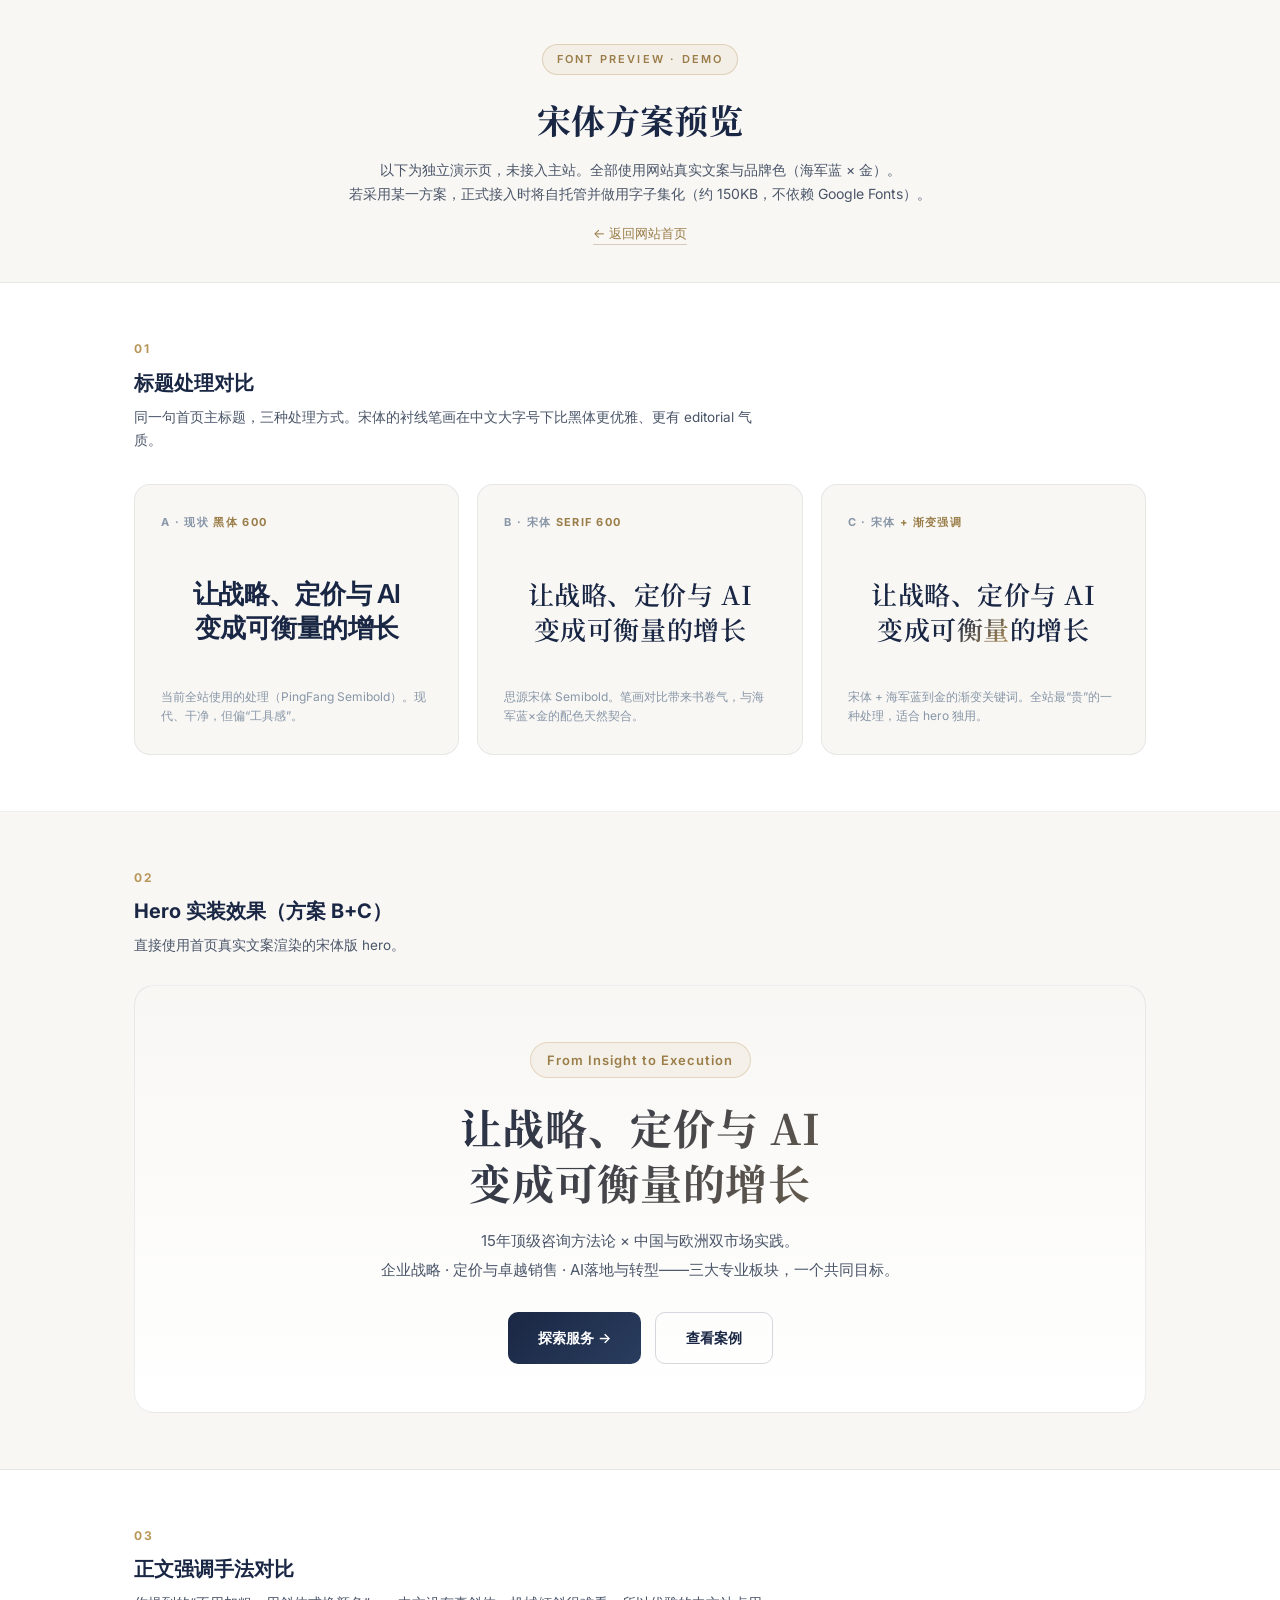
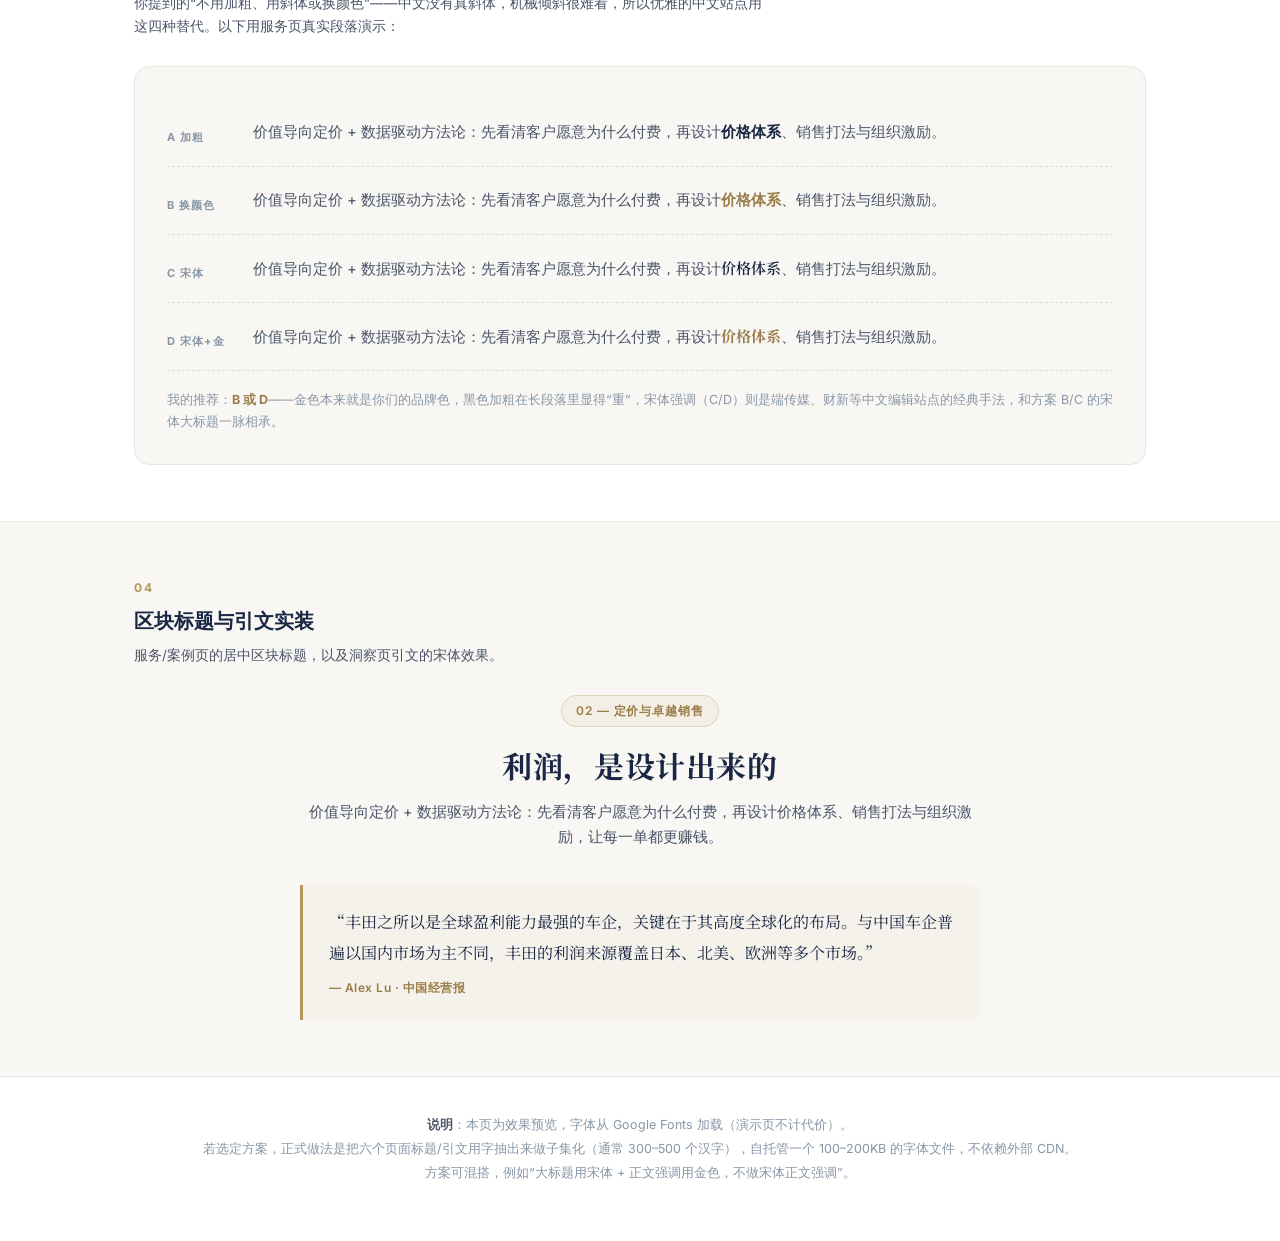
<file: docs/serif-demo.html>
<!DOCTYPE html>
<html lang="zh-CN">
<head>
<meta charset="UTF-8">
<meta name="viewport" content="width=device-width, initial-scale=1.0">
<title>宋体方案预览 · Demo — Praxis Advisory</title>
<meta name="color-scheme" content="light">
<link rel="preconnect" href="https://fonts.googleapis.com">
<link rel="preconnect" href="https://fonts.gstatic.com" crossorigin>
<link rel="stylesheet" href="https://fonts.googleapis.com/css2?family=Inter:wght@400;500;600;700;800&family=Noto+Serif+SC:wght@600;700&display=swap">
<style>
  :root{
    --navy:#1a2744; --navy-light:#2a3d5e; --gold:#b8965a; --gold-dark:#9a7d48;
    --bg:#ffffff; --bg2:#f8f7f4; --border:rgba(26,39,68,.08);
    --text:#1a2744; --text2:#4a5568; --muted:#8896a7;
    --serif:'Noto Serif SC','Songti SC','STSong',serif;
    --sans:'Inter','PingFang SC','Microsoft YaHei',sans-serif;
  }
  *{margin:0;padding:0;box-sizing:border-box}
  body{font-family:var(--sans);background:var(--bg);color:var(--text);line-height:1.7;-webkit-font-smoothing:antialiased}
  .wrap{max-width:1060px;margin:0 auto;padding:0 24px}

  .demo-head{background:var(--bg2);border-bottom:1px solid var(--border);padding:44px 0 36px;text-align:center}
  .demo-head .tag{display:inline-block;font-family:var(--sans);font-size:11px;font-weight:600;letter-spacing:.2em;color:var(--gold-dark);border:1px solid rgba(184,150,90,.35);background:rgba(184,150,90,.08);padding:5px 14px;border-radius:20px;text-transform:uppercase}
  .demo-head h1{margin-top:16px;font-family:var(--serif);font-size:34px;font-weight:700;letter-spacing:.01em}
  .demo-head p{margin-top:10px;font-size:14px;color:var(--text2)}
  .demo-head .back{display:inline-block;margin-top:16px;font-size:13px;color:var(--gold-dark);text-decoration:none;border-bottom:1px solid rgba(154,125,72,.35)}

  section{padding:56px 0;border-bottom:1px solid var(--border)}
  .sec-no{font-size:12px;font-weight:700;color:var(--gold);letter-spacing:.14em}
  .sec-title{font-size:20px;font-weight:700;margin-top:6px}
  .sec-desc{font-size:13.5px;color:var(--text2);margin-top:6px;max-width:640px}

  /* ① 对比卡 */
  .compare{display:grid;grid-template-columns:repeat(3,1fr);gap:18px;margin-top:32px}
  @media(max-width:900px){.compare{grid-template-columns:1fr}}
  .opt{background:var(--bg2);border:1px solid var(--border);border-radius:16px;padding:28px 26px;display:flex;flex-direction:column}
  .opt .label{font-size:11px;font-weight:700;letter-spacing:.12em;color:var(--muted);text-transform:uppercase}
  .opt .label b{color:var(--gold-dark)}
  .opt .sample{margin-top:20px;flex:1;display:flex;align-items:center;justify-content:center;text-align:center;min-height:120px}
  .opt .note{margin-top:16px;font-size:12px;color:var(--muted);line-height:1.6}
  .sans-h{font-family:var(--sans);font-size:26px;font-weight:600;letter-spacing:-.02em;line-height:1.3}
  .serif-h{font-family:var(--serif);font-size:26px;font-weight:600;letter-spacing:.02em;line-height:1.35}
  .serif-h em{font-style:normal;background:linear-gradient(135deg,var(--navy) 30%,var(--gold));-webkit-background-clip:text;background-clip:text;-webkit-text-fill-color:transparent}

  /* ② hero 实装 */
  .hero-demo{margin-top:28px;text-align:center;background:linear-gradient(180deg,var(--bg2) 0%,#fff 100%);border:1px solid var(--border);border-radius:20px;padding:56px 32px 48px}
  .hero-demo .badge{display:inline-block;padding:6px 16px;border-radius:20px;border:1px solid rgba(184,150,90,.3);background:rgba(184,150,90,.08);color:var(--gold-dark);font-size:13px;font-weight:600;letter-spacing:.08em}
  .hero-demo h2{margin-top:22px;font-family:var(--serif);font-size:clamp(28px,4vw,42px);font-weight:700;letter-spacing:.015em;line-height:1.3;background:linear-gradient(135deg,var(--navy) 20%,var(--gold) 130%);-webkit-background-clip:text;background-clip:text;-webkit-text-fill-color:transparent}
  .hero-demo .sub{margin:18px auto 0;max-width:560px;font-size:15px;font-weight:400;color:var(--text2);line-height:1.9}
  .hero-demo .btns{margin-top:28px;display:flex;gap:14px;justify-content:center;flex-wrap:wrap}
  .btn{display:inline-flex;align-items:center;gap:8px;padding:13px 30px;border-radius:10px;font-size:14px;font-weight:600;text-decoration:none}
  .btn-p{background:linear-gradient(135deg,var(--navy),var(--navy-light));color:#fff}
  .btn-g{background:transparent;color:var(--navy);border:1.5px solid rgba(26,39,68,.18)}

  /* ③ 强调手法 */
  .emphasis{margin-top:28px;background:var(--bg2);border:1px solid var(--border);border-radius:16px;padding:32px}
  .emphasis .row{padding:18px 0;border-bottom:1px dashed rgba(26,39,68,.12);font-size:15px;line-height:2;color:var(--text2)}
  .emphasis .row:last-child{border-bottom:none}
  .emphasis .k{display:inline-block;min-width:86px;font-size:11px;font-weight:700;color:var(--muted);letter-spacing:.1em;vertical-align:top;padding-top:9px}
  .e-bold{color:var(--navy);font-weight:700}
  .e-gold{color:var(--gold-dark);font-weight:600}
  .e-serif{font-family:var(--serif);font-weight:600;color:var(--navy)}
  .e-both{font-family:var(--serif);font-weight:700;color:var(--gold-dark)}
  .verdict{margin-top:18px;font-size:12.5px;color:var(--muted)}
  .verdict b{color:var(--gold-dark)}

  /* ④ 区块标题 + 引文 */
  .block-demo{margin-top:28px;text-align:center;max-width:680px;margin-left:auto;margin-right:auto}
  .block-demo .badge{display:inline-block;padding:5px 14px;border-radius:20px;border:1px solid rgba(184,150,90,.3);background:rgba(184,150,90,.08);color:var(--gold-dark);font-size:12px;font-weight:600;letter-spacing:.08em}
  .block-demo h3{margin-top:18px;font-family:var(--serif);font-size:30px;font-weight:700;letter-spacing:.02em;line-height:1.35}
  .block-demo p{margin-top:14px;font-size:14.5px;color:var(--text2)}
  .quote{margin-top:36px;background:rgba(184,150,90,.06);border-left:3px solid var(--gold);border-radius:0 12px 12px 0;padding:22px 26px;text-align:left}
  .quote .q{font-family:var(--serif);font-size:16px;line-height:1.9;color:var(--navy)}
  .quote .who{margin-top:10px;font-size:12px;color:var(--gold-dark);font-weight:600;letter-spacing:.04em}

  .demo-foot{padding:36px 0 56px;text-align:center;font-size:12.5px;color:var(--muted);line-height:1.9}
  .demo-foot b{color:var(--text2)}
</style>
</head>
<body>

<div class="demo-head">
  <div class="wrap">
    <span class="tag">Font Preview · Demo</span>
    <h1>宋体方案预览</h1>
    <p>以下为独立演示页，未接入主站。全部使用网站真实文案与品牌色（海军蓝 × 金）。<br>若采用某一方案，正式接入时将自托管并做用字子集化（约 150KB，不依赖 Google Fonts）。</p>
    <a class="back" href="index.html">← 返回网站首页</a>
  </div>
</div>

<section>
  <div class="wrap">
    <div class="sec-no">01</div>
    <div class="sec-title">标题处理对比</div>
    <div class="sec-desc">同一句首页主标题，三种处理方式。宋体的衬线笔画在中文大字号下比黑体更优雅、更有 editorial 气质。</div>
    <div class="compare">
      <div class="opt">
        <div class="label">A · 现状 <b>黑体 600</b></div>
        <div class="sample"><div class="sans-h">让战略、定价与 AI<br>变成可衡量的增长</div></div>
        <div class="note">当前全站使用的处理（PingFang Semibold）。现代、干净，但偏“工具感”。</div>
      </div>
      <div class="opt">
        <div class="label">B · 宋体 <b>Serif 600</b></div>
        <div class="sample"><div class="serif-h">让战略、定价与 AI<br>变成可衡量的增长</div></div>
        <div class="note">思源宋体 Semibold。笔画对比带来书卷气，与海军蓝×金的配色天然契合。</div>
      </div>
      <div class="opt">
        <div class="label">C · 宋体 <b>+ 渐变强调</b></div>
        <div class="sample"><div class="serif-h">让战略、定价与 AI<br>变成<em>可衡量</em>的增长</div></div>
        <div class="note">宋体 + 海军蓝到金的渐变关键词。全站最“贵”的一种处理，适合 hero 独用。</div>
      </div>
    </div>
  </div>
</section>

<section style="background:var(--bg2)">
  <div class="wrap">
    <div class="sec-no">02</div>
    <div class="sec-title">Hero 实装效果（方案 B+C）</div>
    <div class="sec-desc">直接使用首页真实文案渲染的宋体版 hero。</div>
    <div class="hero-demo">
      <span class="badge">From Insight to Execution</span>
      <h2>让战略、定价与 AI<br>变成可衡量的增长</h2>
      <p class="sub">15年顶级咨询方法论 × 中国与欧洲双市场实践。<br>企业战略 · 定价与卓越销售 · AI落地与转型——三大专业板块，一个共同目标。</p>
      <div class="btns">
        <a class="btn btn-p" href="services.html">探索服务 →</a>
        <a class="btn btn-g" href="cases.html">查看案例</a>
      </div>
    </div>
  </div>
</section>

<section>
  <div class="wrap">
    <div class="sec-no">03</div>
    <div class="sec-title">正文强调手法对比</div>
    <div class="sec-desc">你提到的“不用加粗、用斜体或换颜色”——中文没有真斜体，机械倾斜很难看，所以优雅的中文站点用这四种替代。以下用服务页真实段落演示：</div>
    <div class="emphasis">
      <div class="row"><span class="k">A 加粗</span>价值导向定价 + 数据驱动方法论：先看清客户愿意为什么付费，再设计<span class="e-bold">价格体系</span>、销售打法与组织激励。</div>
      <div class="row"><span class="k">B 换颜色</span>价值导向定价 + 数据驱动方法论：先看清客户愿意为什么付费，再设计<span class="e-gold">价格体系</span>、销售打法与组织激励。</div>
      <div class="row"><span class="k">C 宋体</span>价值导向定价 + 数据驱动方法论：先看清客户愿意为什么付费，再设计<span class="e-serif">价格体系</span>、销售打法与组织激励。</div>
      <div class="row"><span class="k">D 宋体+金</span>价值导向定价 + 数据驱动方法论：先看清客户愿意为什么付费，再设计<span class="e-both">价格体系</span>、销售打法与组织激励。</div>
      <div class="verdict">我的推荐：<b>B 或 D</b>——金色本来就是你们的品牌色，黑色加粗在长段落里显得“重”，宋体强调（C/D）则是端传媒、财新等中文编辑站点的经典手法，和方案 B/C 的宋体大标题一脉相承。</div>
    </div>
  </div>
</section>

<section style="background:var(--bg2)">
  <div class="wrap">
    <div class="sec-no">04</div>
    <div class="sec-title">区块标题与引文实装</div>
    <div class="sec-desc">服务/案例页的居中区块标题，以及洞察页引文的宋体效果。</div>
    <div class="block-demo">
      <span class="badge">02 — 定价与卓越销售</span>
      <h3>利润，是设计出来的</h3>
      <p>价值导向定价 + 数据驱动方法论：先看清客户愿意为什么付费，再设计价格体系、销售打法与组织激励，让每一单都更赚钱。</p>
    </div>
    <div class="quote" style="max-width:680px;margin-left:auto;margin-right:auto">
      <div class="q">“丰田之所以是全球盈利能力最强的车企，关键在于其高度全球化的布局。与中国车企普遍以国内市场为主不同，丰田的利润来源覆盖日本、北美、欧洲等多个市场。”</div>
      <div class="who">— Alex Lu · 中国经营报</div>
    </div>
  </div>
</section>

<div class="demo-foot">
  <div class="wrap">
    <b>说明</b>：本页为效果预览，字体从 Google Fonts 加载（演示页不计代价）。<br>
    若选定方案，正式做法是把六个页面标题/引文用字抽出来做子集化（通常 300–500 个汉字），自托管一个 100–200KB 的字体文件，不依赖外部 CDN。<br>
    方案可混搭，例如“大标题用宋体 + 正文强调用金色，不做宋体正文强调”。
  </div>
</div>

</body>
</html>
</file>
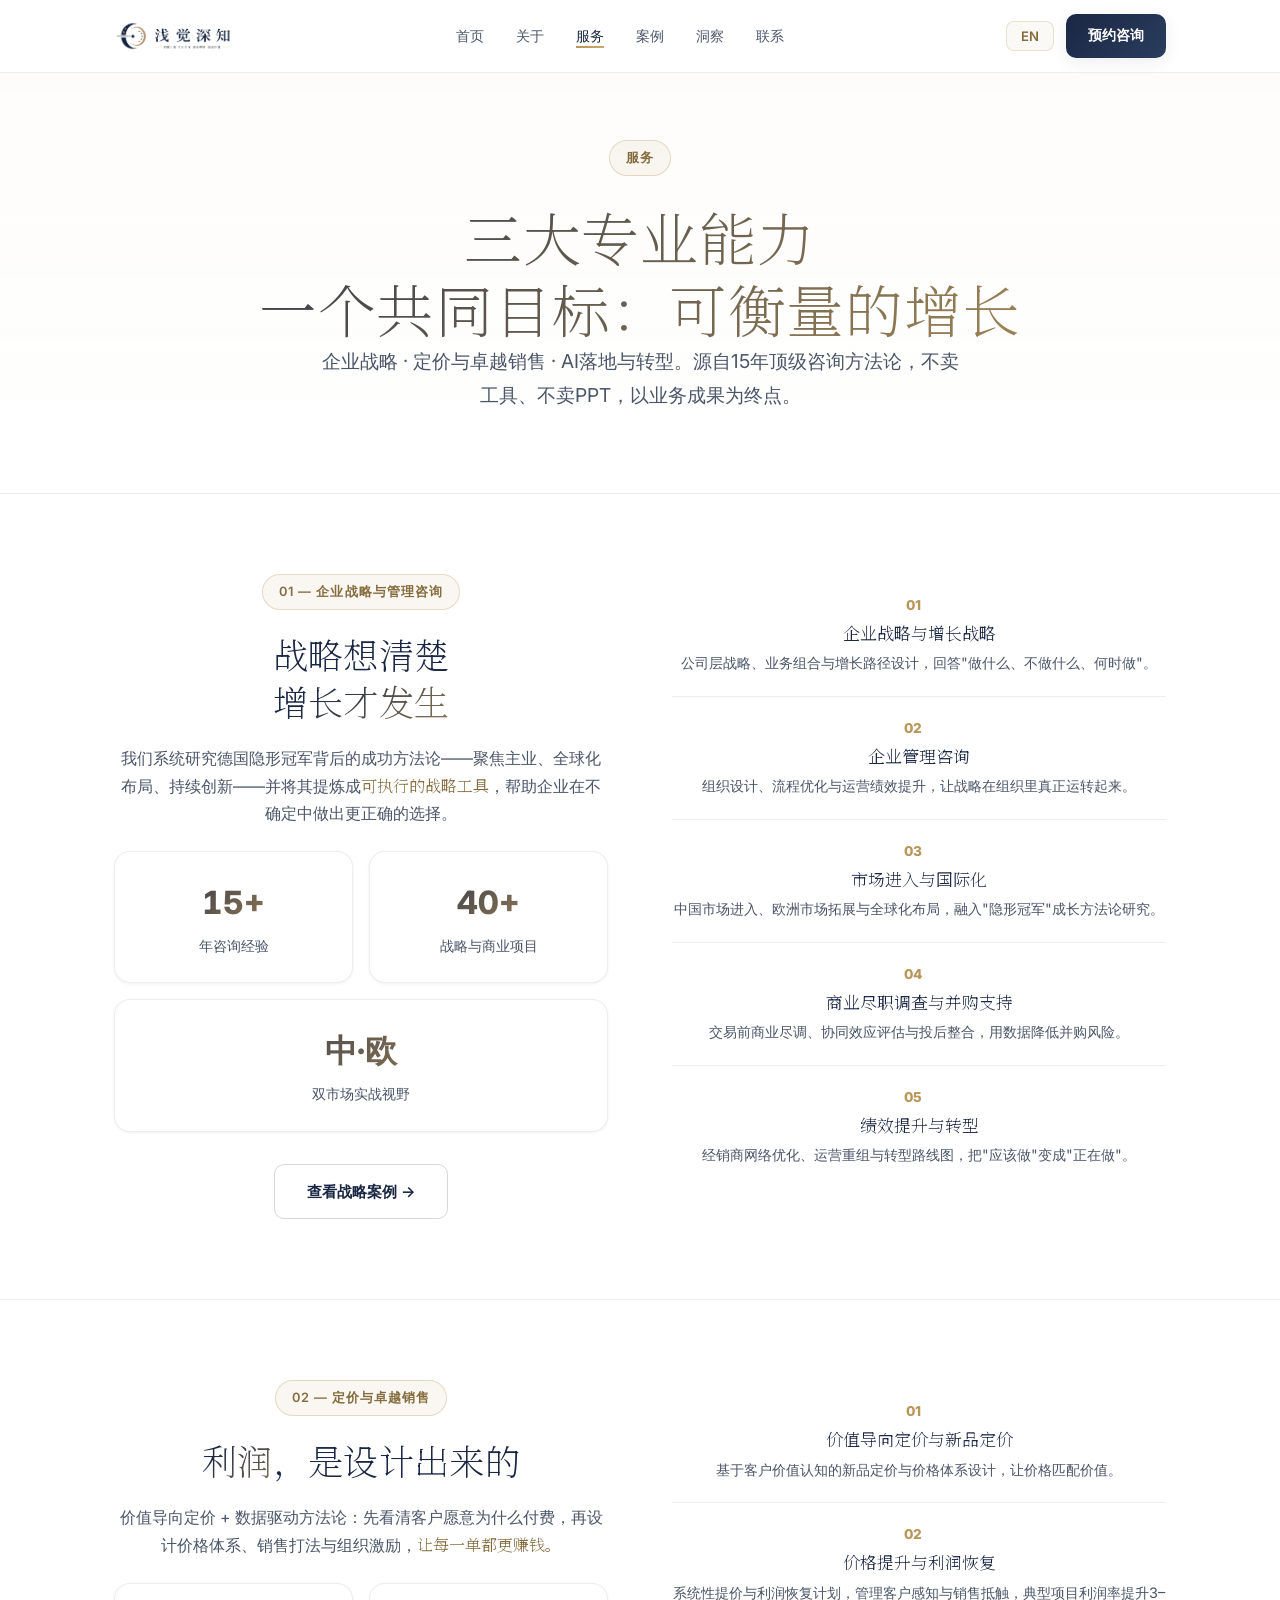
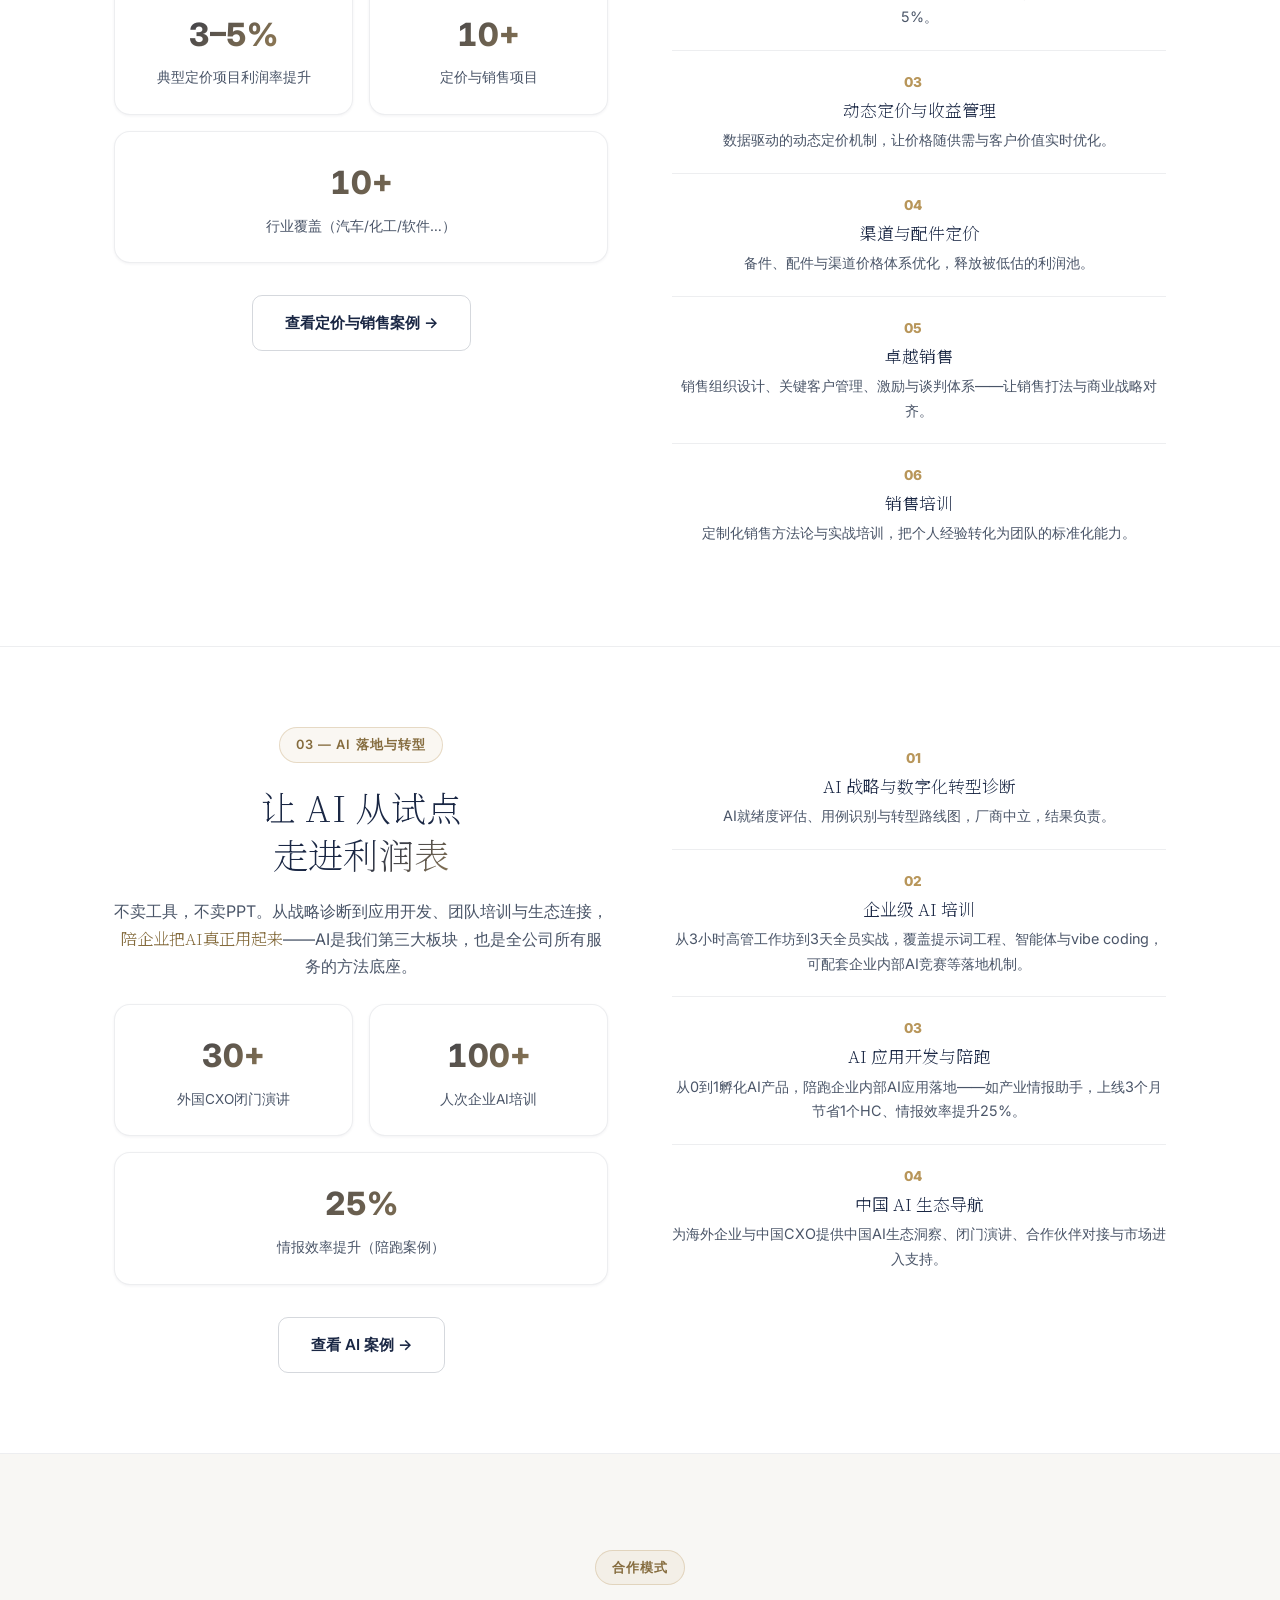
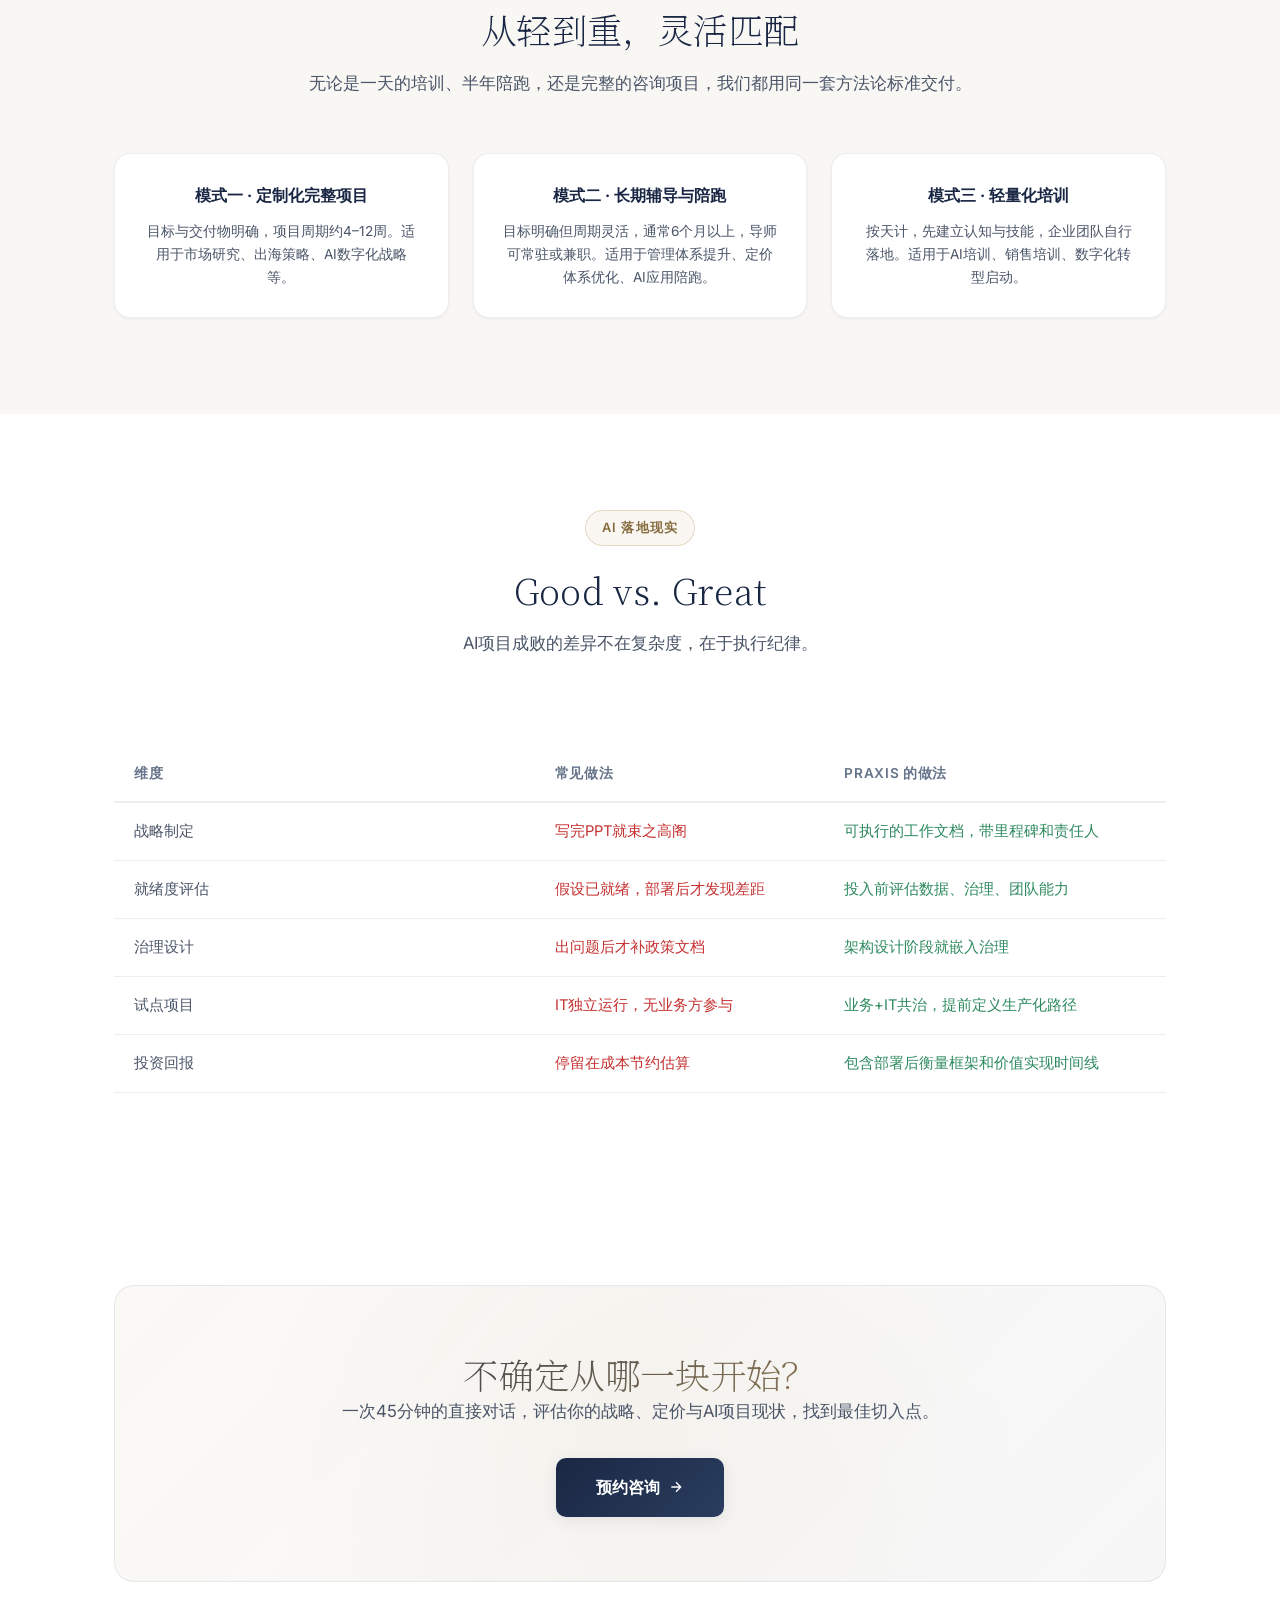
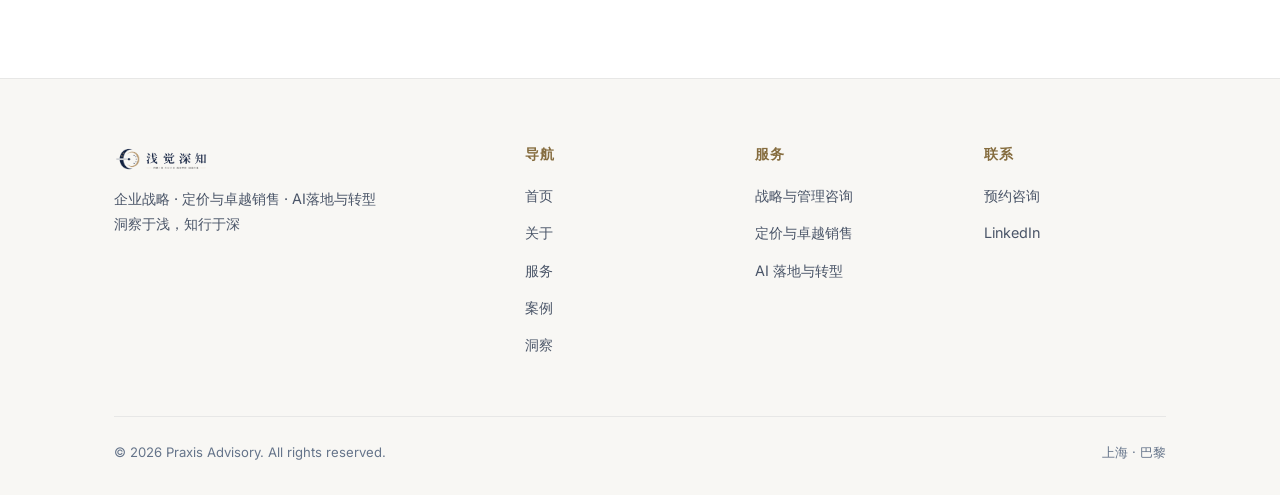
<file: docs/services.html>
<!-- 本文件由 build.mjs 生成；请编辑 src/services.html 并运行 node build.mjs，勿直接修改 -->
<!DOCTYPE html>
<html lang="zh-CN">
<head>
<meta charset="UTF-8">
<meta name="viewport" content="width=device-width, initial-scale=1.0">
<link rel="icon" type="image/png" sizes="32x32" href="assets/favicon-32.png">
<link rel="apple-touch-icon" href="assets/apple-touch-icon.png">
<meta property="og:type" content="website">
<meta property="og:site_name" content="Praxis Advisory">
<meta property="og:title" content="服务 — 战略 · 定价 · AI | Praxis Advisory">
<meta property="og:description" content="Praxis Advisory 三大专业板块：企业战略与管理咨询、定价与卓越销售、AI落地与转型。源自15年顶级咨询方法论，以可衡量的业务成果为终点。">
<meta property="og:url" content="https://alexandre0820.github.io/PraxisAdvisory/services.html">
<meta property="og:image" content="https://alexandre0820.github.io/PraxisAdvisory/assets/og-cover.png">
<meta property="og:image:width" content="1200">
<meta property="og:image:height" content="630">
<meta property="og:locale" content="zh_CN">
<meta name="twitter:card" content="summary_large_image">
<title>服务 — 战略 · 定价 · AI | Praxis Advisory</title>
<meta name="description" content="Praxis Advisory 三大专业板块：企业战略与管理咨询、定价与卓越销售、AI落地与转型。源自15年顶级咨询方法论，以可衡量的业务成果为终点。">
<link rel="stylesheet" href="style.css">
<link rel="preconnect" href="https://fonts.googleapis.com">
<link rel="preconnect" href="https://fonts.gstatic.com" crossorigin>
<link rel="stylesheet" href="https://fonts.googleapis.com/css2?family=Inter:wght@400;500;600;700;800&display=swap">
<style>
  .service-hero{padding:140px 24px 80px;text-align:center;position:relative;z-index:1;border-bottom:1px solid var(--border);background:linear-gradient(180deg,rgba(184,150,90,0.03) 0%,transparent 100%)}
  .service-section{padding:80px 0;border-bottom:1px solid var(--border)}
  .service-section:last-of-type{border-bottom:none}
  .service-split{display:grid;grid-template-columns:1fr 1fr;gap:64px;align-items:start}
  .service-list{list-style:none}
  .service-list li{padding:20px 0;border-bottom:1px solid var(--border)}
  .service-list li:last-child{border-bottom:none}
  .service-list .num{color:var(--gold);font-weight:800;margin-right:12px;font-size:.85rem}
  .service-list h3{font-size:1.05rem;margin-bottom:6px;color:var(--navy)}
  .service-list p{font-size:.9rem;line-height:1.7}
  .mode-grid{display:grid;grid-template-columns:repeat(3,1fr);gap:24px;margin-top:40px}
  .mode-card{background:var(--card);border:1px solid var(--border);border-radius:16px;padding:28px;box-shadow:var(--shadow-sm);transition:all .3s}
  .mode-card:hover{transform:translateY(-3px);box-shadow:var(--shadow-md)}
  .mode-card h4{color:var(--navy);margin-bottom:10px;font-size:1rem}
  .mode-card p{font-size:.85rem;line-height:1.7}
  .compare-table{width:100%;border-collapse:collapse;margin-top:32px}
  .compare-table th{text-align:left;padding:16px 20px;font-size:.85rem;font-weight:600;border-bottom:2px solid var(--border);color:var(--muted);text-transform:uppercase;letter-spacing:.05em}
  .compare-table td{padding:16px 20px;font-size:.92rem;border-bottom:1px solid var(--border);vertical-align:top}
  .compare-table tr:hover td{background:rgba(184,150,90,0.05)}
  .compare-table .label-col{color:var(--text2);font-weight:500;width:40%}
  .compare-table .bad{color:var(--rose)}
  .compare-table .good{color:var(--emerald)}
  .service-split > div:first-child { text-align:center; }
@media(max-width:900px){.service-split{grid-template-columns:1fr;gap:40px}.mode-grid{grid-template-columns:1fr}}
</style>
</head>
<body>
<nav class="nav" id="nav">
  <div class="nav-inner">
    <a href="index.html" class="nav-logo">
      <img src="assets/logo-en.png" alt="Praxis Advisory" style="height:40px;" data-lang="en">
      <img src="assets/logo-cn.png" alt="浅觉深知" style="height:40px;" data-lang="zh">
    </a>
    <ul class="nav-links" id="navLinks">
      <li><a href="index.html"><span data-lang="zh">首页</span><span data-lang="en">Home</span></a></li>
      <li><a href="about.html"><span data-lang="zh">关于</span><span data-lang="en">About</span></a></li>
      <li><a href="services.html" class="active"><span data-lang="zh">服务</span><span data-lang="en">Services</span></a></li>
      <li><a href="cases.html"><span data-lang="zh">案例</span><span data-lang="en">Cases</span></a></li>
      <li><a href="insights.html"><span data-lang="zh">洞察</span><span data-lang="en">Insights</span></a></li>
      <li><a href="contact.html"><span data-lang="zh">联系</span><span data-lang="en">Contact</span></a></li>
    </ul>
    <div class="nav-cta">
      <button class="lang-toggle" onclick="toggleLang()" id="langBtn">EN</button>
      <a href="contact.html" class="btn btn-primary"><span data-lang="zh">预约咨询</span><span data-lang="en">Book a Call</span></a>
    </div>
    <button class="nav-toggle" aria-expanded="false">
      <span class="sr-only" data-lang="zh">打开菜单</span><span class="sr-only" data-lang="en">Open menu</span>
      <svg viewBox="0 0 24 24" fill="none" stroke="currentColor" stroke-width="2"><path d="M3 12h18M3 6h18M3 18h18"/></svg>
    </button>
  </div>
</nav>


<section class="service-hero">
  <div class="badge"><span data-lang="zh">服务</span><span data-lang="en">Services</span></div>
  <h1 class="gradient-text" style="margin-top:24px;"><span data-lang="zh">三大专业能力<br>一个共同目标：可衡量的增长</span><span data-lang="en">Three Disciplines.<br>One Outcome: Measurable Growth.</span></h1>
  <p class="subtitle" style="max-width:640px;"><span data-lang="zh">企业战略 · 定价与卓越销售 · AI落地与转型。源自15年顶级咨询方法论，不卖工具、不卖PPT，以业务成果为终点。</span><span data-lang="en">Enterprise strategy · Pricing & sales excellence · AI implementation. Built on 15 years of top-tier consulting methodology — ending with outcomes, not decks.</span></p>
</section>

<!-- ============ 01 企业战略与管理咨询 ============ -->
<section class="service-section" id="strategy"><div class="container"><div class="service-split">
  <div>
    <div class="badge" style="margin-bottom:20px;">01 — <span data-lang="zh">企业战略与管理咨询</span><span data-lang="en">Enterprise Strategy & Management Consulting</span></div>
    <h2 style="margin-bottom:20px;"><span data-lang="zh">战略想清楚<br><em class="hl">增长才发生</em></span><span data-lang="en">Clarity First.<br>Growth Follows.</span></h2>
    <p style="margin-bottom:24px;"><span data-lang="zh">我们系统研究德国隐形冠军背后的成功方法论——聚焦主业、全球化布局、持续创新——并将其提炼成<em class="em">可执行的战略工具</em>，帮助企业在不确定中做出更正确的选择。</span><span data-lang="en">We study the success methodology behind Germany's hidden champions — focus, globalization, relentless innovation — and turn it into executable strategy for companies navigating uncertainty.</span></p>
    <div style="display:flex;gap:16px;flex-wrap:wrap;margin-bottom:32px;">
      <div class="card" style="flex:1;min-width:180px;text-align:center;padding:24px;"><div class="stat-num" style="font-size:2rem;">15+</div><p style="font-size:.85rem;margin-top:4px;"><span data-lang="zh">年咨询经验</span><span data-lang="en">Years of consulting</span></p></div>
      <div class="card" style="flex:1;min-width:180px;text-align:center;padding:24px;"><div class="stat-num" style="font-size:2rem;">40+</div><p style="font-size:.85rem;margin-top:4px;"><span data-lang="zh">战略与商业项目</span><span data-lang="en">Strategy engagements</span></p></div>
      <div class="card" style="flex:1;min-width:180px;text-align:center;padding:24px;"><div class="stat-num" style="font-size:2rem;">中·欧</div><p style="font-size:.85rem;margin-top:4px;"><span data-lang="zh">双市场实战视野</span><span data-lang="en">China &amp; Europe</span></p></div>
    </div>
    <a href="cases.html#strategy" class="btn btn-ghost"><span data-lang="zh">查看战略案例 →</span><span data-lang="en">View Strategy Cases →</span></a>
  </div>
  <div>
    <ul class="service-list">
      <li><div class="num">01</div><h3><span data-lang="zh">企业战略与增长战略</span><span data-lang="en">Corporate &amp; Growth Strategy</span></h3><p><span data-lang="zh">公司层战略、业务组合与增长路径设计，回答"做什么、不做什么、何时做"。</span><span data-lang="en">Corporate strategy, portfolio and growth path design — what to do, what not to do, and when.</span></p></li>
      <li><div class="num">02</div><h3><span data-lang="zh">企业管理咨询</span><span data-lang="en">Management Consulting</span></h3><p><span data-lang="zh">组织设计、流程优化与运营绩效提升，让战略在组织里真正运转起来。</span><span data-lang="en">Organization design, process optimization and operating performance — making strategy work inside the organization.</span></p></li>
      <li><div class="num">03</div><h3><span data-lang="zh">市场进入与国际化</span><span data-lang="en">Market Entry &amp; Internationalization</span></h3><p><span data-lang="zh">中国市场进入、欧洲市场拓展与全球化布局，融入"隐形冠军"成长方法论研究。</span><span data-lang="en">China market entry, European expansion and global footprint, informed by hidden-champion methodology.</span></p></li>
      <li><div class="num">04</div><h3><span data-lang="zh">商业尽职调查与并购支持</span><span data-lang="en">Commercial Due Diligence &amp; M&amp;A</span></h3><p><span data-lang="zh">交易前商业尽调、协同效应评估与投后整合，用数据降低并购风险。</span><span data-lang="en">Pre-deal commercial due diligence, synergy assessment and post-merger integration.</span></p></li>
      <li><div class="num">05</div><h3><span data-lang="zh">绩效提升与转型</span><span data-lang="en">Performance &amp; Transformation</span></h3><p><span data-lang="zh">经销商网络优化、运营重组与转型路线图，把"应该做"变成"正在做"。</span><span data-lang="en">Dealer network optimization, restructuring roadmaps and transformation — from "should do" to "doing".</span></p></li>
    </ul>
  </div>
</div></div></section>

<!-- ============ 02 定价与卓越销售 ============ -->
<section class="service-section" id="pricing"><div class="container"><div class="service-split">
  <div>
    <div class="badge" style="margin-bottom:20px;">02 — <span data-lang="zh">定价与卓越销售</span><span data-lang="en">Pricing &amp; Sales Excellence</span></div>
    <h2 style="margin-bottom:20px;"><span data-lang="zh"><em class="hl">利润</em>，是设计出来的</span><span data-lang="en">Profit Is Designed,<br>Not Discovered</span></h2>
    <p style="margin-bottom:24px;"><span data-lang="zh">价值导向定价 + 数据驱动方法论：先看清客户愿意为什么付费，再设计价格体系、销售打法与组织激励，<em class="em">让每一单都更赚钱。</em></span><span data-lang="en">Value-based pricing and data-driven methods: understand what customers will pay for, then design the price architecture, sales playbook and incentives that make every deal more profitable.</span></p>
    <div style="display:flex;gap:16px;flex-wrap:wrap;margin-bottom:32px;">
      <div class="card" style="flex:1;min-width:180px;text-align:center;padding:24px;"><div class="stat-num" style="font-size:2rem;">3–5%</div><p style="font-size:.85rem;margin-top:4px;"><span data-lang="zh">典型定价项目利润率提升</span><span data-lang="en">Typical margin uplift</span></p></div>
      <div class="card" style="flex:1;min-width:180px;text-align:center;padding:24px;"><div class="stat-num" style="font-size:2rem;">10+</div><p style="font-size:.85rem;margin-top:4px;"><span data-lang="zh">定价与销售项目</span><span data-lang="en">Pricing &amp; sales projects</span></p></div>
      <div class="card" style="flex:1;min-width:180px;text-align:center;padding:24px;"><div class="stat-num" style="font-size:2rem;">10+</div><p style="font-size:.85rem;margin-top:4px;"><span data-lang="zh">行业覆盖（汽车/化工/软件…）</span><span data-lang="en">Industries served</span></p></div>
    </div>
    <a href="cases.html#pricing" class="btn btn-ghost"><span data-lang="zh">查看定价与销售案例 →</span><span data-lang="en">View Pricing Cases →</span></a>
  </div>
  <div>
    <ul class="service-list">
      <li><div class="num">01</div><h3><span data-lang="zh">价值导向定价与新品定价</span><span data-lang="en">Value-Based &amp; Launch Pricing</span></h3><p><span data-lang="zh">基于客户价值认知的新品定价与价格体系设计，让价格匹配价值。</span><span data-lang="en">New-product and price-architecture design anchored in customer-perceived value.</span></p></li>
      <li><div class="num">02</div><h3><span data-lang="zh">价格提升与利润恢复</span><span data-lang="en">Price Increase &amp; Margin Recovery</span></h3><p><span data-lang="zh">系统性提价与利润恢复计划，管理客户感知与销售抵触，典型项目利润率提升3–5%。</span><span data-lang="en">Systematic price increase and margin recovery, managing customer perception and sales pushback — 3–5% margin uplift on typical engagements.</span></p></li>
      <li><div class="num">03</div><h3><span data-lang="zh">动态定价与收益管理</span><span data-lang="en">Dynamic Pricing &amp; Revenue Management</span></h3><p><span data-lang="zh">数据驱动的动态定价机制，让价格随供需与客户价值实时优化。</span><span data-lang="en">Data-driven dynamic pricing that optimizes in response to demand and customer value.</span></p></li>
      <li><div class="num">04</div><h3><span data-lang="zh">渠道与配件定价</span><span data-lang="en">Channel &amp; Spare Parts Pricing</span></h3><p><span data-lang="zh">备件、配件与渠道价格体系优化，释放被低估的利润池。</span><span data-lang="en">Spare parts, accessories and channel pricing optimization — unlocking under-monetized profit pools.</span></p></li>
      <li><div class="num">05</div><h3><span data-lang="zh">卓越销售</span><span data-lang="en">Sales Excellence</span></h3><p><span data-lang="zh">销售组织设计、关键客户管理、激励与谈判体系——让销售打法与商业战略对齐。</span><span data-lang="en">Sales organization design, key account management, incentives and negotiation systems — aligned with commercial strategy.</span></p></li>
      <li><div class="num">06</div><h3><span data-lang="zh">销售培训</span><span data-lang="en">Sales Training</span></h3><p><span data-lang="zh">定制化销售方法论与实战培训，把个人经验转化为团队的标准化能力。</span><span data-lang="en">Customized sales methodology and hands-on training — turning individual experience into standard team capability.</span></p></li>
    </ul>
  </div>
</div></div></section>

<!-- ============ 03 AI 落地与转型 ============ -->
<section class="service-section" id="ai"><div class="container"><div class="service-split">
  <div>
    <div class="badge" style="margin-bottom:20px;">03 — <span data-lang="zh">AI 落地与转型</span><span data-lang="en">AI Implementation &amp; Transformation</span></div>
    <h2 style="margin-bottom:20px;"><span data-lang="zh">让 AI 从试点<br>走进<em class="hl">利润表</em></span><span data-lang="en">Take AI From Pilot<br>to P&amp;L</span></h2>
    <p style="margin-bottom:24px;"><span data-lang="zh">不卖工具，不卖PPT。从战略诊断到应用开发、团队培训与生态连接，<em class="em">陪企业把AI真正用起来</em>——AI是我们第三大板块，也是全公司所有服务的方法底座。</span><span data-lang="en">No tools. No decks. From strategic diagnosis to application development, team training and ecosystem connectivity — we help companies actually use AI. AI is our third pillar, and the methodological foundation for everything we do.</span></p>
    <div style="display:flex;gap:16px;flex-wrap:wrap;margin-bottom:32px;">
      <div class="card" style="flex:1;min-width:180px;text-align:center;padding:24px;"><div class="stat-num" style="font-size:2rem;">30+</div><p style="font-size:.85rem;margin-top:4px;"><span data-lang="zh">外国CXO闭门演讲</span><span data-lang="en">Foreign CXOs briefed</span></p></div>
      <div class="card" style="flex:1;min-width:180px;text-align:center;padding:24px;"><div class="stat-num" style="font-size:2rem;">100+</div><p style="font-size:.85rem;margin-top:4px;"><span data-lang="zh">人次企业AI培训</span><span data-lang="en">Trainees (single program)</span></p></div>
      <div class="card" style="flex:1;min-width:180px;text-align:center;padding:24px;"><div class="stat-num" style="font-size:2rem;">25%</div><p style="font-size:.85rem;margin-top:4px;"><span data-lang="zh">情报效率提升（陪跑案例）</span><span data-lang="en">Intelligence efficiency gain</span></p></div>
    </div>
    <a href="cases.html#ai" class="btn btn-ghost"><span data-lang="zh">查看 AI 案例 →</span><span data-lang="en">View AI Cases →</span></a>
  </div>
  <div>
    <ul class="service-list">
      <li><div class="num">01</div><h3><span data-lang="zh">AI 战略与数字化转型诊断</span><span data-lang="en">AI Strategy &amp; Digital Transformation</span></h3><p><span data-lang="zh">AI就绪度评估、用例识别与转型路线图，厂商中立，结果负责。</span><span data-lang="en">AI readiness assessment, use-case identification and transformation roadmap. Vendor-neutral, outcome-accountable.</span></p></li>
      <li><div class="num">02</div><h3><span data-lang="zh">企业级 AI 培训</span><span data-lang="en">Enterprise AI Training</span></h3><p><span data-lang="zh">从3小时高管工作坊到3天全员实战，覆盖提示词工程、智能体与vibe coding，可配套企业内部AI竞赛等落地机制。</span><span data-lang="en">From 3-hour executive workshops to 3-day company-wide bootcamps — prompt engineering, agents, vibe coding, plus internal AI contests to sustain momentum.</span></p></li>
      <li><div class="num">03</div><h3><span data-lang="zh">AI 应用开发与陪跑</span><span data-lang="en">AI Application Development &amp; Co-piloting</span></h3><p><span data-lang="zh">从0到1孵化AI产品，陪跑企业内部AI应用落地——如产业情报助手，上线3个月节省1个HC、情报效率提升25%。</span><span data-lang="en">Incubating AI products from 0 to 1 and co-piloting internal AI applications — e.g. an industry-intelligence assistant that saved one headcount and lifted efficiency by 25% in 3 months.</span></p></li>
      <li><div class="num">04</div><h3><span data-lang="zh">中国 AI 生态导航</span><span data-lang="en">China AI Ecosystem Navigation</span></h3><p><span data-lang="zh">为海外企业与中国CXO提供中国AI生态洞察、闭门演讲、合作伙伴对接与市场进入支持。</span><span data-lang="en">China AI ecosystem briefings, closed-door talks for CXOs, partner matching and market-entry support for global firms.</span></p></li>
    </ul>
  </div>
</div></div></section>

<!-- 服务模式：由重到轻 -->
<section class="section-pad" style="background:var(--bg2);"><div class="container">
  <div class="section-header">
    <div class="badge"><span data-lang="zh">合作模式</span><span data-lang="en">Engagement Models</span></div>
    <h2><span data-lang="zh">从轻到重，灵活匹配</span><span data-lang="en">From Light to Heavy — a Model for Every Stage</span></h2>
    <p><span data-lang="zh">无论是一天的培训、半年陪跑，还是完整的咨询项目，我们都用同一套方法论标准交付。</span><span data-lang="en">From a one-day workshop to a six-month co-pilot to a full consulting engagement — delivered with the same methodological rigor.</span></p>
  </div>
  <div class="mode-grid">
    <div class="mode-card"><h4><span data-lang="zh">模式一 · 定制化完整项目</span><span data-lang="en">Model 1 · Full Custom Engagement</span></h4><p><span data-lang="zh">目标与交付物明确，项目周期约4–12周。适用于市场研究、出海策略、AI数字化战略等。</span><span data-lang="en">Clear objectives and deliverables, typically 4–12 weeks. Market research, go-global strategy, AI &amp; digital strategy.</span></p></div>
    <div class="mode-card"><h4><span data-lang="zh">模式二 · 长期辅导与陪跑</span><span data-lang="en">Model 2 · Long-term Co-piloting</span></h4><p><span data-lang="zh">目标明确但周期灵活，通常6个月以上，导师可常驻或兼职。适用于管理体系提升、定价体系优化、AI应用陪跑。</span><span data-lang="en">Clear goals, flexible timeline — typically 6+ months with embedded or part-time advisors. Management systems, pricing systems, AI co-piloting.</span></p></div>
    <div class="mode-card"><h4><span data-lang="zh">模式三 · 轻量化培训</span><span data-lang="en">Model 3 · Lightweight Training</span></h4><p><span data-lang="zh">按天计，先建立认知与技能，企业团队自行落地。适用于AI培训、销售培训、数字化转型启动。</span><span data-lang="en">Day-based, building awareness and skills your team applies independently. AI training, sales training, digital transformation kickoffs.</span></p></div>
  </div>
</div></section>

<!-- AI 落地 Good vs Great -->
<section class="section-pad"><div class="container">
  <div class="section-header">
    <div class="badge"><span data-lang="zh">AI 落地现实</span><span data-lang="en">AI Reality Check</span></div>
    <h2><span data-lang="zh">Good vs. Great</span><span data-lang="en">Good vs. Great</span></h2>
    <p><span data-lang="zh">AI项目成败的差异不在复杂度，在于执行纪律。</span><span data-lang="en">The difference isn't complexity — it's execution discipline.</span></p>
  </div>
  <div style="overflow-x:auto;">
    <table class="compare-table">
      <thead><tr><th><span data-lang="zh">维度</span><span data-lang="en">Dimension</span></th><th><span data-lang="zh">常见做法</span><span data-lang="en">Typical Approach</span></th><th><span data-lang="zh">Praxis 的做法</span><span data-lang="en">Praxis Approach</span></th></tr></thead>
      <tbody>
        <tr><td class="label-col"><span data-lang="zh">战略制定</span><span data-lang="en">Strategy</span></td><td class="bad"><span data-lang="zh">写完PPT就束之高阁</span><span data-lang="en">Deck written, then shelved</span></td><td class="good"><span data-lang="zh">可执行的工作文档，带里程碑和责任人</span><span data-lang="en">Working document with milestones and owners</span></td></tr>
        <tr><td class="label-col"><span data-lang="zh">就绪度评估</span><span data-lang="en">Readiness</span></td><td class="bad"><span data-lang="zh">假设已就绪，部署后才发现差距</span><span data-lang="en">Assumed ready, gaps surface in production</span></td><td class="good"><span data-lang="zh">投入前评估数据、治理、团队能力</span><span data-lang="en">Assessed before a dollar is committed</span></td></tr>
        <tr><td class="label-col"><span data-lang="zh">治理设计</span><span data-lang="en">Governance</span></td><td class="bad"><span data-lang="zh">出问题后才补政策文档</span><span data-lang="en">Policy issued after complaints</span></td><td class="good"><span data-lang="zh">架构设计阶段就嵌入治理</span><span data-lang="en">Designed into architecture before deployment</span></td></tr>
        <tr><td class="label-col"><span data-lang="zh">试点项目</span><span data-lang="en">Pilots</span></td><td class="bad"><span data-lang="zh">IT独立运行，无业务方参与</span><span data-lang="en">IT-owned, no business co-ownership</span></td><td class="good"><span data-lang="zh">业务+IT共治，提前定义生产化路径</span><span data-lang="en">Business + IT co-owned, production path defined upfront</span></td></tr>
        <tr><td class="label-col"><span data-lang="zh">投资回报</span><span data-lang="en">ROI</span></td><td class="bad"><span data-lang="zh">停留在成本节约估算</span><span data-lang="en">Stops at cost savings estimates</span></td><td class="good"><span data-lang="zh">包含部署后衡量框架和价值实现时间线</span><span data-lang="en">Post-deployment measurement plan included</span></td></tr>
      </tbody>
    </table>
  </div>
</div></section>

<section class="section-pad"><div class="container">
  <div class="cta-banner" style="background:linear-gradient(135deg,rgba(184,150,90,0.06),rgba(26,39,68,0.04));border:1px solid var(--border);border-radius:20px;padding:64px;text-align:center;position:relative;overflow:hidden;">
    <div style="position:absolute;inset:0;background:radial-gradient(circle at 50% 50%,rgba(184,150,90,0.06),transparent 70%);"></div>
    <h2 class="gradient-text" style="position:relative;"><span data-lang="zh">不确定从哪一块开始？</span><span data-lang="en">Not Sure Where to Start?</span></h2>
    <p style="color:var(--text2);font-size:1.05rem;position:relative;margin-bottom:32px;"><span data-lang="zh">一次45分钟的直接对话，评估你的战略、定价与AI项目现状，找到最佳切入点。</span><span data-lang="en">A 45-minute direct conversation to assess where your strategy, pricing and AI programs stand — and where to start.</span></p>
    <a href="contact.html" class="btn btn-primary" style="position:relative;font-size:1rem;padding:16px 40px;"><span data-lang="zh">预约咨询</span><span data-lang="en">Book a Call</span><svg viewBox="0 0 24 24" fill="none" stroke="currentColor" stroke-width="2"><path d="M5 12h14M12 5l7 7-7 7"/></svg></a>
  </div>
</div></section>

<footer class="footer">
  <div class="container">
    <div class="footer-grid">
      <div class="footer-brand">
        <a href="index.html" class="nav-logo" style="margin-bottom:8px;">
          <img src="assets/logo-en.png" alt="Praxis Advisory" style="height:32px;" data-lang="en">
          <img src="assets/logo-cn.png" alt="浅觉深知" style="height:32px;" data-lang="zh">
        </a>
        <p><span data-lang="zh">企业战略 · 定价与卓越销售 · AI落地与转型<br>洞察于浅，知行于深</span><span data-lang="en">Enterprise Strategy · Pricing &amp; Sales Excellence · AI Transformation<br>From Insight to Execution</span></p>
      </div>
      <div><h4><span data-lang="zh">导航</span><span data-lang="en">Navigation</span></h4><ul><li><a href="index.html"><span data-lang="zh">首页</span><span data-lang="en">Home</span></a></li><li><a href="about.html"><span data-lang="zh">关于</span><span data-lang="en">About</span></a></li><li><a href="services.html"><span data-lang="zh">服务</span><span data-lang="en">Services</span></a></li><li><a href="cases.html"><span data-lang="zh">案例</span><span data-lang="en">Cases</span></a></li><li><a href="insights.html"><span data-lang="zh">洞察</span><span data-lang="en">Insights</span></a></li></ul></div>
      <div><h4><span data-lang="zh">服务</span><span data-lang="en">Services</span></h4><ul><li><a href="services.html#strategy"><span data-lang="zh">战略与管理咨询</span><span data-lang="en">Strategy &amp; Mgmt</span></a></li><li><a href="services.html#pricing"><span data-lang="zh">定价与卓越销售</span><span data-lang="en">Pricing &amp; Sales</span></a></li><li><a href="services.html#ai"><span data-lang="zh">AI 落地与转型</span><span data-lang="en">AI Transformation</span></a></li></ul></div>
      <div><h4><span data-lang="zh">联系</span><span data-lang="en">Contact</span></h4><ul><li><a href="contact.html"><span data-lang="zh">预约咨询</span><span data-lang="en">Book a Call</span></a></li><li><a href="https://www.linkedin.com/in/alexandre-lu/" target="_blank" rel="noopener">LinkedIn</a></li></ul></div>
    </div>
    <div class="footer-bottom"><span>© <span id="year">2026</span> Praxis Advisory. All rights reserved.</span><span><span data-lang="zh">上海 · 巴黎</span><span data-lang="en">Shanghai · Paris</span></span></div>
  </div>
</footer>


<script>
(function(){
  var nav=document.getElementById('nav');
  window.addEventListener('scroll',function(){nav.classList.toggle('scrolled',window.scrollY>40)});

  /* 语言切换 */
  var currentLang='zh';
  try{currentLang=localStorage.getItem('praxis-lang')||'zh'}catch(e){}
  function apply(){
    document.body.classList.toggle('lang-en',currentLang==='en');
    document.getElementById('langBtn').textContent=currentLang==='zh'?'EN':'中';
    document.documentElement.lang=currentLang==='zh'?'zh-CN':'en';
  }
  window.toggleLang=function(){
    currentLang=currentLang==='zh'?'en':'zh';
    try{localStorage.setItem('praxis-lang',currentLang)}catch(e){}
    apply();
  };
  apply();

  /* 移动端菜单 */
  var navToggle=document.querySelector('.nav-toggle');
  var navLinks=document.getElementById('navLinks');
  if(navToggle&&navLinks){
    navToggle.addEventListener('click',function(){
      var open=navLinks.classList.toggle('open');
      navToggle.setAttribute('aria-expanded',open);
    });
  }

  /* FAQ 折叠（键盘可达） */
  document.addEventListener('click',function(e){
    if(!e.target.closest)return;
    var q=e.target.closest('.faq-q');
    if(q){
      var item=q.parentElement;
      q.setAttribute('aria-expanded',item.classList.toggle('open'));
    }
  });

  /* 版权年份 */
  var year=document.getElementById('year');
  if(year){year.textContent=new Date().getFullYear();}
})();
</script>

</body></html>
</file>
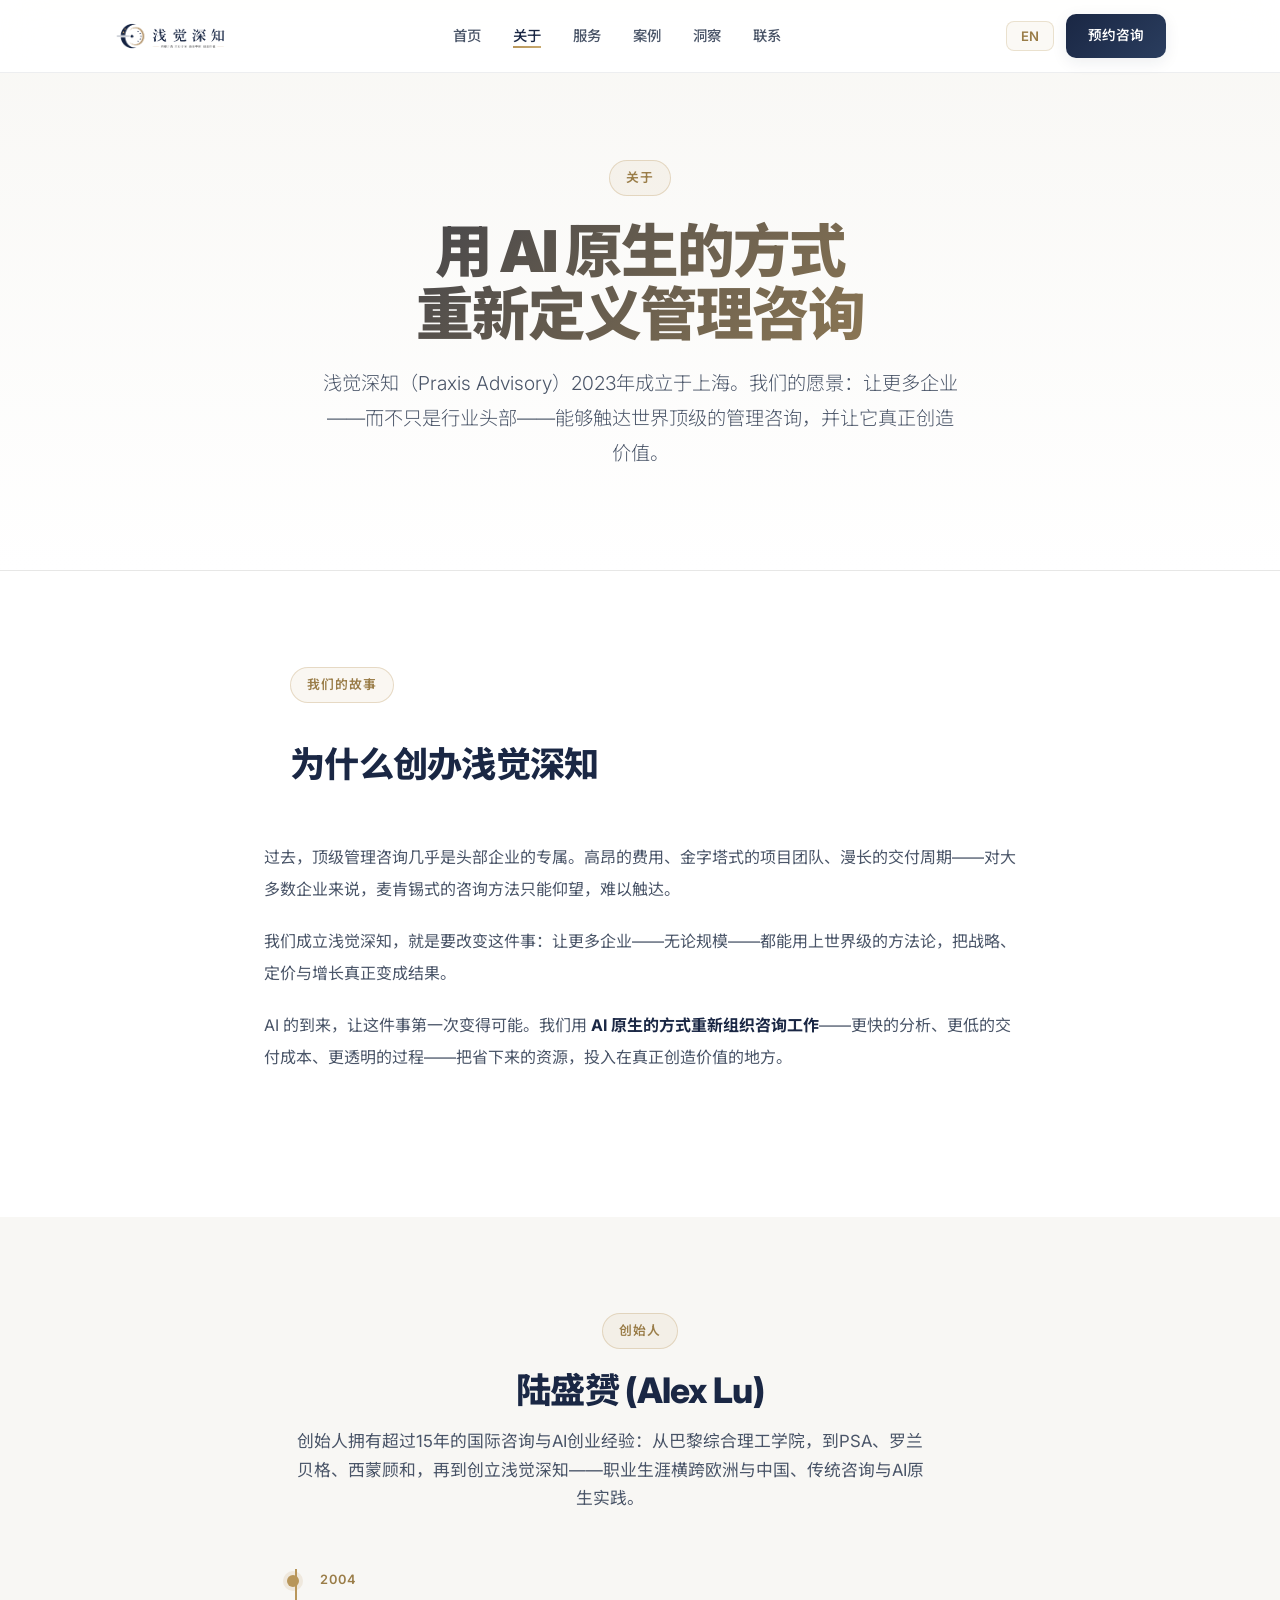
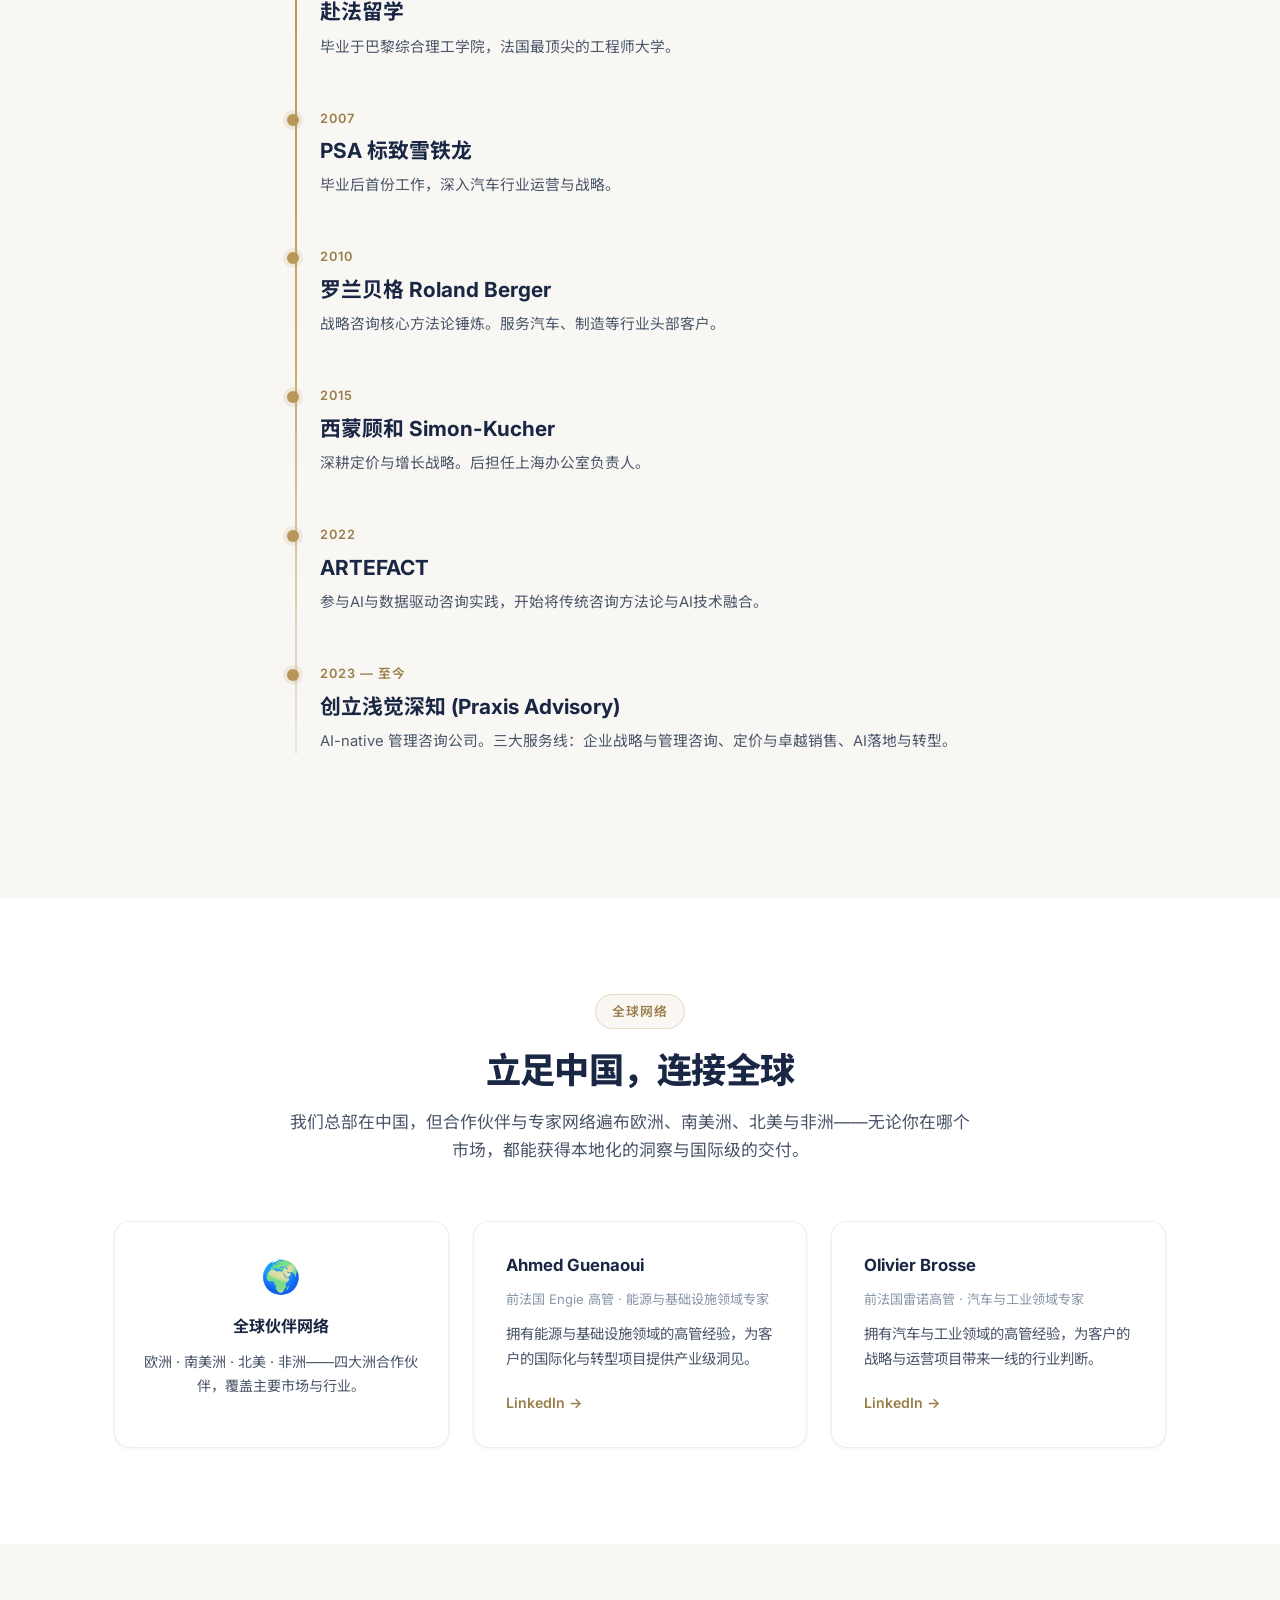
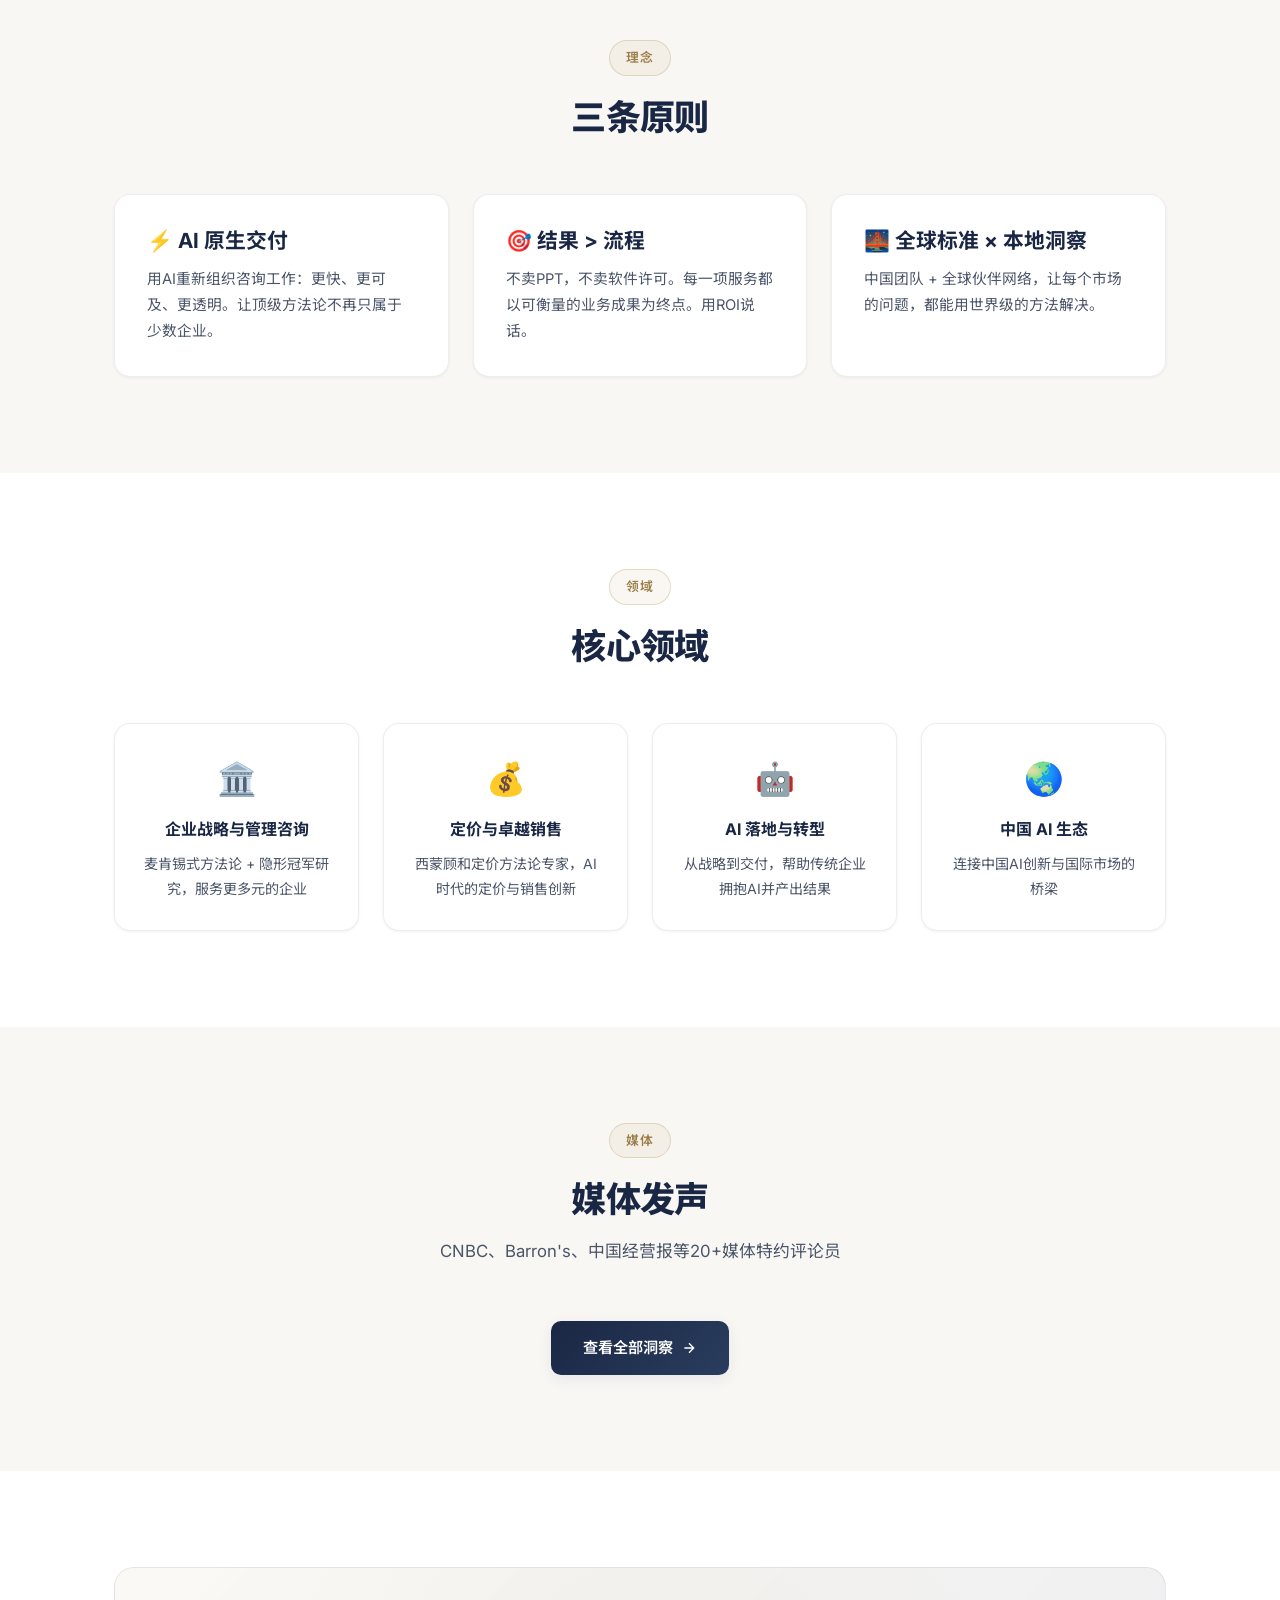
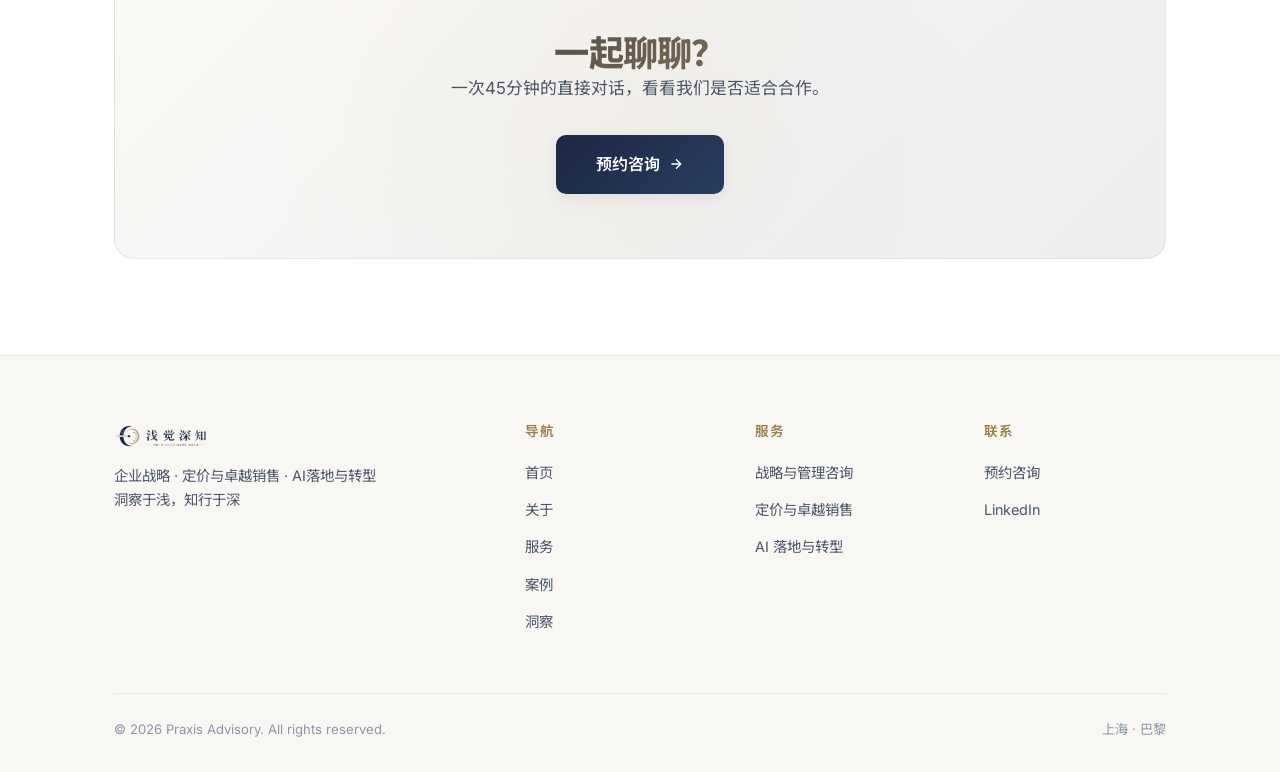
<file: src/about.html>
<!DOCTYPE html>
<html lang="zh-CN">
<head>
<meta charset="UTF-8">
<meta name="viewport" content="width=device-width, initial-scale=1.0">
<title>关于 — Praxis Advisory · 浅觉深知</title>
<meta name="description" content="浅觉深知（Praxis Advisory）2023年成立于上海。愿景：用AI原生的方式让更多企业触达世界顶级管理咨询，真正创造价值。">
<link rel="stylesheet" href="style.css">
<style>
  .expert-card{display:flex;flex-direction:column;height:100%}
  .expert-role{font-size:.82rem;color:var(--muted);margin-bottom:10px}
  .expert-card p{flex:1}
</style>
</head>
<body>

<nav class="nav" id="nav">
  <div class="nav-inner">
    <a href="index.html" class="nav-logo">
      <img src="assets/logo-en.png" alt="Praxis Advisory" style="height:38px;" data-lang="en">
      <img src="assets/logo-cn.png" alt="浅觉深知" style="height:38px;" data-lang="zh">
    </a>
    <ul class="nav-links" id="navLinks">
      <li><a href="index.html"><span data-lang="zh">首页</span><span data-lang="en">Home</span></a></li>
      <li><a href="about.html" class="active"><span data-lang="zh">关于</span><span data-lang="en">About</span></a></li>
      <li><a href="services.html"><span data-lang="zh">服务</span><span data-lang="en">Services</span></a></li>
      <li><a href="cases.html"><span data-lang="zh">案例</span><span data-lang="en">Cases</span></a></li>
      <li><a href="insights.html"><span data-lang="zh">洞察</span><span data-lang="en">Insights</span></a></li>
      <li><a href="contact.html"><span data-lang="zh">联系</span><span data-lang="en">Contact</span></a></li>
    </ul>
    <div class="nav-cta">
      <button class="lang-toggle" onclick="toggleLang()" id="langBtn">EN</button>
      <a href="contact.html" class="btn btn-primary"><span data-lang="zh">预约咨询</span><span data-lang="en">Book a Call</span></a>
    </div>
    <button class="nav-toggle" onclick="document.getElementById('navLinks').classList.toggle('open')">
      <svg viewBox="0 0 24 24" fill="none" stroke="currentColor" stroke-width="2"><path d="M3 12h18M3 6h18M3 18h18"/></svg>
    </button>
  </div>
</nav>

<section class="hero" style="padding-bottom:60px;">
  <div class="badge"><span data-lang="zh">关于</span><span data-lang="en">About</span></div>
  <h1 class="gradient-text" style="margin-top:24px;">
    <span data-lang="zh">用 AI 原生的方式<br>重新定义管理咨询</span>
    <span data-lang="en">Redefining Management Consulting<br>the AI-Native Way</span>
  </h1>
  <p class="subtitle" style="max-width:640px;">
    <span data-lang="zh">浅觉深知（Praxis Advisory）2023年成立于上海。我们的愿景：让更多企业——而不只是行业头部——能够触达世界顶级的管理咨询，并让它真正创造价值。</span>
    <span data-lang="en">Founded in Shanghai in 2023. Our vision: make world-class management consulting accessible to more companies — not just industry leaders — and turn it into real value.</span>
  </p>
</section>

<section class="section-pad">
  <div class="container" style="max-width:800px;">
    <div class="section-header" style="text-align:left;">
      <div class="badge"><span data-lang="zh">我们的故事</span><span data-lang="en">Our Story</span></div>
      <h2 style="margin-top:20px;"><span data-lang="zh">为什么创办浅觉深知</span><span data-lang="en">Why We Founded Praxis Advisory</span></h2>
    </div>
    <div style="font-size:1.05rem; color:var(--text2); line-height:2; margin-bottom:48px;">
      <p style="margin-bottom:20px;">
        <span data-lang="zh">过去，顶级管理咨询几乎是头部企业的专属。高昂的费用、金字塔式的项目团队、漫长的交付周期——对大多数企业来说，麦肯锡式的咨询方法只能仰望，难以触达。</span>
        <span data-lang="en">Top-tier consulting was long reserved for industry leaders. High fees, pyramid-shaped teams, long delivery cycles — for most companies, McKinsey-style methods were something to admire, not to access.</span>
      </p>
      <p style="margin-bottom:20px;">
        <span data-lang="zh">我们成立浅觉深知，就是要改变这件事：让更多企业——无论规模——都能用上世界级的方法论，把战略、定价与增长真正变成结果。</span>
        <span data-lang="en">We founded Praxis Advisory to change that: to put world-class methodology within reach of more companies, whatever their size — and turn strategy, pricing and growth into real outcomes.</span>
      </p>
      <p>
        <span data-lang="zh">AI 的到来，让这件事第一次变得可能。我们用 <strong style="color:var(--navy);">AI 原生的方式重新组织咨询工作</strong>——更快的分析、更低的交付成本、更透明的过程——把省下来的资源，投入在真正创造价值的地方。</span>
        <span data-lang="en">AI made this possible for the first time. We organize consulting the <strong style="color:var(--navy);">AI-native way</strong> — faster analysis, lower delivery cost, more transparent process — reinvesting what we save into what actually creates value.</span>
      </p>
    </div>
  </div>
</section>

<section class="section-pad" style="background:var(--bg2);">
  <div class="container">
    <div class="section-header">
      <div class="badge"><span data-lang="zh">创始人</span><span data-lang="en">Founder</span></div>
      <h2><span data-lang="zh">陆盛赟 (Alex Lu)</span><span data-lang="en">Alex Lu</span></h2>
      <p style="max-width:640px;">
        <span data-lang="zh">创始人拥有超过15年的国际咨询与AI创业经验：从巴黎综合理工学院，到PSA、罗兰贝格、西蒙顾和，再到创立浅觉深知——职业生涯横跨欧洲与中国、传统咨询与AI原生实践。</span>
        <span data-lang="en">Our founder brings 15+ years across international consulting and AI entrepreneurship: from École Polytechnique, through PSA, Roland Berger and Simon-Kucher, to founding Praxis Advisory — a career spanning Europe and China, traditional consulting and AI-native practice.</span>
      </p>
    </div>
    <div class="timeline" style="max-width:720px;margin-left:auto;margin-right:auto;">
      <div class="timeline-item">
        <div class="timeline-year">2004</div>
        <h3><span data-lang="zh">赴法留学</span><span data-lang="en">France · École Polytechnique</span></h3>
        <p><span data-lang="zh">毕业于巴黎综合理工学院，法国最顶尖的工程师大学。</span><span data-lang="en">Graduated from École Polytechnique, France's most elite engineering institution.</span></p>
      </div>
      <div class="timeline-item">
        <div class="timeline-year">2007</div>
        <h3>PSA <span data-lang="zh">标致雪铁龙</span><span data-lang="en">Peugeot-Citroën</span></h3>
        <p><span data-lang="zh">毕业后首份工作，深入汽车行业运营与战略。</span><span data-lang="en">First role after graduation — deep dive into automotive operations and strategy.</span></p>
      </div>
      <div class="timeline-item">
        <div class="timeline-year">2010</div>
        <h3><span data-lang="zh">罗兰贝格</span> Roland Berger</h3>
        <p><span data-lang="zh">战略咨询核心方法论锤炼。服务汽车、制造等行业头部客户。</span><span data-lang="en">Core strategic consulting methodology. Served leading clients in automotive and manufacturing.</span></p>
      </div>
      <div class="timeline-item">
        <div class="timeline-year">2015</div>
        <h3><span data-lang="zh">西蒙顾和</span> Simon-Kucher</h3>
        <p><span data-lang="zh">深耕定价与增长战略。后担任上海办公室负责人。</span><span data-lang="en">Pricing and growth strategy specialist. Later led the Shanghai office.</span></p>
      </div>
      <div class="timeline-item">
        <div class="timeline-year">2022</div>
        <h3>ARTEFACT</h3>
        <p><span data-lang="zh">参与AI与数据驱动咨询实践，开始将传统咨询方法论与AI技术融合。</span><span data-lang="en">AI and data-driven consulting practice. Began fusing traditional consulting methodology with AI technology.</span></p>
      </div>
      <div class="timeline-item">
        <div class="timeline-year"><span data-lang="zh">2023 — 至今</span><span data-lang="en">2023 — Present</span></div>
        <h3><span data-lang="zh">创立浅觉深知 (Praxis Advisory)</span><span data-lang="en">Founded Praxis Advisory</span></h3>
        <p><span data-lang="zh">AI-native 管理咨询公司。三大服务线：企业战略与管理咨询、定价与卓越销售、AI落地与转型。</span><span data-lang="en">AI-native management consulting. Three service lines: Enterprise Strategy, Pricing &amp; Sales Excellence, AI Implementation &amp; Transformation.</span></p>
      </div>
    </div>
  </div>
</section>

<section class="section-pad">
  <div class="container">
    <div class="section-header">
      <div class="badge"><span data-lang="zh">全球网络</span><span data-lang="en">Global Network</span></div>
      <h2><span data-lang="zh">立足中国，连接全球</span><span data-lang="en">Based in China. Connected Worldwide.</span></h2>
      <p style="max-width:680px;">
        <span data-lang="zh">我们总部在中国，但合作伙伴与专家网络遍布欧洲、南美洲、北美与非洲——无论你在哪个市场，都能获得本地化的洞察与国际级的交付。</span>
        <span data-lang="en">Headquartered in China, our partners and expert network span Europe, South America, North America and Africa — local insight, international delivery, wherever you are.</span>
      </p>
    </div>
    <div class="card-grid" style="grid-template-columns:repeat(auto-fit,minmax(260px,1fr));">
      <div class="card" style="text-align:center;padding:28px;">
        <div style="font-size:2rem;margin-bottom:12px;">🌍</div>
        <h3 style="font-size:1rem;"><span data-lang="zh">全球伙伴网络</span><span data-lang="en">Global Partner Network</span></h3>
        <p style="font-size:.88rem;"><span data-lang="zh">欧洲 · 南美洲 · 北美 · 非洲——四大洲合作伙伴，覆盖主要市场与行业。</span><span data-lang="en">Europe · South America · North America · Africa — partners across four continents and key industries.</span></p>
      </div>
      <div class="card expert-card">
        <h3 style="font-size:1.05rem;">Ahmed Guenaoui</h3>
        <div class="expert-role"><span data-lang="zh">前法国 Engie 高管 · 能源与基础设施领域专家</span><span data-lang="en">Former Engie executive · Energy &amp; Infrastructure</span></div>
        <p style="font-size:.9rem;"><span data-lang="zh">拥有能源与基础设施领域的高管经验，为客户的国际化与转型项目提供产业级洞见。</span><span data-lang="en">C-suite experience in energy and infrastructure, bringing industry-grade insight to internationalization and transformation projects.</span></p>
        <a class="card-link" href="https://www.linkedin.com/in/ahmed-guenaoui-aa44b14a/" target="_blank">LinkedIn →</a>
      </div>
      <div class="card expert-card">
        <h3 style="font-size:1.05rem;">Olivier Brosse</h3>
        <div class="expert-role"><span data-lang="zh">前法国雷诺高管 · 汽车与工业领域专家</span><span data-lang="en">Former Renault executive · Automotive &amp; Industrial</span></div>
        <p style="font-size:.9rem;"><span data-lang="zh">拥有汽车与工业领域的高管经验，为客户的战略与运营项目带来一线的行业判断。</span><span data-lang="en">C-suite experience in automotive and industrial sectors, bringing frontline industry judgment to strategy and operations projects.</span></p>
        <a class="card-link" href="https://www.linkedin.com/in/olivier-brosse-b95891202/" target="_blank">LinkedIn →</a>
      </div>
    </div>
  </div>
</section>

<section class="section-pad" style="background:var(--bg2);">
  <div class="container">
    <div class="section-header">
      <div class="badge"><span data-lang="zh">理念</span><span data-lang="en">Philosophy</span></div>
      <h2><span data-lang="zh">三条原则</span><span data-lang="en">Three Principles</span></h2>
    </div>
    <div class="card-grid" style="grid-template-columns:repeat(auto-fit,minmax(300px,1fr));">
      <div class="card">
        <h3>⚡ <span data-lang="zh">AI 原生交付</span><span data-lang="en">AI-Native Delivery</span></h3>
        <p><span data-lang="zh">用AI重新组织咨询工作：更快、更可及、更透明。让顶级方法论不再只属于少数企业。</span><span data-lang="en">We re-engineer consulting with AI — faster, more accessible, more transparent. World-class methodology, no longer reserved for the few.</span></p>
      </div>
      <div class="card">
        <h3>🎯 <span data-lang="zh">结果 > 流程</span><span data-lang="en">Outcomes &gt; Process</span></h3>
        <p><span data-lang="zh">不卖PPT，不卖软件许可。每一项服务都以可衡量的业务成果为终点。用ROI说话。</span><span data-lang="en">No decks. No licenses. Every engagement ends with measurable business results. ROI speaks.</span></p>
      </div>
      <div class="card">
        <h3>🌉 <span data-lang="zh">全球标准 × 本地洞察</span><span data-lang="en">Global Standards × Local Insight</span></h3>
        <p><span data-lang="zh">中国团队 + 全球伙伴网络，让每个市场的问题，都能用世界级的方法解决。</span><span data-lang="en">A China-based team plus a global partner network — so problems in any market get solved with world-class methods.</span></p>
      </div>
    </div>
  </div>
</section>

<section class="section-pad">
  <div class="container">
    <div class="section-header">
      <div class="badge"><span data-lang="zh">领域</span><span data-lang="en">Expertise</span></div>
      <h2><span data-lang="zh">核心领域</span><span data-lang="en">Core Domains</span></h2>
    </div>
    <div class="card-grid" style="grid-template-columns:repeat(auto-fit,minmax(240px,1fr));">
      <div class="card" style="text-align:center;padding:28px;">
        <div style="font-size:2rem;margin-bottom:12px;">🏛️</div>
        <h3 style="font-size:1rem;"><span data-lang="zh">企业战略与管理咨询</span><span data-lang="en">Strategy &amp; Management</span></h3>
        <p style="font-size:.88rem;"><span data-lang="zh">麦肯锡式方法论 + 隐形冠军研究，服务更多元的企业</span><span data-lang="en">McKinsey-grade methodology + hidden-champion research, for a broader set of companies</span></p>
      </div>
      <div class="card" style="text-align:center;padding:28px;">
        <div style="font-size:2rem;margin-bottom:12px;">💰</div>
        <h3 style="font-size:1rem;"><span data-lang="zh">定价与卓越销售</span><span data-lang="en">Pricing &amp; Sales Excellence</span></h3>
        <p style="font-size:.88rem;"><span data-lang="zh">西蒙顾和定价方法论专家，AI时代的定价与销售创新</span><span data-lang="en">Simon-Kucher pricing methodology, AI-era pricing and sales innovation</span></p>
      </div>
      <div class="card" style="text-align:center;padding:28px;">
        <div style="font-size:2rem;margin-bottom:12px;">🤖</div>
        <h3 style="font-size:1rem;"><span data-lang="zh">AI 落地与转型</span><span data-lang="en">AI Implementation</span></h3>
        <p style="font-size:.88rem;"><span data-lang="zh">从战略到交付，帮助传统企业拥抱AI并产出结果</span><span data-lang="en">Strategy to delivery — helping enterprises adopt AI and produce results</span></p>
      </div>
      <div class="card" style="text-align:center;padding:28px;">
        <div style="font-size:2rem;margin-bottom:12px;">🌏</div>
        <h3 style="font-size:1rem;"><span data-lang="zh">中国 AI 生态</span><span data-lang="en">China AI Ecosystem</span></h3>
        <p style="font-size:.88rem;"><span data-lang="zh">连接中国AI创新与国际市场的桥梁</span><span data-lang="en">Bridging Chinese AI innovation with global markets</span></p>
      </div>
    </div>
  </div>
</section>

<section class="section-pad" style="background:var(--bg2);">
  <div class="container">
    <div class="section-header">
      <div class="badge"><span data-lang="zh">媒体</span><span data-lang="en">Media</span></div>
      <h2><span data-lang="zh">媒体发声</span><span data-lang="en">Media Presence</span></h2>
      <p><span data-lang="zh">CNBC、Barron's、中国经营报等20+媒体特约评论员</span><span data-lang="en">Featured in CNBC, Barron's, SCMP, and 20+ publications</span></p>
    </div>
    <div style="text-align:center;">
      <a href="insights.html" class="btn btn-primary">
        <span data-lang="zh">查看全部洞察</span><span data-lang="en">View All Insights</span>
        <svg viewBox="0 0 24 24" fill="none" stroke="currentColor" stroke-width="2"><path d="M5 12h14M12 5l7 7-7 7"/></svg>
      </a>
    </div>
  </div>
</section>

<section class="section-pad">
  <div class="container">
    <div class="cta-banner" style="background:linear-gradient(135deg,rgba(184,150,90,0.06),rgba(26,39,68,0.08));border:1px solid var(--border);border-radius:20px;padding:64px;text-align:center;position:relative;overflow:hidden;">
      <div style="position:absolute;inset:0;background:radial-gradient(circle at 50% 50%,rgba(184,150,90,0.06),transparent 70%);"></div>
      <h2 class="gradient-text" style="position:relative;"><span data-lang="zh">一起聊聊？</span><span data-lang="en">Let's Talk?</span></h2>
      <p style="color:var(--text2);font-size:1.05rem;position:relative;margin-bottom:32px;"><span data-lang="zh">一次45分钟的直接对话，看看我们是否适合合作。</span><span data-lang="en">A 45-minute direct conversation to see if we're the right fit.</span></p>
      <a href="contact.html" class="btn btn-primary" style="position:relative;font-size:1rem;padding:16px 40px;">
        <span data-lang="zh">预约咨询</span><span data-lang="en">Book a Call</span>
        <svg viewBox="0 0 24 24" fill="none" stroke="currentColor" stroke-width="2"><path d="M5 12h14M12 5l7 7-7 7"/></svg>
      </a>
    </div>
  </div>
</section>

<footer class="footer">
  <div class="container">
    <div class="footer-grid">
      <div class="footer-brand">
        <a href="index.html" class="nav-logo" style="margin-bottom:8px;">
          <img src="assets/logo-en.png" alt="Praxis Advisory" style="height:32px;" data-lang="en">
          <img src="assets/logo-cn.png" alt="浅觉深知" style="height:32px;" data-lang="zh">
        </a>
        <p><span data-lang="zh">企业战略 · 定价与卓越销售 · AI落地与转型</span><span data-lang="en">Enterprise Strategy · Pricing &amp; Sales Excellence · AI Transformation</span><br>洞察于浅，知行于深</p>
      </div>
      <div>
        <h4><span data-lang="zh">导航</span><span data-lang="en">Navigation</span></h4>
        <ul>
          <li><a href="index.html"><span data-lang="zh">首页</span><span data-lang="en">Home</span></a></li>
          <li><a href="about.html"><span data-lang="zh">关于</span><span data-lang="en">About</span></a></li>
          <li><a href="services.html"><span data-lang="zh">服务</span><span data-lang="en">Services</span></a></li>
          <li><a href="cases.html"><span data-lang="zh">案例</span><span data-lang="en">Cases</span></a></li>
          <li><a href="insights.html"><span data-lang="zh">洞察</span><span data-lang="en">Insights</span></a></li>
        </ul>
      </div>
      <div>
        <h4><span data-lang="zh">服务</span><span data-lang="en">Services</span></h4>
        <ul>
          <li><a href="services.html#strategy"><span data-lang="zh">战略与管理咨询</span><span data-lang="en">Strategy &amp; Mgmt</span></a></li>
          <li><a href="services.html#pricing"><span data-lang="zh">定价与卓越销售</span><span data-lang="en">Pricing &amp; Sales</span></a></li>
          <li><a href="services.html#ai"><span data-lang="zh">AI 落地与转型</span><span data-lang="en">AI Transformation</span></a></li>
        </ul>
      </div>
      <div>
        <h4><span data-lang="zh">联系</span><span data-lang="en">Contact</span></h4>
        <ul>
          <li><a href="contact.html"><span data-lang="zh">预约咨询</span><span data-lang="en">Book a Call</span></a></li>
          <li><a href="https://www.linkedin.com/in/alexandre-lu/" target="_blank">LinkedIn</a></li>
        </ul>
      </div>
    </div>
    <div class="footer-bottom">
      <span>© 2026 Praxis Advisory. All rights reserved.</span>
      <span><span data-lang="zh">上海 · 巴黎</span><span data-lang="en">Shanghai · Paris</span></span>
    </div>
  </div>
</footer>

<script>
window.addEventListener('scroll',()=>{
  document.getElementById('nav').classList.toggle('scrolled',window.scrollY>40);
});
let currentLang='zh';
function toggleLang(){
  currentLang=currentLang==='zh'?'en':'zh';
  document.body.classList.toggle('lang-en',currentLang==='en');
  document.getElementById('langBtn').textContent=currentLang==='zh'?'EN':'中';
  document.documentElement.lang=currentLang==='zh'?'zh-CN':'en';
}
</script>
</body></html>
</file>
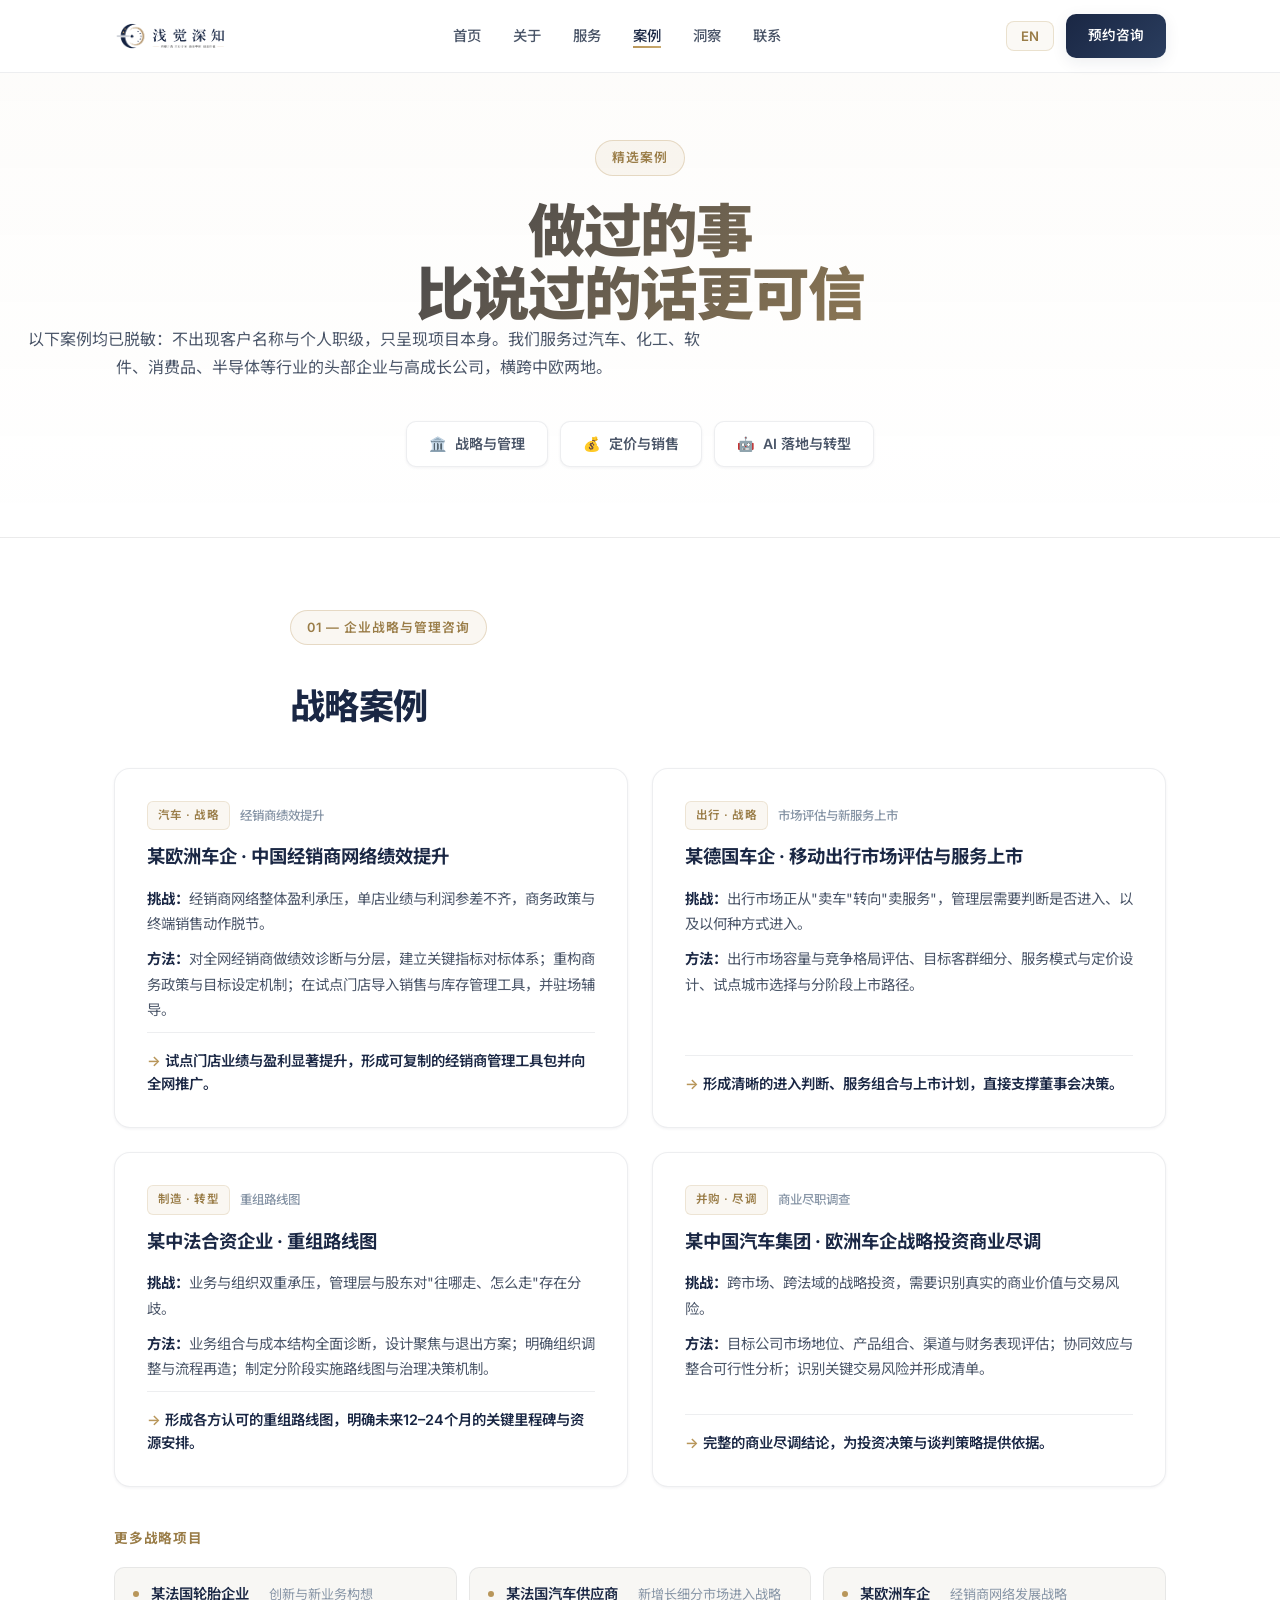
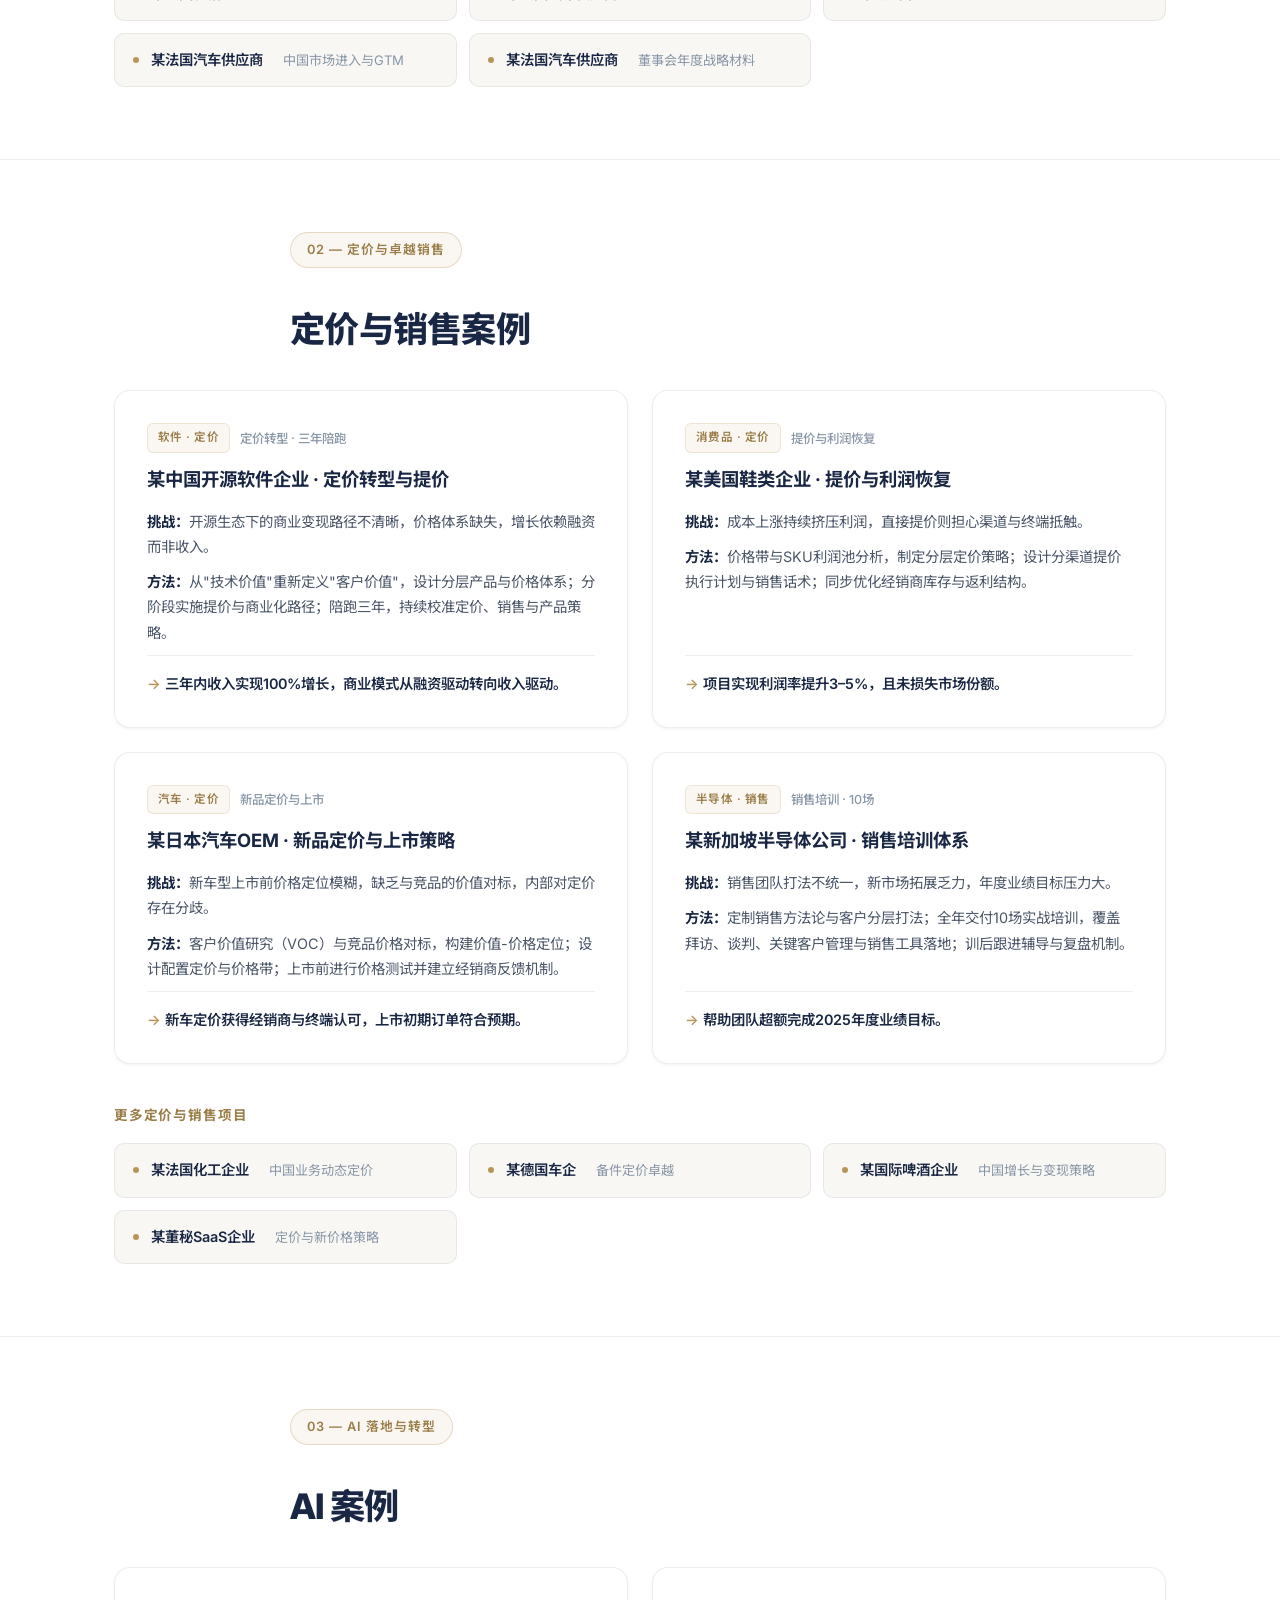
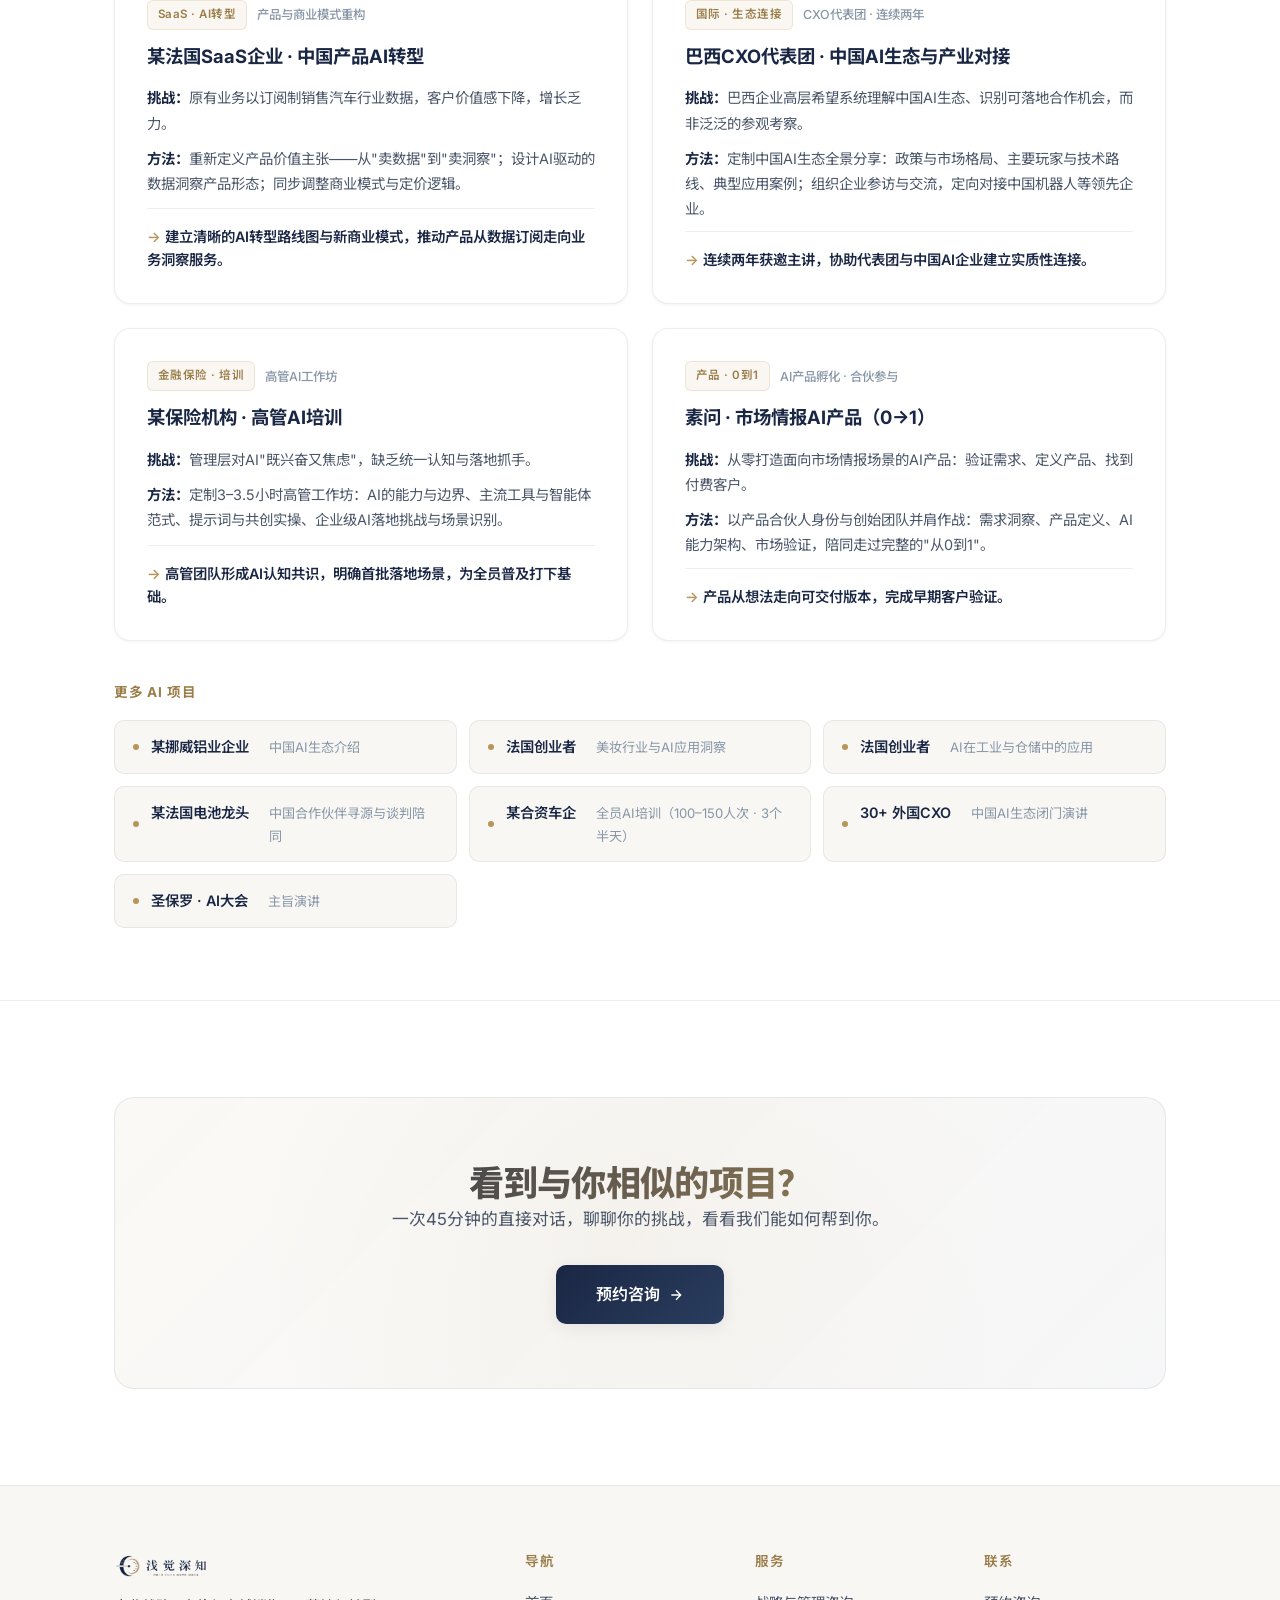
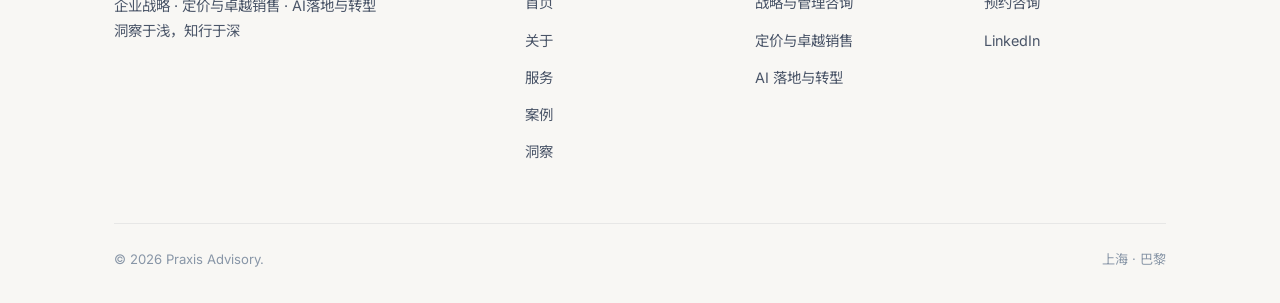
<file: src/cases.html>
<!DOCTYPE html>
<html lang="zh-CN">
<head>
<meta charset="UTF-8">
<meta name="viewport" content="width=device-width, initial-scale=1.0">
<title>案例 — 战略 · 定价 · AI | Praxis Advisory</title>
<meta name="description" content="Praxis Advisory 精选案例：企业战略与管理咨询、定价与卓越销售、AI落地与转型。全部案例脱敏呈现。">
<link rel="stylesheet" href="style.css">
<style>
  .cases-hero{padding:140px 24px 70px;text-align:center;position:relative;z-index:1;border-bottom:1px solid var(--border);background:linear-gradient(180deg,rgba(184,150,90,0.03) 0%,transparent 100%)}
  .pillar-nav{display:flex;gap:12px;justify-content:center;flex-wrap:wrap;margin-top:40px;position:relative;z-index:1}
  .pillar-nav a{display:inline-flex;align-items:center;gap:8px;padding:10px 22px;border-radius:10px;border:1px solid var(--border);background:var(--card);color:var(--text2);text-decoration:none;font-size:.88rem;font-weight:600;transition:all .25s;box-shadow:var(--shadow-sm)}
  .pillar-nav a:hover{border-color:var(--gold);color:var(--gold-dark);transform:translateY(-2px)}
  .case-section{padding:72px 0;border-bottom:1px solid var(--border)}
  .case-section:last-of-type{border-bottom:none}
  .case-grid{display:grid;grid-template-columns:repeat(auto-fit,minmax(340px,1fr));gap:24px;margin-top:40px}
  .case-card{background:var(--card);border:1px solid var(--border);border-radius:16px;padding:32px;box-shadow:var(--shadow-sm);transition:all .3s ease;display:flex;flex-direction:column}
  .case-card:hover{border-color:var(--border-hover);transform:translateY(-3px);box-shadow:var(--shadow-md)}
  .case-top{display:flex;align-items:center;gap:10px;flex-wrap:wrap;margin-bottom:14px}
  .case-tag{font-size:.72rem;padding:4px 10px;border-radius:6px;font-weight:600;letter-spacing:.04em;background:rgba(184,150,90,0.08);color:var(--gold-dark);border:1px solid rgba(184,150,90,0.2)}
  .case-type{font-size:.78rem;color:var(--muted);font-weight:500}
  .case-card h3{font-size:1.15rem;color:var(--navy);margin-bottom:16px;line-height:1.4}
  .case-card p{font-size:.9rem;line-height:1.75;margin-bottom:10px}
  .case-card p strong{color:var(--navy)}
  .case-result{margin-top:auto;padding-top:16px;border-top:1px solid var(--border);font-size:.9rem;color:var(--navy);font-weight:600;line-height:1.6}
  .case-result::before{content:'→ ';color:var(--gold)}
  .case-more{margin-top:40px}
  .case-more h4{font-size:.85rem;font-weight:700;color:var(--gold-dark);text-transform:uppercase;letter-spacing:.06em;margin-bottom:16px}
  .more-grid{display:grid;grid-template-columns:repeat(auto-fit,minmax(260px,1fr));gap:12px}
  .more-item{display:flex;gap:12px;align-items:baseline;background:var(--bg2);border:1px solid var(--border);border-radius:10px;padding:14px 18px}
  .more-item .dot{width:6px;height:6px;border-radius:50%;background:var(--gold);flex-shrink:0;align-self:center}
  .more-item .t{font-size:.9rem;font-weight:600;color:var(--navy);margin-right:8px;white-space:nowrap}
  .more-item .d{font-size:.82rem;color:var(--muted)}
  @media(max-width:640px){.more-item{flex-direction:column;gap:2px;align-items:flex-start}.more-item .t{white-space:normal}}
</style>
</head>
<body>
<nav class="nav" id="nav"><div class="nav-inner">
  <a href="index.html" class="nav-logo"><img src="assets/logo-en.png" alt="Praxis Advisory" style="height:38px;" data-lang="en"><img src="assets/logo-cn.png" alt="浅觉深知" style="height:38px;" data-lang="zh"></a>
  <ul class="nav-links" id="navLinks">
    <li><a href="index.html"><span data-lang="zh">首页</span><span data-lang="en">Home</span></a></li>
    <li><a href="about.html"><span data-lang="zh">关于</span><span data-lang="en">About</span></a></li>
    <li><a href="services.html"><span data-lang="zh">服务</span><span data-lang="en">Services</span></a></li>
    <li><a href="cases.html" class="active"><span data-lang="zh">案例</span><span data-lang="en">Cases</span></a></li>
    <li><a href="insights.html"><span data-lang="zh">洞察</span><span data-lang="en">Insights</span></a></li>
    <li><a href="contact.html"><span data-lang="zh">联系</span><span data-lang="en">Contact</span></a></li>
  </ul>
  <div class="nav-cta"><button class="lang-toggle" onclick="toggleLang()" id="langBtn">EN</button><a href="contact.html" class="btn btn-primary"><span data-lang="zh">预约咨询</span><span data-lang="en">Book a Call</span></a></div>
  <button class="nav-toggle" onclick="document.getElementById('navLinks').classList.toggle('open')"><svg viewBox="0 0 24 24" fill="none" stroke="currentColor" stroke-width="2"><path d="M3 12h18M3 6h18M3 18h18"/></svg></button>
</div></nav>

<section class="cases-hero">
  <div class="badge"><span data-lang="zh">精选案例</span><span data-lang="en">Selected Cases</span></div>
  <h1 class="gradient-text" style="margin-top:24px;"><span data-lang="zh">做过的事<br>比说过的话更可信</span><span data-lang="en">What We've Done<br>Speaks Louder</span></h1>
  <p class="subtitle" style="max-width:680px;"><span data-lang="zh">以下案例均已脱敏：不出现客户名称与个人职级，只呈现项目本身。我们服务过汽车、化工、软件、消费品、半导体等行业的头部企业与高成长公司，横跨中欧两地。</span><span data-lang="en">All cases are anonymized — no client names, no titles, only the work. We've served industry leaders and high-growth companies across automotive, chemicals, software, consumer goods and semiconductors, in both China and Europe.</span></p>
  <div class="pillar-nav">
    <a href="#strategy">🏛️ <span data-lang="zh">战略与管理</span><span data-lang="en">Strategy &amp; Mgmt</span></a>
    <a href="#pricing">💰 <span data-lang="zh">定价与销售</span><span data-lang="en">Pricing &amp; Sales</span></a>
    <a href="#ai">🤖 <span data-lang="zh">AI 落地与转型</span><span data-lang="en">AI Transformation</span></a>
  </div>
</section>

<!-- ============ 战略与管理咨询案例 ============ -->
<section class="case-section" id="strategy"><div class="container">
  <div class="section-header" style="text-align:left;margin-bottom:0;">
    <div class="badge">01 — <span data-lang="zh">企业战略与管理咨询</span><span data-lang="en">Strategy &amp; Management Consulting</span></div>
    <h2 style="margin-top:20px;"><span data-lang="zh">战略案例</span><span data-lang="en">Strategy Cases</span></h2>
  </div>
  <div class="case-grid">
    <div class="case-card">
      <div class="case-top"><span class="case-tag"><span data-lang="zh">汽车 · 战略</span><span data-lang="en">Auto · Strategy</span></span><span class="case-type"><span data-lang="zh">经销商绩效提升</span><span data-lang="en">Dealer Performance</span></span></div>
      <h3><span data-lang="zh">某欧洲车企 · 中国经销商网络绩效提升</span><span data-lang="en">European OEM · Dealer Network Performance in China</span></h3>
      <p><span data-lang="zh"><strong>挑战：</strong>经销商网络整体盈利承压，单店业绩与利润参差不齐，商务政策与终端销售动作脱节。</span><span data-lang="en"><strong>Challenge:</strong> A dealer network under margin pressure, with wide performance gaps across stores and weak links between commercial policy and frontline execution.</span></p>
      <p><span data-lang="zh"><strong>方法：</strong>对全网经销商做绩效诊断与分层，建立关键指标对标体系；重构商务政策与目标设定机制；在试点门店导入销售与库存管理工具，并驻场辅导。</span><span data-lang="en"><strong>Approach:</strong> Performance diagnosis and segmentation across the network, a KPI benchmarking system, redesigned commercial policies, and on-site coaching with sales and inventory tools at pilot stores.</span></p>
      <div class="case-result"><span data-lang="zh">试点门店业绩与盈利显著提升，形成可复制的经销商管理工具包并向全网推广。</span><span data-lang="en">Pilot stores delivered significant gains in sales and profitability; the resulting dealer-management toolkit was rolled out network-wide.</span></div>
    </div>
    <div class="case-card">
      <div class="case-top"><span class="case-tag"><span data-lang="zh">出行 · 战略</span><span data-lang="en">Mobility · Strategy</span></span><span class="case-type"><span data-lang="zh">市场评估与新服务上市</span><span data-lang="en">Market Assessment &amp; Launch</span></span></div>
      <h3><span data-lang="zh">某德国车企 · 移动出行市场评估与服务上市</span><span data-lang="en">German OEM · Mobility Market Assessment &amp; Service Launch</span></h3>
      <p><span data-lang="zh"><strong>挑战：</strong>出行市场正从"卖车"转向"卖服务"，管理层需要判断是否进入、以及以何种方式进入。</span><span data-lang="en"><strong>Challenge:</strong> With mobility shifting from selling cars to selling services, leadership needed a clear go/no-go and entry model.</span></p>
      <p><span data-lang="zh"><strong>方法：</strong>出行市场容量与竞争格局评估、目标客群细分、服务模式与定价设计、试点城市选择与分阶段上市路径。</span><span data-lang="en"><strong>Approach:</strong> Market sizing and competitive mapping, customer segmentation, service-model and pricing design, pilot-city selection, and a phased launch roadmap.</span></p>
      <div class="case-result"><span data-lang="zh">形成清晰的进入判断、服务组合与上市计划，直接支撑董事会决策。</span><span data-lang="en">Delivered a clear entry decision, service portfolio and launch plan that directly informed board-level decisions.</span></div>
    </div>
    <div class="case-card">
      <div class="case-top"><span class="case-tag"><span data-lang="zh">制造 · 转型</span><span data-lang="en">Industrial · Transformation</span></span><span class="case-type"><span data-lang="zh">重组路线图</span><span data-lang="en">Restructuring Roadmap</span></span></div>
      <h3><span data-lang="zh">某中法合资企业 · 重组路线图</span><span data-lang="en">Sino-French JV · Restructuring Roadmap</span></h3>
      <p><span data-lang="zh"><strong>挑战：</strong>业务与组织双重承压，管理层与股东对"往哪走、怎么走"存在分歧。</span><span data-lang="en"><strong>Challenge:</strong> Pressure on both business and organization, with management and shareholders divided on direction and pace.</span></p>
      <p><span data-lang="zh"><strong>方法：</strong>业务组合与成本结构全面诊断，设计聚焦与退出方案；明确组织调整与流程再造；制定分阶段实施路线图与治理决策机制。</span><span data-lang="en"><strong>Approach:</strong> Full diagnostic of portfolio and cost structure, focus and exit options, organizational and process redesign, and a phased roadmap with clear governance.</span></p>
      <div class="case-result"><span data-lang="zh">形成各方认可的重组路线图，明确未来12–24个月的关键里程碑与资源安排。</span><span data-lang="en">A restructuring roadmap endorsed by all parties, with milestones and resource plans for the next 12–24 months.</span></div>
    </div>
    <div class="case-card">
      <div class="case-top"><span class="case-tag"><span data-lang="zh">并购 · 尽调</span><span data-lang="en">M&amp;A · Due Diligence</span></span><span class="case-type"><span data-lang="zh">商业尽职调查</span><span data-lang="en">Commercial Due Diligence</span></span></div>
      <h3><span data-lang="zh">某中国汽车集团 · 欧洲车企战略投资商业尽调</span><span data-lang="en">Chinese Auto Group · Cross-border Investment Due Diligence</span></h3>
      <p><span data-lang="zh"><strong>挑战：</strong>跨市场、跨法域的战略投资，需要识别真实的商业价值与交易风险。</span><span data-lang="en"><strong>Challenge:</strong> A cross-border strategic investment requiring an objective read of commercial value and deal risk.</span></p>
      <p><span data-lang="zh"><strong>方法：</strong>目标公司市场地位、产品组合、渠道与财务表现评估；协同效应与整合可行性分析；识别关键交易风险并形成清单。</span><span data-lang="en"><strong>Approach:</strong> Assessment of market position, product portfolio, channels and financials; synergy and integration feasibility; and a prioritized risk list.</span></p>
      <div class="case-result"><span data-lang="zh">完整的商业尽调结论，为投资决策与谈判策略提供依据。</span><span data-lang="en">A complete commercial due-diligence conclusion informing the investment decision and negotiation strategy.</span></div>
    </div>
  </div>
  <div class="case-more">
    <h4><span data-lang="zh">更多战略项目</span><span data-lang="en">More Strategy Engagements</span></h4>
    <div class="more-grid">
      <div class="more-item"><span class="dot"></span><span class="t"><span data-lang="zh">某法国轮胎企业</span><span data-lang="en">French tire maker</span></span><span class="d"><span data-lang="zh">创新与新业务构想</span><span data-lang="en">Innovation &amp; new business ideation</span></span></div>
      <div class="more-item"><span class="dot"></span><span class="t"><span data-lang="zh">某法国汽车供应商</span><span data-lang="en">French auto supplier</span></span><span class="d"><span data-lang="zh">新增长细分市场进入战略</span><span data-lang="en">GTM for a new growth segment</span></span></div>
      <div class="more-item"><span class="dot"></span><span class="t"><span data-lang="zh">某欧洲车企</span><span data-lang="en">European OEM</span></span><span class="d"><span data-lang="zh">经销商网络发展战略</span><span data-lang="en">Dealer network development</span></span></div>
      <div class="more-item"><span class="dot"></span><span class="t"><span data-lang="zh">某法国汽车供应商</span><span data-lang="en">French auto supplier</span></span><span class="d"><span data-lang="zh">中国市场进入与GTM</span><span data-lang="en">China market entry &amp; GTM</span></span></div>
      <div class="more-item"><span class="dot"></span><span class="t"><span data-lang="zh">某法国汽车供应商</span><span data-lang="en">French auto supplier</span></span><span class="d"><span data-lang="zh">董事会年度战略材料</span><span data-lang="en">Annual board strategy materials</span></span></div>
    </div>
  </div>
</div></section>

<!-- ============ 定价与卓越销售案例 ============ -->
<section class="case-section" id="pricing"><div class="container">
  <div class="section-header" style="text-align:left;margin-bottom:0;">
    <div class="badge">02 — <span data-lang="zh">定价与卓越销售</span><span data-lang="en">Pricing &amp; Sales Excellence</span></div>
    <h2 style="margin-top:20px;"><span data-lang="zh">定价与销售案例</span><span data-lang="en">Pricing &amp; Sales Cases</span></h2>
  </div>
  <div class="case-grid">
    <div class="case-card">
      <div class="case-top"><span class="case-tag"><span data-lang="zh">软件 · 定价</span><span data-lang="en">Software · Pricing</span></span><span class="case-type"><span data-lang="zh">定价转型 · 三年陪跑</span><span data-lang="en">Pricing Transformation · 3-Year Co-pilot</span></span></div>
      <h3><span data-lang="zh">某中国开源软件企业 · 定价转型与提价</span><span data-lang="en">Chinese Open-Source Firm · Pricing Transformation &amp; Price Increase</span></h3>
      <p><span data-lang="zh"><strong>挑战：</strong>开源生态下的商业变现路径不清晰，价格体系缺失，增长依赖融资而非收入。</span><span data-lang="en"><strong>Challenge:</strong> An unclear monetization path in an open-source ecosystem, no price architecture, and growth funded by capital rather than revenue.</span></p>
      <p><span data-lang="zh"><strong>方法：</strong>从"技术价值"重新定义"客户价值"，设计分层产品与价格体系；分阶段实施提价与商业化路径；陪跑三年，持续校准定价、销售与产品策略。</span><span data-lang="en"><strong>Approach:</strong> Reframed customer value beyond technology, built a tiered product-and-price architecture, executed phased price increases, and co-piloted for three years to keep pricing, sales and product aligned.</span></p>
      <div class="case-result"><span data-lang="zh">三年内收入实现100%增长，商业模式从融资驱动转向收入驱动。</span><span data-lang="en">Revenue doubled within three years, shifting the business from capital-driven to revenue-driven growth.</span></div>
    </div>
    <div class="case-card">
      <div class="case-top"><span class="case-tag"><span data-lang="zh">消费品 · 定价</span><span data-lang="en">Consumer · Pricing</span></span><span class="case-type"><span data-lang="zh">提价与利润恢复</span><span data-lang="en">Price Increase &amp; Margin Recovery</span></span></div>
      <h3><span data-lang="zh">某美国鞋类企业 · 提价与利润恢复</span><span data-lang="en">US Footwear Company · Price Increase &amp; Margin Recovery</span></h3>
      <p><span data-lang="zh"><strong>挑战：</strong>成本上涨持续挤压利润，直接提价则担心渠道与终端抵触。</span><span data-lang="en"><strong>Challenge:</strong> Rising costs squeezing margins, with fears that direct price increases would trigger channel and consumer pushback.</span></p>
      <p><span data-lang="zh"><strong>方法：</strong>价格带与SKU利润池分析，制定分层定价策略；设计分渠道提价执行计划与销售话术；同步优化经销商库存与返利结构。</span><span data-lang="en"><strong>Approach:</strong> Price-band and SKU profit-pool analysis, tiered pricing, a channel-by-channel increase plan with sales playbooks, and rebalanced distributor rebates and inventory terms.</span></p>
      <div class="case-result"><span data-lang="zh">项目实现利润率提升3–5%，且未损失市场份额。</span><span data-lang="en">3–5% margin uplift without losing market share.</span></div>
    </div>
    <div class="case-card">
      <div class="case-top"><span class="case-tag"><span data-lang="zh">汽车 · 定价</span><span data-lang="en">Auto · Pricing</span></span><span class="case-type"><span data-lang="zh">新品定价与上市</span><span data-lang="en">Launch Pricing</span></span></div>
      <h3><span data-lang="zh">某日本汽车OEM · 新品定价与上市策略</span><span data-lang="en">Japanese Auto OEM · New Product Launch Pricing</span></h3>
      <p><span data-lang="zh"><strong>挑战：</strong>新车型上市前价格定位模糊，缺乏与竞品的价值对标，内部对定价存在分歧。</span><span data-lang="en"><strong>Challenge:</strong> Unclear price positioning before a model launch, no structured value benchmark against competitors, and internal disagreement on pricing.</span></p>
      <p><span data-lang="zh"><strong>方法：</strong>客户价值研究（VOC）与竞品价格对标，构建价值-价格定位；设计配置定价与价格带；上市前进行价格测试并建立经销商反馈机制。</span><span data-lang="en"><strong>Approach:</strong> Voice-of-customer research and competitor benchmarking to build a value-price position, configuration pricing and price bands, pre-launch price testing, and a dealer feedback loop.</span></p>
      <div class="case-result"><span data-lang="zh">新车定价获得经销商与终端认可，上市初期订单符合预期。</span><span data-lang="en">Launch pricing was embraced by dealers and customers; early orders met expectations.</span></div>
    </div>
    <div class="case-card">
      <div class="case-top"><span class="case-tag"><span data-lang="zh">半导体 · 销售</span><span data-lang="en">Semiconductors · Sales</span></span><span class="case-type"><span data-lang="zh">销售培训 · 10场</span><span data-lang="en">Sales Training · 10 Sessions</span></span></div>
      <h3><span data-lang="zh">某新加坡半导体公司 · 销售培训体系</span><span data-lang="en">Singapore Semiconductor Firm · Sales Training Program</span></h3>
      <p><span data-lang="zh"><strong>挑战：</strong>销售团队打法不统一，新市场拓展乏力，年度业绩目标压力大。</span><span data-lang="en"><strong>Challenge:</strong> Inconsistent sales playbooks, weak traction in new markets, and aggressive annual targets.</span></p>
      <p><span data-lang="zh"><strong>方法：</strong>定制销售方法论与客户分层打法；全年交付10场实战培训，覆盖拜访、谈判、关键客户管理与销售工具落地；训后跟进辅导与复盘机制。</span><span data-lang="en"><strong>Approach:</strong> A custom sales methodology with customer-tiering playbooks, ten hands-on training sessions across prospecting, negotiation, key account management and tooling, plus post-training coaching and reviews.</span></p>
      <div class="case-result"><span data-lang="zh">帮助团队超额完成2025年度业绩目标。</span><span data-lang="en">The team exceeded its 2025 revenue targets.</span></div>
    </div>
  </div>
  <div class="case-more">
    <h4><span data-lang="zh">更多定价与销售项目</span><span data-lang="en">More Pricing &amp; Sales Engagements</span></h4>
    <div class="more-grid">
      <div class="more-item"><span class="dot"></span><span class="t"><span data-lang="zh">某法国化工企业</span><span data-lang="en">French chemical company</span></span><span class="d"><span data-lang="zh">中国业务动态定价</span><span data-lang="en">Dynamic pricing in China</span></span></div>
      <div class="more-item"><span class="dot"></span><span class="t"><span data-lang="zh">某德国车企</span><span data-lang="en">German auto OEM</span></span><span class="d"><span data-lang="zh">备件定价卓越</span><span data-lang="en">Spare parts pricing excellence</span></span></div>
      <div class="more-item"><span class="dot"></span><span class="t"><span data-lang="zh">某国际啤酒企业</span><span data-lang="en">International brewer</span></span><span class="d"><span data-lang="zh">中国增长与变现策略</span><span data-lang="en">China growth &amp; monetization</span></span></div>
      <div class="more-item"><span class="dot"></span><span class="t"><span data-lang="zh">某董秘SaaS企业</span><span data-lang="en">Board-secretary SaaS</span></span><span class="d"><span data-lang="zh">定价与新价格策略</span><span data-lang="en">Pricing &amp; new price strategy</span></span></div>
    </div>
  </div>
</div></section>

<!-- ============ AI 落地与转型案例 ============ -->
<section class="case-section" id="ai"><div class="container">
  <div class="section-header" style="text-align:left;margin-bottom:0;">
    <div class="badge">03 — <span data-lang="zh">AI 落地与转型</span><span data-lang="en">AI Implementation &amp; Transformation</span></div>
    <h2 style="margin-top:20px;"><span data-lang="zh">AI 案例</span><span data-lang="en">AI Cases</span></h2>
  </div>
  <div class="case-grid">
    <div class="case-card">
      <div class="case-top"><span class="case-tag"><span data-lang="zh">SaaS · AI转型</span><span data-lang="en">SaaS · AI Transformation</span></span><span class="case-type"><span data-lang="zh">产品与商业模式重构</span><span data-lang="en">Product &amp; Business-model Redesign</span></span></div>
      <h3><span data-lang="zh">某法国SaaS企业 · 中国产品AI转型</span><span data-lang="en">French SaaS Firm · AI Transformation of Its China Product</span></h3>
      <p><span data-lang="zh"><strong>挑战：</strong>原有业务以订阅制销售汽车行业数据，客户价值感下降，增长乏力。</span><span data-lang="en"><strong>Challenge:</strong> A subscription business selling raw automotive data was losing perceived value and growth momentum.</span></p>
      <p><span data-lang="zh"><strong>方法：</strong>重新定义产品价值主张——从"卖数据"到"卖洞察"；设计AI驱动的数据洞察产品形态；同步调整商业模式与定价逻辑。</span><span data-lang="en"><strong>Approach:</strong> Reframed the value proposition from selling data to selling insights, designed an AI-driven insight product, and reworked the business model and pricing logic.</span></p>
      <div class="case-result"><span data-lang="zh">建立清晰的AI转型路线图与新商业模式，推动产品从数据订阅走向业务洞察服务。</span><span data-lang="en">Established a clear AI transformation roadmap and business model, moving the product from data subscriptions to insight services.</span></div>
    </div>
    <div class="case-card">
      <div class="case-top"><span class="case-tag"><span data-lang="zh">国际 · 生态连接</span><span data-lang="en">International · Ecosystem</span></span><span class="case-type"><span data-lang="zh">CXO代表团 · 连续两年</span><span data-lang="en">CXO Delegation · Two Consecutive Years</span></span></div>
      <h3><span data-lang="zh">巴西CXO代表团 · 中国AI生态与产业对接</span><span data-lang="en">Brazilian CXO Delegation · China AI Ecosystem &amp; Robotics Connections</span></h3>
      <p><span data-lang="zh"><strong>挑战：</strong>巴西企业高层希望系统理解中国AI生态、识别可落地合作机会，而非泛泛的参观考察。</span><span data-lang="en"><strong>Challenge:</strong> Brazilian executives needed a systematic read of China's AI ecosystem and actionable opportunities — not a generic site visit.</span></p>
      <p><span data-lang="zh"><strong>方法：</strong>定制中国AI生态全景分享：政策与市场格局、主要玩家与技术路线、典型应用案例；组织企业参访与交流，定向对接中国机器人等领先企业。</span><span data-lang="en"><strong>Approach:</strong> Tailored ecosystem briefings on policy, market structure, key players and applications, plus company visits and targeted introductions to Chinese robotics leaders.</span></p>
      <div class="case-result"><span data-lang="zh">连续两年获邀主讲，协助代表团与中国AI企业建立实质性连接。</span><span data-lang="en">Invited back for a second year; the delegation left with concrete connections to Chinese AI companies.</span></div>
    </div>
    <div class="case-card">
      <div class="case-top"><span class="case-tag"><span data-lang="zh">金融保险 · 培训</span><span data-lang="en">Insurance · Training</span></span><span class="case-type"><span data-lang="zh">高管AI工作坊</span><span data-lang="en">Executive AI Workshop</span></span></div>
      <h3><span data-lang="zh">某保险机构 · 高管AI培训</span><span data-lang="en">Insurance Institution · Executive AI Training</span></h3>
      <p><span data-lang="zh"><strong>挑战：</strong>管理层对AI"既兴奋又焦虑"，缺乏统一认知与落地抓手。</span><span data-lang="en"><strong>Challenge:</strong> Leadership was excited yet anxious about AI, without shared understanding or a starting point.</span></p>
      <p><span data-lang="zh"><strong>方法：</strong>定制3–3.5小时高管工作坊：AI的能力与边界、主流工具与智能体范式、提示词与共创实操、企业级AI落地挑战与场景识别。</span><span data-lang="en"><strong>Approach:</strong> A bespoke 3–3.5 hour executive workshop: what AI can and cannot do, agents and mainstream tools, hands-on prompting and co-creation, and identifying enterprise-ready use cases.</span></p>
      <div class="case-result"><span data-lang="zh">高管团队形成AI认知共识，明确首批落地场景，为全员普及打下基础。</span><span data-lang="en">Leadership aligned on AI, prioritized initial use cases, and laid the foundation for company-wide adoption.</span></div>
    </div>
    <div class="case-card">
      <div class="case-top"><span class="case-tag"><span data-lang="zh">产品 · 0到1</span><span data-lang="en">Product · 0 to 1</span></span><span class="case-type"><span data-lang="zh">AI产品孵化 · 合伙参与</span><span data-lang="en">AI Product Incubation · Partner Role</span></span></div>
      <h3><span data-lang="zh">素问 · 市场情报AI产品（0→1）</span><span data-lang="en">Suwen · Market Intelligence AI Product (0→1)</span></h3>
      <p><span data-lang="zh"><strong>挑战：</strong>从零打造面向市场情报场景的AI产品：验证需求、定义产品、找到付费客户。</span><span data-lang="en"><strong>Challenge:</strong> Building an AI product for market intelligence from scratch — validating demand, defining the product, and finding paying customers.</span></p>
      <p><span data-lang="zh"><strong>方法：</strong>以产品合伙人身份与创始团队并肩作战：需求洞察、产品定义、AI能力架构、市场验证，陪同走过完整的"从0到1"。</span><span data-lang="en"><strong>Approach:</strong> Joined the founding team as a product partner: demand discovery, product definition, AI architecture, and market validation — through the full 0-to-1 journey.</span></p>
      <div class="case-result"><span data-lang="zh">产品从想法走向可交付版本，完成早期客户验证。</span><span data-lang="en">The product moved from idea to deliverable version, with early customer validation.</span></div>
    </div>
  </div>
  <div class="case-more">
    <h4><span data-lang="zh">更多 AI 项目</span><span data-lang="en">More AI Engagements</span></h4>
    <div class="more-grid">
      <div class="more-item"><span class="dot"></span><span class="t"><span data-lang="zh">某挪威铝业企业</span><span data-lang="en">Norwegian aluminum group</span></span><span class="d"><span data-lang="zh">中国AI生态介绍</span><span data-lang="en">China AI ecosystem briefing</span></span></div>
      <div class="more-item"><span class="dot"></span><span class="t"><span data-lang="zh">法国创业者</span><span data-lang="en">French entrepreneurs</span></span><span class="d"><span data-lang="zh">美妆行业与AI应用洞察</span><span data-lang="en">Beauty industry &amp; AI applications</span></span></div>
      <div class="more-item"><span class="dot"></span><span class="t"><span data-lang="zh">法国创业者</span><span data-lang="en">French entrepreneurs</span></span><span class="d"><span data-lang="zh">AI在工业与仓储中的应用</span><span data-lang="en">AI in industry &amp; warehousing</span></span></div>
      <div class="more-item"><span class="dot"></span><span class="t"><span data-lang="zh">某法国电池龙头</span><span data-lang="en">French battery leader</span></span><span class="d"><span data-lang="zh">中国合作伙伴寻源与谈判陪同</span><span data-lang="en">Partner sourcing &amp; negotiation support</span></span></div>
      <div class="more-item"><span class="dot"></span><span class="t"><span data-lang="zh">某合资车企</span><span data-lang="en">Chinese JV automaker</span></span><span class="d"><span data-lang="zh">全员AI培训（100–150人次 · 3个半天）</span><span data-lang="en">Company-wide AI training (100–150 staff)</span></span></div>
      <div class="more-item"><span class="dot"></span><span class="t"><span data-lang="zh">30+ 外国CXO</span><span data-lang="en">30+ foreign CXOs</span></span><span class="d"><span data-lang="zh">中国AI生态闭门演讲</span><span data-lang="en">Closed-door China AI ecosystem talk</span></span></div>
      <div class="more-item"><span class="dot"></span><span class="t"><span data-lang="zh">圣保罗 · AI大会</span><span data-lang="en">São Paulo AI conference</span></span><span class="d"><span data-lang="zh">主旨演讲</span><span data-lang="en">Keynote speech</span></span></div>
    </div>
  </div>
</div></section>

<section class="section-pad"><div class="container">
  <div class="cta-banner" style="background:linear-gradient(135deg,rgba(184,150,90,0.06),rgba(26,39,68,0.04));border:1px solid var(--border);border-radius:20px;padding:64px;text-align:center;position:relative;overflow:hidden;">
    <div style="position:absolute;inset:0;background:radial-gradient(circle at 50% 50%,rgba(184,150,90,0.06),transparent 70%);"></div>
    <h2 class="gradient-text" style="position:relative;"><span data-lang="zh">看到与你相似的项目？</span><span data-lang="en">See a Project Like Yours?</span></h2>
    <p style="color:var(--text2);font-size:1.05rem;position:relative;margin-bottom:32px;"><span data-lang="zh">一次45分钟的直接对话，聊聊你的挑战，看看我们能如何帮到你。</span><span data-lang="en">A 45-minute direct conversation about your challenges — and how we can help.</span></p>
    <a href="contact.html" class="btn btn-primary" style="position:relative;font-size:1rem;padding:16px 40px;"><span data-lang="zh">预约咨询</span><span data-lang="en">Book a Call</span><svg viewBox="0 0 24 24" fill="none" stroke="currentColor" stroke-width="2"><path d="M5 12h14M12 5l7 7-7 7"/></svg></a>
  </div>
</div></section>

<footer class="footer"><div class="container"><div class="footer-grid">
  <div class="footer-brand"><a href="index.html" class="nav-logo" style="margin-bottom:8px;"><img src="assets/logo-en.png" alt="Praxis Advisory" style="height:32px;" data-lang="en"><img src="assets/logo-cn.png" alt="浅觉深知" style="height:32px;" data-lang="zh"></a><p><span data-lang="zh">企业战略 · 定价与卓越销售 · AI落地与转型<br>洞察于浅，知行于深</span><span data-lang="en">Enterprise Strategy · Pricing &amp; Sales Excellence · AI Transformation<br>From Insight to Execution</span></p></div>
  <div><h4><span data-lang="zh">导航</span><span data-lang="en">Nav</span></h4><ul><li><a href="index.html"><span data-lang="zh">首页</span><span data-lang="en">Home</span></a></li><li><a href="about.html"><span data-lang="zh">关于</span><span data-lang="en">About</span></a></li><li><a href="services.html"><span data-lang="zh">服务</span><span data-lang="en">Services</span></a></li><li><a href="cases.html"><span data-lang="zh">案例</span><span data-lang="en">Cases</span></a></li><li><a href="insights.html"><span data-lang="zh">洞察</span><span data-lang="en">Insights</span></a></li></ul></div>
  <div><h4><span data-lang="zh">服务</span><span data-lang="en">Services</span></h4><ul><li><a href="services.html#strategy"><span data-lang="zh">战略与管理咨询</span><span data-lang="en">Strategy &amp; Mgmt</span></a></li><li><a href="services.html#pricing"><span data-lang="zh">定价与卓越销售</span><span data-lang="en">Pricing &amp; Sales</span></a></li><li><a href="services.html#ai"><span data-lang="zh">AI 落地与转型</span><span data-lang="en">AI Transformation</span></a></li></ul></div>
  <div><h4><span data-lang="zh">联系</span><span data-lang="en">Contact</span></h4><ul><li><a href="contact.html"><span data-lang="zh">预约咨询</span><span data-lang="en">Book a Call</span></a></li><li><a href="https://www.linkedin.com/in/alexandre-lu/" target="_blank">LinkedIn</a></li></ul></div>
</div><div class="footer-bottom"><span>© 2026 Praxis Advisory.</span><span><span data-lang="zh">上海 · 巴黎</span><span data-lang="en">Shanghai · Paris</span></span></div></div></footer>

<script>
window.addEventListener('scroll',()=>{document.getElementById('nav').classList.toggle('scrolled',window.scrollY>40)});
let currentLang='zh';
function toggleLang(){currentLang=currentLang==='zh'?'en':'zh';document.body.classList.toggle('lang-en',currentLang==='en');document.getElementById('langBtn').textContent=currentLang==='zh'?'EN':'中';document.documentElement.lang=currentLang==='zh'?'zh-CN':'en'}
</script>
</body></html>
</file>
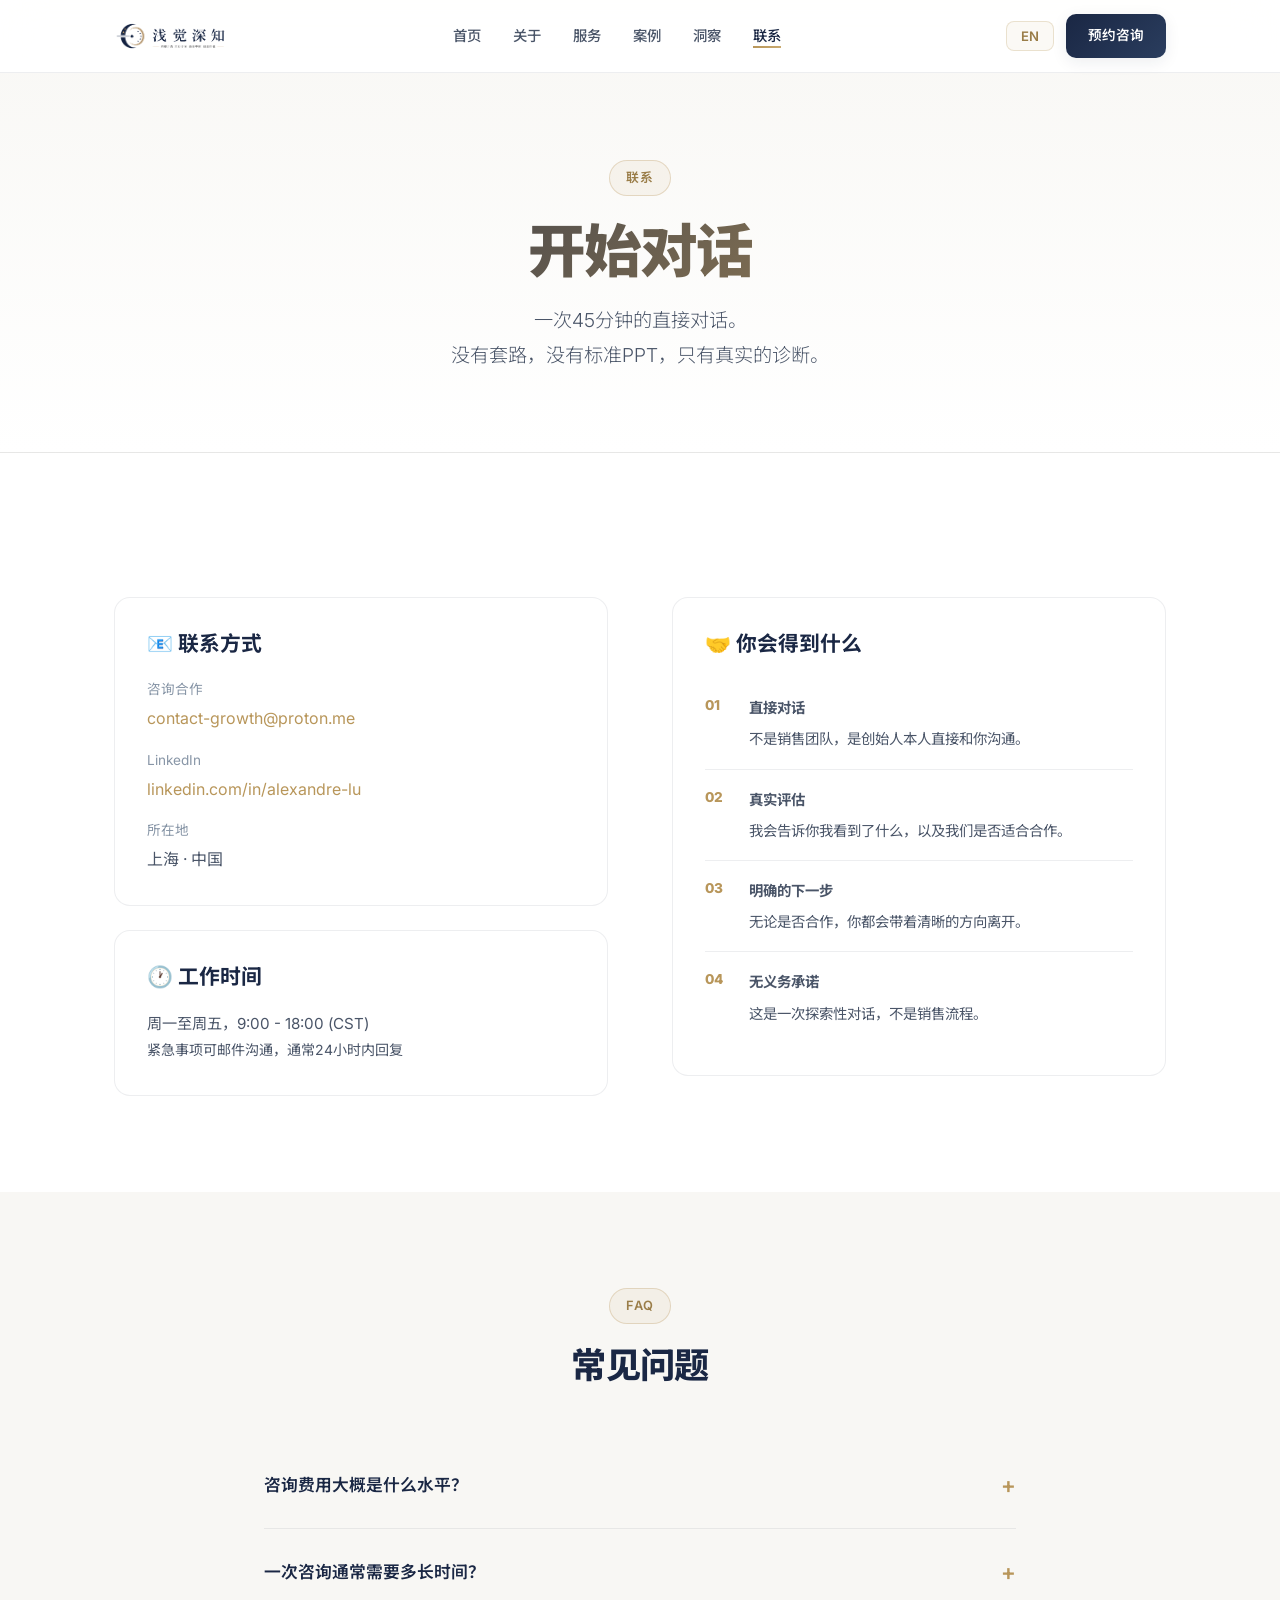
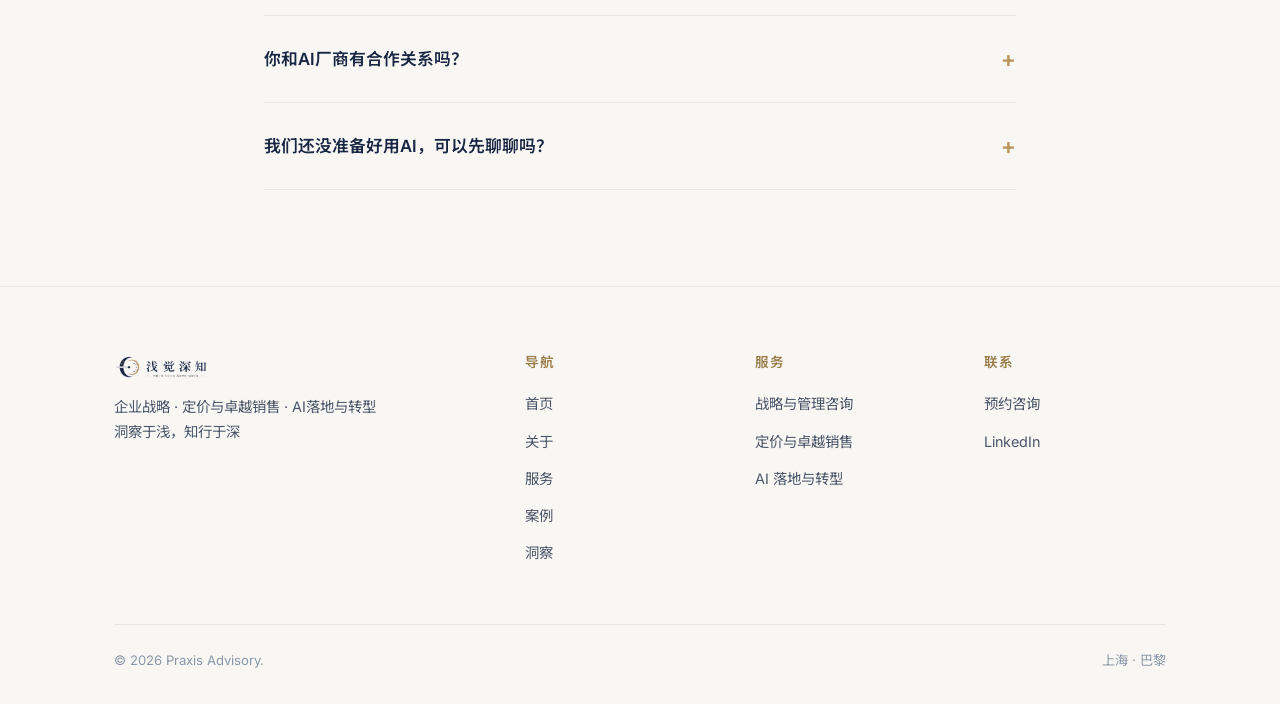
<file: src/contact.html>
<!DOCTYPE html>
<html lang="zh-CN">
<head>
<meta charset="UTF-8">
<meta name="viewport" content="width=device-width, initial-scale=1.0">
<title>联系 — 预约咨询 | Praxis Advisory</title>
<link rel="stylesheet" href="style.css">
<style>
  .contact-grid{display:grid;grid-template-columns:1fr 1fr;gap:64px;align-items:start;margin-top:48px}
  .contact-card{background:var(--card);border:1px solid var(--border);border-radius:16px;padding:32px}
  .contact-card h3{margin-bottom:20px}
  .expect-list{list-style:none;counter-reset:exp}
  .expect-list li{counter-increment:exp;padding:16px 0;border-bottom:1px solid var(--border);display:flex;gap:16px;align-items:flex-start}
  .expect-list li::before{content:counter(exp,decimal-leading-zero);color:var(--gold);font-weight:800;font-size:.85rem;min-width:28px}
  .expect-list li:last-child{border-bottom:none}
  .expect-list strong{color:#fff;display:block;margin-bottom:4px}
  .expect-list span{color:var(--text2);font-size:.9rem}
  @media(max-width:768px){.contact-grid{grid-template-columns:1fr}}
</style>
</head>
<body>
<nav class="nav" id="nav"><div class="nav-inner">
  <a href="index.html" class="nav-logo"><img src="assets/logo-en.png" alt="Praxis Advisory" style="height:38px;" data-lang="en"><img src="assets/logo-cn.png" alt="浅觉深知" style="height:38px;" data-lang="zh"></a>
  <ul class="nav-links" id="navLinks">
    <li><a href="index.html"><span data-lang="zh">首页</span><span data-lang="en">Home</span></a></li>
    <li><a href="about.html"><span data-lang="zh">关于</span><span data-lang="en">About</span></a></li>
    <li><a href="services.html"><span data-lang="zh">服务</span><span data-lang="en">Services</span></a></li><li><a href="cases.html"><span data-lang="zh">案例</span><span data-lang="en">Cases</span></a></li>
    <li><a href="insights.html"><span data-lang="zh">洞察</span><span data-lang="en">Insights</span></a></li>
    <li><a href="contact.html" class="active"><span data-lang="zh">联系</span><span data-lang="en">Contact</span></a></li>
  </ul>
  <div class="nav-cta"><button class="lang-toggle" onclick="toggleLang()" id="langBtn">EN</button><a href="contact.html" class="btn btn-primary"><span data-lang="zh">预约咨询</span><span data-lang="en">Book a Call</span></a></div>
  <button class="nav-toggle" onclick="document.getElementById('navLinks').classList.toggle('open')"><svg viewBox="0 0 24 24" fill="none" stroke="currentColor" stroke-width="2"><path d="M3 12h18M3 6h18M3 18h18"/></svg></button>
</div></nav>

<section class="hero" style="padding-bottom:40px;">
  <div class="badge"><span data-lang="zh">联系</span><span data-lang="en">Contact</span></div>
  <h1 class="gradient-text" style="margin-top:24px;"><span data-lang="zh">开始对话</span><span data-lang="en">Start a Conversation</span></h1>
  <p class="subtitle" style="max-width:560px;"><span data-lang="zh">一次45分钟的直接对话。<br>没有套路，没有标准PPT，只有真实的诊断。</span><span data-lang="en">A 45-minute direct conversation.<br>No pitch. No standard deck. A real assessment.</span></p>
</section>

<section class="section-pad"><div class="container"><div class="contact-grid">
  <div>
    <div class="contact-card" style="margin-bottom:24px;">
      <h3>📧 <span data-lang="zh">联系方式</span><span data-lang="en">Contact Info</span></h3>
      <div style="margin-bottom:16px;"><p style="font-size:.85rem;color:var(--muted);margin-bottom:4px;"><span data-lang="zh">咨询合作</span><span data-lang="en">Consulting</span></p><a href="mailto:contact-growth@proton.me" style="color:var(--gold);text-decoration:none;font-size:1rem;">contact-growth@proton.me</a></div>
      <div style="margin-bottom:16px;"><p style="font-size:.85rem;color:var(--muted);margin-bottom:4px;">LinkedIn</p><a href="https://www.linkedin.com/in/alexandre-lu/" target="_blank" style="color:var(--gold);text-decoration:none;font-size:1rem;">linkedin.com/in/alexandre-lu</a></div>
      <div><p style="font-size:.85rem;color:var(--muted);margin-bottom:4px;"><span data-lang="zh">所在地</span><span data-lang="en">Location</span></p><p style="font-size:1rem;"><span data-lang="zh">上海 · 中国</span><span data-lang="en">Shanghai, China</span></p></div>
    </div>
    <div class="contact-card">
      <h3>🕐 <span data-lang="zh">工作时间</span><span data-lang="en">Hours</span></h3>
      <p style="font-size:.95rem;"><span data-lang="zh">周一至周五，9:00 - 18:00 (CST)<br><span style="color:var(--text2);font-size:.88rem;">紧急事项可邮件沟通，通常24小时内回复</span></span><span data-lang="en">Monday – Friday, 9:00 – 18:00 CST<br><span style="color:var(--text2);font-size:.88rem;">Urgent matters via email, typically replied within 24 hours</span></span></p>
    </div>
  </div>
  <div>
    <div class="contact-card">
      <h3>🤝 <span data-lang="zh">你会得到什么</span><span data-lang="en">What to Expect</span></h3>
      <ol class="expect-list">
        <li><div><strong><span data-lang="zh">直接对话</span><span data-lang="en">Direct Conversation</span></strong><span><span data-lang="zh">不是销售团队，是创始人本人直接和你沟通。</span><span data-lang="en">Not a sales team — the founder, directly.</span></span></div></li>
        <li><div><strong><span data-lang="zh">真实评估</span><span data-lang="en">Honest Assessment</span></strong><span><span data-lang="zh">我会告诉你我看到了什么，以及我们是否适合合作。</span><span data-lang="en">I'll tell you what I see and whether we're the right fit.</span></span></div></li>
        <li><div><strong><span data-lang="zh">明确的下一步</span><span data-lang="en">Clear Next Steps</span></strong><span><span data-lang="zh">无论是否合作，你都会带着清晰的方向离开。</span><span data-lang="en">Whether or not we work together, you'll leave with clarity.</span></span></div></li>
        <li><div><strong><span data-lang="zh">无义务承诺</span><span data-lang="en">No Obligation</span></strong><span><span data-lang="zh">这是一次探索性对话，不是销售流程。</span><span data-lang="en">This is an exploratory conversation, not a sales process.</span></span></div></li>
      </ol>
    </div>
  </div>
</div></div></section>

<section class="section-pad" style="background:var(--bg2);"><div class="container" style="max-width:800px;">
  <div class="section-header"><div class="badge">FAQ</div><h2><span data-lang="zh">常见问题</span><span data-lang="en">Frequently Asked</span></h2></div>
  <div>
    <div class="faq-item"><div class="faq-q" onclick="this.parentElement.classList.toggle('open')"><span><span data-lang="zh">咨询费用大概是什么水平？</span><span data-lang="en">What are your consulting fees?</span></span></div><div class="faq-a"><p><span data-lang="zh">每个项目根据复杂度和范围定价。我会在了解你的具体需求后给出明确报价。没有隐藏费用。</span><span data-lang="en">Each project is priced on scope and complexity. I provide clear pricing after understanding your needs. No hidden fees.</span></p></div></div>
    <div class="faq-item"><div class="faq-q" onclick="this.parentElement.classList.toggle('open')"><span><span data-lang="zh">一次咨询通常需要多长时间？</span><span data-lang="en">How long does an engagement take?</span></span></div><div class="faq-a"><p><span data-lang="zh">聚焦型评估4-6周。完整战略项目8-14周。培训工作坊通常1-3天。</span><span data-lang="en">Focused assessments: 4-6 weeks. Full strategy: 8-14 weeks. Training workshops: 1-3 days.</span></p></div></div>
    <div class="faq-item"><div class="faq-q" onclick="this.parentElement.classList.toggle('open')"><span><span data-lang="zh">你和AI厂商有合作关系吗？</span><span data-lang="en">Do you have vendor partnerships?</span></span></div><div class="faq-a"><p><span data-lang="zh">没有。我不收取任何厂商的推荐费、返利或实施佣金。我的建议完全基于你的需求。</span><span data-lang="en">No. I receive no referral fees, rebates, or implementation commissions from any vendor. My advice is based entirely on your needs.</span></p></div></div>
    <div class="faq-item"><div class="faq-q" onclick="this.parentElement.classList.toggle('open')"><span><span data-lang="zh">我们还没准备好用AI，可以先聊聊吗？</span><span data-lang="en">We're not ready for AI — can we still talk?</span></span></div><div class="faq-a"><p><span data-lang="zh">当然。这往往就是对话的起点。你不需要"准备好"才开始。</span><span data-lang="en">Absolutely. That's often where the conversation starts. You don't need to be "ready" to begin.</span></p></div></div>
  </div>
</div></section>

<footer class="footer"><div class="container"><div class="footer-grid">
  <div class="footer-brand"><a href="index.html" class="nav-logo" style="margin-bottom:8px;"><img src="assets/logo-en.png" alt="Praxis Advisory" style="height:32px;" data-lang="en"><img src="assets/logo-cn.png" alt="浅觉深知" style="height:32px;" data-lang="zh"></a><p><span data-lang="zh">企业战略 · 定价与卓越销售 · AI落地与转型</span><span data-lang="en">Enterprise Strategy · Pricing &amp; Sales Excellence · AI Transformation</span><br>洞察于浅，知行于深</p></div>
  <div><h4><span data-lang="zh">导航</span><span data-lang="en">Nav</span></h4><ul><li><a href="index.html"><span data-lang="zh">首页</span><span data-lang="en">Home</span></a></li><li><a href="about.html"><span data-lang="zh">关于</span><span data-lang="en">About</span></a></li><li><a href="services.html"><span data-lang="zh">服务</span><span data-lang="en">Services</span></a></li><li><a href="cases.html"><span data-lang="zh">案例</span><span data-lang="en">Cases</span></a></li><li><a href="insights.html"><span data-lang="zh">洞察</span><span data-lang="en">Insights</span></a></li></ul></div>
  <div><h4><span data-lang="zh">服务</span><span data-lang="en">Services</span></h4><ul><li><a href="services.html#strategy"><span data-lang="zh">战略与管理咨询</span><span data-lang="en">Strategy &amp; Mgmt</span></a></li><li><a href="services.html#pricing"><span data-lang="zh">定价与卓越销售</span><span data-lang="en">Pricing &amp; Sales</span></a></li><li><a href="services.html#ai"><span data-lang="zh">AI 落地与转型</span><span data-lang="en">AI Transformation</span></a></li></ul></div>
  <div><h4><span data-lang="zh">联系</span><span data-lang="en">Contact</span></h4><ul><li><a href="contact.html"><span data-lang="zh">预约咨询</span><span data-lang="en">Book a Call</span></a></li><li><a href="https://www.linkedin.com/in/alexandre-lu/" target="_blank">LinkedIn</a></li></ul></div>
</div><div class="footer-bottom"><span>© 2026 Praxis Advisory.</span><span><span data-lang="zh">上海 · 巴黎</span><span data-lang="en">Shanghai · Paris</span></span></div></div></footer>

<script>
window.addEventListener('scroll',()=>{document.getElementById('nav').classList.toggle('scrolled',window.scrollY>40)});
let currentLang='zh';
function toggleLang(){currentLang=currentLang==='zh'?'en':'zh';document.body.classList.toggle('lang-en',currentLang==='en');document.getElementById('langBtn').textContent=currentLang==='zh'?'EN':'中';document.documentElement.lang=currentLang==='zh'?'zh-CN':'en'}
</script>
</body></html>
</file>
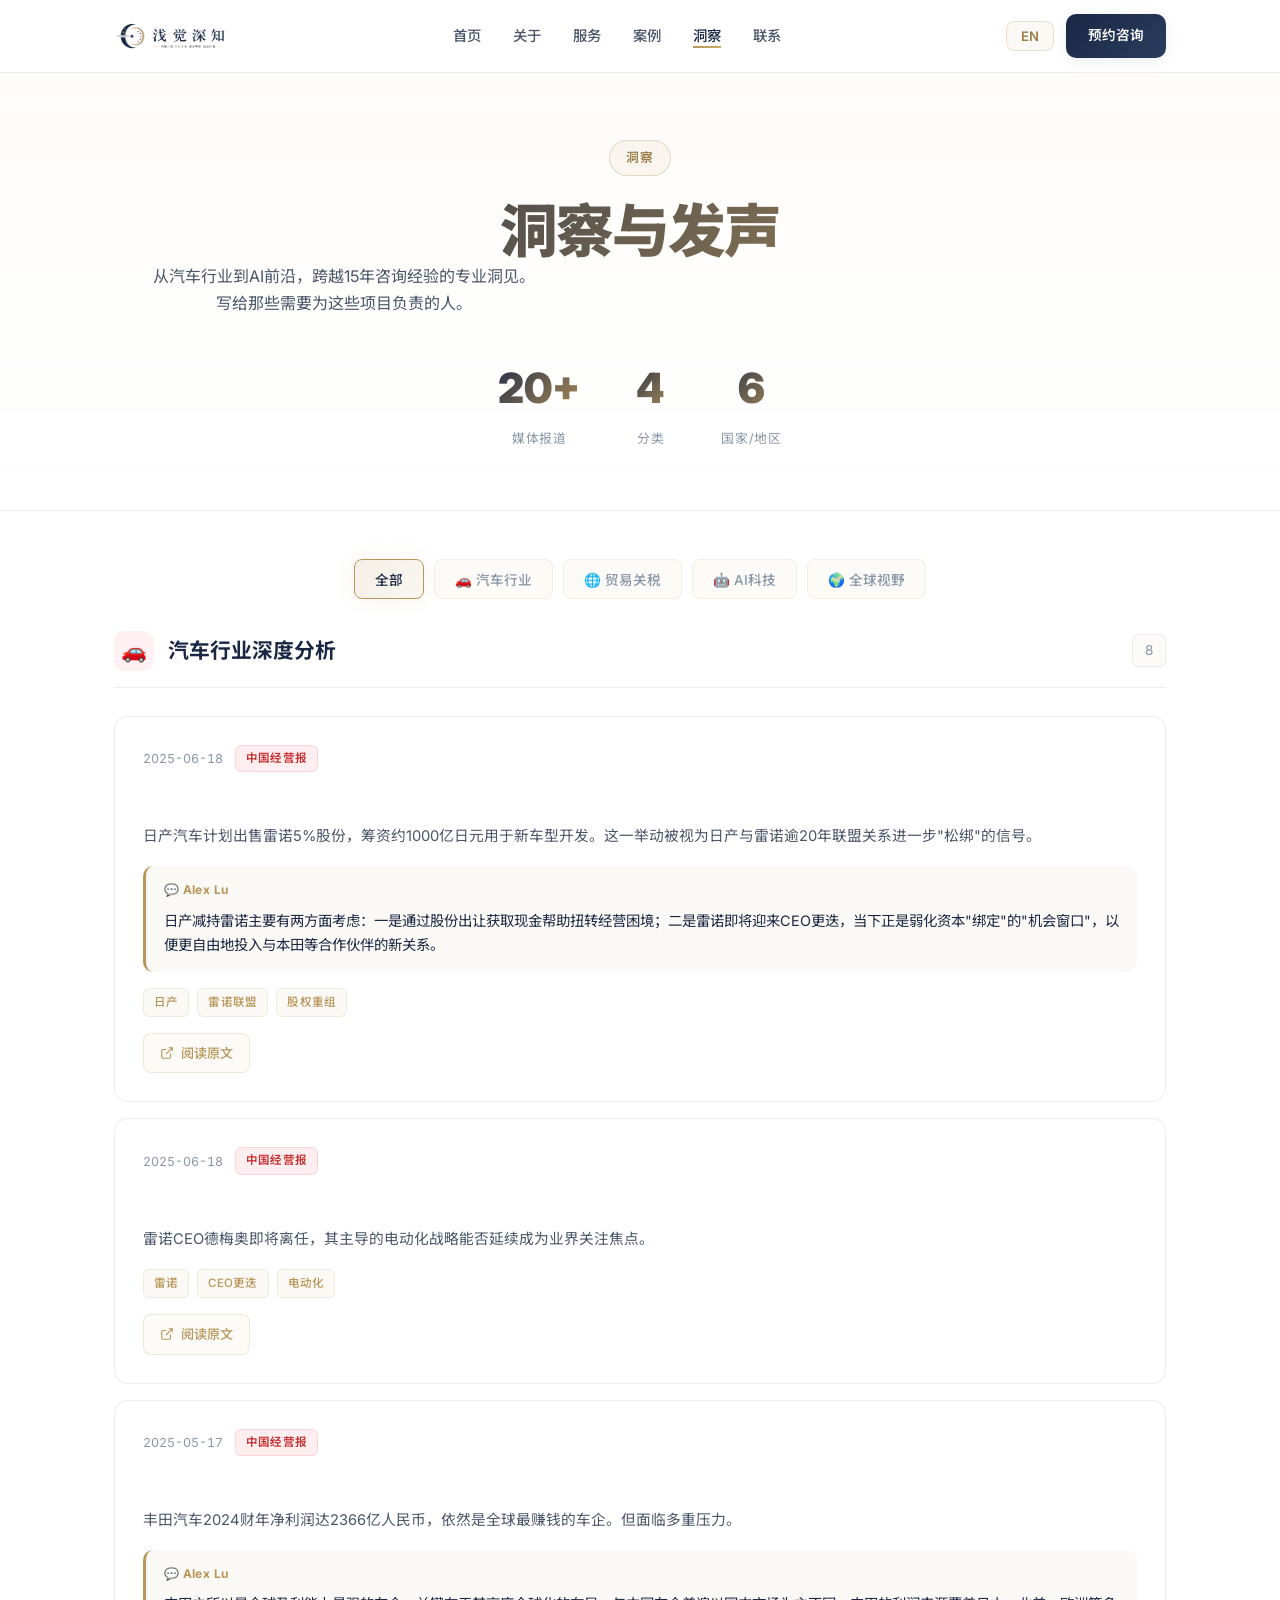
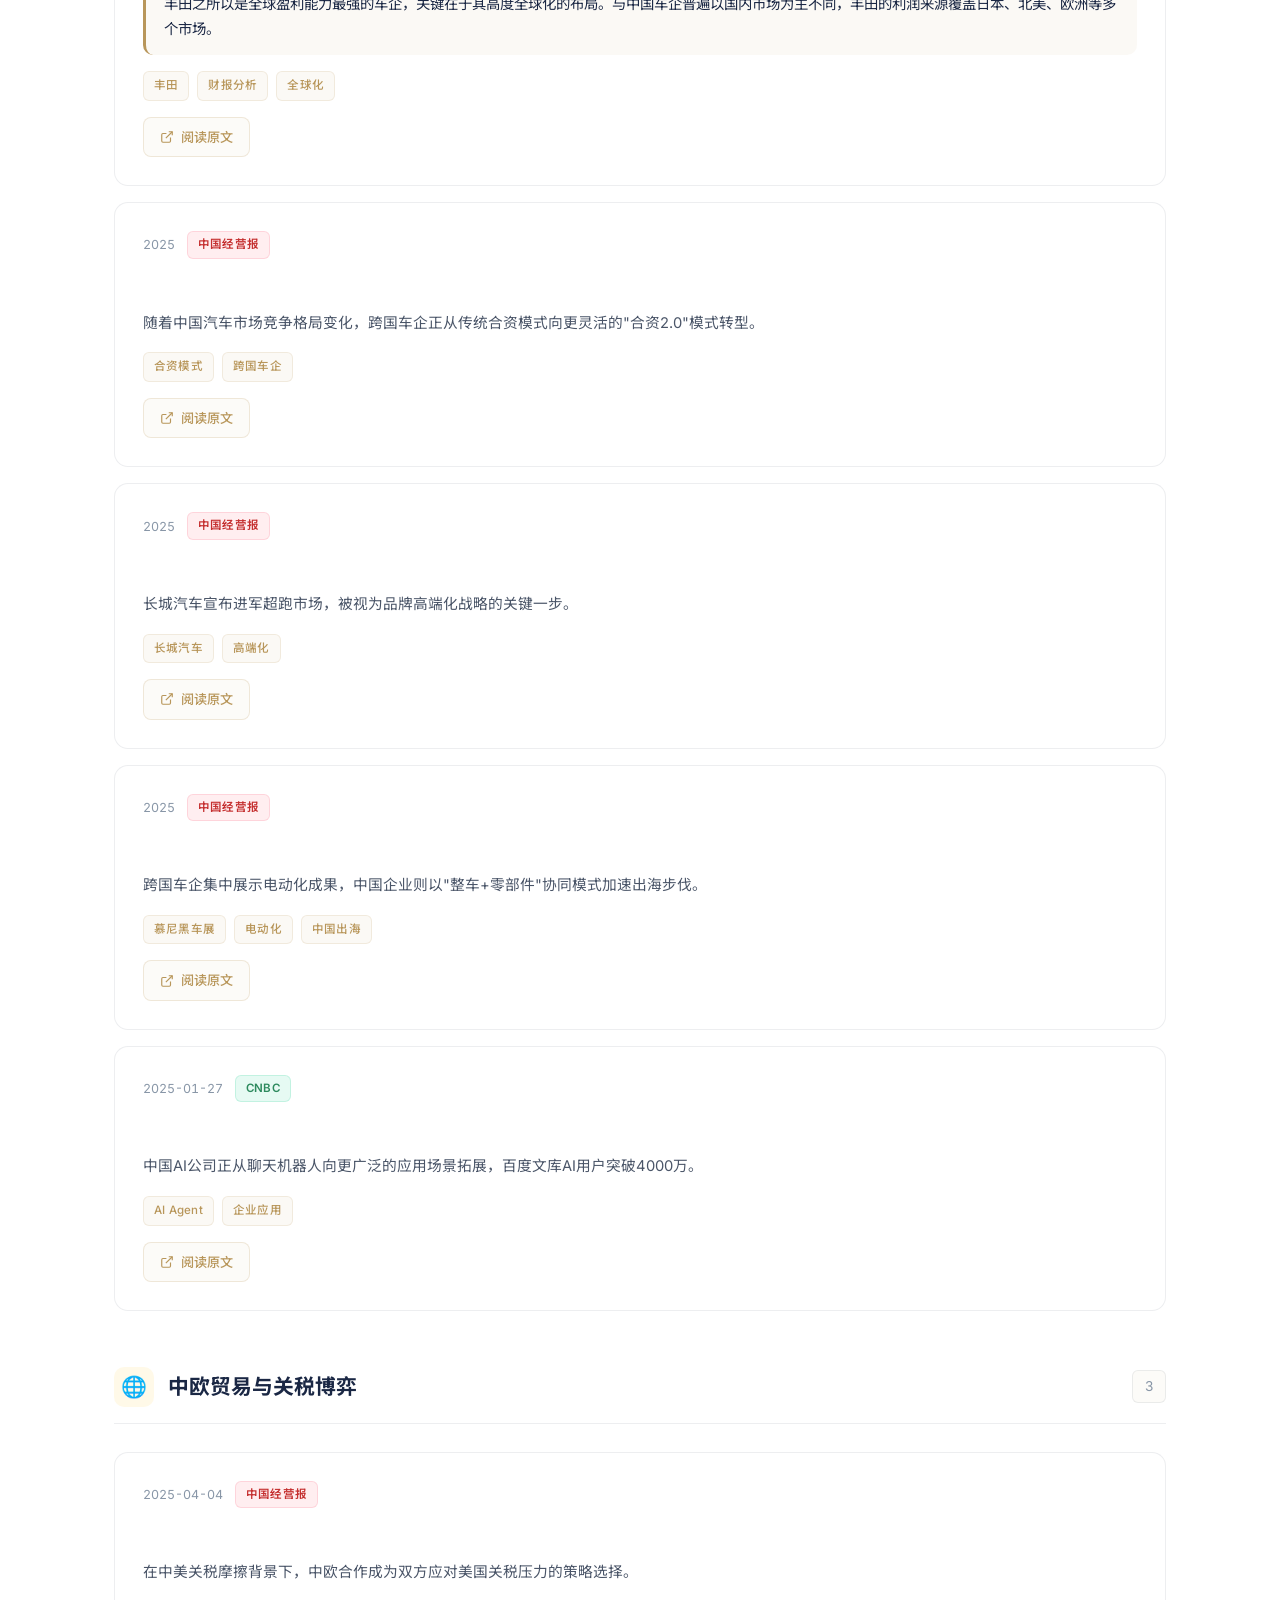
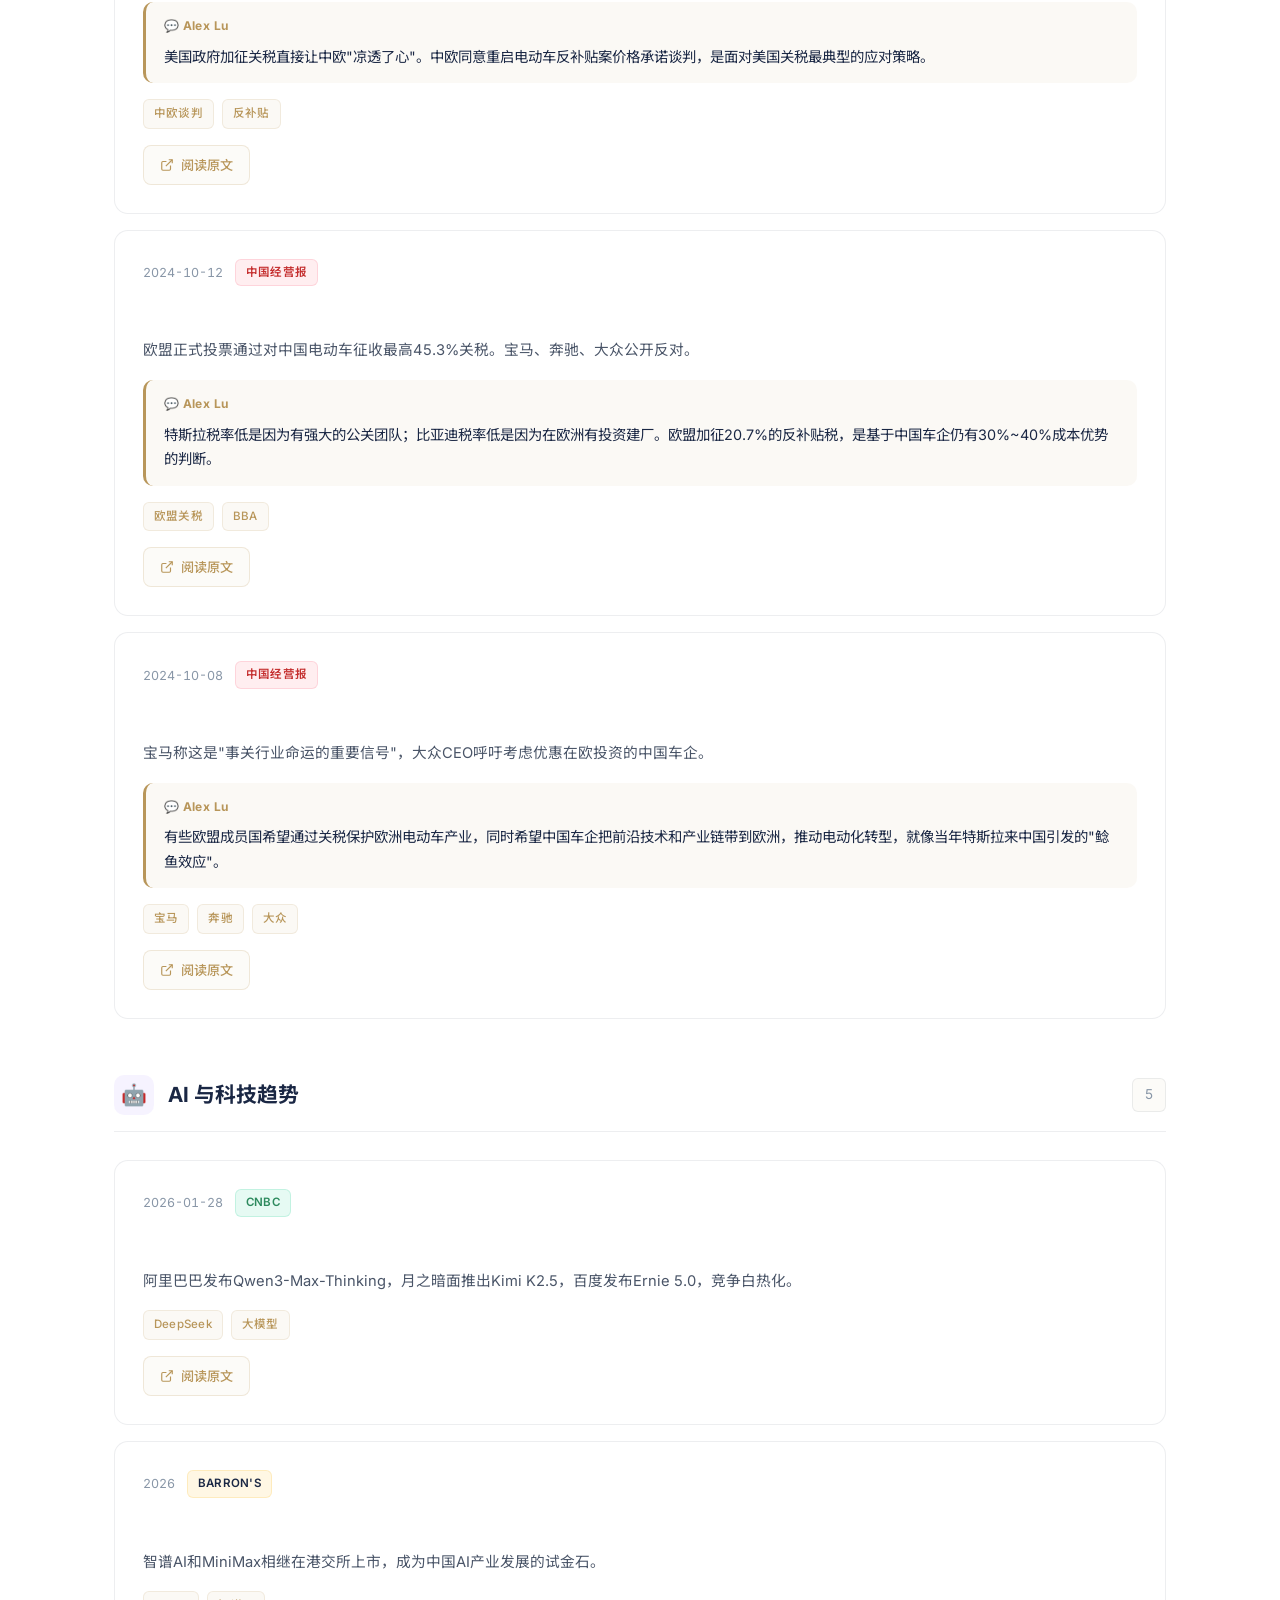
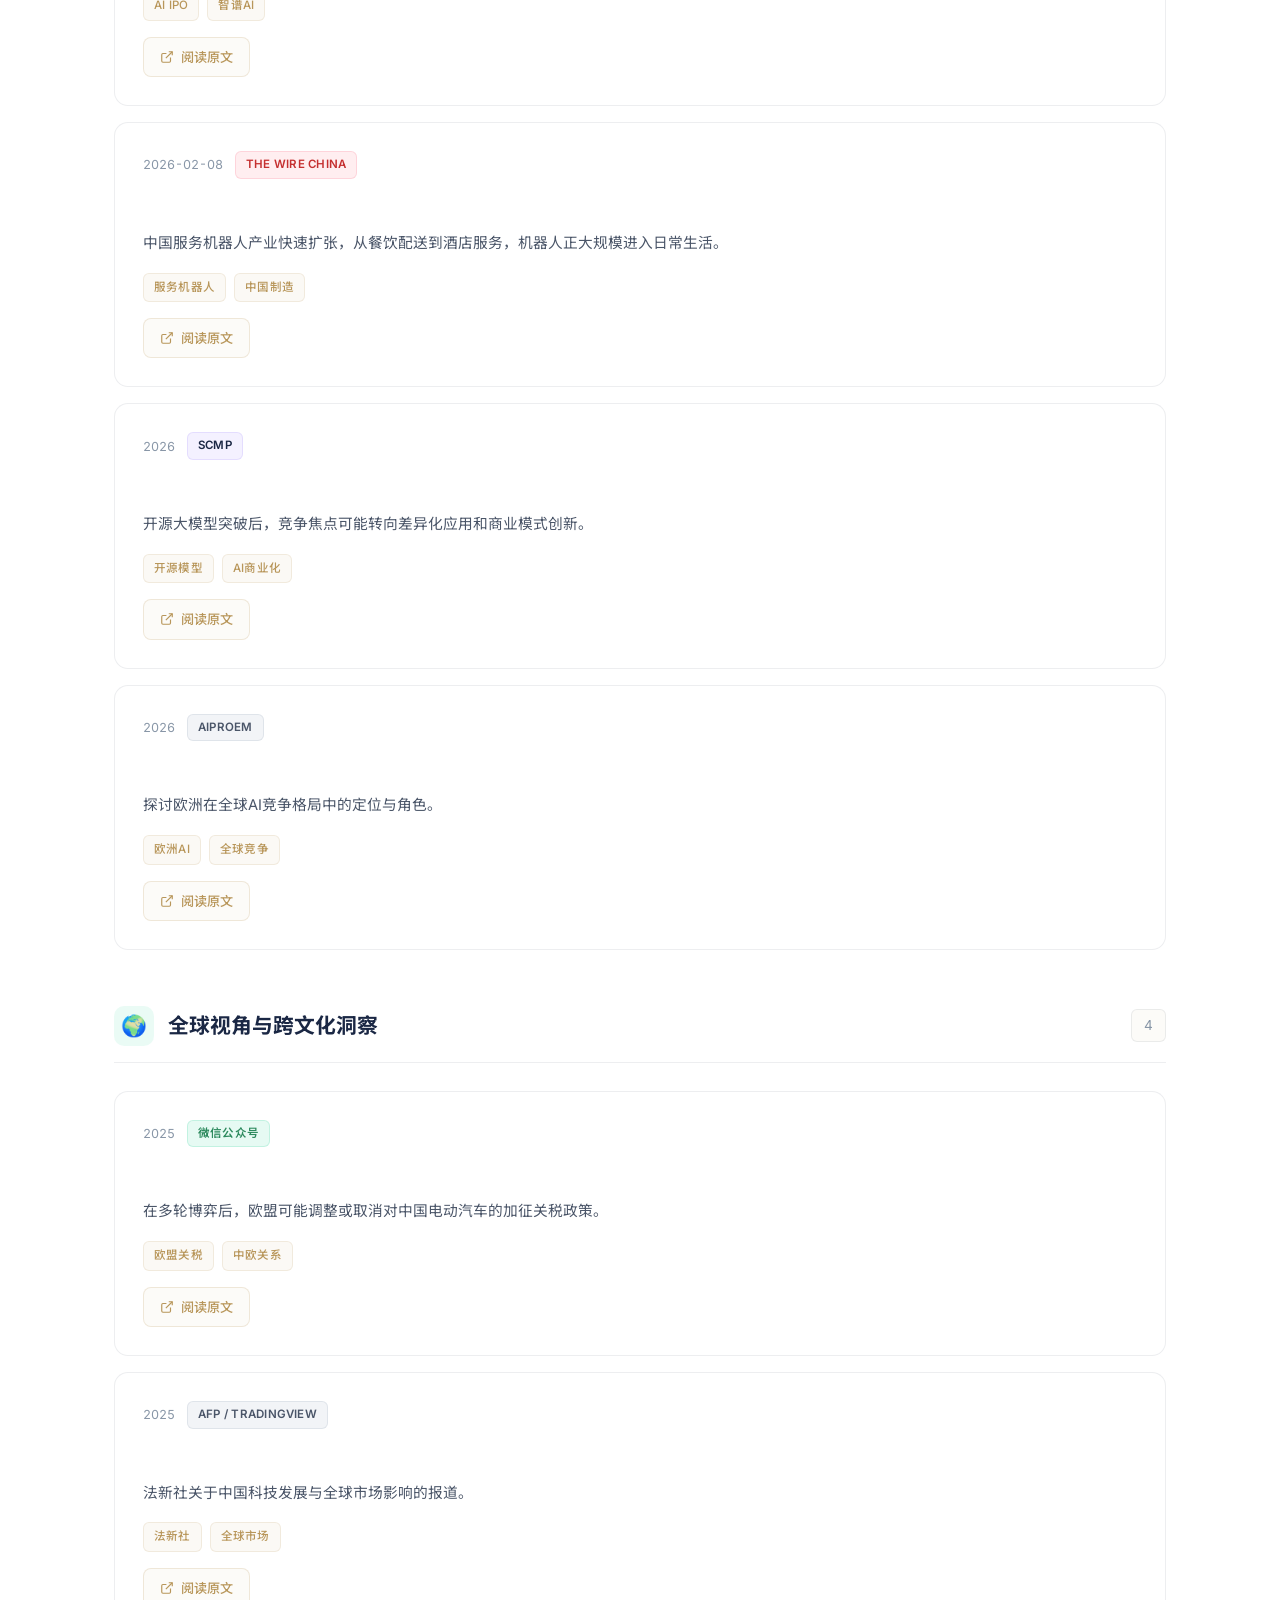
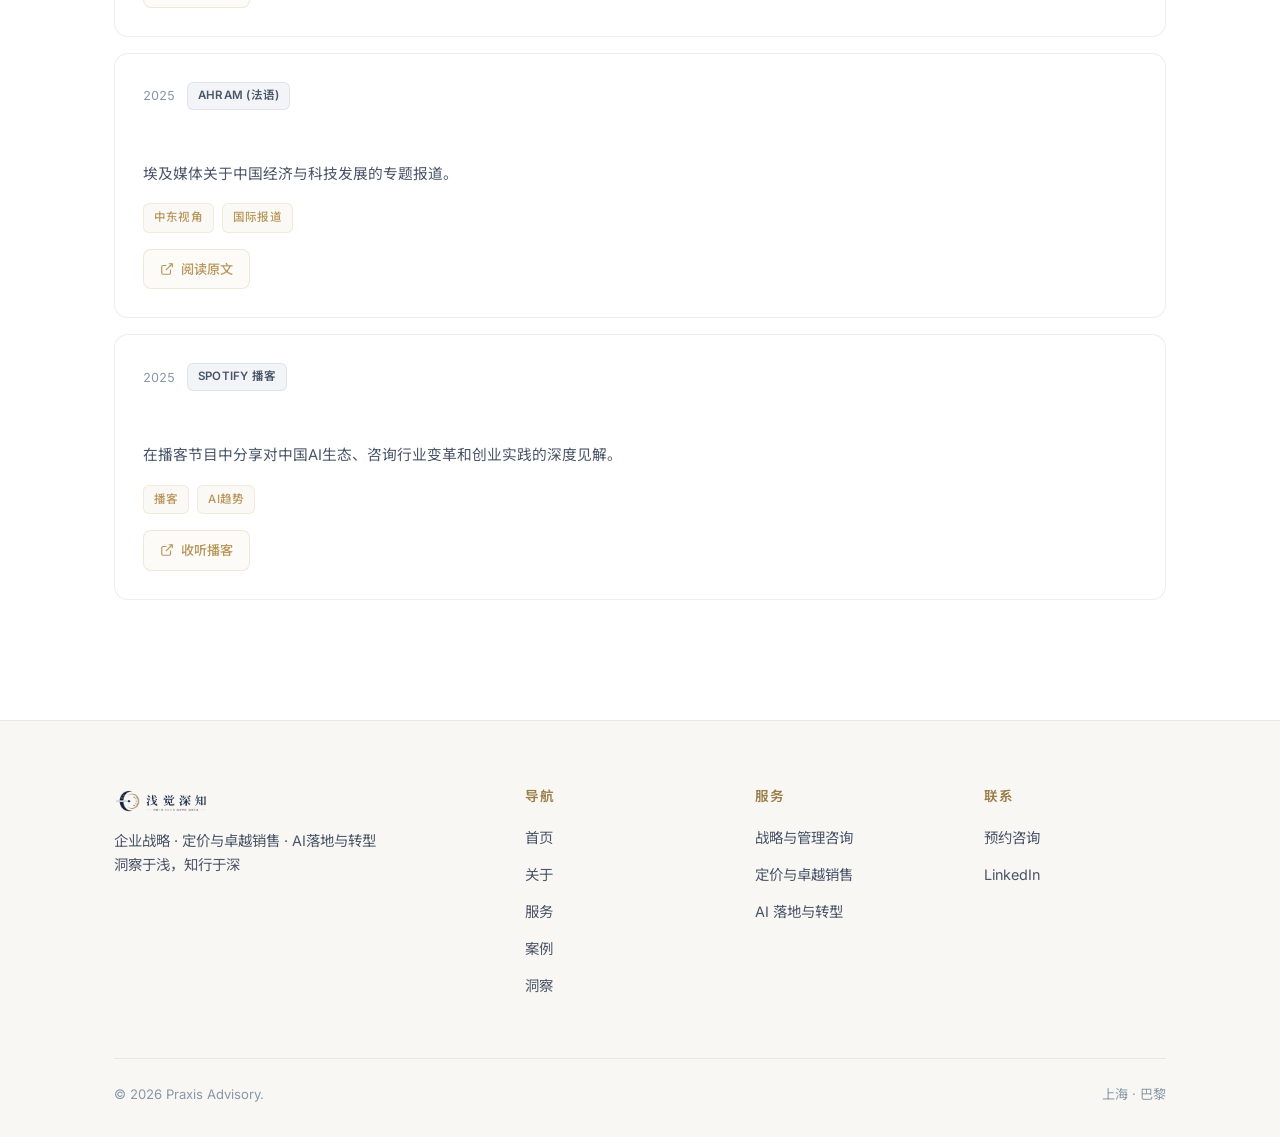
<file: src/insights.html>
<!DOCTYPE html>
<html lang="zh-CN">
<head>
<meta charset="UTF-8">
<meta name="viewport" content="width=device-width, initial-scale=1.0">
<title>洞察 — 媒体发声 | Praxis Advisory</title>
<link rel="stylesheet" href="style.css">
<style>
  .insights-hero{padding:140px 24px 60px;text-align:center;position:relative;z-index:1;border-bottom:1px solid var(--border);background:linear-gradient(180deg,rgba(184,150,90,0.03) 0%,transparent 100%)}
  .insights-stats{display:flex;justify-content:center;gap:56px;flex-wrap:wrap;margin-top:36px}
  .filters{display:flex;gap:10px;flex-wrap:wrap;margin:48px auto 0;justify-content:center;max-width:1100px;position:relative;z-index:1}
  .filter-btn{padding:9px 20px;border-radius:8px;border:1px solid rgba(184,150,90,0.12);background:rgba(184,150,90,0.04);color:var(--muted);cursor:pointer;font-size:.85rem;font-family:inherit;font-weight:500;transition:all .3s;backdrop-filter:blur(8px)}
  .filter-btn:hover{border-color:var(--gold);color:var(--gold);background:rgba(184,150,90,0.08)}
  .filter-btn.active{background:linear-gradient(135deg,rgba(184,150,90,0.15),rgba(184,150,90,0.08));border-color:var(--gold);color:var(--navy);box-shadow:0 0 20px rgba(184,150,90,0.12)}
  .i-section{margin-bottom:56px;position:relative;z-index:1}
  .i-section-header{display:flex;align-items:center;gap:14px;margin-bottom:28px;padding-bottom:16px;border-bottom:1px solid var(--border)}
  .i-section-icon{width:40px;height:40px;border-radius:10px;display:flex;align-items:center;justify-content:center;font-size:1.3rem;flex-shrink:0}
  .i-section-title{font-size:1.3rem;font-weight:700;color:var(--navy);flex:1}
  .i-section-count{color:var(--muted);font-size:.85rem;padding:4px 12px;border:1px solid var(--border);border-radius:6px;background:rgba(184,150,90,0.04)}
  .i-card{background:var(--card);border:1px solid var(--border);border-radius:14px;padding:28px;margin-bottom:16px;transition:all .35s cubic-bezier(.4,0,.2,1);position:relative;overflow:hidden}
  .i-card::before{content:'';position:absolute;top:0;left:0;right:0;height:1px;background:linear-gradient(90deg,transparent,var(--gold),var(--gold-light),transparent);opacity:0;transition:opacity .35s}
  .i-card:hover{border-color:var(--border-hover);background:var(--card-hover);transform:translateY(-3px);box-shadow:0 12px 40px rgba(184,150,90,0.06),0 0 0 1px rgba(184,150,90,0.1)}
  .i-card:hover::before{opacity:1}
  .i-card-top{display:flex;align-items:center;gap:12px;margin-bottom:14px;flex-wrap:wrap}
  .i-card-date{font-size:.78rem;color:var(--muted);font-variant-numeric:tabular-nums}
  .i-card-outlet{display:inline-block;font-size:.72rem;padding:3px 10px;border-radius:6px;font-weight:600;letter-spacing:.02em;text-transform:uppercase}
  .outlet-cb{background:rgba(251,113,133,0.12);color:var(--rose);border:1px solid rgba(251,113,133,0.2)}
  .outlet-cnbc{background:rgba(52,211,153,0.12);color:var(--emerald);border:1px solid rgba(52,211,153,0.2)}
  .outlet-scmp{background:rgba(167,139,250,0.12);color:var(--purple);border:1px solid rgba(167,139,250,0.2)}
  .outlet-barrons{background:rgba(251,191,36,0.12);color:var(--amber);border:1px solid rgba(251,191,36,0.2)}
  .outlet-wire{background:rgba(251,113,133,0.12);color:var(--rose);border:1px solid rgba(251,113,133,0.2)}
  .outlet-wechat{background:rgba(52,211,153,0.12);color:var(--emerald);border:1px solid rgba(52,211,153,0.2)}
  .outlet-other{background:rgba(148,163,184,0.12);color:var(--text2);border:1px solid rgba(148,163,184,0.2)}
  .i-card-title{font-size:1.12rem;font-weight:700;margin-bottom:12px;line-height:1.45;color:#fff}
  .i-card-title a{color:inherit;text-decoration:none;transition:color .2s}
  .i-card-title a:hover{color:var(--gold)}
  .i-card-summary{font-size:.92rem;color:var(--text2);margin-bottom:16px;line-height:1.75}
  .i-card-quote{font-size:.9rem;background:rgba(184,150,90,0.06);padding:14px 18px;border-radius:10px;margin-bottom:16px;border-left:3px solid var(--gold);color:var(--text);line-height:1.7}
  .i-card-quote::before{content:'💬 Alex Lu';display:block;font-size:.75rem;font-weight:700;color:var(--gold);margin-bottom:8px;letter-spacing:.03em}
  .i-card-tags{display:flex;gap:8px;flex-wrap:wrap;margin-bottom:16px}
  .tag{font-size:.72rem;padding:4px 10px;border-radius:6px;background:rgba(184,150,90,0.06);color:var(--gold);border:1px solid rgba(184,150,90,0.15);font-weight:500;letter-spacing:.02em}
  .i-card-link{display:inline-flex;align-items:center;gap:7px;font-size:.82rem;color:var(--gold);text-decoration:none;padding:8px 16px;border:1px solid rgba(184,150,90,0.2);border-radius:8px;transition:all .25s;font-weight:500;background:rgba(184,150,90,0.04)}
  .i-card-link:hover{background:rgba(184,150,90,0.12);border-color:var(--gold);box-shadow:0 0 20px rgba(184,150,90,0.12)}
  .i-card-link svg{width:14px;height:14px}
</style>
</head>
<body>
<nav class="nav" id="nav"><div class="nav-inner">
  <a href="index.html" class="nav-logo"><img src="assets/logo-en.png" alt="Praxis Advisory" style="height:38px;" data-lang="en"><img src="assets/logo-cn.png" alt="浅觉深知" style="height:38px;" data-lang="zh"></a>
  <ul class="nav-links" id="navLinks">
    <li><a href="index.html"><span data-lang="zh">首页</span><span data-lang="en">Home</span></a></li>
    <li><a href="about.html"><span data-lang="zh">关于</span><span data-lang="en">About</span></a></li>
    <li><a href="services.html"><span data-lang="zh">服务</span><span data-lang="en">Services</span></a></li><li><a href="cases.html"><span data-lang="zh">案例</span><span data-lang="en">Cases</span></a></li>
    <li><a href="insights.html" class="active"><span data-lang="zh">洞察</span><span data-lang="en">Insights</span></a></li>
    <li><a href="contact.html"><span data-lang="zh">联系</span><span data-lang="en">Contact</span></a></li>
  </ul>
  <div class="nav-cta"><button class="lang-toggle" onclick="toggleLang()" id="langBtn">EN</button><a href="contact.html" class="btn btn-primary"><span data-lang="zh">预约咨询</span><span data-lang="en">Book a Call</span></a></div>
  <button class="nav-toggle" onclick="document.getElementById('navLinks').classList.toggle('open')"><svg viewBox="0 0 24 24" fill="none" stroke="currentColor" stroke-width="2"><path d="M3 12h18M3 6h18M3 18h18"/></svg></button>
</div></nav>

<section class="insights-hero">
  <div class="badge"><span data-lang="zh">洞察</span><span data-lang="en">Insights</span></div>
  <h1 class="gradient-text" style="margin-top:24px;"><span data-lang="zh">洞察与发声</span><span data-lang="en">Insights & Media</span></h1>
  <p class="subtitle" style="max-width:640px;"><span data-lang="zh">从汽车行业到AI前沿，跨越15年咨询经验的专业洞见。<br>写给那些需要为这些项目负责的人。</span><span data-lang="en">From automotive to AI frontiers — 15+ years of consulting expertise distilled into expert commentary.<br>Written for the people accountable for making these programs work.</span></p>
  <div class="insights-stats">
    <div class="stat"><div class="stat-num">20+</div><div class="stat-label"><span data-lang="zh">媒体报道</span><span data-lang="en">Publications</span></div></div>
    <div class="stat"><div class="stat-num">4</div><div class="stat-label"><span data-lang="zh">分类</span><span data-lang="en">Categories</span></div></div>
    <div class="stat"><div class="stat-num">6</div><div class="stat-label"><span data-lang="zh">国家/地区</span><span data-lang="en">Countries</span></div></div>
  </div>
</section>

<div class="filters">
  <button class="filter-btn active" onclick="filterAll()"><span data-lang="zh">全部</span><span data-lang="en">All</span></button>
  <button class="filter-btn" onclick="filterCat('auto')">🚗 <span data-lang="zh">汽车行业</span><span data-lang="en">Auto</span></button>
  <button class="filter-btn" onclick="filterCat('trade')">🌐 <span data-lang="zh">贸易关税</span><span data-lang="en">Trade</span></button>
  <button class="filter-btn" onclick="filterCat('ai')">🤖 <span data-lang="zh">AI科技</span><span data-lang="en">AI / Tech</span></button>
  <button class="filter-btn" onclick="filterCat('global')">🌍 <span data-lang="zh">全球视野</span><span data-lang="en">Global</span></button>
</div>

<div class="container" style="padding-top:32px;padding-bottom:64px;">

  <!-- Auto -->
  <div class="i-section" data-cat="auto">
    <div class="i-section-header">
      <div class="i-section-icon" style="background:rgba(251,113,133,0.1)">🚗</div>
      <div class="i-section-title"><span data-lang="zh">汽车行业深度分析</span><span data-lang="en">Automotive Industry Deep Dives</span></div>
      <div class="i-section-count">8</div>
    </div>
    <div class="i-card"><div class="i-card-top"><span class="i-card-date">2025-06-18</span><span class="i-card-outlet outlet-cb">中国经营报</span></div><div class="i-card-title"><a href="http://www.cb.com.cn/index/show/zj/cv/cv135310481268" target="_blank">日产汽车拟减持雷诺股份 联盟关系"松绑"再进一步？</a></div><div class="i-card-summary">日产汽车计划出售雷诺5%股份，筹资约1000亿日元用于新车型开发。这一举动被视为日产与雷诺逾20年联盟关系进一步"松绑"的信号。</div><div class="i-card-quote">日产减持雷诺主要有两方面考虑：一是通过股份出让获取现金帮助扭转经营困境；二是雷诺即将迎来CEO更迭，当下正是弱化资本"绑定"的"机会窗口"，以便更自由地投入与本田等合作伙伴的新关系。</div><div class="i-card-tags"><span class="tag">日产</span><span class="tag">雷诺联盟</span><span class="tag">股权重组</span></div><a class="i-card-link" href="http://www.cb.com.cn/index/show/zj/cv/cv135310481268" target="_blank"><svg viewBox="0 0 24 24" fill="none" stroke="currentColor" stroke-width="2"><path d="M18 13v6a2 2 0 01-2 2H5a2 2 0 01-2-2V8a2 2 0 012-2h6"/><polyline points="15 3 21 3 21 9"/><line x1="10" y1="14" x2="21" y2="3"/></svg><span data-lang="zh">阅读原文</span><span data-lang="en">Read</span></a></div>
    <div class="i-card"><div class="i-card-top"><span class="i-card-date">2025-06-18</span><span class="i-card-outlet outlet-cb">中国经营报</span></div><div class="i-card-title"><a href="http://www.cb.com.cn/index/show/zj/cv/cv135310651265" target="_blank">雷诺"转型推手"CEO德梅奥即将离任 电动化战略接力成新CEO挑战</a></div><div class="i-card-summary">雷诺CEO德梅奥即将离任，其主导的电动化战略能否延续成为业界关注焦点。</div><div class="i-card-tags"><span class="tag">雷诺</span><span class="tag">CEO更迭</span><span class="tag">电动化</span></div><a class="i-card-link" href="http://www.cb.com.cn/index/show/zj/cv/cv135310651265" target="_blank"><svg viewBox="0 0 24 24" fill="none" stroke="currentColor" stroke-width="2"><path d="M18 13v6a2 2 0 01-2 2H5a2 2 0 01-2-2V8a2 2 0 012-2h6"/><polyline points="15 3 21 3 21 9"/><line x1="10" y1="14" x2="21" y2="3"/></svg><span data-lang="zh">阅读原文</span><span data-lang="en">Read</span></a></div>
    <div class="i-card"><div class="i-card-top"><span class="i-card-date">2025-05-17</span><span class="i-card-outlet outlet-cb">中国经营报</span></div><div class="i-card-title"><a href="http://www.cb.com.cn/index/show/bzyc/cv/cv135251911641" target="_blank">拆解"汽车一哥"丰田汽车财报：压力藏在利润表下</a></div><div class="i-card-summary">丰田汽车2024财年净利润达2366亿人民币，依然是全球最赚钱的车企。但面临多重压力。</div><div class="i-card-quote">丰田之所以是全球盈利能力最强的车企，关键在于其高度全球化的布局。与中国车企普遍以国内市场为主不同，丰田的利润来源覆盖日本、北美、欧洲等多个市场。</div><div class="i-card-tags"><span class="tag">丰田</span><span class="tag">财报分析</span><span class="tag">全球化</span></div><a class="i-card-link" href="http://www.cb.com.cn/index/show/bzyc/cv/cv135251911641" target="_blank"><svg viewBox="0 0 24 24" fill="none" stroke="currentColor" stroke-width="2"><path d="M18 13v6a2 2 0 01-2 2H5a2 2 0 01-2-2V8a2 2 0 012-2h6"/><polyline points="15 3 21 3 21 9"/><line x1="10" y1="14" x2="21" y2="3"/></svg><span data-lang="zh">阅读原文</span><span data-lang="en">Read</span></a></div>
    <div class="i-card"><div class="i-card-top"><span class="i-card-date">2025</span><span class="i-card-outlet outlet-cb">中国经营报</span></div><div class="i-card-title"><a href="http://www.cb.com.cn/index/show/bzyc/cv/cv135258691649" target="_blank">合资2.0时代：跨国企业在华启用发展新策略</a></div><div class="i-card-summary">随着中国汽车市场竞争格局变化，跨国车企正从传统合资模式向更灵活的"合资2.0"模式转型。</div><div class="i-card-tags"><span class="tag">合资模式</span><span class="tag">跨国车企</span></div><a class="i-card-link" href="http://www.cb.com.cn/index/show/bzyc/cv/cv135258691649" target="_blank"><svg viewBox="0 0 24 24" fill="none" stroke="currentColor" stroke-width="2"><path d="M18 13v6a2 2 0 01-2 2H5a2 2 0 01-2-2V8a2 2 0 012-2h6"/><polyline points="15 3 21 3 21 9"/><line x1="10" y1="14" x2="21" y2="3"/></svg><span data-lang="zh">阅读原文</span><span data-lang="en">Read</span></a></div>
    <div class="i-card"><div class="i-card-top"><span class="i-card-date">2025</span><span class="i-card-outlet outlet-cb">中国经营报</span></div><div class="i-card-title"><a href="http://www.cb.com.cn/index/show/bzyc/cv/cv135261141644" target="_blank">长城汽车欲造超跑：一场高端化棋局？</a></div><div class="i-card-summary">长城汽车宣布进军超跑市场，被视为品牌高端化战略的关键一步。</div><div class="i-card-tags"><span class="tag">长城汽车</span><span class="tag">高端化</span></div><a class="i-card-link" href="http://www.cb.com.cn/index/show/bzyc/cv/cv135261141644" target="_blank"><svg viewBox="0 0 24 24" fill="none" stroke="currentColor" stroke-width="2"><path d="M18 13v6a2 2 0 01-2 2H5a2 2 0 01-2-2V8a2 2 0 012-2h6"/><polyline points="15 3 21 3 21 9"/><line x1="10" y1="14" x2="21" y2="3"/></svg><span data-lang="zh">阅读原文</span><span data-lang="en">Read</span></a></div>
    <div class="i-card"><div class="i-card-top"><span class="i-card-date">2025</span><span class="i-card-outlet outlet-cb">中国经营报</span></div><div class="i-card-title"><a href="http://www.cb.com.cn/index/show/bzyc/cv/cv135264821642" target="_blank">慕尼黑车展交锋：跨国车企亮剑电动化 中国"整零"企业协同出海</a></div><div class="i-card-summary">跨国车企集中展示电动化成果，中国企业则以"整车+零部件"协同模式加速出海步伐。</div><div class="i-card-tags"><span class="tag">慕尼黑车展</span><span class="tag">电动化</span><span class="tag">中国出海</span></div><a class="i-card-link" href="http://www.cb.com.cn/index/show/bzyc/cv/cv135264821642" target="_blank"><svg viewBox="0 0 24 24" fill="none" stroke="currentColor" stroke-width="2"><path d="M18 13v6a2 2 0 01-2 2H5a2 2 0 01-2-2V8a2 2 0 012-2h6"/><polyline points="15 3 21 3 21 9"/><line x1="10" y1="14" x2="21" y2="3"/></svg><span data-lang="zh">阅读原文</span><span data-lang="en">Read</span></a></div>
    <div class="i-card"><div class="i-card-top"><span class="i-card-date">2025-01-27</span><span class="i-card-outlet outlet-cnbc">CNBC</span></div><div class="i-card-title"><a href="https://www.cnbc.com/2025/01/27/chinese-ai-applications-are-looking-to-move-beyond-chatbots.html" target="_blank">中国AI应用有了更大目标 — 不再止步于聊天机器人</a></div><div class="i-card-summary">中国AI公司正从聊天机器人向更广泛的应用场景拓展，百度文库AI用户突破4000万。</div><div class="i-card-tags"><span class="tag">AI Agent</span><span class="tag">企业应用</span></div><a class="i-card-link" href="https://www.cnbc.com/2025/01/27/chinese-ai-applications-are-looking-to-move-beyond-chatbots.html" target="_blank"><svg viewBox="0 0 24 24" fill="none" stroke="currentColor" stroke-width="2"><path d="M18 13v6a2 2 0 01-2 2H5a2 2 0 01-2-2V8a2 2 0 012-2h6"/><polyline points="15 3 21 3 21 9"/><line x1="10" y1="14" x2="21" y2="3"/></svg><span data-lang="zh">阅读原文</span><span data-lang="en">Read</span></a></div>
  </div>

  <!-- Trade -->
  <div class="i-section" data-cat="trade">
    <div class="i-section-header">
      <div class="i-section-icon" style="background:rgba(251,191,36,0.1)">🌐</div>
      <div class="i-section-title"><span data-lang="zh">中欧贸易与关税博弈</span><span data-lang="en">China-EU Trade & Tariff Dynamics</span></div>
      <div class="i-section-count">3</div>
    </div>
    <div class="i-card"><div class="i-card-top"><span class="i-card-date">2025-04-04</span><span class="i-card-outlet outlet-cb">中国经营报</span></div><div class="i-card-title"><a href="http://www.cb.com.cn/index/show/zj/cv/cv135301401260" target="_blank">商务部：中欧同意重启电动车反补贴案价格承诺谈判</a></div><div class="i-card-summary">在中美关税摩擦背景下，中欧合作成为双方应对美国关税压力的策略选择。</div><div class="i-card-quote">美国政府加征关税直接让中欧"凉透了心"。中欧同意重启电动车反补贴案价格承诺谈判，是面对美国关税最典型的应对策略。</div><div class="i-card-tags"><span class="tag">中欧谈判</span><span class="tag">反补贴</span></div><a class="i-card-link" href="http://www.cb.com.cn/index/show/zj/cv/cv135301401260" target="_blank"><svg viewBox="0 0 24 24" fill="none" stroke="currentColor" stroke-width="2"><path d="M18 13v6a2 2 0 01-2 2H5a2 2 0 01-2-2V8a2 2 0 012-2h6"/><polyline points="15 3 21 3 21 9"/><line x1="10" y1="14" x2="21" y2="3"/></svg><span data-lang="zh">阅读原文</span><span data-lang="en">Read</span></a></div>
    <div class="i-card"><div class="i-card-top"><span class="i-card-date">2024-10-12</span><span class="i-card-outlet outlet-cb">中国经营报</span></div><div class="i-card-title"><a href="http://www.cb.com.cn/index/show/bzyc/cv/cv135233841644" target="_blank">欧盟投票通过对华电动车征超高关税 德系三大车企发声反对</a></div><div class="i-card-summary">欧盟正式投票通过对中国电动车征收最高45.3%关税。宝马、奔驰、大众公开反对。</div><div class="i-card-quote">特斯拉税率低是因为有强大的公关团队；比亚迪税率低是因为在欧洲有投资建厂。欧盟加征20.7%的反补贴税，是基于中国车企仍有30%~40%成本优势的判断。</div><div class="i-card-tags"><span class="tag">欧盟关税</span><span class="tag">BBA</span></div><a class="i-card-link" href="http://www.cb.com.cn/index/show/bzyc/cv/cv135233841644" target="_blank"><svg viewBox="0 0 24 24" fill="none" stroke="currentColor" stroke-width="2"><path d="M18 13v6a2 2 0 01-2 2H5a2 2 0 01-2-2V8a2 2 0 012-2h6"/><polyline points="15 3 21 3 21 9"/><line x1="10" y1="14" x2="21" y2="3"/></svg><span data-lang="zh">阅读原文</span><span data-lang="en">Read</span></a></div>
    <div class="i-card"><div class="i-card-top"><span class="i-card-date">2024-10-08</span><span class="i-card-outlet outlet-cb">中国经营报</span></div><div class="i-card-title"><a href="http://www.cb.com.cn/index/show/zj/cv/cv135278651265" target="_blank">最高需缴45.3% 宝马、奔驰、大众针对欧盟反补贴税发声</a></div><div class="i-card-summary">宝马称这是"事关行业命运的重要信号"，大众CEO呼吁考虑优惠在欧投资的中国车企。</div><div class="i-card-quote">有些欧盟成员国希望通过关税保护欧洲电动车产业，同时希望中国车企把前沿技术和产业链带到欧洲，推动电动化转型，就像当年特斯拉来中国引发的"鲶鱼效应"。</div><div class="i-card-tags"><span class="tag">宝马</span><span class="tag">奔驰</span><span class="tag">大众</span></div><a class="i-card-link" href="http://www.cb.com.cn/index/show/zj/cv/cv135278651265" target="_blank"><svg viewBox="0 0 24 24" fill="none" stroke="currentColor" stroke-width="2"><path d="M18 13v6a2 2 0 01-2 2H5a2 2 0 01-2-2V8a2 2 0 012-2h6"/><polyline points="15 3 21 3 21 9"/><line x1="10" y1="14" x2="21" y2="3"/></svg><span data-lang="zh">阅读原文</span><span data-lang="en">Read</span></a></div>
  </div>

  <!-- AI -->
  <div class="i-section" data-cat="ai">
    <div class="i-section-header">
      <div class="i-section-icon" style="background:rgba(167,139,250,0.1)">🤖</div>
      <div class="i-section-title"><span data-lang="zh">AI 与科技趋势</span><span data-lang="en">AI & Technology Trends</span></div>
      <div class="i-section-count">5</div>
    </div>
    <div class="i-card"><div class="i-card-top"><span class="i-card-date">2026-01-28</span><span class="i-card-outlet outlet-cnbc">CNBC</span></div><div class="i-card-title"><a href="https://www.cnbc.com/2026/01/28/chinese-tech-companies-accelerate-ai-model-rollouts-us-rivals-deepseek-moonshot-kimi.html" target="_blank">DeepSeek一年后：中国AI企业加速发布新模型</a></div><div class="i-card-summary">阿里巴巴发布Qwen3-Max-Thinking，月之暗面推出Kimi K2.5，百度发布Ernie 5.0，竞争白热化。</div><div class="i-card-tags"><span class="tag">DeepSeek</span><span class="tag">大模型</span></div><a class="i-card-link" href="https://www.cnbc.com/2026/01/28/chinese-tech-companies-accelerate-ai-model-rollouts-us-rivals-deepseek-moonshot-kimi.html" target="_blank"><svg viewBox="0 0 24 24" fill="none" stroke="currentColor" stroke-width="2"><path d="M18 13v6a2 2 0 01-2 2H5a2 2 0 01-2-2V8a2 2 0 012-2h6"/><polyline points="15 3 21 3 21 9"/><line x1="10" y1="14" x2="21" y2="3"/></svg><span data-lang="zh">阅读原文</span><span data-lang="en">Read</span></a></div>
    <div class="i-card"><div class="i-card-top"><span class="i-card-date">2026</span><span class="i-card-outlet outlet-barrons">Barron's</span></div><div class="i-card-title"><a href="https://www.barrons.com/news/startups-go-public-in-litmus-test-for-chinese-ai-2da10ae1" target="_blank">中国AI创业公司上市：行业的试金石</a></div><div class="i-card-summary">智谱AI和MiniMax相继在港交所上市，成为中国AI产业发展的试金石。</div><div class="i-card-tags"><span class="tag">AI IPO</span><span class="tag">智谱AI</span></div><a class="i-card-link" href="https://www.barrons.com/news/startups-go-public-in-litmus-test-for-chinese-ai-2da10ae1" target="_blank"><svg viewBox="0 0 24 24" fill="none" stroke="currentColor" stroke-width="2"><path d="M18 13v6a2 2 0 01-2 2H5a2 2 0 01-2-2V8a2 2 0 012-2h6"/><polyline points="15 3 21 3 21 9"/><line x1="10" y1="14" x2="21" y2="3"/></svg><span data-lang="zh">阅读原文</span><span data-lang="en">Read</span></a></div>
    <div class="i-card"><div class="i-card-top"><span class="i-card-date">2026-02-08</span><span class="i-card-outlet outlet-wire">The Wire China</span></div><div class="i-card-title"><a href="https://www.thewirechina.com/2026/02/08/china-is-churning-out-a-growing-army-of-service-robots/" target="_blank">中国正在批量生产一支日益庞大的服务机器人军团</a></div><div class="i-card-summary">中国服务机器人产业快速扩张，从餐饮配送到酒店服务，机器人正大规模进入日常生活。</div><div class="i-card-tags"><span class="tag">服务机器人</span><span class="tag">中国制造</span></div><a class="i-card-link" href="https://www.thewirechina.com/2026/02/08/china-is-churning-out-a-growing-army-of-service-robots/" target="_blank"><svg viewBox="0 0 24 24" fill="none" stroke="currentColor" stroke-width="2"><path d="M18 13v6a2 2 0 01-2 2H5a2 2 0 01-2-2V8a2 2 0 012-2h6"/><polyline points="15 3 21 3 21 9"/><line x1="10" y1="14" x2="21" y2="3"/></svg><span data-lang="zh">阅读原文</span><span data-lang="en">Read</span></a></div>
    <div class="i-card"><div class="i-card-top"><span class="i-card-date">2026</span><span class="i-card-outlet outlet-scmp">SCMP</span></div><div class="i-card-title"><a href="https://www.scmp.com/tech/tech-trends/article/3350340/chinas-ai-firms-scaled-open-source-models-next-phase-may-be-different" target="_blank">中国AI企业已规模化开源模型 — 下一阶段可能大不同</a></div><div class="i-card-summary">开源大模型突破后，竞争焦点可能转向差异化应用和商业模式创新。</div><div class="i-card-tags"><span class="tag">开源模型</span><span class="tag">AI商业化</span></div><a class="i-card-link" href="https://www.scmp.com/tech/tech-trends/article/3350340/chinas-ai-firms-scaled-open-source-models-next-phase-may-be-different" target="_blank"><svg viewBox="0 0 24 24" fill="none" stroke="currentColor" stroke-width="2"><path d="M18 13v6a2 2 0 01-2 2H5a2 2 0 01-2-2V8a2 2 0 012-2h6"/><polyline points="15 3 21 3 21 9"/><line x1="10" y1="14" x2="21" y2="3"/></svg><span data-lang="zh">阅读原文</span><span data-lang="en">Read</span></a></div>
    <div class="i-card"><div class="i-card-top"><span class="i-card-date">2026</span><span class="i-card-outlet outlet-other">AIPROEM</span></div><div class="i-card-title"><a href="https://aiproem.substack.com/p/where-does-europe-fit-in-the-so-called" target="_blank">欧洲在全球AI竞赛中处于什么位置？</a></div><div class="i-card-summary">探讨欧洲在全球AI竞争格局中的定位与角色。</div><div class="i-card-tags"><span class="tag">欧洲AI</span><span class="tag">全球竞争</span></div><a class="i-card-link" href="https://aiproem.substack.com/p/where-does-europe-fit-in-the-so-called" target="_blank"><svg viewBox="0 0 24 24" fill="none" stroke="currentColor" stroke-width="2"><path d="M18 13v6a2 2 0 01-2 2H5a2 2 0 01-2-2V8a2 2 0 012-2h6"/><polyline points="15 3 21 3 21 9"/><line x1="10" y1="14" x2="21" y2="3"/></svg><span data-lang="zh">阅读原文</span><span data-lang="en">Read</span></a></div>
  </div>

  <!-- Global -->
  <div class="i-section" data-cat="global">
    <div class="i-section-header">
      <div class="i-section-icon" style="background:rgba(52,211,153,0.1)">🌍</div>
      <div class="i-section-title"><span data-lang="zh">全球视角与跨文化洞察</span><span data-lang="en">Global Perspectives</span></div>
      <div class="i-section-count">4</div>
    </div>
    <div class="i-card"><div class="i-card-top"><span class="i-card-date">2025</span><span class="i-card-outlet outlet-wechat">微信公众号</span></div><div class="i-card-title"><a href="https://mp.weixin.qq.com/s/6NE5F_MXuKu54saF4A_rfg" target="_blank">峰回路转？多轮博弈欧盟或取消对中国电动汽车加征关税</a></div><div class="i-card-summary">在多轮博弈后，欧盟可能调整或取消对中国电动汽车的加征关税政策。</div><div class="i-card-tags"><span class="tag">欧盟关税</span><span class="tag">中欧关系</span></div><a class="i-card-link" href="https://mp.weixin.qq.com/s/6NE5F_MXuKu54saF4A_rfg" target="_blank"><svg viewBox="0 0 24 24" fill="none" stroke="currentColor" stroke-width="2"><path d="M18 13v6a2 2 0 01-2 2H5a2 2 0 01-2-2V8a2 2 0 012-2h6"/><polyline points="15 3 21 3 21 9"/><line x1="10" y1="14" x2="21" y2="3"/></svg><span data-lang="zh">阅读原文</span><span data-lang="en">Read</span></a></div>
    <div class="i-card"><div class="i-card-top"><span class="i-card-date">2025</span><span class="i-card-outlet outlet-other">AFP / TradingView</span></div><div class="i-card-title"><a href="https://fr.tradingview.com/news/afp:239ccf386c215:0/" target="_blank">法新社：中国科技与全球市场动态</a></div><div class="i-card-summary">法新社关于中国科技发展与全球市场影响的报道。</div><div class="i-card-tags"><span class="tag">法新社</span><span class="tag">全球市场</span></div><a class="i-card-link" href="https://fr.tradingview.com/news/afp:239ccf386c215:0/" target="_blank"><svg viewBox="0 0 24 24" fill="none" stroke="currentColor" stroke-width="2"><path d="M18 13v6a2 2 0 01-2 2H5a2 2 0 01-2-2V8a2 2 0 012-2h6"/><polyline points="15 3 21 3 21 9"/><line x1="10" y1="14" x2="21" y2="3"/></svg><span data-lang="zh">阅读原文</span><span data-lang="en">Read</span></a></div>
    <div class="i-card"><div class="i-card-top"><span class="i-card-date">2025</span><span class="i-card-outlet outlet-other">Ahram (法语)</span></div><div class="i-card-title"><a href="https://french.ahram.org.eg/News/76866.aspx" target="_blank">埃及新闻：中国经济与科技专题</a></div><div class="i-card-summary">埃及媒体关于中国经济与科技发展的专题报道。</div><div class="i-card-tags"><span class="tag">中东视角</span><span class="tag">国际报道</span></div><a class="i-card-link" href="https://french.ahram.org.eg/News/76866.aspx" target="_blank"><svg viewBox="0 0 24 24" fill="none" stroke="currentColor" stroke-width="2"><path d="M18 13v6a2 2 0 01-2 2H5a2 2 0 01-2-2V8a2 2 0 012-2h6"/><polyline points="15 3 21 3 21 9"/><line x1="10" y1="14" x2="21" y2="3"/></svg><span data-lang="zh">阅读原文</span><span data-lang="en">Read</span></a></div>
    <div class="i-card"><div class="i-card-top"><span class="i-card-date">2025</span><span class="i-card-outlet outlet-other">Spotify 播客</span></div><div class="i-card-title"><a href="https://open.spotify.com/show/5FHayFPSNBHsVKHP9OQ7xe?si=171a76f4050d42e6" target="_blank">播客访谈：AI与商业趋势</a></div><div class="i-card-summary">在播客节目中分享对中国AI生态、咨询行业变革和创业实践的深度见解。</div><div class="i-card-tags"><span class="tag">播客</span><span class="tag">AI趋势</span></div><a class="i-card-link" href="https://open.spotify.com/show/5FHayFPSNBHsVKHP9OQ7xe?si=171a76f4050d42e6" target="_blank"><svg viewBox="0 0 24 24" fill="none" stroke="currentColor" stroke-width="2"><path d="M18 13v6a2 2 0 01-2 2H5a2 2 0 01-2-2V8a2 2 0 012-2h6"/><polyline points="15 3 21 3 21 9"/><line x1="10" y1="14" x2="21" y2="3"/></svg><span data-lang="zh">收听播客</span><span data-lang="en">Listen</span></a></div>
  </div>

</div>

<footer class="footer"><div class="container"><div class="footer-grid">
  <div class="footer-brand"><a href="index.html" class="nav-logo" style="margin-bottom:8px;"><img src="assets/logo-en.png" alt="Praxis Advisory" style="height:32px;" data-lang="en"><img src="assets/logo-cn.png" alt="浅觉深知" style="height:32px;" data-lang="zh"></a><p><span data-lang="zh">企业战略 · 定价与卓越销售 · AI落地与转型</span><span data-lang="en">Enterprise Strategy · Pricing &amp; Sales Excellence · AI Transformation</span><br>洞察于浅，知行于深</p></div>
  <div><h4><span data-lang="zh">导航</span><span data-lang="en">Nav</span></h4><ul><li><a href="index.html"><span data-lang="zh">首页</span><span data-lang="en">Home</span></a></li><li><a href="about.html"><span data-lang="zh">关于</span><span data-lang="en">About</span></a></li><li><a href="services.html"><span data-lang="zh">服务</span><span data-lang="en">Services</span></a></li><li><a href="cases.html"><span data-lang="zh">案例</span><span data-lang="en">Cases</span></a></li><li><a href="insights.html"><span data-lang="zh">洞察</span><span data-lang="en">Insights</span></a></li></ul></div>
  <div><h4><span data-lang="zh">服务</span><span data-lang="en">Services</span></h4><ul><li><a href="services.html#strategy"><span data-lang="zh">战略与管理咨询</span><span data-lang="en">Strategy &amp; Mgmt</span></a></li><li><a href="services.html#pricing"><span data-lang="zh">定价与卓越销售</span><span data-lang="en">Pricing &amp; Sales</span></a></li><li><a href="services.html#ai"><span data-lang="zh">AI 落地与转型</span><span data-lang="en">AI Transformation</span></a></li></ul></div>
  <div><h4><span data-lang="zh">联系</span><span data-lang="en">Contact</span></h4><ul><li><a href="contact.html"><span data-lang="zh">预约咨询</span><span data-lang="en">Book a Call</span></a></li><li><a href="https://www.linkedin.com/in/alexandre-lu/" target="_blank">LinkedIn</a></li></ul></div>
</div><div class="footer-bottom"><span>© 2026 Praxis Advisory.</span><span><span data-lang="zh">上海 · 巴黎</span><span data-lang="en">Shanghai · Paris</span></span></div></div></footer>

<script>
window.addEventListener('scroll',()=>{document.getElementById('nav').classList.toggle('scrolled',window.scrollY>40)});
let currentLang='zh';
function toggleLang(){currentLang=currentLang==='zh'?'en':'zh';document.body.classList.toggle('lang-en',currentLang==='en');document.getElementById('langBtn').textContent=currentLang==='zh'?'EN':'中';document.documentElement.lang=currentLang==='zh'?'zh-CN':'en'}
function filterAll(){document.querySelectorAll('.i-section').forEach(s=>s.style.display='');document.querySelectorAll('.filter-btn').forEach(b=>b.classList.remove('active'));document.querySelector('.filter-btn').classList.add('active')}
function filterCat(cat){document.querySelectorAll('.i-section').forEach(s=>{s.style.display=s.dataset.cat===cat?'':'none'});document.querySelectorAll('.filter-btn').forEach(b=>b.classList.remove('active'));event.target.closest('.filter-btn').classList.add('active')}
</script>
</body></html>
</file>
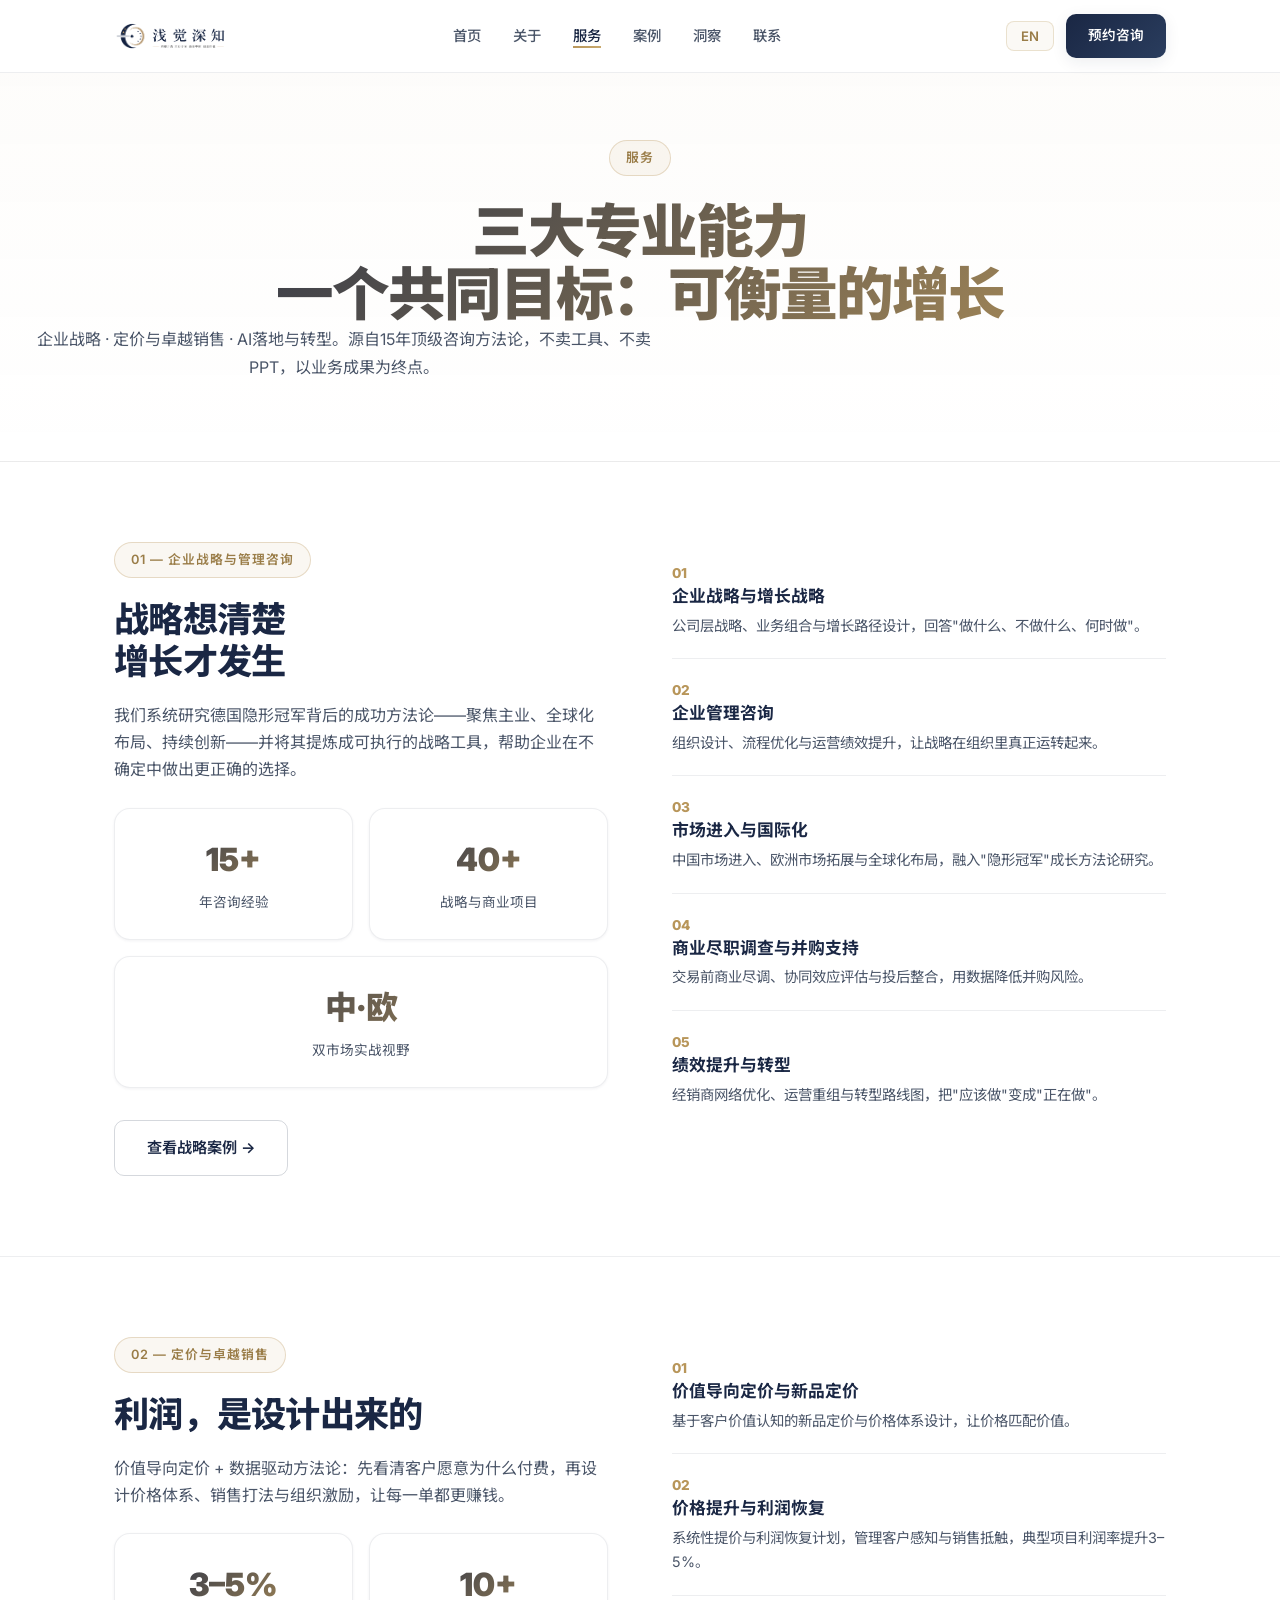
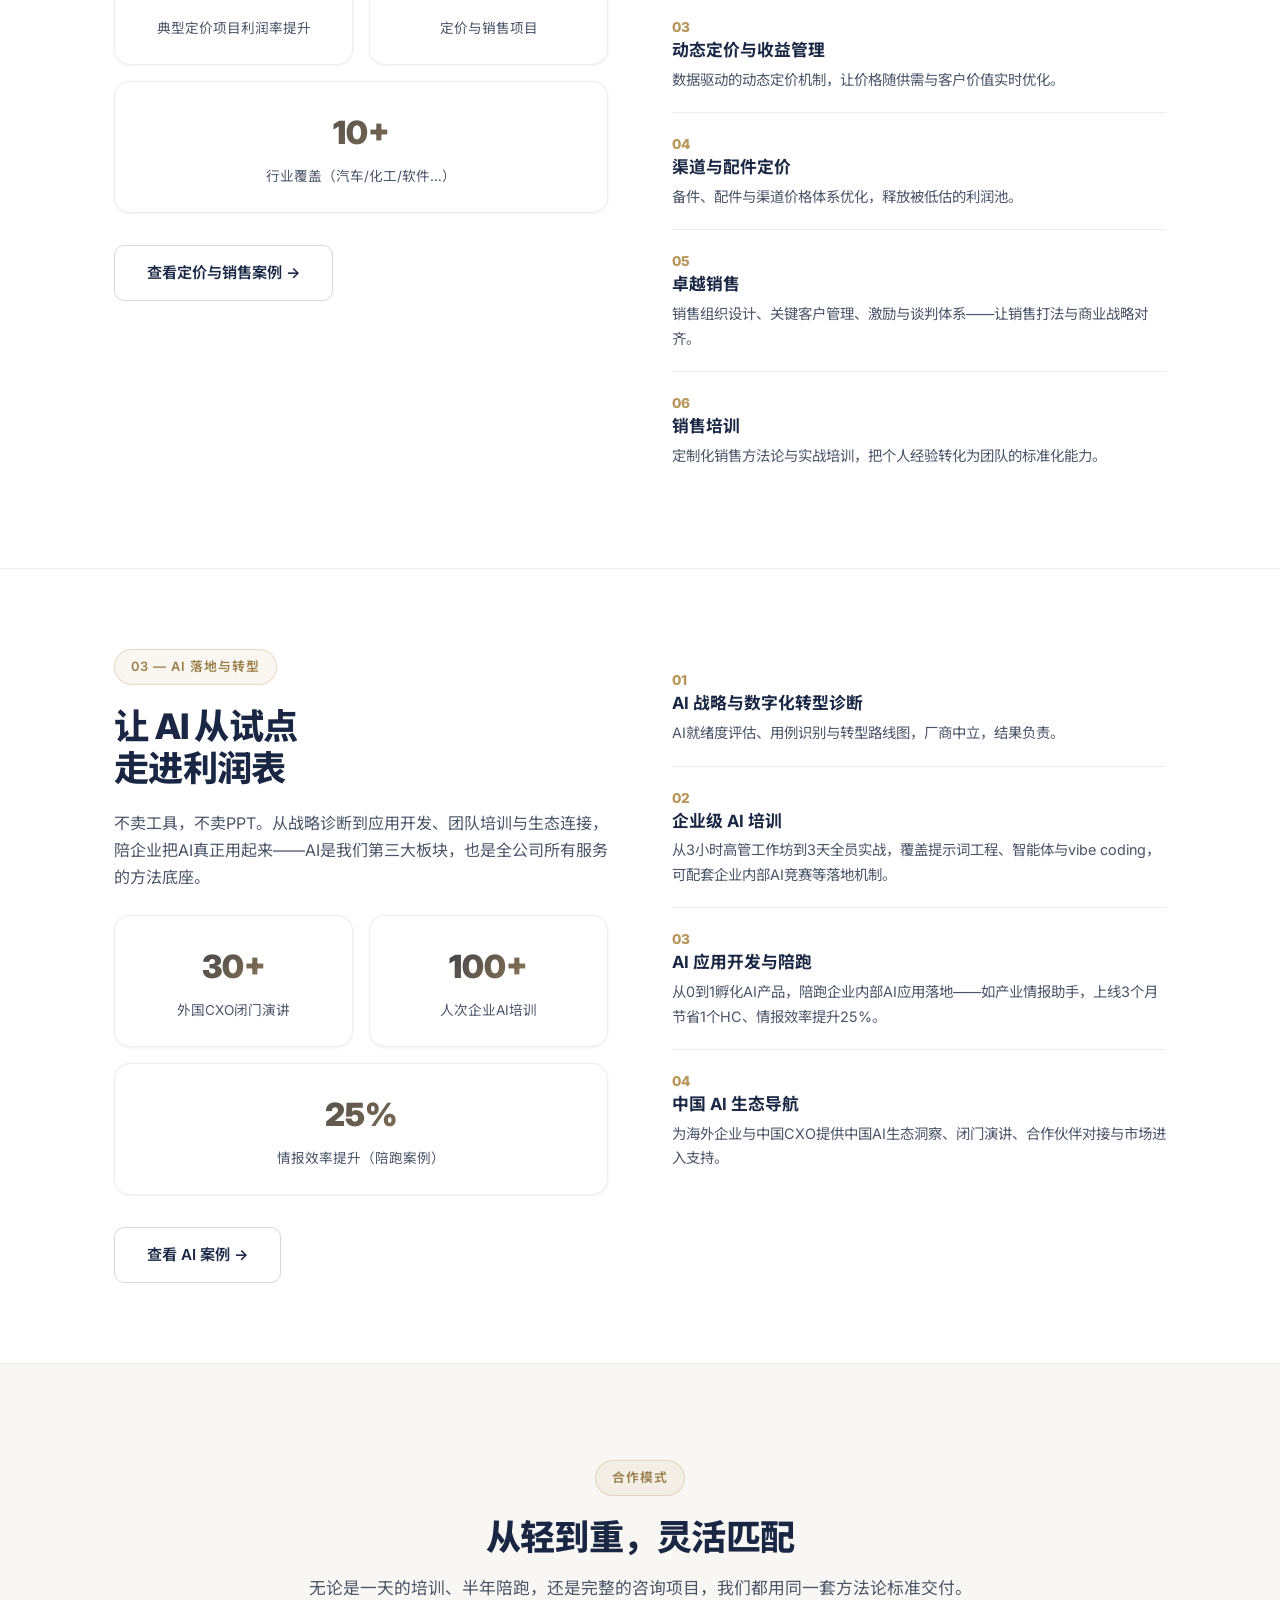
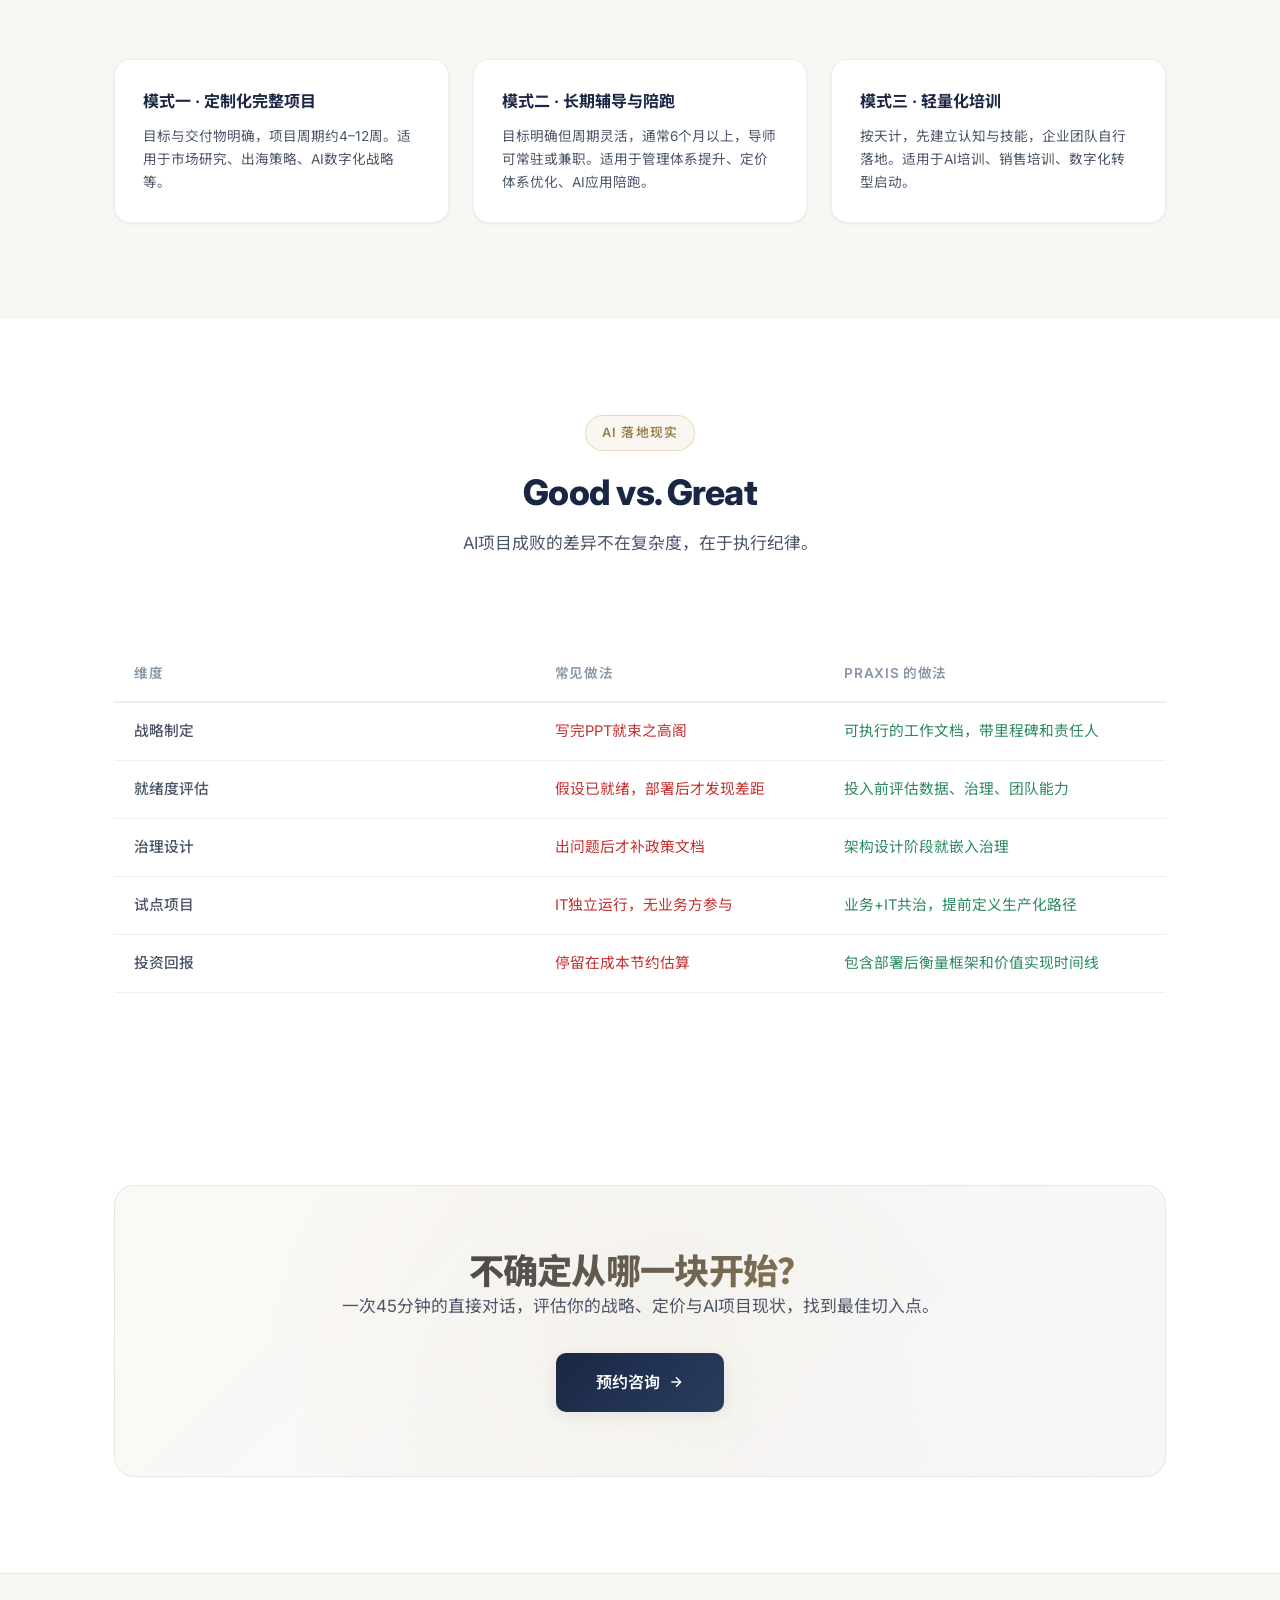
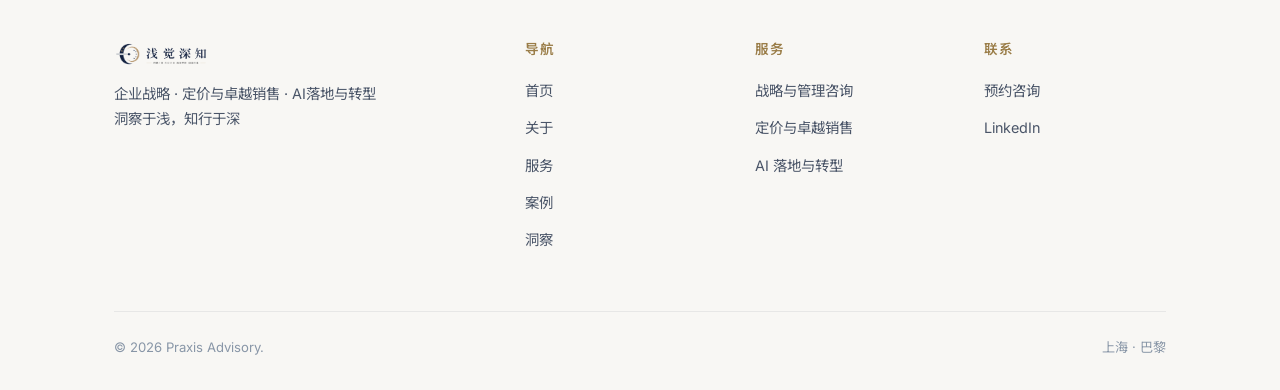
<file: src/services.html>
<!DOCTYPE html>
<html lang="zh-CN">
<head>
<meta charset="UTF-8">
<meta name="viewport" content="width=device-width, initial-scale=1.0">
<title>服务 — 战略 · 定价 · AI | Praxis Advisory</title>
<meta name="description" content="Praxis Advisory 三大专业板块：企业战略与管理咨询、定价与卓越销售、AI落地与转型。源自15年顶级咨询方法论，以可衡量的业务成果为终点。">
<link rel="stylesheet" href="style.css">
<style>
  .service-hero{padding:140px 24px 80px;text-align:center;position:relative;z-index:1;border-bottom:1px solid var(--border);background:linear-gradient(180deg,rgba(184,150,90,0.03) 0%,transparent 100%)}
  .service-section{padding:80px 0;border-bottom:1px solid var(--border)}
  .service-section:last-of-type{border-bottom:none}
  .service-split{display:grid;grid-template-columns:1fr 1fr;gap:64px;align-items:start}
  .service-list{list-style:none}
  .service-list li{padding:20px 0;border-bottom:1px solid var(--border)}
  .service-list li:last-child{border-bottom:none}
  .service-list .num{color:var(--gold);font-weight:800;margin-right:12px;font-size:.85rem}
  .service-list h3{font-size:1.05rem;margin-bottom:6px;color:var(--navy)}
  .service-list p{font-size:.9rem;line-height:1.7}
  .mode-grid{display:grid;grid-template-columns:repeat(3,1fr);gap:24px;margin-top:40px}
  .mode-card{background:var(--card);border:1px solid var(--border);border-radius:16px;padding:28px;box-shadow:var(--shadow-sm);transition:all .3s}
  .mode-card:hover{transform:translateY(-3px);box-shadow:var(--shadow-md)}
  .mode-card h4{color:var(--navy);margin-bottom:10px;font-size:1rem}
  .mode-card p{font-size:.85rem;line-height:1.7}
  .compare-table{width:100%;border-collapse:collapse;margin-top:32px}
  .compare-table th{text-align:left;padding:16px 20px;font-size:.85rem;font-weight:600;border-bottom:2px solid var(--border);color:var(--muted);text-transform:uppercase;letter-spacing:.05em}
  .compare-table td{padding:16px 20px;font-size:.92rem;border-bottom:1px solid var(--border);vertical-align:top}
  .compare-table tr:hover td{background:rgba(184,150,90,0.05)}
  .compare-table .label-col{color:var(--text2);font-weight:500;width:40%}
  .compare-table .bad{color:var(--rose)}
  .compare-table .good{color:var(--emerald)}
  @media(max-width:900px){.service-split{grid-template-columns:1fr;gap:40px}.mode-grid{grid-template-columns:1fr}}
</style>
</head>
<body>
<nav class="nav" id="nav"><div class="nav-inner">
  <a href="index.html" class="nav-logo"><img src="assets/logo-en.png" alt="Praxis Advisory" style="height:38px;" data-lang="en"><img src="assets/logo-cn.png" alt="浅觉深知" style="height:38px;" data-lang="zh"></a>
  <ul class="nav-links" id="navLinks">
    <li><a href="index.html"><span data-lang="zh">首页</span><span data-lang="en">Home</span></a></li>
    <li><a href="about.html"><span data-lang="zh">关于</span><span data-lang="en">About</span></a></li>
    <li><a href="services.html" class="active"><span data-lang="zh">服务</span><span data-lang="en">Services</span></a></li>
    <li><a href="cases.html"><span data-lang="zh">案例</span><span data-lang="en">Cases</span></a></li>
    <li><a href="insights.html"><span data-lang="zh">洞察</span><span data-lang="en">Insights</span></a></li>
    <li><a href="contact.html"><span data-lang="zh">联系</span><span data-lang="en">Contact</span></a></li>
  </ul>
  <div class="nav-cta"><button class="lang-toggle" onclick="toggleLang()" id="langBtn">EN</button><a href="contact.html" class="btn btn-primary"><span data-lang="zh">预约咨询</span><span data-lang="en">Book a Call</span></a></div>
  <button class="nav-toggle" onclick="document.getElementById('navLinks').classList.toggle('open')"><svg viewBox="0 0 24 24" fill="none" stroke="currentColor" stroke-width="2"><path d="M3 12h18M3 6h18M3 18h18"/></svg></button>
</div></nav>

<section class="service-hero">
  <div class="badge"><span data-lang="zh">服务</span><span data-lang="en">Services</span></div>
  <h1 class="gradient-text" style="margin-top:24px;"><span data-lang="zh">三大专业能力<br>一个共同目标：可衡量的增长</span><span data-lang="en">Three Disciplines.<br>One Outcome: Measurable Growth.</span></h1>
  <p class="subtitle" style="max-width:640px;"><span data-lang="zh">企业战略 · 定价与卓越销售 · AI落地与转型。源自15年顶级咨询方法论，不卖工具、不卖PPT，以业务成果为终点。</span><span data-lang="en">Enterprise strategy · Pricing & sales excellence · AI implementation. Built on 15 years of top-tier consulting methodology — ending with outcomes, not decks.</span></p>
</section>

<!-- ============ 01 企业战略与管理咨询 ============ -->
<section class="service-section" id="strategy"><div class="container"><div class="service-split">
  <div>
    <div class="badge" style="margin-bottom:20px;">01 — <span data-lang="zh">企业战略与管理咨询</span><span data-lang="en">Enterprise Strategy & Management Consulting</span></div>
    <h2 style="margin-bottom:20px;"><span data-lang="zh">战略想清楚<br>增长才发生</span><span data-lang="en">Clarity First.<br>Growth Follows.</span></h2>
    <p style="margin-bottom:24px;"><span data-lang="zh">我们系统研究德国隐形冠军背后的成功方法论——聚焦主业、全球化布局、持续创新——并将其提炼成可执行的战略工具，帮助企业在不确定中做出更正确的选择。</span><span data-lang="en">We study the success methodology behind Germany's hidden champions — focus, globalization, relentless innovation — and turn it into executable strategy for companies navigating uncertainty.</span></p>
    <div style="display:flex;gap:16px;flex-wrap:wrap;margin-bottom:32px;">
      <div class="card" style="flex:1;min-width:180px;text-align:center;padding:24px;"><div class="stat-num" style="font-size:2rem;">15+</div><p style="font-size:.85rem;margin-top:4px;"><span data-lang="zh">年咨询经验</span><span data-lang="en">Years of consulting</span></p></div>
      <div class="card" style="flex:1;min-width:180px;text-align:center;padding:24px;"><div class="stat-num" style="font-size:2rem;">40+</div><p style="font-size:.85rem;margin-top:4px;"><span data-lang="zh">战略与商业项目</span><span data-lang="en">Strategy engagements</span></p></div>
      <div class="card" style="flex:1;min-width:180px;text-align:center;padding:24px;"><div class="stat-num" style="font-size:2rem;">中·欧</div><p style="font-size:.85rem;margin-top:4px;"><span data-lang="zh">双市场实战视野</span><span data-lang="en">China &amp; Europe</span></p></div>
    </div>
    <a href="cases.html#strategy" class="btn btn-ghost"><span data-lang="zh">查看战略案例 →</span><span data-lang="en">View Strategy Cases →</span></a>
  </div>
  <div>
    <ul class="service-list">
      <li><div class="num">01</div><h3><span data-lang="zh">企业战略与增长战略</span><span data-lang="en">Corporate &amp; Growth Strategy</span></h3><p><span data-lang="zh">公司层战略、业务组合与增长路径设计，回答"做什么、不做什么、何时做"。</span><span data-lang="en">Corporate strategy, portfolio and growth path design — what to do, what not to do, and when.</span></p></li>
      <li><div class="num">02</div><h3><span data-lang="zh">企业管理咨询</span><span data-lang="en">Management Consulting</span></h3><p><span data-lang="zh">组织设计、流程优化与运营绩效提升，让战略在组织里真正运转起来。</span><span data-lang="en">Organization design, process optimization and operating performance — making strategy work inside the organization.</span></p></li>
      <li><div class="num">03</div><h3><span data-lang="zh">市场进入与国际化</span><span data-lang="en">Market Entry &amp; Internationalization</span></h3><p><span data-lang="zh">中国市场进入、欧洲市场拓展与全球化布局，融入"隐形冠军"成长方法论研究。</span><span data-lang="en">China market entry, European expansion and global footprint, informed by hidden-champion methodology.</span></p></li>
      <li><div class="num">04</div><h3><span data-lang="zh">商业尽职调查与并购支持</span><span data-lang="en">Commercial Due Diligence &amp; M&amp;A</span></h3><p><span data-lang="zh">交易前商业尽调、协同效应评估与投后整合，用数据降低并购风险。</span><span data-lang="en">Pre-deal commercial due diligence, synergy assessment and post-merger integration.</span></p></li>
      <li><div class="num">05</div><h3><span data-lang="zh">绩效提升与转型</span><span data-lang="en">Performance &amp; Transformation</span></h3><p><span data-lang="zh">经销商网络优化、运营重组与转型路线图，把"应该做"变成"正在做"。</span><span data-lang="en">Dealer network optimization, restructuring roadmaps and transformation — from "should do" to "doing".</span></p></li>
    </ul>
  </div>
</div></div></section>

<!-- ============ 02 定价与卓越销售 ============ -->
<section class="service-section" id="pricing"><div class="container"><div class="service-split">
  <div>
    <div class="badge" style="margin-bottom:20px;">02 — <span data-lang="zh">定价与卓越销售</span><span data-lang="en">Pricing &amp; Sales Excellence</span></div>
    <h2 style="margin-bottom:20px;"><span data-lang="zh">利润，是设计出来的</span><span data-lang="en">Profit Is Designed,<br>Not Discovered</span></h2>
    <p style="margin-bottom:24px;"><span data-lang="zh">价值导向定价 + 数据驱动方法论：先看清客户愿意为什么付费，再设计价格体系、销售打法与组织激励，让每一单都更赚钱。</span><span data-lang="en">Value-based pricing and data-driven methods: understand what customers will pay for, then design the price architecture, sales playbook and incentives that make every deal more profitable.</span></p>
    <div style="display:flex;gap:16px;flex-wrap:wrap;margin-bottom:32px;">
      <div class="card" style="flex:1;min-width:180px;text-align:center;padding:24px;"><div class="stat-num" style="font-size:2rem;">3–5%</div><p style="font-size:.85rem;margin-top:4px;"><span data-lang="zh">典型定价项目利润率提升</span><span data-lang="en">Typical margin uplift</span></p></div>
      <div class="card" style="flex:1;min-width:180px;text-align:center;padding:24px;"><div class="stat-num" style="font-size:2rem;">10+</div><p style="font-size:.85rem;margin-top:4px;"><span data-lang="zh">定价与销售项目</span><span data-lang="en">Pricing &amp; sales projects</span></p></div>
      <div class="card" style="flex:1;min-width:180px;text-align:center;padding:24px;"><div class="stat-num" style="font-size:2rem;">10+</div><p style="font-size:.85rem;margin-top:4px;"><span data-lang="zh">行业覆盖（汽车/化工/软件…）</span><span data-lang="en">Industries served</span></p></div>
    </div>
    <a href="cases.html#pricing" class="btn btn-ghost"><span data-lang="zh">查看定价与销售案例 →</span><span data-lang="en">View Pricing Cases →</span></a>
  </div>
  <div>
    <ul class="service-list">
      <li><div class="num">01</div><h3><span data-lang="zh">价值导向定价与新品定价</span><span data-lang="en">Value-Based &amp; Launch Pricing</span></h3><p><span data-lang="zh">基于客户价值认知的新品定价与价格体系设计，让价格匹配价值。</span><span data-lang="en">New-product and price-architecture design anchored in customer-perceived value.</span></p></li>
      <li><div class="num">02</div><h3><span data-lang="zh">价格提升与利润恢复</span><span data-lang="en">Price Increase &amp; Margin Recovery</span></h3><p><span data-lang="zh">系统性提价与利润恢复计划，管理客户感知与销售抵触，典型项目利润率提升3–5%。</span><span data-lang="en">Systematic price increase and margin recovery, managing customer perception and sales pushback — 3–5% margin uplift on typical engagements.</span></p></li>
      <li><div class="num">03</div><h3><span data-lang="zh">动态定价与收益管理</span><span data-lang="en">Dynamic Pricing &amp; Revenue Management</span></h3><p><span data-lang="zh">数据驱动的动态定价机制，让价格随供需与客户价值实时优化。</span><span data-lang="en">Data-driven dynamic pricing that optimizes in response to demand and customer value.</span></p></li>
      <li><div class="num">04</div><h3><span data-lang="zh">渠道与配件定价</span><span data-lang="en">Channel &amp; Spare Parts Pricing</span></h3><p><span data-lang="zh">备件、配件与渠道价格体系优化，释放被低估的利润池。</span><span data-lang="en">Spare parts, accessories and channel pricing optimization — unlocking under-monetized profit pools.</span></p></li>
      <li><div class="num">05</div><h3><span data-lang="zh">卓越销售</span><span data-lang="en">Sales Excellence</span></h3><p><span data-lang="zh">销售组织设计、关键客户管理、激励与谈判体系——让销售打法与商业战略对齐。</span><span data-lang="en">Sales organization design, key account management, incentives and negotiation systems — aligned with commercial strategy.</span></p></li>
      <li><div class="num">06</div><h3><span data-lang="zh">销售培训</span><span data-lang="en">Sales Training</span></h3><p><span data-lang="zh">定制化销售方法论与实战培训，把个人经验转化为团队的标准化能力。</span><span data-lang="en">Customized sales methodology and hands-on training — turning individual experience into standard team capability.</span></p></li>
    </ul>
  </div>
</div></div></section>

<!-- ============ 03 AI 落地与转型 ============ -->
<section class="service-section" id="ai"><div class="container"><div class="service-split">
  <div>
    <div class="badge" style="margin-bottom:20px;">03 — <span data-lang="zh">AI 落地与转型</span><span data-lang="en">AI Implementation &amp; Transformation</span></div>
    <h2 style="margin-bottom:20px;"><span data-lang="zh">让 AI 从试点<br>走进利润表</span><span data-lang="en">Take AI From Pilot<br>to P&amp;L</span></h2>
    <p style="margin-bottom:24px;"><span data-lang="zh">不卖工具，不卖PPT。从战略诊断到应用开发、团队培训与生态连接，陪企业把AI真正用起来——AI是我们第三大板块，也是全公司所有服务的方法底座。</span><span data-lang="en">No tools. No decks. From strategic diagnosis to application development, team training and ecosystem connectivity — we help companies actually use AI. AI is our third pillar, and the methodological foundation for everything we do.</span></p>
    <div style="display:flex;gap:16px;flex-wrap:wrap;margin-bottom:32px;">
      <div class="card" style="flex:1;min-width:180px;text-align:center;padding:24px;"><div class="stat-num" style="font-size:2rem;">30+</div><p style="font-size:.85rem;margin-top:4px;"><span data-lang="zh">外国CXO闭门演讲</span><span data-lang="en">Foreign CXOs briefed</span></p></div>
      <div class="card" style="flex:1;min-width:180px;text-align:center;padding:24px;"><div class="stat-num" style="font-size:2rem;">100+</div><p style="font-size:.85rem;margin-top:4px;"><span data-lang="zh">人次企业AI培训</span><span data-lang="en">Trainees (single program)</span></p></div>
      <div class="card" style="flex:1;min-width:180px;text-align:center;padding:24px;"><div class="stat-num" style="font-size:2rem;">25%</div><p style="font-size:.85rem;margin-top:4px;"><span data-lang="zh">情报效率提升（陪跑案例）</span><span data-lang="en">Intelligence efficiency gain</span></p></div>
    </div>
    <a href="cases.html#ai" class="btn btn-ghost"><span data-lang="zh">查看 AI 案例 →</span><span data-lang="en">View AI Cases →</span></a>
  </div>
  <div>
    <ul class="service-list">
      <li><div class="num">01</div><h3><span data-lang="zh">AI 战略与数字化转型诊断</span><span data-lang="en">AI Strategy &amp; Digital Transformation</span></h3><p><span data-lang="zh">AI就绪度评估、用例识别与转型路线图，厂商中立，结果负责。</span><span data-lang="en">AI readiness assessment, use-case identification and transformation roadmap. Vendor-neutral, outcome-accountable.</span></p></li>
      <li><div class="num">02</div><h3><span data-lang="zh">企业级 AI 培训</span><span data-lang="en">Enterprise AI Training</span></h3><p><span data-lang="zh">从3小时高管工作坊到3天全员实战，覆盖提示词工程、智能体与vibe coding，可配套企业内部AI竞赛等落地机制。</span><span data-lang="en">From 3-hour executive workshops to 3-day company-wide bootcamps — prompt engineering, agents, vibe coding, plus internal AI contests to sustain momentum.</span></p></li>
      <li><div class="num">03</div><h3><span data-lang="zh">AI 应用开发与陪跑</span><span data-lang="en">AI Application Development &amp; Co-piloting</span></h3><p><span data-lang="zh">从0到1孵化AI产品，陪跑企业内部AI应用落地——如产业情报助手，上线3个月节省1个HC、情报效率提升25%。</span><span data-lang="en">Incubating AI products from 0 to 1 and co-piloting internal AI applications — e.g. an industry-intelligence assistant that saved one headcount and lifted efficiency by 25% in 3 months.</span></p></li>
      <li><div class="num">04</div><h3><span data-lang="zh">中国 AI 生态导航</span><span data-lang="en">China AI Ecosystem Navigation</span></h3><p><span data-lang="zh">为海外企业与中国CXO提供中国AI生态洞察、闭门演讲、合作伙伴对接与市场进入支持。</span><span data-lang="en">China AI ecosystem briefings, closed-door talks for CXOs, partner matching and market-entry support for global firms.</span></p></li>
    </ul>
  </div>
</div></div></section>

<!-- 服务模式：由重到轻 -->
<section class="section-pad" style="background:var(--bg2);"><div class="container">
  <div class="section-header">
    <div class="badge"><span data-lang="zh">合作模式</span><span data-lang="en">Engagement Models</span></div>
    <h2><span data-lang="zh">从轻到重，灵活匹配</span><span data-lang="en">From Light to Heavy — a Model for Every Stage</span></h2>
    <p><span data-lang="zh">无论是一天的培训、半年陪跑，还是完整的咨询项目，我们都用同一套方法论标准交付。</span><span data-lang="en">From a one-day workshop to a six-month co-pilot to a full consulting engagement — delivered with the same methodological rigor.</span></p>
  </div>
  <div class="mode-grid">
    <div class="mode-card"><h4><span data-lang="zh">模式一 · 定制化完整项目</span><span data-lang="en">Model 1 · Full Custom Engagement</span></h4><p><span data-lang="zh">目标与交付物明确，项目周期约4–12周。适用于市场研究、出海策略、AI数字化战略等。</span><span data-lang="en">Clear objectives and deliverables, typically 4–12 weeks. Market research, go-global strategy, AI &amp; digital strategy.</span></p></div>
    <div class="mode-card"><h4><span data-lang="zh">模式二 · 长期辅导与陪跑</span><span data-lang="en">Model 2 · Long-term Co-piloting</span></h4><p><span data-lang="zh">目标明确但周期灵活，通常6个月以上，导师可常驻或兼职。适用于管理体系提升、定价体系优化、AI应用陪跑。</span><span data-lang="en">Clear goals, flexible timeline — typically 6+ months with embedded or part-time advisors. Management systems, pricing systems, AI co-piloting.</span></p></div>
    <div class="mode-card"><h4><span data-lang="zh">模式三 · 轻量化培训</span><span data-lang="en">Model 3 · Lightweight Training</span></h4><p><span data-lang="zh">按天计，先建立认知与技能，企业团队自行落地。适用于AI培训、销售培训、数字化转型启动。</span><span data-lang="en">Day-based, building awareness and skills your team applies independently. AI training, sales training, digital transformation kickoffs.</span></p></div>
  </div>
</div></section>

<!-- AI 落地 Good vs Great -->
<section class="section-pad"><div class="container">
  <div class="section-header">
    <div class="badge"><span data-lang="zh">AI 落地现实</span><span data-lang="en">AI Reality Check</span></div>
    <h2><span data-lang="zh">Good vs. Great</span><span data-lang="en">Good vs. Great</span></h2>
    <p><span data-lang="zh">AI项目成败的差异不在复杂度，在于执行纪律。</span><span data-lang="en">The difference isn't complexity — it's execution discipline.</span></p>
  </div>
  <div style="overflow-x:auto;">
    <table class="compare-table">
      <thead><tr><th><span data-lang="zh">维度</span><span data-lang="en">Dimension</span></th><th><span data-lang="zh">常见做法</span><span data-lang="en">Typical Approach</span></th><th><span data-lang="zh">Praxis 的做法</span><span data-lang="en">Praxis Approach</span></th></tr></thead>
      <tbody>
        <tr><td class="label-col"><span data-lang="zh">战略制定</span><span data-lang="en">Strategy</span></td><td class="bad"><span data-lang="zh">写完PPT就束之高阁</span><span data-lang="en">Deck written, then shelved</span></td><td class="good"><span data-lang="zh">可执行的工作文档，带里程碑和责任人</span><span data-lang="en">Working document with milestones and owners</span></td></tr>
        <tr><td class="label-col"><span data-lang="zh">就绪度评估</span><span data-lang="en">Readiness</span></td><td class="bad"><span data-lang="zh">假设已就绪，部署后才发现差距</span><span data-lang="en">Assumed ready, gaps surface in production</span></td><td class="good"><span data-lang="zh">投入前评估数据、治理、团队能力</span><span data-lang="en">Assessed before a dollar is committed</span></td></tr>
        <tr><td class="label-col"><span data-lang="zh">治理设计</span><span data-lang="en">Governance</span></td><td class="bad"><span data-lang="zh">出问题后才补政策文档</span><span data-lang="en">Policy issued after complaints</span></td><td class="good"><span data-lang="zh">架构设计阶段就嵌入治理</span><span data-lang="en">Designed into architecture before deployment</span></td></tr>
        <tr><td class="label-col"><span data-lang="zh">试点项目</span><span data-lang="en">Pilots</span></td><td class="bad"><span data-lang="zh">IT独立运行，无业务方参与</span><span data-lang="en">IT-owned, no business co-ownership</span></td><td class="good"><span data-lang="zh">业务+IT共治，提前定义生产化路径</span><span data-lang="en">Business + IT co-owned, production path defined upfront</span></td></tr>
        <tr><td class="label-col"><span data-lang="zh">投资回报</span><span data-lang="en">ROI</span></td><td class="bad"><span data-lang="zh">停留在成本节约估算</span><span data-lang="en">Stops at cost savings estimates</span></td><td class="good"><span data-lang="zh">包含部署后衡量框架和价值实现时间线</span><span data-lang="en">Post-deployment measurement plan included</span></td></tr>
      </tbody>
    </table>
  </div>
</div></section>

<section class="section-pad"><div class="container">
  <div class="cta-banner" style="background:linear-gradient(135deg,rgba(184,150,90,0.06),rgba(26,39,68,0.04));border:1px solid var(--border);border-radius:20px;padding:64px;text-align:center;position:relative;overflow:hidden;">
    <div style="position:absolute;inset:0;background:radial-gradient(circle at 50% 50%,rgba(184,150,90,0.06),transparent 70%);"></div>
    <h2 class="gradient-text" style="position:relative;"><span data-lang="zh">不确定从哪一块开始？</span><span data-lang="en">Not Sure Where to Start?</span></h2>
    <p style="color:var(--text2);font-size:1.05rem;position:relative;margin-bottom:32px;"><span data-lang="zh">一次45分钟的直接对话，评估你的战略、定价与AI项目现状，找到最佳切入点。</span><span data-lang="en">A 45-minute direct conversation to assess where your strategy, pricing and AI programs stand — and where to start.</span></p>
    <a href="contact.html" class="btn btn-primary" style="position:relative;font-size:1rem;padding:16px 40px;"><span data-lang="zh">预约咨询</span><span data-lang="en">Book a Call</span><svg viewBox="0 0 24 24" fill="none" stroke="currentColor" stroke-width="2"><path d="M5 12h14M12 5l7 7-7 7"/></svg></a>
  </div>
</div></section>

<footer class="footer"><div class="container"><div class="footer-grid">
  <div class="footer-brand"><a href="index.html" class="nav-logo" style="margin-bottom:8px;"><img src="assets/logo-en.png" alt="Praxis Advisory" style="height:32px;" data-lang="en"><img src="assets/logo-cn.png" alt="浅觉深知" style="height:32px;" data-lang="zh"></a><p><span data-lang="zh">企业战略 · 定价与卓越销售 · AI落地与转型<br>洞察于浅，知行于深</span><span data-lang="en">Enterprise Strategy · Pricing &amp; Sales Excellence · AI Transformation<br>From Insight to Execution</span></p></div>
  <div><h4><span data-lang="zh">导航</span><span data-lang="en">Nav</span></h4><ul><li><a href="index.html"><span data-lang="zh">首页</span><span data-lang="en">Home</span></a></li><li><a href="about.html"><span data-lang="zh">关于</span><span data-lang="en">About</span></a></li><li><a href="services.html"><span data-lang="zh">服务</span><span data-lang="en">Services</span></a></li><li><a href="cases.html"><span data-lang="zh">案例</span><span data-lang="en">Cases</span></a></li><li><a href="insights.html"><span data-lang="zh">洞察</span><span data-lang="en">Insights</span></a></li></ul></div>
  <div><h4><span data-lang="zh">服务</span><span data-lang="en">Services</span></h4><ul><li><a href="services.html#strategy"><span data-lang="zh">战略与管理咨询</span><span data-lang="en">Strategy &amp; Mgmt</span></a></li><li><a href="services.html#pricing"><span data-lang="zh">定价与卓越销售</span><span data-lang="en">Pricing &amp; Sales</span></a></li><li><a href="services.html#ai"><span data-lang="zh">AI 落地与转型</span><span data-lang="en">AI Transformation</span></a></li></ul></div>
  <div><h4><span data-lang="zh">联系</span><span data-lang="en">Contact</span></h4><ul><li><a href="contact.html"><span data-lang="zh">预约咨询</span><span data-lang="en">Book a Call</span></a></li><li><a href="https://www.linkedin.com/in/alexandre-lu/" target="_blank">LinkedIn</a></li></ul></div>
</div><div class="footer-bottom"><span>© 2026 Praxis Advisory.</span><span><span data-lang="zh">上海 · 巴黎</span><span data-lang="en">Shanghai · Paris</span></span></div></div></footer>

<script>
window.addEventListener('scroll',()=>{document.getElementById('nav').classList.toggle('scrolled',window.scrollY>40)});
let currentLang='zh';
function toggleLang(){currentLang=currentLang==='zh'?'en':'zh';document.body.classList.toggle('lang-en',currentLang==='en');document.getElementById('langBtn').textContent=currentLang==='zh'?'EN':'中';document.documentElement.lang=currentLang==='zh'?'zh-CN':'en'}
</script>
</body></html>
</file>
<file: docs/style.css>
/* ============================================
   Praxis Advisory — Global Stylesheet
   Light theme · Navy + Gold · High contrast
   ============================================ */

/* ===== Noto Serif SC（自托管子集化 · 方案C标题/D强调专用） ===== */
@font-face{
  font-family:'Noto Serif SC'; font-style:normal; font-weight:600;
  font-display:swap; src:url('assets/fonts/noto-serif-sc-600.woff2') format('woff2');
}
@font-face{
  font-family:'Noto Serif SC'; font-style:normal; font-weight:700;
  font-display:swap; src:url('assets/fonts/noto-serif-sc-700.woff2') format('woff2');
}


:root {
  --bg: #ffffff;
  --bg2: #f8f7f4;
  --bg3: #f0eee9;
  --card: #ffffff;
  --card-hover: #faf9f6;
  --border: rgba(26,39,68,0.08);
  --border-hover: rgba(26,39,68,0.18);
  --navy: #1a2744;
  --navy-light: #2a3d5e;
  --gold: #b8965a;
  --gold-light: #c9a96e;
  --gold-dark: #856c3e;
  --text: #1a2744;
  --text2: #4a5568;
  --muted: #65748a;
  --emerald: #2d8a5e;
  --serif:'Noto Serif SC','Songti SC','STSong',STSong,SimSun,serif;
  --rose: #c53030;
  --purple: #6d4fd8;
  --amber: #b45309;
  --shadow-sm: 0 1px 3px rgba(26,39,68,0.06);
  --shadow-md: 0 4px 16px rgba(26,39,68,0.08);
  --shadow-lg: 0 8px 32px rgba(26,39,68,0.12);
}

* { margin:0; padding:0; box-sizing:border-box; }
html { scroll-behavior: smooth; }
body {
  font-family: 'Inter','PingFang SC','HarmonyOS Sans SC','MiSans','Microsoft YaHei','Noto Sans SC',sans-serif;
  background: var(--bg);
  color: var(--text);
  line-height: 1.7;
  overflow-x: hidden;
}

/* ===== Utility ===== */
.container { position:relative; max-width:1100px; margin:0 auto; padding:0 24px; z-index:1; }
.section-pad { padding:96px 0; }
.text-center { text-align:center; }

/* ===== Client portfolio ===== */
.client-portfolio { background:var(--bg2); }
.client-intro { max-width:650px; margin:0 auto 44px; text-align:center; }
.client-marquee { overflow:hidden; margin:12px -24px; padding:4px 0; }
.client-track { display:flex; width:max-content; animation:client-slide var(--client-speed) linear infinite; animation-delay:var(--client-delay, 0s); }
.client-marquee--reverse .client-track { animation-direction:reverse; }
.client-marquee:hover .client-track { animation-play-state:paused; }
.client-logo-group { display:flex; gap:12px; padding-right:12px; }
@keyframes client-slide { from { transform:translateX(0); } to { transform:translateX(-50%); } }
.client-logo {
  width:188px; min-height:92px; flex:none; padding:18px 20px; border:1px solid var(--border);
  border-radius:12px; background:var(--card); display:flex;
  align-items:center; justify-content:center; box-shadow:var(--shadow-sm);
  transition:transform .25s ease, box-shadow .25s ease, border-color .25s ease;
}
.client-logo:hover { transform:translateY(-3px); box-shadow:var(--shadow-md); border-color:var(--border-hover); }
.client-logo img { display:block; max-width:100%; max-height:46px; object-fit:contain; }
.client-logo--gov { flex-direction:column; gap:6px; padding:12px; }
.client-seal {
  width:32px; height:32px; border-radius:8px; background:#ac3f33; color:#fff;
  font-family:"Songti SC","STSong",STSong,SimSun,"Noto Serif SC",serif; font-size:18px; line-height:32px; text-align:center;
  box-shadow:inset 0 0 0 1px rgba(255,255,255,.7);
}
.client-city { font-size:.72rem; font-weight:700; color:var(--navy); letter-spacing:.04em; }
.client-note { margin-top:20px; text-align:center; color:var(--muted); font-size:.78rem; }

/* ===== Typography ===== */
h1 { font-family:var(--serif); font-size:3.6rem; font-weight:700; letter-spacing:.01em; line-height:1.25; }
h2 { font-family:var(--serif); font-size:2.2rem; font-weight:700; letter-spacing:.01em; line-height:1.35; }
h3 { font-family:var(--serif); font-size:1.3rem; font-weight:600; line-height:1.45; }
p  { color: var(--text2); font-size:1rem; }

.gradient-text {
  background: linear-gradient(135deg, var(--navy) 0%, var(--gold) 100%);
  -webkit-background-clip: text;
  -webkit-text-fill-color: transparent;
}

/* ===== 标题渐变关键词（方案C） ===== */
.hl{
  font-style:normal;
  background:linear-gradient(135deg, var(--navy) 25%, var(--gold) 130%);
  -webkit-background-clip:text; background-clip:text; -webkit-text-fill-color:transparent;
}
/* ===== 正文强调：宋体+金（方案D） ===== */
.em{ font-family:var(--serif); font-style:normal; font-weight:700; color:var(--gold-dark); }

/* ===== Badge / Chip ===== */
.badge {
  display:inline-block; padding:6px 16px; border-radius:20px;
  border:1px solid rgba(184,150,90,0.3); background:rgba(184,150,90,0.08);
  color:var(--gold-dark); font-size:.8rem; font-weight:600;
  letter-spacing:.08em; text-transform:uppercase;
}

/* ===== Buttons ===== */
.btn {
  display:inline-flex; align-items:center; gap:8px;
  padding:14px 32px; border-radius:10px; font-size:.95rem; font-weight:600;
  text-decoration:none; transition:all .3s; cursor:pointer; border:none;
  font-family:inherit;
}
.btn-primary {
  background: linear-gradient(135deg, var(--navy), var(--navy-light));
  color:#fff; box-shadow:var(--shadow-md);
}
.btn-primary:hover {
  transform:translateY(-2px);
  box-shadow:var(--shadow-lg);
}
.btn-ghost {
  background:transparent; color:var(--navy);
  border:1.5px solid var(--border-hover);
}
.btn-ghost:hover {
  background:var(--navy); color:#fff; border-color:var(--navy);
}
.btn svg { width:16px; height:16px; }

/* ===== Navigation ===== */
.nav {
  position:fixed; top:0; left:0; right:0; z-index:100;
  background:rgba(255,255,255,0.92); backdrop-filter:blur(20px) saturate(1.4);
  border-bottom:1px solid var(--border);
  transition: all .3s;
}
.nav.scrolled { box-shadow:var(--shadow-sm); }
.nav-inner {
  max-width:1100px; margin:0 auto; padding:0 24px;
  display:flex; align-items:center; justify-content:space-between; height:72px;
}
.nav-logo {
  font-size:1.05rem; font-weight:800; text-decoration:none; color:var(--navy);
  letter-spacing:-.01em; display:flex; align-items:center; gap:10px;
}
.nav-logo img { height:40px; width:auto; }
.nav-links { display:flex; gap:32px; list-style:none; }
.nav-links a {
  color:var(--text2); text-decoration:none; font-size:.9rem; font-weight:500;
  transition:color .2s; position:relative;
}
.nav-links a:hover, .nav-links a.active { color:var(--navy); }
.nav-links a::after {
  content:''; position:absolute; bottom:-4px; left:0; width:0; height:2px;
  background:linear-gradient(90deg, var(--gold), var(--gold-light));
  transition:width .3s;
}
.nav-links a:hover::after, .nav-links a.active::after { width:100%; }
.nav-cta { display:flex; align-items:center; gap:12px; }
.nav-cta .btn { padding:10px 22px; font-size:.85rem; }

/* Lang toggle */
.lang-toggle {
  display:flex; align-items:center; gap:6px;
  padding:6px 14px; border-radius:8px; cursor:pointer;
  border:1.5px solid rgba(184,150,90,0.25); background:rgba(184,150,90,0.06);
  color:var(--gold-dark); font-size:.82rem; font-weight:600;
  transition:all .2s; font-family:inherit;
}
.lang-toggle:hover { border-color:var(--gold); background:rgba(184,150,90,0.12); }

/* Mobile menu */
.nav-toggle { display:none; background:none; border:none; color:var(--navy); cursor:pointer; padding:8px; }
.nav-toggle svg { width:24px; height:24px; }

/* ===== Hero ===== */
.hero {
  position:relative; text-align:center;
  padding:160px 24px 100px;
  border-bottom:1px solid var(--border);
  background:linear-gradient(180deg,var(--bg2) 0%,var(--bg) 100%);
  z-index:1;
}
.hero h1 { margin-bottom:20px; }
.hero .subtitle {
  font-size:1.2rem; color:var(--text2); max-width:680px;
  margin:0 auto 40px; font-weight:400; line-height:1.8;
}
.hero .stats {
  display:flex; justify-content:center; gap:56px; flex-wrap:wrap; margin-top:48px;
}
.stat { text-align:center; }
.stat-num {
  font-size:2.6rem; font-weight:800; font-variant-numeric:tabular-nums;
  background:linear-gradient(135deg,var(--navy),var(--gold));
  -webkit-background-clip:text; -webkit-text-fill-color:transparent;
}
.stat-label {
  font-size:.8rem; color:var(--muted); margin-top:4px;
  text-transform:uppercase; letter-spacing:.05em;
}

/* ===== Hero 副标题（各页统一：盒子居中 + 统一样式） ===== */
.subtitle{margin:0 auto;font-size:1.2rem;line-height:1.8;color:var(--text2)}

/* ===== Cards ===== */
.card-grid {
  display:grid; grid-template-columns:repeat(auto-fit, minmax(320px, 1fr));
  gap:24px; margin-top:48px;
}
.card {
  background:var(--card); border:1px solid var(--border);
  border-radius:16px; padding:32px; transition:all .3s ease;
  position:relative; box-shadow:var(--shadow-sm);
}
.card:hover {
  border-color:var(--border-hover); background:var(--card-hover);
  transform:translateY(-3px); box-shadow:var(--shadow-md);
}
.card-icon {
  width:52px; height:52px; border-radius:14px;
  display:flex; align-items:center; justify-content:center;
  font-size:1.5rem; margin-bottom:20px;
}
.card-icon svg { width:24px; height:24px; }

/* ===== 小标签（案例/服务卡片分类） ===== */
.tag {
  display:inline-block; font-size:.72rem; padding:4px 10px; border-radius:6px;
  font-weight:600; letter-spacing:.04em; line-height:1.5;
}
.tag--gold  { background:rgba(184,150,90,0.08); color:var(--gold-dark); border:1px solid rgba(184,150,90,0.2); }
.tag--navy  { background:rgba(26,39,68,0.08);   color:var(--navy);      border:1px solid rgba(26,39,68,0.18); }
.tag--green { background:rgba(45,138,94,0.08);  color:var(--emerald);   border:1px solid rgba(45,138,94,0.2); }

/* ===== 标题前小图标（h3 级别） ===== */
.h3-icon {
  display:inline-flex; align-items:center; justify-content:center;
  width:34px; height:34px; border-radius:10px; margin-right:10px;
  vertical-align:middle; flex-shrink:0;
}
.h3-icon svg { width:18px; height:18px; }

/* ===== 屏幕阅读器专用文本 ===== */
.sr-only {
  position:absolute; width:1px; height:1px; padding:0; margin:-1px;
  overflow:hidden; clip:rect(0 0 0 0); white-space:nowrap; border:0;
}
.card h3 { margin-bottom:12px; color:var(--navy); }
.card p { font-size:.92rem; line-height:1.75; }
.card-link {
  display:inline-flex; align-items:center; gap:6px;
  margin-top:20px; color:var(--gold-dark); font-size:.88rem; font-weight:600;
  text-decoration:none; transition:gap .2s;
}
.card-link:hover { gap:10px; color:var(--gold); }

/* ===== Section Headers ===== */
.section-header {
  text-align:center; max-width:700px; margin:0 auto 56px;
}
.section-header .badge { margin-bottom:20px; }
.section-header h2 { margin-bottom:16px; }
.section-header p { font-size:1.05rem; margin-left:auto; margin-right:auto; }


/* ===== 首页左右分栏模块（图文交替） ===== */
.split-grid{display:grid;grid-template-columns:1fr 1fr;gap:clamp(36px,5vw,72px);align-items:stretch}
.split-copy{order:2}
.split-visual{order:1}
.split-grid--rev .split-copy{order:1}
.split-grid--rev .split-visual{order:2}
.split-copy .badge{margin-bottom:20px}
.split-copy h2{margin-bottom:16px;text-align:left}
.split-p{font-size:1.02rem;line-height:1.85;color:var(--text2)}
.split-visual{display:flex;align-items:center;justify-content:center;background:linear-gradient(165deg,#ffffff 0%,var(--bg2) 100%);border:1px solid var(--border);border-radius:20px;padding:clamp(20px,3vw,36px);box-shadow:var(--shadow-sm)}
.split-visual svg{width:100%;height:auto;max-height:100%;display:block}
.point-list{margin-top:26px;display:flex;flex-direction:column;gap:12px}
.point{display:flex;gap:16px;align-items:flex-start;background:var(--card);border:1px solid var(--border);border-radius:14px;padding:16px 20px;transition:transform .25s ease,box-shadow .25s ease,border-color .25s ease}
.point:hover{transform:translateY(-2px);box-shadow:var(--shadow-md);border-color:var(--border-hover)}
.point-num{font-size:1.55rem;font-weight:800;line-height:1.2;min-width:74px;padding-top:2px;background:linear-gradient(135deg,var(--navy),var(--gold));-webkit-background-clip:text;background-clip:text;-webkit-text-fill-color:transparent;font-variant-numeric:tabular-nums}
.point-body{flex:1}
.point-body h3{font-size:1rem;margin-bottom:4px;color:var(--navy)}
.point-body p{font-size:.87rem;line-height:1.7}
.point-icon{width:42px;height:42px;border-radius:12px;display:flex;align-items:center;justify-content:center;flex-shrink:0}
.point-icon svg{width:21px;height:21px}
a.point{text-decoration:none;color:inherit}
@media(max-width:900px){
  .split-grid{grid-template-columns:1fr;gap:36px}
  .split-copy,.split-visual{order:0}
  .split-visual{max-width:520px;margin:0 auto}
}

/* ===== Timeline ===== */
.timeline { position:relative; padding-left:40px; margin-top:48px; }
.timeline::before {
  content:''; position:absolute; left:15px; top:0; bottom:0; width:2px;
  background:linear-gradient(180deg,var(--gold),var(--gold-light),var(--border));
}
.timeline-item { position:relative; margin-bottom:48px; }
.timeline-item::before {
  content:''; position:absolute; left:-33px; top:6px;
  width:12px; height:12px; border-radius:50%;
  background:var(--gold); box-shadow:0 0 0 4px rgba(184,150,90,0.15);
}
.timeline-year {
  font-size:.8rem; color:var(--gold-dark); font-weight:600;
  text-transform:uppercase; letter-spacing:.08em; margin-bottom:8px;
}
.timeline-item h3 { margin-bottom:8px; color:var(--navy); }
.timeline-item p { font-size:.92rem; }

/* ===== Process Steps ===== */
.steps { display:grid; grid-template-columns:repeat(4,1fr); gap:24px; margin-top:48px; }
.step {
  text-align:center; padding:32px 20px; border-radius:16px;
  background:var(--card); border:1px solid var(--border);
  position:relative; box-shadow:var(--shadow-sm);
}
.step-num {
  font-size:2.4rem; font-weight:800; margin-bottom:16px;
  background:linear-gradient(135deg,var(--navy),var(--gold));
  -webkit-background-clip:text; -webkit-text-fill-color:transparent;
}
.step h3 { margin-bottom:10px; font-size:1.1rem; color:var(--navy); }
.step p { font-size:.88rem; }

/* ===== FAQ ===== */
.faq-item {
  border-bottom:1px solid var(--border); padding:24px 0;
}
.faq-q {
  font-size:1.05rem; font-weight:600; color:var(--navy); cursor:pointer;
  display:flex; justify-content:space-between; align-items:center;
  width:100%; text-align:left; background:none; border:none; font-family:inherit;
}
.faq-q:focus-visible { outline:2px solid var(--gold); outline-offset:4px; border-radius:6px; }
.faq-q::after { content:'+'; font-size:1.4rem; color:var(--gold-dark); transition:transform .3s; }
.faq-item.open .faq-q::after { transform:rotate(45deg); }
.faq-a {
  max-height:0; overflow:hidden; transition:max-height .4s ease;
  color:var(--text2); font-size:.95rem; line-height:1.8;
}
.faq-item.open .faq-a { max-height:300px; }

/* ===== Footer ===== */
.footer {
  border-top:1px solid var(--border);
  padding:64px 0 32px;
  background:var(--bg2);
  z-index:1; position:relative;
}
.footer-grid {
  display:grid; grid-template-columns:2fr 1fr 1fr 1fr; gap:48px;
  margin-bottom:48px;
}
.footer-brand p { margin-top:12px; font-size:.9rem; }
.footer h4 {
  font-size:.85rem; font-weight:600; color:var(--gold-dark);
  text-transform:uppercase; letter-spacing:.06em; margin-bottom:16px;
}
.footer ul { list-style:none; }
.footer ul li { margin-bottom:10px; }
.footer ul a {
  color:var(--text2); text-decoration:none; font-size:.9rem; transition:color .2s;
}
.footer ul a:hover { color:var(--navy); }
.footer-bottom {
  border-top:1px solid var(--border); padding-top:24px;
  display:flex; justify-content:space-between; align-items:center;
  color:var(--muted); font-size:.82rem;
}

/* ===== Bilingual ===== */
/* 隐藏非当前语言；切换时用 revert 恢复元素自身默认的 display，
   对 span/img/svg text/div 等任意标签一律适用，无需按元素类型分别覆盖 */
[data-lang="en"] { display:none; }
body.lang-en [data-lang="zh"] { display:none; }
body.lang-en [data-lang="en"] { display:revert; }

/* ===== Responsive ===== */
@media(max-width:900px) {
  h1 { font-size:2.4rem; }
  h2 { font-size:1.7rem; }
  .hero { padding:120px 16px 64px; }
  .hero .stats { gap:28px; }
  .stat-num { font-size:1.8rem; }
  .steps { grid-template-columns:1fr 1fr; }
  .footer-grid { grid-template-columns:1fr 1fr; }
  .nav-links { display:none; }
  .nav-toggle { display:block; }
  .nav-links.open {
    display:flex; flex-direction:column; position:absolute;
    top:72px; left:0; right:0; background:rgba(255,255,255,0.98);
    backdrop-filter:blur(20px); padding:24px; gap:20px;
    border-bottom:1px solid var(--border);
  }
}
@media(max-width:640px) {
  h1 { font-size:2rem; }
  .steps { grid-template-columns:1fr; }
  .card-grid { grid-template-columns:1fr; }
  .footer-grid { grid-template-columns:1fr; }
  .footer-bottom { flex-direction:column; gap:12px; text-align:center; }
  .client-marquee { margin:10px -16px; }
  .client-logo-group { gap:10px; padding-right:10px; }
  .client-logo { width:148px; min-height:78px; padding:14px 16px; }
  .client-logo img { max-height:38px; }
}


/* ===== 卡片说明文字居中（服务/案例/洞察） ===== */
.service-list li{text-align:center}
.service-list .num{display:block;margin:0 0 4px}
.mode-card{text-align:center}
.case-card{text-align:center}
.case-top{justify-content:center}
.case-more h4{text-align:center}
.more-item{justify-content:center;text-align:center}
.i-card{text-align:center}
.i-card-top{justify-content:center}
.i-card-tags{justify-content:center}

/* ===== Reduced motion ===== */
@media (prefers-reduced-motion: reduce){
  .marquee, .client-track { animation:none; }
  .marquee, .client-marquee { overflow-x:auto; }
  html { scroll-behavior:auto; }
}
</file>
<file: src/style.css>
/* ============================================
   Praxis Advisory — Global Stylesheet
   Light theme · Navy + Gold · High contrast
   ============================================ */

@import url('https://fonts.googleapis.com/css2?family=Inter:wght@300;400;500;600;700;800;900&family=Noto+Sans+SC:wght@300;400;500;700;900&family=Noto+Serif+SC:wght@400;600;700&display=swap');

:root {
  --bg: #ffffff;
  --bg2: #f8f7f4;
  --bg3: #f0eee9;
  --card: #ffffff;
  --card-hover: #faf9f6;
  --border: rgba(26,39,68,0.08);
  --border-hover: rgba(26,39,68,0.18);
  --navy: #1a2744;
  --navy-light: #2a3d5e;
  --gold: #b8965a;
  --gold-light: #c9a96e;
  --gold-dark: #9a7d48;
  --text: #1a2744;
  --text2: #4a5568;
  --muted: #8896a7;
  --accent: #b8965a;
  --emerald: #2d8a5e;
  --rose: #c53030;
  --shadow-sm: 0 1px 3px rgba(26,39,68,0.06);
  --shadow-md: 0 4px 16px rgba(26,39,68,0.08);
  --shadow-lg: 0 8px 32px rgba(26,39,68,0.12);
}

* { margin:0; padding:0; box-sizing:border-box; }
html { scroll-behavior: smooth; }
body {
  font-family: 'Inter','Noto Sans SC',-apple-system,BlinkMacSystemFont,sans-serif;
  background: var(--bg);
  color: var(--text);
  line-height: 1.7;
  overflow-x: hidden;
}

/* ===== Utility ===== */
.container { position:relative; max-width:1100px; margin:0 auto; padding:0 24px; z-index:1; }
.section-pad { padding:96px 0; }
.text-center { text-align:center; }

/* ===== Typography ===== */
h1 { font-size:3.6rem; font-weight:900; letter-spacing:-.035em; line-height:1.1; }
h2 { font-size:2.2rem; font-weight:800; letter-spacing:-.02em; line-height:1.2; }
h3 { font-size:1.3rem; font-weight:700; line-height:1.35; }
p  { color: var(--text2); font-size:1rem; }

.gradient-text {
  background: linear-gradient(135deg, var(--navy) 0%, var(--gold) 100%);
  -webkit-background-clip: text;
  -webkit-text-fill-color: transparent;
}

/* ===== Badge / Chip ===== */
.badge {
  display:inline-block; padding:6px 16px; border-radius:20px;
  border:1px solid rgba(184,150,90,0.3); background:rgba(184,150,90,0.08);
  color:var(--gold-dark); font-size:.8rem; font-weight:600;
  letter-spacing:.08em; text-transform:uppercase;
}

/* ===== Buttons ===== */
.btn {
  display:inline-flex; align-items:center; gap:8px;
  padding:14px 32px; border-radius:10px; font-size:.95rem; font-weight:600;
  text-decoration:none; transition:all .3s; cursor:pointer; border:none;
  font-family:inherit;
}
.btn-primary {
  background: linear-gradient(135deg, var(--navy), var(--navy-light));
  color:#fff; box-shadow:var(--shadow-md);
}
.btn-primary:hover {
  transform:translateY(-2px);
  box-shadow:var(--shadow-lg);
}
.btn-ghost {
  background:transparent; color:var(--navy);
  border:1.5px solid var(--border-hover);
}
.btn-ghost:hover {
  background:var(--navy); color:#fff; border-color:var(--navy);
}
.btn svg { width:16px; height:16px; }

/* ===== Navigation ===== */
.nav {
  position:fixed; top:0; left:0; right:0; z-index:100;
  background:rgba(255,255,255,0.92); backdrop-filter:blur(20px) saturate(1.4);
  border-bottom:1px solid var(--border);
  transition: all .3s;
}
.nav.scrolled { box-shadow:var(--shadow-sm); }
.nav-inner {
  max-width:1100px; margin:0 auto; padding:0 24px;
  display:flex; align-items:center; justify-content:space-between; height:72px;
}
.nav-logo {
  font-size:1.05rem; font-weight:800; text-decoration:none; color:var(--navy);
  letter-spacing:-.01em; display:flex; align-items:center; gap:10px;
}
.nav-logo img { height:40px; width:auto; }
.nav-links { display:flex; gap:32px; list-style:none; }
.nav-links a {
  color:var(--text2); text-decoration:none; font-size:.9rem; font-weight:500;
  transition:color .2s; position:relative;
}
.nav-links a:hover, .nav-links a.active { color:var(--navy); }
.nav-links a::after {
  content:''; position:absolute; bottom:-4px; left:0; width:0; height:2px;
  background:linear-gradient(90deg, var(--gold), var(--gold-light));
  transition:width .3s;
}
.nav-links a:hover::after, .nav-links a.active::after { width:100%; }
.nav-cta { display:flex; align-items:center; gap:12px; }
.nav-cta .btn { padding:10px 22px; font-size:.85rem; }

/* Lang toggle */
.lang-toggle {
  display:flex; align-items:center; gap:6px;
  padding:6px 14px; border-radius:8px; cursor:pointer;
  border:1.5px solid rgba(184,150,90,0.25); background:rgba(184,150,90,0.06);
  color:var(--gold-dark); font-size:.82rem; font-weight:600;
  transition:all .2s; font-family:inherit;
}
.lang-toggle:hover { border-color:var(--gold); background:rgba(184,150,90,0.12); }

/* Mobile menu */
.nav-toggle { display:none; background:none; border:none; color:var(--navy); cursor:pointer; padding:8px; }
.nav-toggle svg { width:24px; height:24px; }

/* ===== Hero ===== */
.hero {
  position:relative; text-align:center;
  padding:160px 24px 100px;
  border-bottom:1px solid var(--border);
  background:linear-gradient(180deg,var(--bg2) 0%,var(--bg) 100%);
  z-index:1;
}
.hero h1 { margin-bottom:20px; }
.hero .subtitle {
  font-size:1.2rem; color:var(--text2); max-width:680px;
  margin:0 auto 40px; font-weight:300; line-height:1.8;
}
.hero .stats {
  display:flex; justify-content:center; gap:56px; flex-wrap:wrap; margin-top:48px;
}
.stat { text-align:center; }
.stat-num {
  font-size:2.6rem; font-weight:900;
  background:linear-gradient(135deg,var(--navy),var(--gold));
  -webkit-background-clip:text; -webkit-text-fill-color:transparent;
}
.stat-label {
  font-size:.8rem; color:var(--muted); margin-top:4px;
  text-transform:uppercase; letter-spacing:.05em;
}

/* ===== Cards ===== */
.card-grid {
  display:grid; grid-template-columns:repeat(auto-fit, minmax(320px, 1fr));
  gap:24px; margin-top:48px;
}
.card {
  background:var(--card); border:1px solid var(--border);
  border-radius:16px; padding:32px; transition:all .3s ease;
  position:relative; box-shadow:var(--shadow-sm);
}
.card:hover {
  border-color:var(--border-hover); background:var(--card-hover);
  transform:translateY(-3px); box-shadow:var(--shadow-md);
}
.card-icon {
  width:52px; height:52px; border-radius:14px;
  display:flex; align-items:center; justify-content:center;
  font-size:1.5rem; margin-bottom:20px;
}
.card h3 { margin-bottom:12px; color:var(--navy); }
.card p { font-size:.92rem; line-height:1.75; }
.card-link {
  display:inline-flex; align-items:center; gap:6px;
  margin-top:20px; color:var(--gold-dark); font-size:.88rem; font-weight:600;
  text-decoration:none; transition:gap .2s;
}
.card-link:hover { gap:10px; color:var(--gold); }

/* ===== Section Headers ===== */
.section-header {
  text-align:center; max-width:700px; margin:0 auto 56px;
}
.section-header .badge { margin-bottom:20px; }
.section-header h2 { margin-bottom:16px; }
.section-header p { font-size:1.05rem; }

/* ===== Timeline ===== */
.timeline { position:relative; padding-left:40px; margin-top:48px; }
.timeline::before {
  content:''; position:absolute; left:15px; top:0; bottom:0; width:2px;
  background:linear-gradient(180deg,var(--gold),var(--gold-light),var(--border));
}
.timeline-item { position:relative; margin-bottom:48px; }
.timeline-item::before {
  content:''; position:absolute; left:-33px; top:6px;
  width:12px; height:12px; border-radius:50%;
  background:var(--gold); box-shadow:0 0 0 4px rgba(184,150,90,0.15);
}
.timeline-year {
  font-size:.8rem; color:var(--gold-dark); font-weight:600;
  text-transform:uppercase; letter-spacing:.08em; margin-bottom:8px;
}
.timeline-item h3 { margin-bottom:8px; color:var(--navy); }
.timeline-item p { font-size:.92rem; }

/* ===== Process Steps ===== */
.steps { display:grid; grid-template-columns:repeat(4,1fr); gap:24px; margin-top:48px; }
.step {
  text-align:center; padding:32px 20px; border-radius:16px;
  background:var(--card); border:1px solid var(--border);
  position:relative; box-shadow:var(--shadow-sm);
}
.step-num {
  font-size:2.4rem; font-weight:900; margin-bottom:16px;
  background:linear-gradient(135deg,var(--navy),var(--gold));
  -webkit-background-clip:text; -webkit-text-fill-color:transparent;
}
.step h3 { margin-bottom:10px; font-size:1.1rem; color:var(--navy); }
.step p { font-size:.88rem; }

/* ===== FAQ ===== */
.faq-item {
  border-bottom:1px solid var(--border); padding:24px 0;
}
.faq-q {
  font-size:1.05rem; font-weight:600; color:var(--navy); cursor:pointer;
  display:flex; justify-content:space-between; align-items:center;
}
.faq-q::after { content:'+'; font-size:1.4rem; color:var(--gold); transition:transform .3s; }
.faq-item.open .faq-q::after { transform:rotate(45deg); }
.faq-a {
  max-height:0; overflow:hidden; transition:max-height .4s ease;
  color:var(--text2); font-size:.95rem; line-height:1.8;
}
.faq-item.open .faq-a { max-height:300px; }

/* ===== Footer ===== */
.footer {
  border-top:1px solid var(--border);
  padding:64px 0 32px;
  background:var(--bg2);
  z-index:1; position:relative;
}
.footer-grid {
  display:grid; grid-template-columns:2fr 1fr 1fr 1fr; gap:48px;
  margin-bottom:48px;
}
.footer-brand p { margin-top:12px; font-size:.9rem; }
.footer h4 {
  font-size:.85rem; font-weight:600; color:var(--gold-dark);
  text-transform:uppercase; letter-spacing:.06em; margin-bottom:16px;
}
.footer ul { list-style:none; }
.footer ul li { margin-bottom:10px; }
.footer ul a {
  color:var(--text2); text-decoration:none; font-size:.9rem; transition:color .2s;
}
.footer ul a:hover { color:var(--navy); }
.footer-bottom {
  border-top:1px solid var(--border); padding-top:24px;
  display:flex; justify-content:space-between; align-items:center;
  color:var(--muted); font-size:.82rem;
}

/* ===== Bilingual ===== */
[data-lang="en"] { display:none; }
body.lang-en [data-lang="zh"] { display:none; }
body.lang-en [data-lang="en"] { display:block; }
span[data-lang="en"] { display:none; }
body.lang-en span[data-lang="zh"] { display:none; }
body.lang-en span[data-lang="en"] { display:inline; }
.nav-links span[data-lang="en"] { display:none; }
body.lang-en .nav-links span[data-lang="zh"] { display:none; }
body.lang-en .nav-links span[data-lang="en"] { display:inline; }

/* ===== Responsive ===== */
@media(max-width:900px) {
  h1 { font-size:2.4rem; }
  h2 { font-size:1.7rem; }
  .hero { padding:120px 16px 64px; }
  .hero .stats { gap:28px; }
  .stat-num { font-size:1.8rem; }
  .steps { grid-template-columns:1fr 1fr; }
  .footer-grid { grid-template-columns:1fr 1fr; }
  .nav-links { display:none; }
  .nav-toggle { display:block; }
  .nav-links.open {
    display:flex; flex-direction:column; position:absolute;
    top:72px; left:0; right:0; background:rgba(255,255,255,0.98);
    backdrop-filter:blur(20px); padding:24px; gap:20px;
    border-bottom:1px solid var(--border);
  }
}
@media(max-width:640px) {
  h1 { font-size:2rem; }
  .steps { grid-template-columns:1fr; }
  .card-grid { grid-template-columns:1fr; }
  .footer-grid { grid-template-columns:1fr; }
  .footer-bottom { flex-direction:column; gap:12px; text-align:center; }
}
</file>
